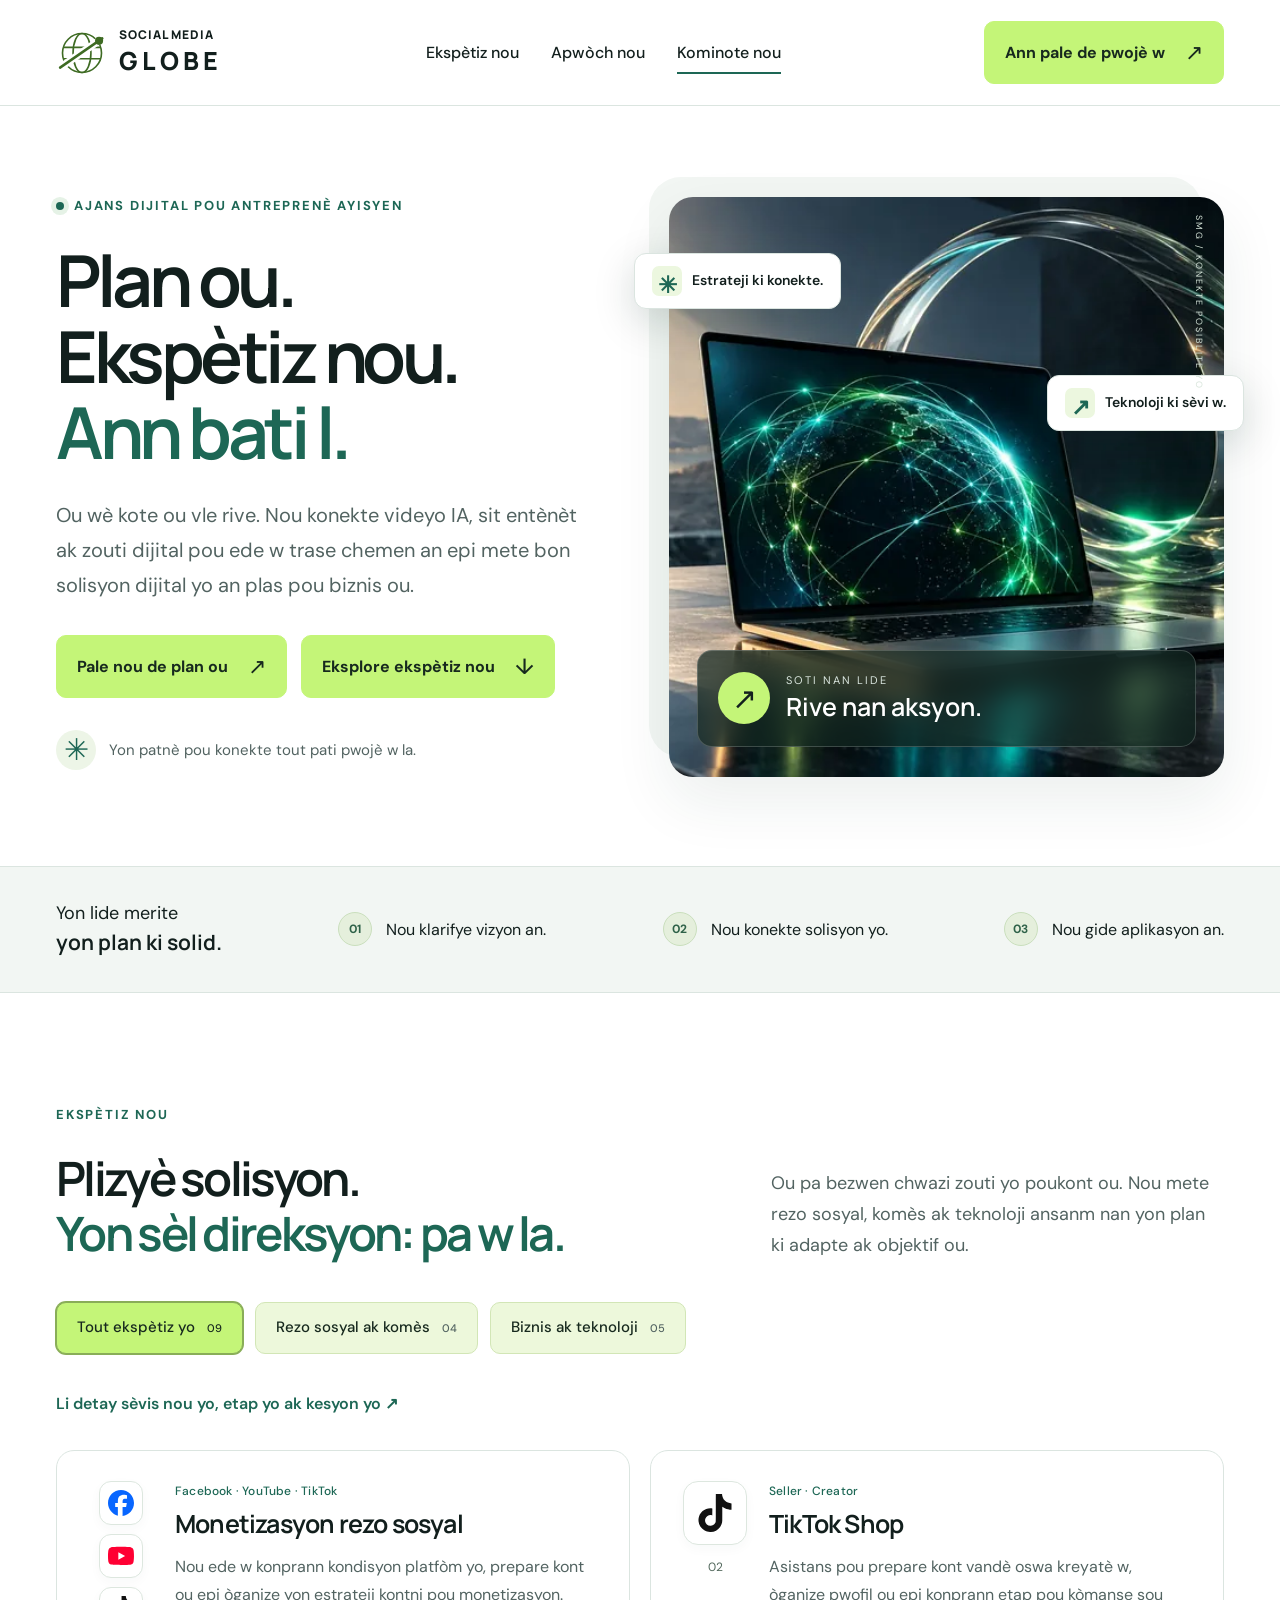
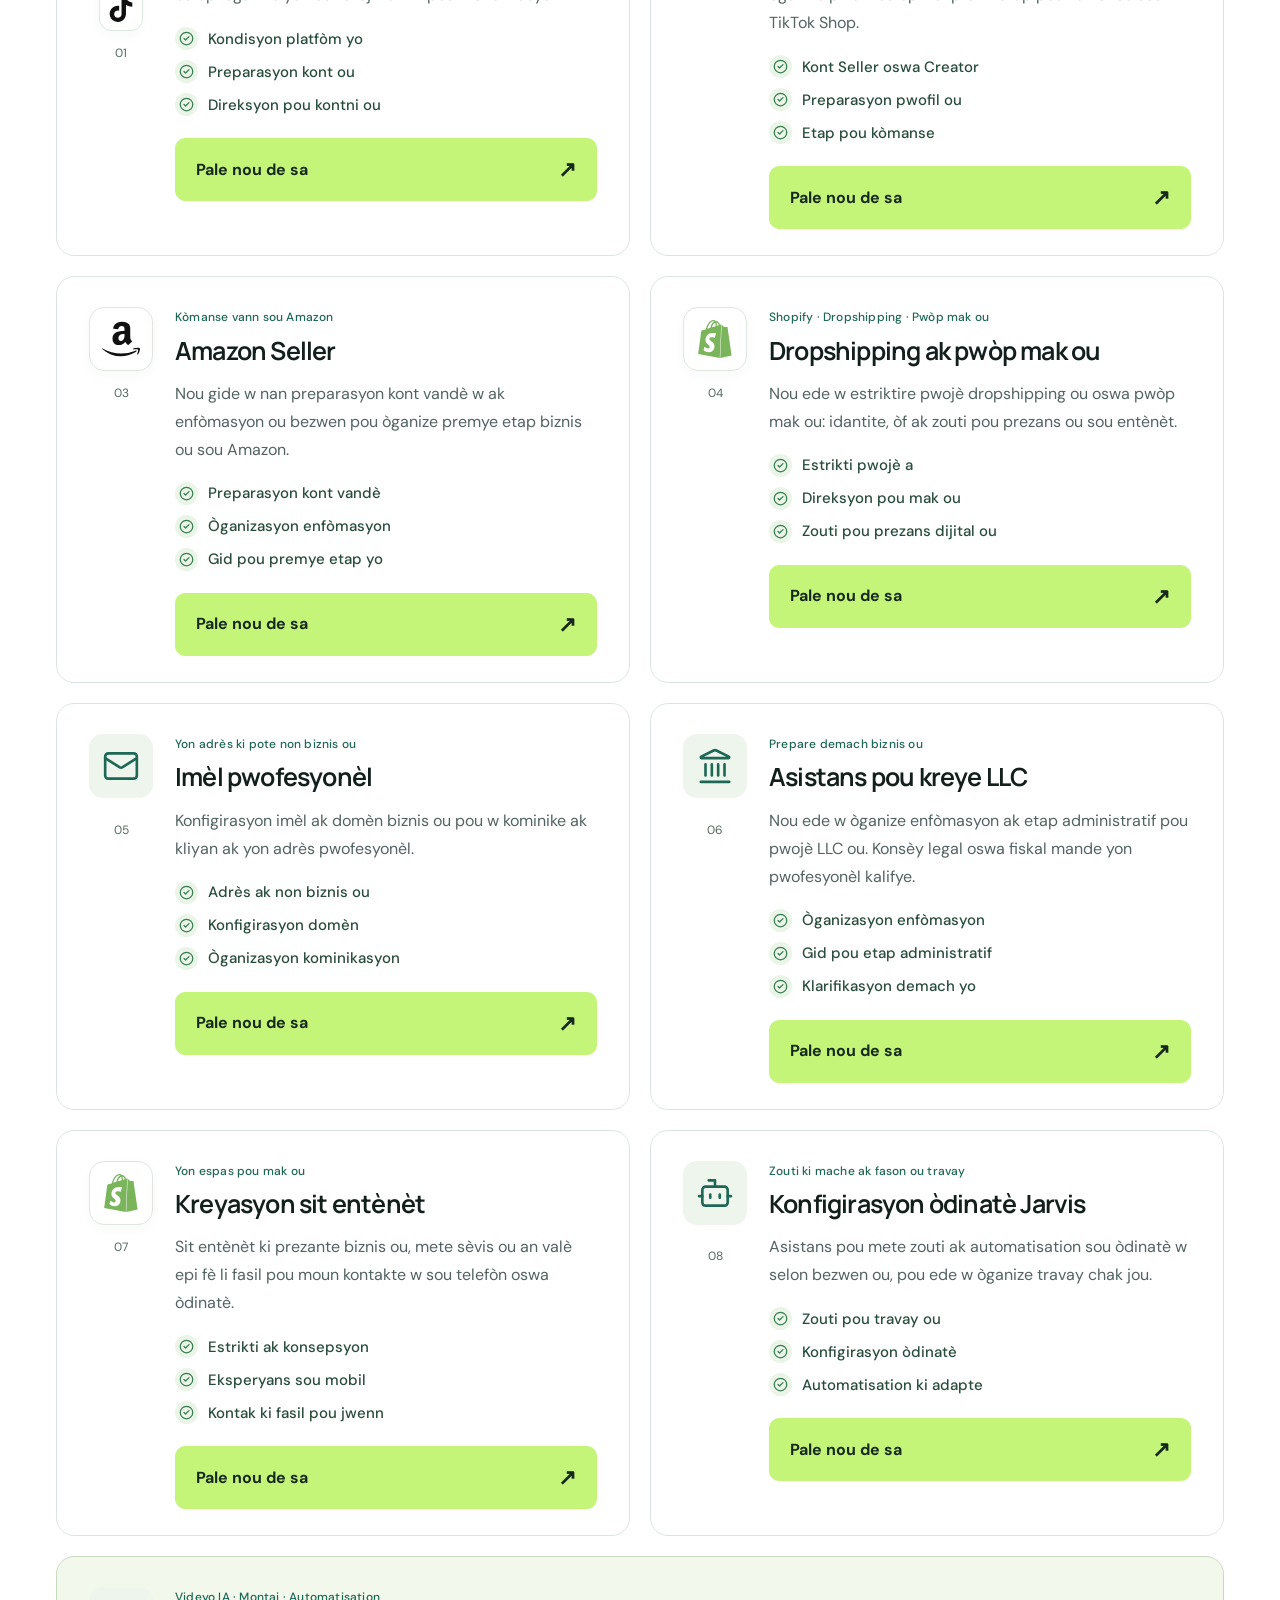
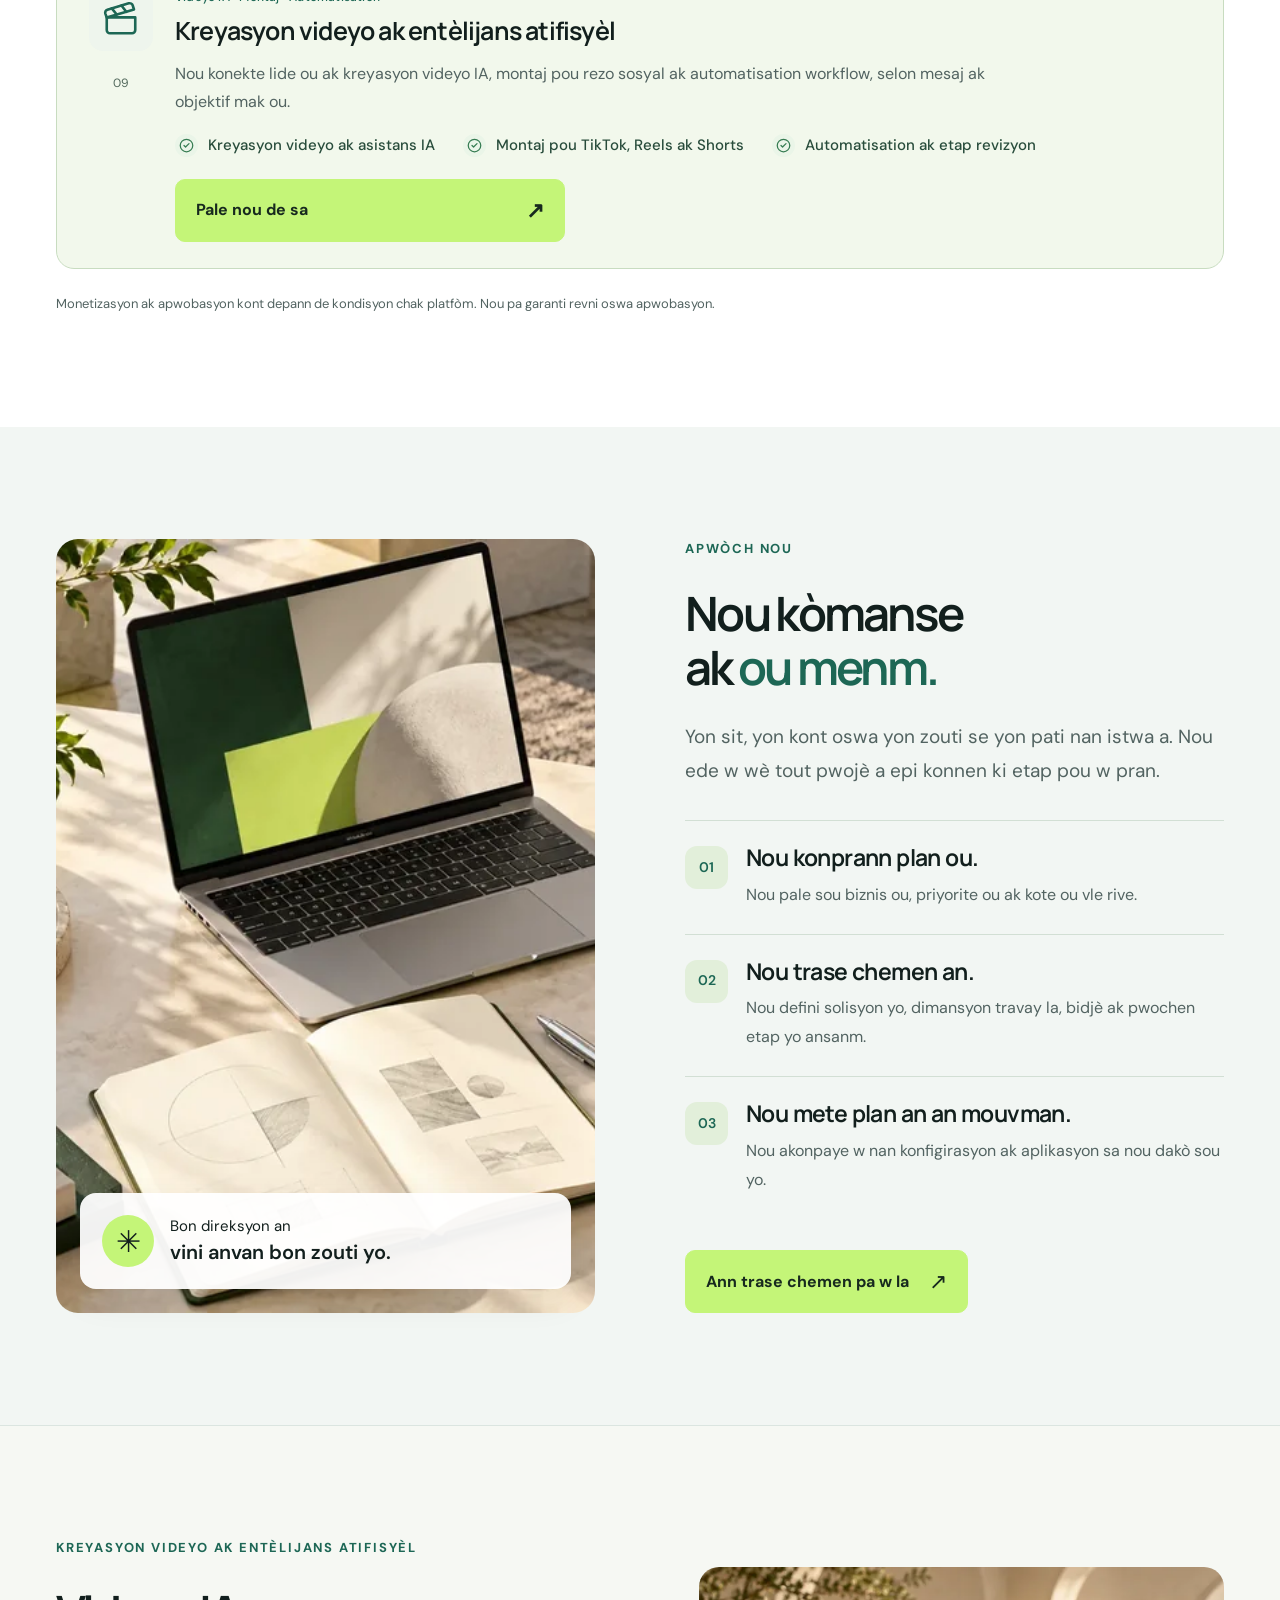
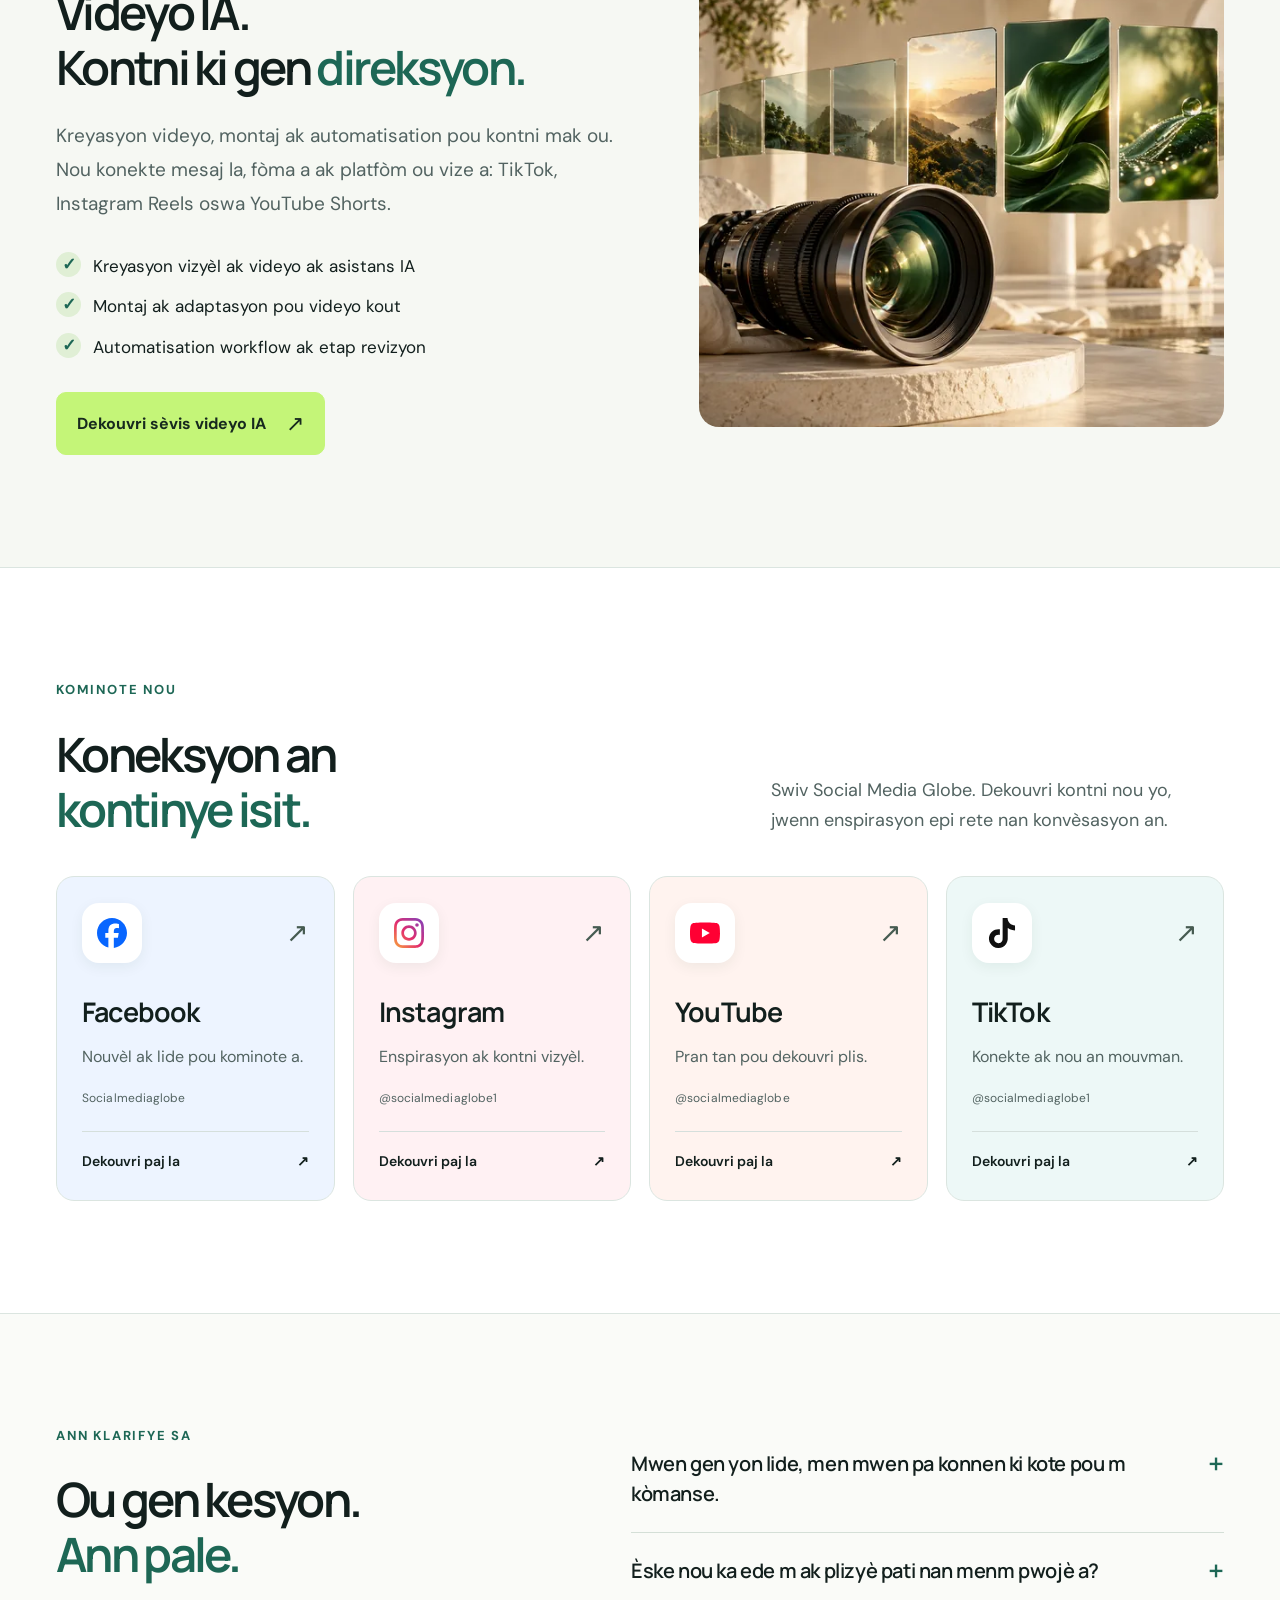
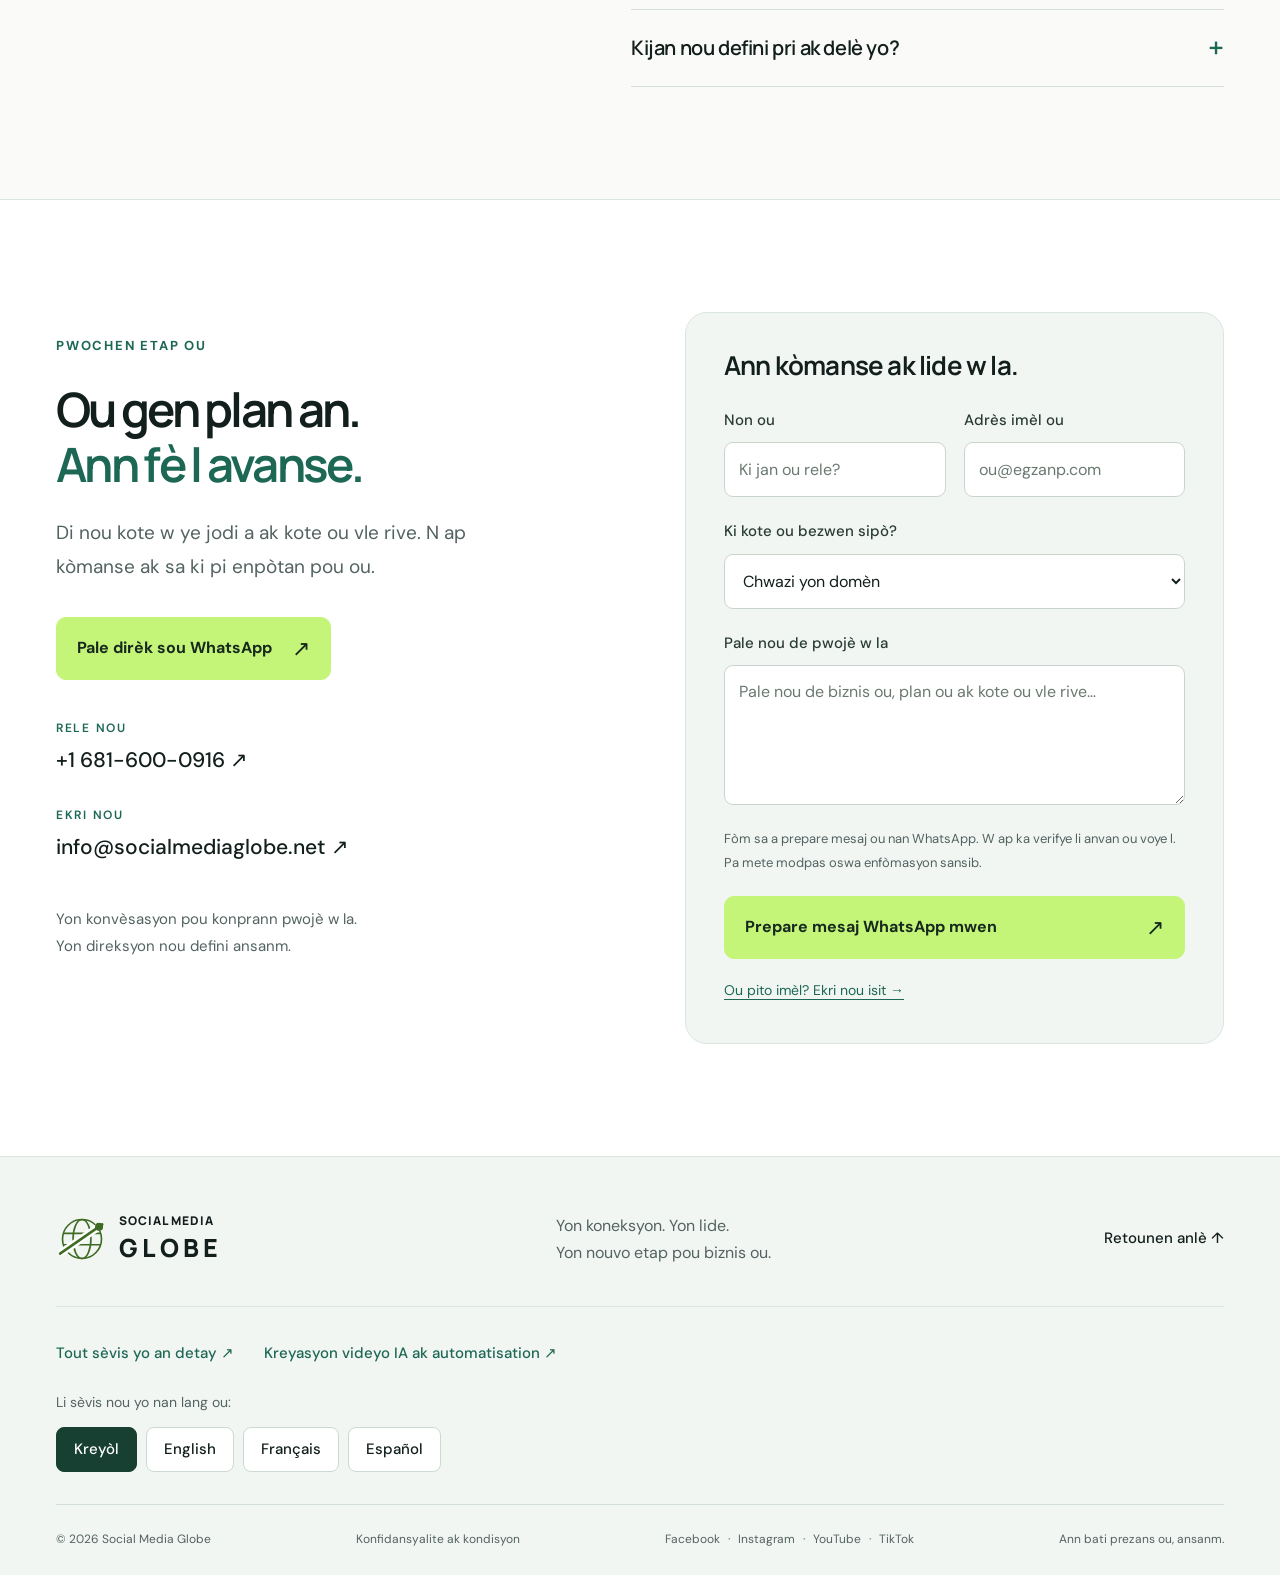
<file: index.html>
<!doctype html>
<html lang="ht">
  <head>
    <meta charset="utf-8" />
    <meta name="viewport" content="width=device-width,initial-scale=1" />
    <meta name="theme-color" content="#ffffff" />

    <link rel="icon" href="logo/favicon-source.svg" type="image/svg+xml" />

    <script src="/assets/site.min.js?v=20261018-buttons" defer></script>
    <title>
      Ajans dijital, videyo IA ak Shopify pou antreprenè ayisyen | Social Media
      Globe
    </title>
    <meta
      name="description"
      content="Social Media Globe ede w ak videyo IA, montaj, automatisation, Shopify, Amazon Seller, TikTok Shop, monetizasyon ak sit entènèt. Pale nou de pwojè w."
    />
    <link rel="canonical" href="https://socialmediaglobe.net/" />
    <meta name="robots" content="index,follow,max-image-preview:large" />
    <meta property="og:type" content="website" />
    <meta property="og:site_name" content="Social Media Globe" />
    <meta
      property="og:title"
      content="Ajans dijital, videyo IA ak Shopify pou antreprenè ayisyen"
    />
    <meta
      property="og:description"
      content="Social Media Globe ede w ak videyo IA, montaj, automatisation, Shopify, Amazon Seller, TikTok Shop, monetizasyon ak sit entènèt. Pale nou de pwojè w."
    />
    <meta property="og:url" content="https://socialmediaglobe.net/" />
    <meta property="og:locale" content="ht_HT" />
    <meta
      property="og:image"
      content="https://socialmediaglobe.net/assets/social-preview.jpg"
    />
    <meta property="og:image:width" content="1200" />
    <meta property="og:image:height" content="630" />
    <meta
      property="og:image:alt"
      content="Social Media Globe — digital technology workspace"
    />
    <meta name="twitter:card" content="summary_large_image" />
    <meta
      name="twitter:title"
      content="Ajans dijital, videyo IA ak Shopify pou antreprenè ayisyen"
    />
    <meta
      name="twitter:description"
      content="Social Media Globe ede w ak videyo IA, montaj, automatisation, Shopify, Amazon Seller, TikTok Shop, monetizasyon ak sit entènèt. Pale nou de pwojè w."
    />
    <meta
      name="twitter:image"
      content="https://socialmediaglobe.net/assets/social-preview.jpg"
    />
    <script type="application/ld+json">
      {
        "@context": "https://schema.org",
        "@graph": [
          {
            "@type": "Organization",
            "@id": "https://socialmediaglobe.net/#organization",
            "name": "Social Media Globe",
            "url": "https://socialmediaglobe.net/",
            "logo": {
              "@type": "ImageObject",
              "url": "https://socialmediaglobe.net/assets/brand-logo.svg",
              "width": 256,
              "height": 256
            },
            "email": "info@socialmediaglobe.net",
            "telephone": "+1-681-600-0916",
            "sameAs": [
              "https://www.facebook.com/people/Socialmediaglobe/61588999744707/",
              "https://www.instagram.com/socialmediaglobe1",
              "https://www.youtube.com/@socialmediaglobe",
              "https://www.tiktok.com/@socialmediaglobe1"
            ]
          },
          {
            "@type": "WebSite",
            "@id": "https://socialmediaglobe.net/#website",
            "url": "https://socialmediaglobe.net/",
            "name": "Social Media Globe",
            "publisher": {
              "@id": "https://socialmediaglobe.net/#organization"
            },
            "inLanguage": ["ht", "en", "fr", "es"]
          },
          {
            "@type": "WebPage",
            "@id": "https://socialmediaglobe.net/#webpage",
            "url": "https://socialmediaglobe.net/",
            "name": "Ajans dijital, videyo IA ak Shopify pou antreprenè ayisyen",
            "description": "Social Media Globe ede w ak videyo IA, montaj, automatisation, Shopify, Amazon Seller, TikTok Shop, monetizasyon ak sit entènèt. Pale nou de pwojè w.",
            "inLanguage": "ht",
            "isPartOf": { "@id": "https://socialmediaglobe.net/#website" },
            "about": { "@id": "https://socialmediaglobe.net/#organization" }
          }
        ]
      }
    </script>

    <link
      rel="preload"
      href="/assets/fonts/dm-sans-latin.woff2"
      as="font"
      type="font/woff2"
      crossorigin
    />
    <link
      rel="preload"
      href="/assets/fonts/manrope-latin.woff2"
      as="font"
      type="font/woff2"
      crossorigin
    />
    <link rel="stylesheet" href="/assets/site.min.css?v=20261018-buttons" />
    <meta
      name="google-site-verification"
      content="HUfs2sruEH563W9azUWdY2dxQSVAnnY-bIjOyspO7xg"
    />
  </head>
  <body id="top">
    <a class="skip" href="#main">Ale nan kontni an</a>
    <div class="scroll-progress" aria-hidden="true"></div>
    <header class="header">
      <div class="wrap nav">
        <a class="brand" href="/"
          ><img src="logo-icon.svg" width="52" height="52" alt="" /><span
            >SOCIAL MEDIA<span class="brand-second">GLOBE</span></span
          ></a
        >
        <nav id="navigation" aria-label="Navigasyon prensipal">
          <a href="/#services">Ekspètiz nou</a
          ><a href="/#approach">Apwòch nou</a
          ><a href="/#social">Kominote nou</a>
        </nav>
        <a class="button nav-button primary" href="/#contact"
          >Ann pale de pwojè w <span>↗</span></a
        ><button
          class="menu-toggle"
          aria-label="Louvri meni an"
          aria-expanded="false"
          aria-controls="navigation"
        >
          <span></span><span></span>
        </button>
      </div>
    </header>
    <main id="main">
      <section class="hero wrap">
        <div class="hero-copy">
          <p class="eyebrow">
            <span class="status-dot"></span> AJANS DIJITAL POU ANTREPRENÈ
            AYISYEN
          </p>
          <h1>Plan ou.<br />Ekspètiz nou.<br /><em>Ann bati l.</em></h1>
          <p class="hero-description">
            Ou wè kote ou vle rive. Nou konekte videyo IA, sit entènèt ak zouti
            dijital pou ede w trase chemen an epi mete bon solisyon dijital yo
            an plas pou biznis ou.
          </p>
          <div class="actions">
            <a class="button primary" href="#contact"
              >Pale nou de plan ou <span>↗</span></a
            ><a class="button secondary" href="#services"
              >Eksplore ekspètiz nou <span>↓</span></a
            >
          </div>
          <p class="hero-note">
            <span class="mini-orbit" aria-hidden="true">✳</span> Yon patnè pou
            konekte tout pati pwojè w la.
          </p>
        </div>
        <div class="hero-visual">
          <img
            class="hero-photo"
            src="assets/digital-workspace.webp"
            srcset="
              assets/digital-workspace-768.webp   768w,
              assets/digital-workspace-1024.webp 1024w,
              assets/digital-workspace.webp      1536w
            "
            sizes="(max-width: 700px) calc(100vw - 40px), (max-width: 980px) 46vw, 47vw"
            width="1536"
            height="1024"
            alt="Konpozisyon vizyèl yon òdinatè ak koneksyon dijital an limyè"
            fetchpriority="high"
          />
          <div class="visual-caption">
            <span class="caption-orbit" aria-hidden="true">↗</span>
            <div>
              <span>SOTI NAN LIDE</span><strong>Rive nan aksyon.</strong>
            </div>
          </div>
          <a class="floating-chip chip-one" href="#approach"
            ><span class="chip-icon">✳</span> Estrateji ki konekte.</a
          ><a class="floating-chip chip-two" href="#services"
            ><span class="chip-icon">↗</span> Teknoloji ki sèvi w.</a
          ><span class="image-index" aria-hidden="true"
            >SMG / KONEKTE POSIBLITE YO</span
          >
        </div>
      </section>
      <section class="vision-strip">
        <div class="wrap">
          <p>Yon lide merite<br /><strong>yon plan ki solid.</strong></p>
          <div><span>01</span> Nou klarifye vizyon an.</div>
          <div><span>02</span> Nou konekte solisyon yo.</div>
          <div><span>03</span> Nou gide aplikasyon an.</div>
        </div>
      </section>
      <section class="section wrap" id="services">
        <div class="section-heading">
          <div>
            <p class="eyebrow">EKSPÈTIZ NOU</p>
            <h2>Plizyè solisyon.<br /><em>Yon sèl direksyon: pa w la.</em></h2>
          </div>
          <p>
            Ou pa bezwen chwazi zouti yo poukont ou. Nou mete rezo sosyal, komès
            ak teknoloji ansanm nan yon plan ki adapte ak objektif ou.
          </p>
        </div>
        <div class="filters" role="group" aria-label="Filtre domèn ekspètiz yo">
          <button class="filter active" data-filter="all" aria-pressed="true">
            Tout ekspètiz yo <span>09</span></button
          ><button class="filter" data-filter="commerce" aria-pressed="false">
            Rezo sosyal ak komès <span>04</span></button
          ><button class="filter" data-filter="business" aria-pressed="false">
            Biznis ak teknoloji <span>05</span>
          </button>
        </div>
        <p class="service-guide-link">
          <a href="/services/ht/"
            >Li detay sèvis nou yo, etap yo ak kesyon yo ↗</a
          >
        </p>
        <div class="services">
          <article class="service" data-category="commerce">
            <div class="service-top">
              <div class="platform-stack multi-platform">
                <span class="platform-badge" title="Facebook"
                  ><svg
                    class="service-platform-logo"
                    data-platform="facebook"
                    aria-hidden="true"
                    viewBox="0 0 24 24"
                    xmlns="http://www.w3.org/2000/svg"
                  >
                    <path
                      fill="#0866ff"
                      d="M9.101 23.691v-7.98H6.627v-3.667h2.474v-1.58c0-4.085 1.848-5.978 5.858-5.978.401 0 .955.042 1.468.103a8.68 8.68 0 0 1 1.141.195v3.325a8.623 8.623 0 0 0-.653-.036 26.805 26.805 0 0 0-.733-.009c-.707 0-1.259.096-1.675.309a1.686 1.686 0 0 0-.679.622c-.258.42-.374.995-.374 1.752v1.297h3.919l-.386 2.103-.287 1.564h-3.246v8.245C19.396 23.238 24 18.179 24 12.044c0-6.627-5.373-12-12-12s-12 5.373-12 12c0 5.628 3.874 10.35 9.101 11.647Z"
                    /></svg></span
                ><span class="platform-badge" title="YouTube"
                  ><svg
                    class="service-platform-logo"
                    data-platform="youtube"
                    aria-hidden="true"
                    viewBox="0 0 24 24"
                    xmlns="http://www.w3.org/2000/svg"
                  >
                    <path
                      fill="#ff0033"
                      d="M23.498 6.186a3.016 3.016 0 0 0-2.122-2.136C19.505 3.545 12 3.545 12 3.545s-7.505 0-9.377.505A3.017 3.017 0 0 0 .502 6.186C0 8.07 0 12 0 12s0 3.93.502 5.814a3.016 3.016 0 0 0 2.122 2.136c1.871.505 9.376.505 9.376.505s7.505 0 9.377-.505a3.015 3.015 0 0 0 2.122-2.136C24 15.93 24 12 24 12s0-3.93-.502-5.814zM9.545 15.568V8.432L15.818 12l-6.273 3.568z"
                    /></svg></span
                ><span class="platform-badge" title="TikTok"
                  ><svg
                    class="service-platform-logo"
                    data-platform="tiktok"
                    aria-hidden="true"
                    viewBox="0 0 24 24"
                    xmlns="http://www.w3.org/2000/svg"
                  >
                    <path
                      fill="#111111"
                      d="M12.525.02c1.31-.02 2.61-.01 3.91-.02.08 1.53.63 3.09 1.75 4.17 1.12 1.11 2.7 1.62 4.24 1.79v4.03c-1.44-.05-2.89-.35-4.2-.97-.57-.26-1.1-.59-1.62-.93-.01 2.92.01 5.84-.02 8.75-.08 1.4-.54 2.79-1.35 3.94-1.31 1.92-3.58 3.17-5.91 3.21-1.43.08-2.86-.31-4.08-1.03-2.02-1.19-3.44-3.37-3.65-5.71-.02-.5-.03-1-.01-1.49.18-1.9 1.12-3.72 2.58-4.96 1.66-1.44 3.98-2.13 6.15-1.72.02 1.48-.04 2.96-.04 4.44-.99-.32-2.15-.23-3.02.37-.63.41-1.11 1.04-1.36 1.75-.21.51-.15 1.07-.14 1.61.24 1.64 1.82 3.02 3.5 2.87 1.12-.01 2.19-.66 2.77-1.61.19-.33.4-.67.41-1.06.1-1.79.06-3.57.07-5.36.01-4.03-.01-8.05.02-12.07z"
                    /></svg
                ></span>
              </div>
              <span>01</span>
            </div>
            <p class="service-category">Facebook · YouTube · TikTok</p>
            <h3>Monetizasyon rezo sosyal</h3>
            <p>
              Nou ede w konprann kondisyon platfòm yo, prepare kont ou epi
              òganize yon estrateji kontni pou monetizasyon.
            </p>
            <ul class="service-bullets">
              <li>
                <span class="point-check" aria-hidden="true"
                  ><svg
                    aria-hidden="true"
                    xmlns="http://www.w3.org/2000/svg"
                    width="24"
                    height="24"
                    viewBox="0 0 24 24"
                    fill="none"
                    stroke="currentColor"
                    stroke-width="2"
                    stroke-linecap="round"
                    stroke-linejoin="round"
                  >
                    <circle cx="12" cy="12" r="10" />
                    <path d="m16 9-5.5 5.5L8 12" />
                  </svg> </span
                ><span>Kondisyon platfòm yo</span>
              </li>
              <li>
                <span class="point-check" aria-hidden="true"
                  ><svg
                    aria-hidden="true"
                    xmlns="http://www.w3.org/2000/svg"
                    width="24"
                    height="24"
                    viewBox="0 0 24 24"
                    fill="none"
                    stroke="currentColor"
                    stroke-width="2"
                    stroke-linecap="round"
                    stroke-linejoin="round"
                  >
                    <circle cx="12" cy="12" r="10" />
                    <path d="m16 9-5.5 5.5L8 12" />
                  </svg> </span
                ><span>Preparasyon kont ou</span>
              </li>
              <li>
                <span class="point-check" aria-hidden="true"
                  ><svg
                    aria-hidden="true"
                    xmlns="http://www.w3.org/2000/svg"
                    width="24"
                    height="24"
                    viewBox="0 0 24 24"
                    fill="none"
                    stroke="currentColor"
                    stroke-width="2"
                    stroke-linecap="round"
                    stroke-linejoin="round"
                  >
                    <circle cx="12" cy="12" r="10" />
                    <path d="m16 9-5.5 5.5L8 12" />
                  </svg> </span
                ><span>Direksyon pou kontni ou</span>
              </li>
            </ul>
            <a
              class="service-cta"
              data-service="Monetizasyon rezo sosyal"
              href="https://wa.me/16816000916?text=Bonjou%20Social%20Media%20Globe!%20Mwen%20ta%20renmen%20yon%20konsiltasyon%20pou%20s%C3%A8vis%20sa%20a%3A%20Monetizasyon%20rezo%20sosyal.%0A%0AMwen%20bezwen%20%C3%A8d%20pou%20konprann%20kondisyon%20monetizasyon%20ak%20prepare%20yon%20plan%20kontni%20pou%20kont%20mwen.%0A%0A%C3%88ske%20nou%20ka%20esplike%20m%20etap%20yo%2C%20enf%C3%B2masyon%20mwen%20dwe%20prepare%20ak%20kondisyon%20s%C3%A8vis%20la%3F"
              target="_blank"
              rel="noopener noreferrer"
              ><span class="service-cta-label">Pale nou de sa</span
              ><span class="service-cta-arrow" aria-hidden="true">↗</span></a
            >
          </article>
          <article class="service" data-category="commerce">
            <div class="service-top">
              <div class="platform-stack">
                <span class="platform-badge" title="TikTok"
                  ><svg
                    class="service-platform-logo"
                    data-platform="tiktok"
                    aria-hidden="true"
                    viewBox="0 0 24 24"
                    xmlns="http://www.w3.org/2000/svg"
                  >
                    <path
                      fill="#111111"
                      d="M12.525.02c1.31-.02 2.61-.01 3.91-.02.08 1.53.63 3.09 1.75 4.17 1.12 1.11 2.7 1.62 4.24 1.79v4.03c-1.44-.05-2.89-.35-4.2-.97-.57-.26-1.1-.59-1.62-.93-.01 2.92.01 5.84-.02 8.75-.08 1.4-.54 2.79-1.35 3.94-1.31 1.92-3.58 3.17-5.91 3.21-1.43.08-2.86-.31-4.08-1.03-2.02-1.19-3.44-3.37-3.65-5.71-.02-.5-.03-1-.01-1.49.18-1.9 1.12-3.72 2.58-4.96 1.66-1.44 3.98-2.13 6.15-1.72.02 1.48-.04 2.96-.04 4.44-.99-.32-2.15-.23-3.02.37-.63.41-1.11 1.04-1.36 1.75-.21.51-.15 1.07-.14 1.61.24 1.64 1.82 3.02 3.5 2.87 1.12-.01 2.19-.66 2.77-1.61.19-.33.4-.67.41-1.06.1-1.79.06-3.57.07-5.36.01-4.03-.01-8.05.02-12.07z"
                    /></svg
                ></span>
              </div>
              <span>02</span>
            </div>
            <p class="service-category">Seller · Creator</p>
            <h3>TikTok Shop</h3>
            <p>
              Asistans pou prepare kont vandè oswa kreyatè w, òganize pwofil ou
              epi konprann etap pou kòmanse sou TikTok Shop.
            </p>
            <ul class="service-bullets">
              <li>
                <span class="point-check" aria-hidden="true"
                  ><svg
                    aria-hidden="true"
                    xmlns="http://www.w3.org/2000/svg"
                    width="24"
                    height="24"
                    viewBox="0 0 24 24"
                    fill="none"
                    stroke="currentColor"
                    stroke-width="2"
                    stroke-linecap="round"
                    stroke-linejoin="round"
                  >
                    <circle cx="12" cy="12" r="10" />
                    <path d="m16 9-5.5 5.5L8 12" />
                  </svg> </span
                ><span>Kont Seller oswa Creator</span>
              </li>
              <li>
                <span class="point-check" aria-hidden="true"
                  ><svg
                    aria-hidden="true"
                    xmlns="http://www.w3.org/2000/svg"
                    width="24"
                    height="24"
                    viewBox="0 0 24 24"
                    fill="none"
                    stroke="currentColor"
                    stroke-width="2"
                    stroke-linecap="round"
                    stroke-linejoin="round"
                  >
                    <circle cx="12" cy="12" r="10" />
                    <path d="m16 9-5.5 5.5L8 12" />
                  </svg> </span
                ><span>Preparasyon pwofil ou</span>
              </li>
              <li>
                <span class="point-check" aria-hidden="true"
                  ><svg
                    aria-hidden="true"
                    xmlns="http://www.w3.org/2000/svg"
                    width="24"
                    height="24"
                    viewBox="0 0 24 24"
                    fill="none"
                    stroke="currentColor"
                    stroke-width="2"
                    stroke-linecap="round"
                    stroke-linejoin="round"
                  >
                    <circle cx="12" cy="12" r="10" />
                    <path d="m16 9-5.5 5.5L8 12" />
                  </svg> </span
                ><span>Etap pou kòmanse</span>
              </li>
            </ul>
            <a
              class="service-cta"
              data-service="TikTok Shop"
              href="https://wa.me/16816000916?text=Bonjou%20Social%20Media%20Globe!%20Mwen%20ta%20renmen%20yon%20konsiltasyon%20pou%20s%C3%A8vis%20sa%20a%3A%20TikTok%20Shop.%0A%0AMwen%20bezwen%20%C3%A8d%20pou%20prepare%20yon%20pwoj%C3%A8%20TikTok%20Shop%20Seller%20oswa%20Creator.%0A%0A%C3%88ske%20nou%20ka%20esplike%20m%20etap%20yo%2C%20enf%C3%B2masyon%20mwen%20dwe%20prepare%20ak%20kondisyon%20s%C3%A8vis%20la%3F"
              target="_blank"
              rel="noopener noreferrer"
              ><span class="service-cta-label">Pale nou de sa</span
              ><span class="service-cta-arrow" aria-hidden="true">↗</span></a
            >
          </article>
          <article class="service" data-category="commerce">
            <div class="service-top">
              <div class="platform-stack">
                <span class="platform-badge" title="Amazon"
                  ><svg
                    class="service-platform-logo"
                    data-platform="amazon"
                    aria-hidden="true"
                    viewBox="0 0 24 24"
                    xmlns="http://www.w3.org/2000/svg"
                  >
                    <path
                      fill="#111111"
                      d="M.045 18.02c.072-.116.187-.124.348-.022 3.636 2.11 7.594 3.166 11.87 3.166 2.852 0 5.668-.533 8.447-1.595l.315-.14c.138-.06.234-.1.293-.13.226-.088.39-.046.525.13.12.174.09.336-.12.48-.256.19-.6.41-1.006.654-1.244.743-2.64 1.316-4.185 1.726a17.617 17.617 0 01-10.951-.577 17.88 17.88 0 01-5.43-3.35c-.1-.074-.151-.15-.151-.22 0-.047.021-.09.051-.13zm6.565-6.218c0-1.005.247-1.863.743-2.577.495-.71 1.17-1.25 2.04-1.615.796-.335 1.756-.575 2.912-.72.39-.046 1.033-.103 1.92-.174v-.37c0-.93-.105-1.558-.3-1.875-.302-.43-.78-.65-1.44-.65h-.182c-.48.046-.896.196-1.246.46-.35.27-.575.63-.675 1.096-.06.3-.206.465-.435.51l-2.52-.315c-.248-.06-.372-.18-.372-.39 0-.046.007-.09.022-.15.247-1.29.855-2.25 1.82-2.88.976-.616 2.1-.975 3.39-1.05h.54c1.65 0 2.957.434 3.888 1.29.135.15.27.3.405.48.12.165.224.314.283.45.075.134.15.33.195.57.06.254.105.42.135.51.03.104.062.3.076.615.01.313.02.493.02.553v5.28c0 .376.06.72.165 1.036.105.313.21.54.315.674l.51.674c.09.136.136.256.136.36 0 .12-.06.226-.18.314-1.2 1.05-1.86 1.62-1.963 1.71-.165.135-.375.15-.63.045a6.062 6.062 0 01-.526-.496l-.31-.347a9.391 9.391 0 01-.317-.42l-.3-.435c-.81.886-1.603 1.44-2.4 1.665-.494.15-1.093.227-1.83.227-1.11 0-2.04-.343-2.76-1.034-.72-.69-1.08-1.665-1.08-2.94l-.05-.076zm3.753-.438c0 .566.14 1.02.425 1.364.285.34.675.512 1.155.512.045 0 .106-.007.195-.02.09-.016.134-.023.166-.023.614-.16 1.08-.553 1.424-1.178.165-.28.285-.58.36-.91.09-.32.12-.59.135-.8.015-.195.015-.54.015-1.005v-.54c-.84 0-1.484.06-1.92.18-1.275.36-1.92 1.17-1.92 2.43l-.035-.02zm9.162 7.027c.03-.06.075-.11.132-.17.362-.243.714-.41 1.05-.5a8.094 8.094 0 011.612-.24c.14-.012.28 0 .41.03.65.06 1.05.168 1.172.33.063.09.099.228.099.39v.15c0 .51-.149 1.11-.424 1.8-.278.69-.664 1.248-1.156 1.68-.073.06-.14.09-.197.09-.03 0-.06 0-.09-.012-.09-.044-.107-.12-.064-.24.54-1.26.806-2.143.806-2.64 0-.15-.03-.27-.087-.344-.145-.166-.55-.257-1.224-.257-.243 0-.533.016-.87.046-.363.045-.7.09-1 .135-.09 0-.148-.014-.18-.044-.03-.03-.036-.047-.02-.077 0-.017.006-.03.02-.063v-.06z"
                    /></svg
                ></span>
              </div>
              <span>03</span>
            </div>
            <p class="service-category">Kòmanse vann sou Amazon</p>
            <h3>Amazon Seller</h3>
            <p>
              Nou gide w nan preparasyon kont vandè w ak enfòmasyon ou bezwen
              pou òganize premye etap biznis ou sou Amazon.
            </p>
            <ul class="service-bullets">
              <li>
                <span class="point-check" aria-hidden="true"
                  ><svg
                    aria-hidden="true"
                    xmlns="http://www.w3.org/2000/svg"
                    width="24"
                    height="24"
                    viewBox="0 0 24 24"
                    fill="none"
                    stroke="currentColor"
                    stroke-width="2"
                    stroke-linecap="round"
                    stroke-linejoin="round"
                  >
                    <circle cx="12" cy="12" r="10" />
                    <path d="m16 9-5.5 5.5L8 12" />
                  </svg> </span
                ><span>Preparasyon kont vandè</span>
              </li>
              <li>
                <span class="point-check" aria-hidden="true"
                  ><svg
                    aria-hidden="true"
                    xmlns="http://www.w3.org/2000/svg"
                    width="24"
                    height="24"
                    viewBox="0 0 24 24"
                    fill="none"
                    stroke="currentColor"
                    stroke-width="2"
                    stroke-linecap="round"
                    stroke-linejoin="round"
                  >
                    <circle cx="12" cy="12" r="10" />
                    <path d="m16 9-5.5 5.5L8 12" />
                  </svg> </span
                ><span>Òganizasyon enfòmasyon</span>
              </li>
              <li>
                <span class="point-check" aria-hidden="true"
                  ><svg
                    aria-hidden="true"
                    xmlns="http://www.w3.org/2000/svg"
                    width="24"
                    height="24"
                    viewBox="0 0 24 24"
                    fill="none"
                    stroke="currentColor"
                    stroke-width="2"
                    stroke-linecap="round"
                    stroke-linejoin="round"
                  >
                    <circle cx="12" cy="12" r="10" />
                    <path d="m16 9-5.5 5.5L8 12" />
                  </svg> </span
                ><span>Gid pou premye etap yo</span>
              </li>
            </ul>
            <a
              class="service-cta"
              data-service="Amazon Seller"
              href="https://wa.me/16816000916?text=Bonjou%20Social%20Media%20Globe!%20Mwen%20ta%20renmen%20yon%20konsiltasyon%20pou%20s%C3%A8vis%20sa%20a%3A%20Amazon%20Seller.%0A%0AMwen%20bezwen%20%C3%A8d%20pou%20%C3%B2ganize%20premye%20etap%20yon%20pwoj%C3%A8%20Amazon%20Seller.%0A%0A%C3%88ske%20nou%20ka%20esplike%20m%20etap%20yo%2C%20enf%C3%B2masyon%20mwen%20dwe%20prepare%20ak%20kondisyon%20s%C3%A8vis%20la%3F"
              target="_blank"
              rel="noopener noreferrer"
              ><span class="service-cta-label">Pale nou de sa</span
              ><span class="service-cta-arrow" aria-hidden="true">↗</span></a
            >
          </article>
          <article class="service" data-category="commerce">
            <div class="service-top">
              <div class="platform-stack">
                <span class="platform-badge" title="Shopify"
                  ><svg
                    class="service-platform-logo"
                    data-platform="shopify"
                    aria-hidden="true"
                    viewBox="0 0 24 24"
                    xmlns="http://www.w3.org/2000/svg"
                  >
                    <path
                      fill="#7ab55c"
                      d="M15.337 23.979l7.216-1.561s-2.604-17.613-2.625-17.73c-.018-.116-.114-.192-.211-.192s-1.929-.136-1.929-.136-1.275-1.274-1.439-1.411c-.045-.037-.075-.057-.121-.074l-.914 21.104h.023zM11.71 11.305s-.81-.424-1.774-.424c-1.447 0-1.504.906-1.504 1.141 0 1.232 3.24 1.715 3.24 4.629 0 2.295-1.44 3.76-3.406 3.76-2.354 0-3.54-1.465-3.54-1.465l.646-2.086s1.245 1.066 2.28 1.066c.675 0 .975-.545.975-.932 0-1.619-2.654-1.694-2.654-4.359-.034-2.237 1.571-4.416 4.827-4.416 1.257 0 1.875.361 1.875.361l-.945 2.715-.02.01zM11.17.83c.136 0 .271.038.405.135-.984.465-2.064 1.639-2.508 3.992-.656.213-1.293.405-1.889.578C7.697 3.75 8.951.84 11.17.84V.83zm1.235 2.949v.135c-.754.232-1.583.484-2.394.736.466-1.777 1.333-2.645 2.085-2.971.193.501.309 1.176.309 2.1zm.539-2.234c.694.074 1.141.867 1.429 1.755-.349.114-.735.231-1.158.366v-.252c0-.752-.096-1.371-.271-1.871v.002zm2.992 1.289c-.02 0-.06.021-.078.021s-.289.075-.714.21c-.423-1.233-1.176-2.37-2.508-2.37h-.115C12.135.209 11.669 0 11.265 0 8.159 0 6.675 3.877 6.21 5.846c-1.194.365-2.063.636-2.16.674-.675.213-.694.232-.772.87-.075.462-1.83 14.063-1.83 14.063L15.009 24l.927-21.166z"
                    /></svg
                ></span>
              </div>
              <span>04</span>
            </div>
            <p class="service-category">Shopify · Dropshipping · Pwòp mak ou</p>
            <h3>Dropshipping ak pwòp mak ou</h3>
            <p>
              Nou ede w estriktire pwojè dropshipping ou oswa pwòp mak ou:
              idantite, òf ak zouti pou prezans ou sou entènèt.
            </p>
            <ul class="service-bullets">
              <li>
                <span class="point-check" aria-hidden="true"
                  ><svg
                    aria-hidden="true"
                    xmlns="http://www.w3.org/2000/svg"
                    width="24"
                    height="24"
                    viewBox="0 0 24 24"
                    fill="none"
                    stroke="currentColor"
                    stroke-width="2"
                    stroke-linecap="round"
                    stroke-linejoin="round"
                  >
                    <circle cx="12" cy="12" r="10" />
                    <path d="m16 9-5.5 5.5L8 12" />
                  </svg> </span
                ><span>Estrikti pwojè a</span>
              </li>
              <li>
                <span class="point-check" aria-hidden="true"
                  ><svg
                    aria-hidden="true"
                    xmlns="http://www.w3.org/2000/svg"
                    width="24"
                    height="24"
                    viewBox="0 0 24 24"
                    fill="none"
                    stroke="currentColor"
                    stroke-width="2"
                    stroke-linecap="round"
                    stroke-linejoin="round"
                  >
                    <circle cx="12" cy="12" r="10" />
                    <path d="m16 9-5.5 5.5L8 12" />
                  </svg> </span
                ><span>Direksyon pou mak ou</span>
              </li>
              <li>
                <span class="point-check" aria-hidden="true"
                  ><svg
                    aria-hidden="true"
                    xmlns="http://www.w3.org/2000/svg"
                    width="24"
                    height="24"
                    viewBox="0 0 24 24"
                    fill="none"
                    stroke="currentColor"
                    stroke-width="2"
                    stroke-linecap="round"
                    stroke-linejoin="round"
                  >
                    <circle cx="12" cy="12" r="10" />
                    <path d="m16 9-5.5 5.5L8 12" />
                  </svg> </span
                ><span>Zouti pou prezans dijital ou</span>
              </li>
            </ul>
            <a
              class="service-cta"
              data-service="Dropshipping ak pwòp mak ou"
              href="https://wa.me/16816000916?text=Bonjou%20Social%20Media%20Globe!%20Mwen%20ta%20renmen%20yon%20konsiltasyon%20pou%20s%C3%A8vis%20sa%20a%3A%20Dropshipping%20ak%20pw%C3%B2p%20mak%20ou.%0A%0AMwen%20bezwen%20%C3%A8d%20pou%20estriktire%20yon%20pwoj%C3%A8%20Shopify%2C%20dropshipping%20oswa%20pw%C3%B2p%20mak%20mwen.%0A%0A%C3%88ske%20nou%20ka%20esplike%20m%20etap%20yo%2C%20enf%C3%B2masyon%20mwen%20dwe%20prepare%20ak%20kondisyon%20s%C3%A8vis%20la%3F"
              target="_blank"
              rel="noopener noreferrer"
              ><span class="service-cta-label">Pale nou de sa</span
              ><span class="service-cta-arrow" aria-hidden="true">↗</span></a
            >
          </article>
          <article class="service" data-category="business">
            <div class="service-top">
              <svg
                aria-hidden="true"
                xmlns="http://www.w3.org/2000/svg"
                width="24"
                height="24"
                viewBox="0 0 24 24"
                fill="none"
                stroke="currentColor"
                stroke-width="2"
                stroke-linecap="round"
                stroke-linejoin="round"
              >
                <path d="m22 7-8.991 5.727a2 2 0 0 1-2.009 0L2 7" />
                <rect x="2" y="4" width="20" height="16" rx="2" />
              </svg>
              <span>05</span>
            </div>
            <p class="service-category">Yon adrès ki pote non biznis ou</p>
            <h3>Imèl pwofesyonèl</h3>
            <p>
              Konfigirasyon imèl ak domèn biznis ou pou w kominike ak kliyan ak
              yon adrès pwofesyonèl.
            </p>
            <ul class="service-bullets">
              <li>
                <span class="point-check" aria-hidden="true"
                  ><svg
                    aria-hidden="true"
                    xmlns="http://www.w3.org/2000/svg"
                    width="24"
                    height="24"
                    viewBox="0 0 24 24"
                    fill="none"
                    stroke="currentColor"
                    stroke-width="2"
                    stroke-linecap="round"
                    stroke-linejoin="round"
                  >
                    <circle cx="12" cy="12" r="10" />
                    <path d="m16 9-5.5 5.5L8 12" />
                  </svg> </span
                ><span>Adrès ak non biznis ou</span>
              </li>
              <li>
                <span class="point-check" aria-hidden="true"
                  ><svg
                    aria-hidden="true"
                    xmlns="http://www.w3.org/2000/svg"
                    width="24"
                    height="24"
                    viewBox="0 0 24 24"
                    fill="none"
                    stroke="currentColor"
                    stroke-width="2"
                    stroke-linecap="round"
                    stroke-linejoin="round"
                  >
                    <circle cx="12" cy="12" r="10" />
                    <path d="m16 9-5.5 5.5L8 12" />
                  </svg> </span
                ><span>Konfigirasyon domèn</span>
              </li>
              <li>
                <span class="point-check" aria-hidden="true"
                  ><svg
                    aria-hidden="true"
                    xmlns="http://www.w3.org/2000/svg"
                    width="24"
                    height="24"
                    viewBox="0 0 24 24"
                    fill="none"
                    stroke="currentColor"
                    stroke-width="2"
                    stroke-linecap="round"
                    stroke-linejoin="round"
                  >
                    <circle cx="12" cy="12" r="10" />
                    <path d="m16 9-5.5 5.5L8 12" />
                  </svg> </span
                ><span>Òganizasyon kominikasyon</span>
              </li>
            </ul>
            <a
              class="service-cta"
              data-service="Imèl pwofesyonèl"
              href="https://wa.me/16816000916?text=Bonjou%20Social%20Media%20Globe!%20Mwen%20ta%20renmen%20yon%20konsiltasyon%20pou%20s%C3%A8vis%20sa%20a%3A%20Im%C3%A8l%20pwofesyon%C3%A8l.%0A%0AMwen%20bezwen%20%C3%A8d%20pou%20mete%20yon%20im%C3%A8l%20pwofesyon%C3%A8l%20ak%20dom%C3%A8n%20biznis%20mwen%20an%20plas.%0A%0A%C3%88ske%20nou%20ka%20esplike%20m%20etap%20yo%2C%20enf%C3%B2masyon%20mwen%20dwe%20prepare%20ak%20kondisyon%20s%C3%A8vis%20la%3F"
              target="_blank"
              rel="noopener noreferrer"
              ><span class="service-cta-label">Pale nou de sa</span
              ><span class="service-cta-arrow" aria-hidden="true">↗</span></a
            >
          </article>
          <article class="service" data-category="business">
            <div class="service-top">
              <svg
                aria-hidden="true"
                xmlns="http://www.w3.org/2000/svg"
                width="24"
                height="24"
                viewBox="0 0 24 24"
                fill="none"
                stroke="currentColor"
                stroke-width="2"
                stroke-linecap="round"
                stroke-linejoin="round"
              >
                <path d="M10 18v-7" />
                <path
                  d="M11.119 2.205a2 2 0 0 1 1.762 0l7.84 3.846A.5.5 0 0 1 20.5 7h-17a.5.5 0 0 1-.22-.949z"
                />
                <path d="M14 18v-7" />
                <path d="M18 18v-7" />
                <path d="M3 22h18" />
                <path d="M6 18v-7" />
              </svg>
              <span>06</span>
            </div>
            <p class="service-category">Prepare demach biznis ou</p>
            <h3>Asistans pou kreye LLC</h3>
            <p>
              Nou ede w òganize enfòmasyon ak etap administratif pou pwojè LLC
              ou. Konsèy legal oswa fiskal mande yon pwofesyonèl kalifye.
            </p>
            <ul class="service-bullets">
              <li>
                <span class="point-check" aria-hidden="true"
                  ><svg
                    aria-hidden="true"
                    xmlns="http://www.w3.org/2000/svg"
                    width="24"
                    height="24"
                    viewBox="0 0 24 24"
                    fill="none"
                    stroke="currentColor"
                    stroke-width="2"
                    stroke-linecap="round"
                    stroke-linejoin="round"
                  >
                    <circle cx="12" cy="12" r="10" />
                    <path d="m16 9-5.5 5.5L8 12" />
                  </svg> </span
                ><span>Òganizasyon enfòmasyon</span>
              </li>
              <li>
                <span class="point-check" aria-hidden="true"
                  ><svg
                    aria-hidden="true"
                    xmlns="http://www.w3.org/2000/svg"
                    width="24"
                    height="24"
                    viewBox="0 0 24 24"
                    fill="none"
                    stroke="currentColor"
                    stroke-width="2"
                    stroke-linecap="round"
                    stroke-linejoin="round"
                  >
                    <circle cx="12" cy="12" r="10" />
                    <path d="m16 9-5.5 5.5L8 12" />
                  </svg> </span
                ><span>Gid pou etap administratif</span>
              </li>
              <li>
                <span class="point-check" aria-hidden="true"
                  ><svg
                    aria-hidden="true"
                    xmlns="http://www.w3.org/2000/svg"
                    width="24"
                    height="24"
                    viewBox="0 0 24 24"
                    fill="none"
                    stroke="currentColor"
                    stroke-width="2"
                    stroke-linecap="round"
                    stroke-linejoin="round"
                  >
                    <circle cx="12" cy="12" r="10" />
                    <path d="m16 9-5.5 5.5L8 12" />
                  </svg> </span
                ><span>Klarifikasyon demach yo</span>
              </li>
            </ul>
            <a
              class="service-cta"
              data-service="Asistans pou kreye LLC"
              href="https://wa.me/16816000916?text=Bonjou%20Social%20Media%20Globe!%20Mwen%20ta%20renmen%20yon%20konsiltasyon%20pou%20s%C3%A8vis%20sa%20a%3A%20Asistans%20pou%20kreye%20LLC.%0A%0AMwen%20bezwen%20%C3%A8d%20pou%20konprann%20asistans%20administratif%20nou%20ofri%20pou%20yon%20pwoj%C3%A8%20LLC.%0A%0A%C3%88ske%20nou%20ka%20esplike%20m%20etap%20yo%2C%20enf%C3%B2masyon%20mwen%20dwe%20prepare%20ak%20kondisyon%20s%C3%A8vis%20la%3F"
              target="_blank"
              rel="noopener noreferrer"
              ><span class="service-cta-label">Pale nou de sa</span
              ><span class="service-cta-arrow" aria-hidden="true">↗</span></a
            >
          </article>
          <article class="service" data-category="business">
            <div class="service-top">
              <div class="platform-stack">
                <span class="platform-badge" title="Shopify"
                  ><svg
                    class="service-platform-logo"
                    data-platform="shopify"
                    aria-hidden="true"
                    viewBox="0 0 24 24"
                    xmlns="http://www.w3.org/2000/svg"
                  >
                    <path
                      fill="#7ab55c"
                      d="M15.337 23.979l7.216-1.561s-2.604-17.613-2.625-17.73c-.018-.116-.114-.192-.211-.192s-1.929-.136-1.929-.136-1.275-1.274-1.439-1.411c-.045-.037-.075-.057-.121-.074l-.914 21.104h.023zM11.71 11.305s-.81-.424-1.774-.424c-1.447 0-1.504.906-1.504 1.141 0 1.232 3.24 1.715 3.24 4.629 0 2.295-1.44 3.76-3.406 3.76-2.354 0-3.54-1.465-3.54-1.465l.646-2.086s1.245 1.066 2.28 1.066c.675 0 .975-.545.975-.932 0-1.619-2.654-1.694-2.654-4.359-.034-2.237 1.571-4.416 4.827-4.416 1.257 0 1.875.361 1.875.361l-.945 2.715-.02.01zM11.17.83c.136 0 .271.038.405.135-.984.465-2.064 1.639-2.508 3.992-.656.213-1.293.405-1.889.578C7.697 3.75 8.951.84 11.17.84V.83zm1.235 2.949v.135c-.754.232-1.583.484-2.394.736.466-1.777 1.333-2.645 2.085-2.971.193.501.309 1.176.309 2.1zm.539-2.234c.694.074 1.141.867 1.429 1.755-.349.114-.735.231-1.158.366v-.252c0-.752-.096-1.371-.271-1.871v.002zm2.992 1.289c-.02 0-.06.021-.078.021s-.289.075-.714.21c-.423-1.233-1.176-2.37-2.508-2.37h-.115C12.135.209 11.669 0 11.265 0 8.159 0 6.675 3.877 6.21 5.846c-1.194.365-2.063.636-2.16.674-.675.213-.694.232-.772.87-.075.462-1.83 14.063-1.83 14.063L15.009 24l.927-21.166z"
                    /></svg
                ></span>
              </div>
              <span>07</span>
            </div>
            <p class="service-category">Yon espas pou mak ou</p>
            <h3>Kreyasyon sit entènèt</h3>
            <p>
              Sit entènèt ki prezante biznis ou, mete sèvis ou an valè epi fè li
              fasil pou moun kontakte w sou telefòn oswa òdinatè.
            </p>
            <ul class="service-bullets">
              <li>
                <span class="point-check" aria-hidden="true"
                  ><svg
                    aria-hidden="true"
                    xmlns="http://www.w3.org/2000/svg"
                    width="24"
                    height="24"
                    viewBox="0 0 24 24"
                    fill="none"
                    stroke="currentColor"
                    stroke-width="2"
                    stroke-linecap="round"
                    stroke-linejoin="round"
                  >
                    <circle cx="12" cy="12" r="10" />
                    <path d="m16 9-5.5 5.5L8 12" />
                  </svg> </span
                ><span>Estrikti ak konsepsyon</span>
              </li>
              <li>
                <span class="point-check" aria-hidden="true"
                  ><svg
                    aria-hidden="true"
                    xmlns="http://www.w3.org/2000/svg"
                    width="24"
                    height="24"
                    viewBox="0 0 24 24"
                    fill="none"
                    stroke="currentColor"
                    stroke-width="2"
                    stroke-linecap="round"
                    stroke-linejoin="round"
                  >
                    <circle cx="12" cy="12" r="10" />
                    <path d="m16 9-5.5 5.5L8 12" />
                  </svg> </span
                ><span>Eksperyans sou mobil</span>
              </li>
              <li>
                <span class="point-check" aria-hidden="true"
                  ><svg
                    aria-hidden="true"
                    xmlns="http://www.w3.org/2000/svg"
                    width="24"
                    height="24"
                    viewBox="0 0 24 24"
                    fill="none"
                    stroke="currentColor"
                    stroke-width="2"
                    stroke-linecap="round"
                    stroke-linejoin="round"
                  >
                    <circle cx="12" cy="12" r="10" />
                    <path d="m16 9-5.5 5.5L8 12" />
                  </svg> </span
                ><span>Kontak ki fasil pou jwenn</span>
              </li>
            </ul>
            <a
              class="service-cta"
              data-service="Kreyasyon sit entènèt"
              href="https://wa.me/16816000916?text=Bonjou%20Social%20Media%20Globe!%20Mwen%20ta%20renmen%20yon%20konsiltasyon%20pou%20s%C3%A8vis%20sa%20a%3A%20Kreyasyon%20sit%20ent%C3%A8n%C3%A8t.%0A%0AMwen%20bezwen%20%C3%A8d%20pou%20prepare%20yon%20sit%20ent%C3%A8n%C3%A8t%20oswa%20yon%20boutik%20sou%20ent%C3%A8n%C3%A8t%20pou%20biznis%20mwen.%0A%0A%C3%88ske%20nou%20ka%20esplike%20m%20etap%20yo%2C%20enf%C3%B2masyon%20mwen%20dwe%20prepare%20ak%20kondisyon%20s%C3%A8vis%20la%3F"
              target="_blank"
              rel="noopener noreferrer"
              ><span class="service-cta-label">Pale nou de sa</span
              ><span class="service-cta-arrow" aria-hidden="true">↗</span></a
            >
          </article>
          <article class="service" data-category="business">
            <div class="service-top">
              <svg
                aria-hidden="true"
                xmlns="http://www.w3.org/2000/svg"
                width="24"
                height="24"
                viewBox="0 0 24 24"
                fill="none"
                stroke="currentColor"
                stroke-width="2"
                stroke-linecap="round"
                stroke-linejoin="round"
              >
                <path d="M12 8V4H8" />
                <rect width="16" height="12" x="4" y="8" rx="2" />
                <path d="M2 14h2" />
                <path d="M20 14h2" />
                <path d="M15 13v2" />
                <path d="M9 13v2" />
              </svg>
              <span>08</span>
            </div>
            <p class="service-category">Zouti ki mache ak fason ou travay</p>
            <h3>Konfigirasyon òdinatè Jarvis</h3>
            <p>
              Asistans pou mete zouti ak automatisation sou òdinatè w selon
              bezwen ou, pou ede w òganize travay chak jou.
            </p>
            <ul class="service-bullets">
              <li>
                <span class="point-check" aria-hidden="true"
                  ><svg
                    aria-hidden="true"
                    xmlns="http://www.w3.org/2000/svg"
                    width="24"
                    height="24"
                    viewBox="0 0 24 24"
                    fill="none"
                    stroke="currentColor"
                    stroke-width="2"
                    stroke-linecap="round"
                    stroke-linejoin="round"
                  >
                    <circle cx="12" cy="12" r="10" />
                    <path d="m16 9-5.5 5.5L8 12" />
                  </svg> </span
                ><span>Zouti pou travay ou</span>
              </li>
              <li>
                <span class="point-check" aria-hidden="true"
                  ><svg
                    aria-hidden="true"
                    xmlns="http://www.w3.org/2000/svg"
                    width="24"
                    height="24"
                    viewBox="0 0 24 24"
                    fill="none"
                    stroke="currentColor"
                    stroke-width="2"
                    stroke-linecap="round"
                    stroke-linejoin="round"
                  >
                    <circle cx="12" cy="12" r="10" />
                    <path d="m16 9-5.5 5.5L8 12" />
                  </svg> </span
                ><span>Konfigirasyon òdinatè</span>
              </li>
              <li>
                <span class="point-check" aria-hidden="true"
                  ><svg
                    aria-hidden="true"
                    xmlns="http://www.w3.org/2000/svg"
                    width="24"
                    height="24"
                    viewBox="0 0 24 24"
                    fill="none"
                    stroke="currentColor"
                    stroke-width="2"
                    stroke-linecap="round"
                    stroke-linejoin="round"
                  >
                    <circle cx="12" cy="12" r="10" />
                    <path d="m16 9-5.5 5.5L8 12" />
                  </svg> </span
                ><span>Automatisation ki adapte</span>
              </li>
            </ul>
            <a
              class="service-cta"
              data-service="Konfigirasyon òdinatè Jarvis"
              href="https://wa.me/16816000916?text=Bonjou%20Social%20Media%20Globe!%20Mwen%20ta%20renmen%20yon%20konsiltasyon%20pou%20s%C3%A8vis%20sa%20a%3A%20Konfigirasyon%20%C3%B2dinat%C3%A8%20Jarvis.%0A%0AMwen%20bezwen%20%C3%A8d%20pou%20konfigire%20zouti%20sou%20%C3%B2dinat%C3%A8%20mwen%20ak%20automatisation%20ki%20adapte%20ak%20travay%20mwen.%0A%0A%C3%88ske%20nou%20ka%20esplike%20m%20etap%20yo%2C%20enf%C3%B2masyon%20mwen%20dwe%20prepare%20ak%20kondisyon%20s%C3%A8vis%20la%3F"
              target="_blank"
              rel="noopener noreferrer"
              ><span class="service-cta-label">Pale nou de sa</span
              ><span class="service-cta-arrow" aria-hidden="true">↗</span></a
            >
          </article>
          <article class="service ai-service" data-category="business">
            <div class="service-top">
              <svg
                aria-hidden="true"
                xmlns="http://www.w3.org/2000/svg"
                width="24"
                height="24"
                viewBox="0 0 24 24"
                fill="none"
                stroke="currentColor"
                stroke-width="2"
                stroke-linecap="round"
                stroke-linejoin="round"
              >
                <path d="m12.296 3.464 3.02 3.956" />
                <path
                  d="M20.2 6 3 11l-.9-2.4c-.3-1.1.3-2.2 1.3-2.5l13.5-4c1.1-.3 2.2.3 2.5 1.3z"
                />
                <path d="M3 11h18v8a2 2 0 0 1-2 2H5a2 2 0 0 1-2-2z" />
                <path d="m6.18 5.276 3.1 3.899" />
              </svg>
              <span>09</span>
            </div>
            <p class="service-category">Videyo IA · Montaj · Automatisation</p>
            <h3>Kreyasyon videyo ak entèlijans atifisyèl</h3>
            <p>
              Nou konekte lide ou ak kreyasyon videyo IA, montaj pou rezo sosyal
              ak automatisation workflow, selon mesaj ak objektif mak ou.
            </p>
            <ul class="service-bullets">
              <li>
                <span class="point-check" aria-hidden="true"
                  ><svg
                    aria-hidden="true"
                    xmlns="http://www.w3.org/2000/svg"
                    width="24"
                    height="24"
                    viewBox="0 0 24 24"
                    fill="none"
                    stroke="currentColor"
                    stroke-width="2"
                    stroke-linecap="round"
                    stroke-linejoin="round"
                  >
                    <circle cx="12" cy="12" r="10" />
                    <path d="m16 9-5.5 5.5L8 12" />
                  </svg> </span
                ><span>Kreyasyon videyo ak asistans IA</span>
              </li>
              <li>
                <span class="point-check" aria-hidden="true"
                  ><svg
                    aria-hidden="true"
                    xmlns="http://www.w3.org/2000/svg"
                    width="24"
                    height="24"
                    viewBox="0 0 24 24"
                    fill="none"
                    stroke="currentColor"
                    stroke-width="2"
                    stroke-linecap="round"
                    stroke-linejoin="round"
                  >
                    <circle cx="12" cy="12" r="10" />
                    <path d="m16 9-5.5 5.5L8 12" />
                  </svg> </span
                ><span>Montaj pou TikTok, Reels ak Shorts</span>
              </li>
              <li>
                <span class="point-check" aria-hidden="true"
                  ><svg
                    aria-hidden="true"
                    xmlns="http://www.w3.org/2000/svg"
                    width="24"
                    height="24"
                    viewBox="0 0 24 24"
                    fill="none"
                    stroke="currentColor"
                    stroke-width="2"
                    stroke-linecap="round"
                    stroke-linejoin="round"
                  >
                    <circle cx="12" cy="12" r="10" />
                    <path d="m16 9-5.5 5.5L8 12" />
                  </svg> </span
                ><span>Automatisation ak etap revizyon</span>
              </li>
            </ul>
            <a
              class="service-cta"
              data-service="Videyo IA, montaj ak automatisation"
              href="https://wa.me/16816000916?text=Bonjou%20Social%20Media%20Globe!%20Mwen%20ta%20renmen%20yon%20konsiltasyon%20pou%20s%C3%A8vis%20sa%20a%3A%20Videyo%20IA%2C%20montaj%20ak%20automatisation.%0A%0AMwen%20bezwen%20%C3%A8d%20pou%20kreye%20epi%20monte%20videyo%20ak%20IA%20oswa%20%C3%B2ganize%20yon%20workflow%20kontni.%0A%0A%C3%88ske%20nou%20ka%20esplike%20m%20etap%20yo%2C%20enf%C3%B2masyon%20mwen%20dwe%20prepare%20ak%20kondisyon%20s%C3%A8vis%20la%3F"
              target="_blank"
              rel="noopener noreferrer"
              ><span class="service-cta-label">Pale nou de sa</span
              ><span class="service-cta-arrow" aria-hidden="true">↗</span></a
            >
          </article>
        </div>
        <p class="filter-status sr-only" aria-live="polite"></p>
        <p class="service-note">
          Monetizasyon ak apwobasyon kont depann de kondisyon chak platfòm. Nou
          pa garanti revni oswa apwobasyon.
        </p>
      </section>
      <section class="approach section" id="approach">
        <div class="wrap approach-grid">
          <div class="strategy-image">
            <img
              src="assets/strategy-workspace.webp"
              srcset="
                assets/strategy-workspace-768.webp   768w,
                assets/strategy-workspace-1024.webp 1024w,
                assets/strategy-workspace.webp      1448w
              "
              sizes="(max-width: 700px) calc(100vw - 40px), (max-width: 980px) 46vw, 47vw"
              width="1448"
              height="1086"
              alt="Espas travay konseptyèl ak òdinatè, kaye planifikasyon ak zouti kreyatif"
              loading="lazy"
            />
            <div class="photo-caption">
              <span class="caption-orbit">✳</span>
              <p>
                Bon direksyon an<br /><strong>vini anvan bon zouti yo.</strong>
              </p>
            </div>
          </div>
          <div class="approach-copy">
            <p class="eyebrow">APWÒCH NOU</p>
            <h2>Nou kòmanse<br />ak <em>ou menm.</em></h2>
            <p class="intro">
              Yon sit, yon kont oswa yon zouti se yon pati nan istwa a. Nou ede
              w wè tout pwojè a epi konnen ki etap pou w pran.
            </p>
            <ol class="steps">
              <li>
                <span>01</span>
                <div>
                  <h3>Nou konprann plan ou.</h3>
                  <p>
                    Nou pale sou biznis ou, priyorite ou ak kote ou vle rive.
                  </p>
                </div>
              </li>
              <li>
                <span>02</span>
                <div>
                  <h3>Nou trase chemen an.</h3>
                  <p>
                    Nou defini solisyon yo, dimansyon travay la, bidjè ak
                    pwochen etap yo ansanm.
                  </p>
                </div>
              </li>
              <li>
                <span>03</span>
                <div>
                  <h3>Nou mete plan an an mouvman.</h3>
                  <p>
                    Nou akonpaye w nan konfigirasyon ak aplikasyon sa nou dakò
                    sou yo.
                  </p>
                </div>
              </li>
            </ol>
            <a class="button secondary" href="#contact"
              >Ann trase chemen pa w la <span>↗</span></a
            >
          </div>
        </div>
      </section>
      <section class="section home-ai" id="ai-video">
        <div class="wrap ai-page-grid">
          <div>
            <p class="eyebrow">KREYASYON VIDEYO AK ENTÈLIJANS ATIFISYÈL</p>
            <h2>Videyo IA.<br />Kontni ki gen <em>direksyon.</em></h2>
            <p class="intro">
              Kreyasyon videyo, montaj ak automatisation pou kontni mak ou. Nou
              konekte mesaj la, fòma a ak platfòm ou vize a: TikTok, Instagram
              Reels oswa YouTube Shorts.
            </p>
            <ul class="ai-points">
              <li>Kreyasyon vizyèl ak videyo ak asistans IA</li>
              <li>Montaj ak adaptasyon pou videyo kout</li>
              <li>Automatisation workflow ak etap revizyon</li>
            </ul>
            <a class="button primary" href="/ai-video/ht/"
              >Dekouvri sèvis videyo IA <span>↗</span></a
            >
          </div>
          <img
            src="/assets/ai-creation.webp"
            srcset="
              /assets/ai-creation-768.webp   768w,
              /assets/ai-creation-1024.webp 1024w,
              /assets/ai-creation.webp      1536w
            "
            sizes="(max-width:700px) calc(100vw - 40px), (max-width:980px) 46vw, 47vw"
            width="1536"
            height="1024"
            alt="Konpozisyon kreyatif ak lantiy kamera ak ankadreman videyo pou pwodiksyon ak IA"
            loading="lazy"
          />
        </div>
      </section>
      <section class="social-section section wrap" id="social">
        <div class="section-heading">
          <div>
            <p class="eyebrow">KOMINOTE NOU</p>
            <h2>Koneksyon an<br /><em>kontinye isit.</em></h2>
          </div>
          <p>
            Swiv Social Media Globe. Dekouvri kontni nou yo, jwenn enspirasyon
            epi rete nan konvèsasyon an.
          </p>
        </div>
        <div class="social-grid">
          <a
            class="social-card facebook"
            href="https://www.facebook.com/people/Socialmediaglobe/61588999744707/"
            target="_blank"
            rel="noopener noreferrer"
            ><div class="social-top">
              <span class="social-symbol" aria-hidden="true"
                ><svg
                  class="brand-icon"
                  aria-hidden="true"
                  viewBox="0 0 24 24"
                  xmlns="http://www.w3.org/2000/svg"
                >
                  <path
                    fill="#0866ff"
                    d="M9.101 23.691v-7.98H6.627v-3.667h2.474v-1.58c0-4.085 1.848-5.978 5.858-5.978.401 0 .955.042 1.468.103a8.68 8.68 0 0 1 1.141.195v3.325a8.623 8.623 0 0 0-.653-.036 26.805 26.805 0 0 0-.733-.009c-.707 0-1.259.096-1.675.309a1.686 1.686 0 0 0-.679.622c-.258.42-.374.995-.374 1.752v1.297h3.919l-.386 2.103-.287 1.564h-3.246v8.245C19.396 23.238 24 18.179 24 12.044c0-6.627-5.373-12-12-12s-12 5.373-12 12c0 5.628 3.874 10.35 9.101 11.647Z"
                  /></svg></span
              ><span class="social-arrow" aria-hidden="true">↗</span>
            </div>
            <h3>Facebook</h3>
            <p class="social-description">Nouvèl ak lide pou kominote a.</p>
            <span class="social-handle">Socialmediaglobe</span
            ><span class="social-follow"
              >Dekouvri paj la <span>↗</span></span
            ></a
          ><a
            class="social-card instagram"
            href="https://www.instagram.com/socialmediaglobe1"
            target="_blank"
            rel="noopener noreferrer"
            ><div class="social-top">
              <span class="social-symbol" aria-hidden="true"
                ><svg
                  class="brand-icon"
                  aria-hidden="true"
                  viewBox="0 0 24 24"
                  xmlns="http://www.w3.org/2000/svg"
                >
                  <defs>
                    <linearGradient
                      id="instagram-color"
                      x1="0"
                      y1="1"
                      x2="1"
                      y2="0"
                    >
                      <stop stop-color="#f9a83a" />
                      <stop offset=".45" stop-color="#e32d6d" />
                      <stop offset="1" stop-color="#7e42be" />
                    </linearGradient>
                  </defs>
                  <path
                    fill="url(#instagram-color)"
                    d="M7.0301.084c-1.2768.0602-2.1487.264-2.911.5634-.7888.3075-1.4575.72-2.1228 1.3877-.6652.6677-1.075 1.3368-1.3802 2.127-.2954.7638-.4956 1.6365-.552 2.914-.0564 1.2775-.0689 1.6882-.0626 4.947.0062 3.2586.0206 3.6671.0825 4.9473.061 1.2765.264 2.1482.5635 2.9107.308.7889.72 1.4573 1.388 2.1228.6679.6655 1.3365 1.0743 2.1285 1.38.7632.295 1.6361.4961 2.9134.552 1.2773.056 1.6884.069 4.9462.0627 3.2578-.0062 3.668-.0207 4.9478-.0814 1.28-.0607 2.147-.2652 2.9098-.5633.7889-.3086 1.4578-.72 2.1228-1.3881.665-.6682 1.0745-1.3378 1.3795-2.1284.2957-.7632.4966-1.636.552-2.9124.056-1.2809.0692-1.6898.063-4.948-.0063-3.2583-.021-3.6668-.0817-4.9465-.0607-1.2797-.264-2.1487-.5633-2.9117-.3084-.7889-.72-1.4568-1.3876-2.1228C21.2982 1.33 20.628.9208 19.8378.6165 19.074.321 18.2017.1197 16.9244.0645 15.6471.0093 15.236-.005 11.977.0014 8.718.0076 8.31.0215 7.0301.0839m.1402 21.6932c-1.17-.0509-1.8053-.2453-2.2287-.408-.5606-.216-.96-.4771-1.3819-.895-.422-.4178-.6811-.8186-.9-1.378-.1644-.4234-.3624-1.058-.4171-2.228-.0595-1.2645-.072-1.6442-.079-4.848-.007-3.2037.0053-3.583.0607-4.848.05-1.169.2456-1.805.408-2.2282.216-.5613.4762-.96.895-1.3816.4188-.4217.8184-.6814 1.3783-.9003.423-.1651 1.0575-.3614 2.227-.4171 1.2655-.06 1.6447-.072 4.848-.079 3.2033-.007 3.5835.005 4.8495.0608 1.169.0508 1.8053.2445 2.228.408.5608.216.96.4754 1.3816.895.4217.4194.6816.8176.9005 1.3787.1653.4217.3617 1.056.4169 2.2263.0602 1.2655.0739 1.645.0796 4.848.0058 3.203-.0055 3.5834-.061 4.848-.051 1.17-.245 1.8055-.408 2.2294-.216.5604-.4763.96-.8954 1.3814-.419.4215-.8181.6811-1.3783.9-.4224.1649-1.0577.3617-2.2262.4174-1.2656.0595-1.6448.072-4.8493.079-3.2045.007-3.5825-.006-4.848-.0608M16.953 5.5864A1.44 1.44 0 1 0 18.39 4.144a1.44 1.44 0 0 0-1.437 1.4424M5.8385 12.012c.0067 3.4032 2.7706 6.1557 6.173 6.1493 3.4026-.0065 6.157-2.7701 6.1506-6.1733-.0065-3.4032-2.771-6.1565-6.174-6.1498-3.403.0067-6.156 2.771-6.1496 6.1738M8 12.0077a4 4 0 1 1 4.008 3.9921A3.9996 3.9996 0 0 1 8 12.0077"
                  /></svg></span
              ><span class="social-arrow" aria-hidden="true">↗</span>
            </div>
            <h3>Instagram</h3>
            <p class="social-description">Enspirasyon ak kontni vizyèl.</p>
            <span class="social-handle">@socialmediaglobe1</span
            ><span class="social-follow"
              >Dekouvri paj la <span>↗</span></span
            ></a
          ><a
            class="social-card youtube"
            href="https://www.youtube.com/@socialmediaglobe"
            target="_blank"
            rel="noopener noreferrer"
            ><div class="social-top">
              <span class="social-symbol" aria-hidden="true"
                ><svg
                  class="brand-icon"
                  aria-hidden="true"
                  viewBox="0 0 24 24"
                  xmlns="http://www.w3.org/2000/svg"
                >
                  <path
                    fill="#ff0033"
                    d="M23.498 6.186a3.016 3.016 0 0 0-2.122-2.136C19.505 3.545 12 3.545 12 3.545s-7.505 0-9.377.505A3.017 3.017 0 0 0 .502 6.186C0 8.07 0 12 0 12s0 3.93.502 5.814a3.016 3.016 0 0 0 2.122 2.136c1.871.505 9.376.505 9.376.505s7.505 0 9.377-.505a3.015 3.015 0 0 0 2.122-2.136C24 15.93 24 12 24 12s0-3.93-.502-5.814zM9.545 15.568V8.432L15.818 12l-6.273 3.568z"
                  /></svg></span
              ><span class="social-arrow" aria-hidden="true">↗</span>
            </div>
            <h3>YouTube</h3>
            <p class="social-description">Pran tan pou dekouvri plis.</p>
            <span class="social-handle">@socialmediaglobe</span
            ><span class="social-follow"
              >Dekouvri paj la <span>↗</span></span
            ></a
          ><a
            class="social-card tiktok"
            href="https://www.tiktok.com/@socialmediaglobe1"
            target="_blank"
            rel="noopener noreferrer"
            ><div class="social-top">
              <span class="social-symbol" aria-hidden="true"
                ><svg
                  class="brand-icon"
                  aria-hidden="true"
                  viewBox="0 0 24 24"
                  xmlns="http://www.w3.org/2000/svg"
                >
                  <path
                    fill="#101010"
                    d="M12.525.02c1.31-.02 2.61-.01 3.91-.02.08 1.53.63 3.09 1.75 4.17 1.12 1.11 2.7 1.62 4.24 1.79v4.03c-1.44-.05-2.89-.35-4.2-.97-.57-.26-1.1-.59-1.62-.93-.01 2.92.01 5.84-.02 8.75-.08 1.4-.54 2.79-1.35 3.94-1.31 1.92-3.58 3.17-5.91 3.21-1.43.08-2.86-.31-4.08-1.03-2.02-1.19-3.44-3.37-3.65-5.71-.02-.5-.03-1-.01-1.49.18-1.9 1.12-3.72 2.58-4.96 1.66-1.44 3.98-2.13 6.15-1.72.02 1.48-.04 2.96-.04 4.44-.99-.32-2.15-.23-3.02.37-.63.41-1.11 1.04-1.36 1.75-.21.51-.15 1.07-.14 1.61.24 1.64 1.82 3.02 3.5 2.87 1.12-.01 2.19-.66 2.77-1.61.19-.33.4-.67.41-1.06.1-1.79.06-3.57.07-5.36.01-4.03-.01-8.05.02-12.07z"
                  /></svg></span
              ><span class="social-arrow" aria-hidden="true">↗</span>
            </div>
            <h3>TikTok</h3>
            <p class="social-description">Konekte ak nou an mouvman.</p>
            <span class="social-handle">@socialmediaglobe1</span
            ><span class="social-follow"
              >Dekouvri paj la <span>↗</span></span
            ></a
          >
        </div>
      </section>
      <section class="faq-section section">
        <div class="wrap faq-grid">
          <div>
            <p class="eyebrow">ANN KLARIFYE SA</p>
            <h2>Ou gen kesyon.<br /><em>Ann pale.</em></h2>
          </div>
          <div class="faq-list">
            <details>
              <summary>
                Mwen gen yon lide, men mwen pa konnen ki kote pou m
                kòmanse.<span>+</span>
              </summary>
              <p>
                Se yon bon pwen depa. Pataje lide a ak objektif ou. Nou ede w
                idantifye bezwen yo epi mete etap yo nan lòd.
              </p>
            </details>
            <details>
              <summary>
                Èske nou ka ede m ak plizyè pati nan menm pwojè a?<span>+</span>
              </summary>
              <p>
                Wi. Nou ka konekte plizyè domèn ekspètiz nan menm plan an, selon
                bezwen ou. Nou defini sa travay la gen ladan l anvan nou
                kòmanse.
              </p>
            </details>
            <details>
              <summary>Kijan nou defini pri ak delè yo?<span>+</span></summary>
              <p>
                Apre nou konprann pwojè w la, nou diskite dimansyon travay la,
                bidjè ak delè yo avèk ou. Detay yo dwe klè anvan travay la
                kòmanse.
              </p>
            </details>
          </div>
        </div>
      </section>
      <section class="section contact" id="contact">
        <div class="wrap contact-grid">
          <div class="contact-copy">
            <p class="eyebrow">PWOCHEN ETAP OU</p>
            <h2>Ou gen plan an.<br /><em>Ann fè l avanse.</em></h2>
            <p class="intro">
              Di nou kote w ye jodi a ak kote ou vle rive. N ap kòmanse ak sa ki
              pi enpòtan pou ou.
            </p>
            <a
              class="button primary direct-whatsapp"
              href="https://wa.me/16816000916"
              target="_blank"
              rel="noopener noreferrer"
              >Pale dirèk sou WhatsApp <span>↗</span></a
            >
            <div class="contact-links">
              <a href="tel:+16816000916"
                ><span>RELE NOU</span><strong>+1 681-600-0916 ↗</strong></a
              ><a href="mailto:info@socialmediaglobe.net"
                ><span>EKRI NOU</span
                ><strong>info@socialmediaglobe.net ↗</strong></a
              >
            </div>
            <p class="contact-small">
              Yon konvèsasyon pou konprann pwojè w la.<br />Yon direksyon nou
              defini ansanm.
            </p>
          </div>
          <form id="contact-form">
            <h3>Ann kòmanse ak lide w la.</h3>
            <div class="form-row">
              <label
                >Non ou<input
                  name="name"
                  autocomplete="name"
                  placeholder="Ki jan ou rele?"
                  maxlength="100"
                  required /></label
              ><label
                >Adrès imèl ou<input
                  name="email"
                  type="email"
                  autocomplete="email"
                  placeholder="ou@egzanp.com"
                  maxlength="180"
                  required
              /></label>
            </div>
            <label
              >Ki kote ou bezwen sipò?<select name="service" required>
                <option value="">Chwazi yon domèn</option>
                <option>Monetizasyon rezo sosyal</option>
                <option>TikTok Shop</option>
                <option>Amazon Seller</option>
                <option>Dropshipping ak pwòp mak ou</option>
                <option>Imèl pwofesyonèl</option>
                <option>Asistans pou kreye LLC</option>
                <option>Kreyasyon sit entènèt</option>
                <option>Konfigirasyon òdinatè Jarvis</option>
                <option>Mwen bezwen yon plan pou tout pwojè a</option>
                <option>Videyo IA, montaj ak automatisation</option>
              </select></label
            ><label
              >Pale nou de pwojè w la<textarea
                name="message"
                placeholder="Pale nou de biznis ou, plan ou ak kote ou vle rive…"
                rows="4"
                maxlength="2000"
                required
              ></textarea>
            </label>
            <p class="form-note" id="form-note">
              Fòm sa a prepare mesaj ou nan WhatsApp. W ap ka verifye li anvan
              ou voye l. Pa mete modpas oswa enfòmasyon sansib.
            </p>
            <button class="button primary" type="submit">
              Prepare mesaj WhatsApp mwen <span>↗</span>
            </button>
            <p class="form-status" role="status" aria-live="polite"></p>
            <a class="email-fallback" href="mailto:info@socialmediaglobe.net"
              >Ou pito imèl? Ekri nou isit →</a
            >
          </form>
        </div>
      </section>
    </main>
    <footer>
      <div class="wrap footer-top">
        <a class="brand" href="/"
          ><img src="logo-icon.svg" width="47" height="47" alt="" /><span
            >SOCIAL MEDIA<span class="brand-second">GLOBE</span></span
          ></a
        >
        <p>Yon koneksyon. Yon lide.<br />Yon nouvo etap pou biznis ou.</p>
        <a href="/#top">Retounen anlè ↑</a>
      </div>
      <div class="wrap seo-footer-links">
        <a href="/services/ht/">Tout sèvis yo an detay ↗</a
        ><a href="/ai-video/ht/">Kreyasyon videyo IA ak automatisation ↗</a>
        <p>Li sèvis nou yo nan lang ou:</p>
        <nav class="language-links" aria-label="Chwazi lang paj la">
          <a href="/services/ht/" lang="ht" hreflang="ht" aria-current="page"
            >Kreyòl</a
          ><a href="/services/en/" lang="en" hreflang="en">English</a
          ><a href="/services/fr/" lang="fr" hreflang="fr">Français</a
          ><a href="/services/es/" lang="es" hreflang="es">Español</a>
        </nav>
      </div>
      <div class="wrap footer-bottom">
        <span>© 2026 Social Media Globe</span
        ><a href="policies.html">Konfidansyalite ak kondisyon</a
        ><span class="footer-social"
          ><a
            href="https://www.facebook.com/people/Socialmediaglobe/61588999744707/"
            target="_blank"
            rel="noopener noreferrer"
            >Facebook</a
          >
          ·
          <a
            href="https://www.instagram.com/socialmediaglobe1"
            target="_blank"
            rel="noopener noreferrer"
            >Instagram</a
          >
          ·
          <a
            href="https://www.youtube.com/@socialmediaglobe"
            target="_blank"
            rel="noopener noreferrer"
            >YouTube</a
          >
          ·
          <a
            href="https://www.tiktok.com/@socialmediaglobe1"
            target="_blank"
            rel="noopener noreferrer"
            >TikTok</a
          ></span
        ><span>Ann bati prezans ou, ansanm.</span>
      </div>
    </footer>
    <a class="mobile-contact hide" href="#contact"
      >Ann pale de pwojè w <span>↗</span></a
    >
  </body>
</html>
</file>
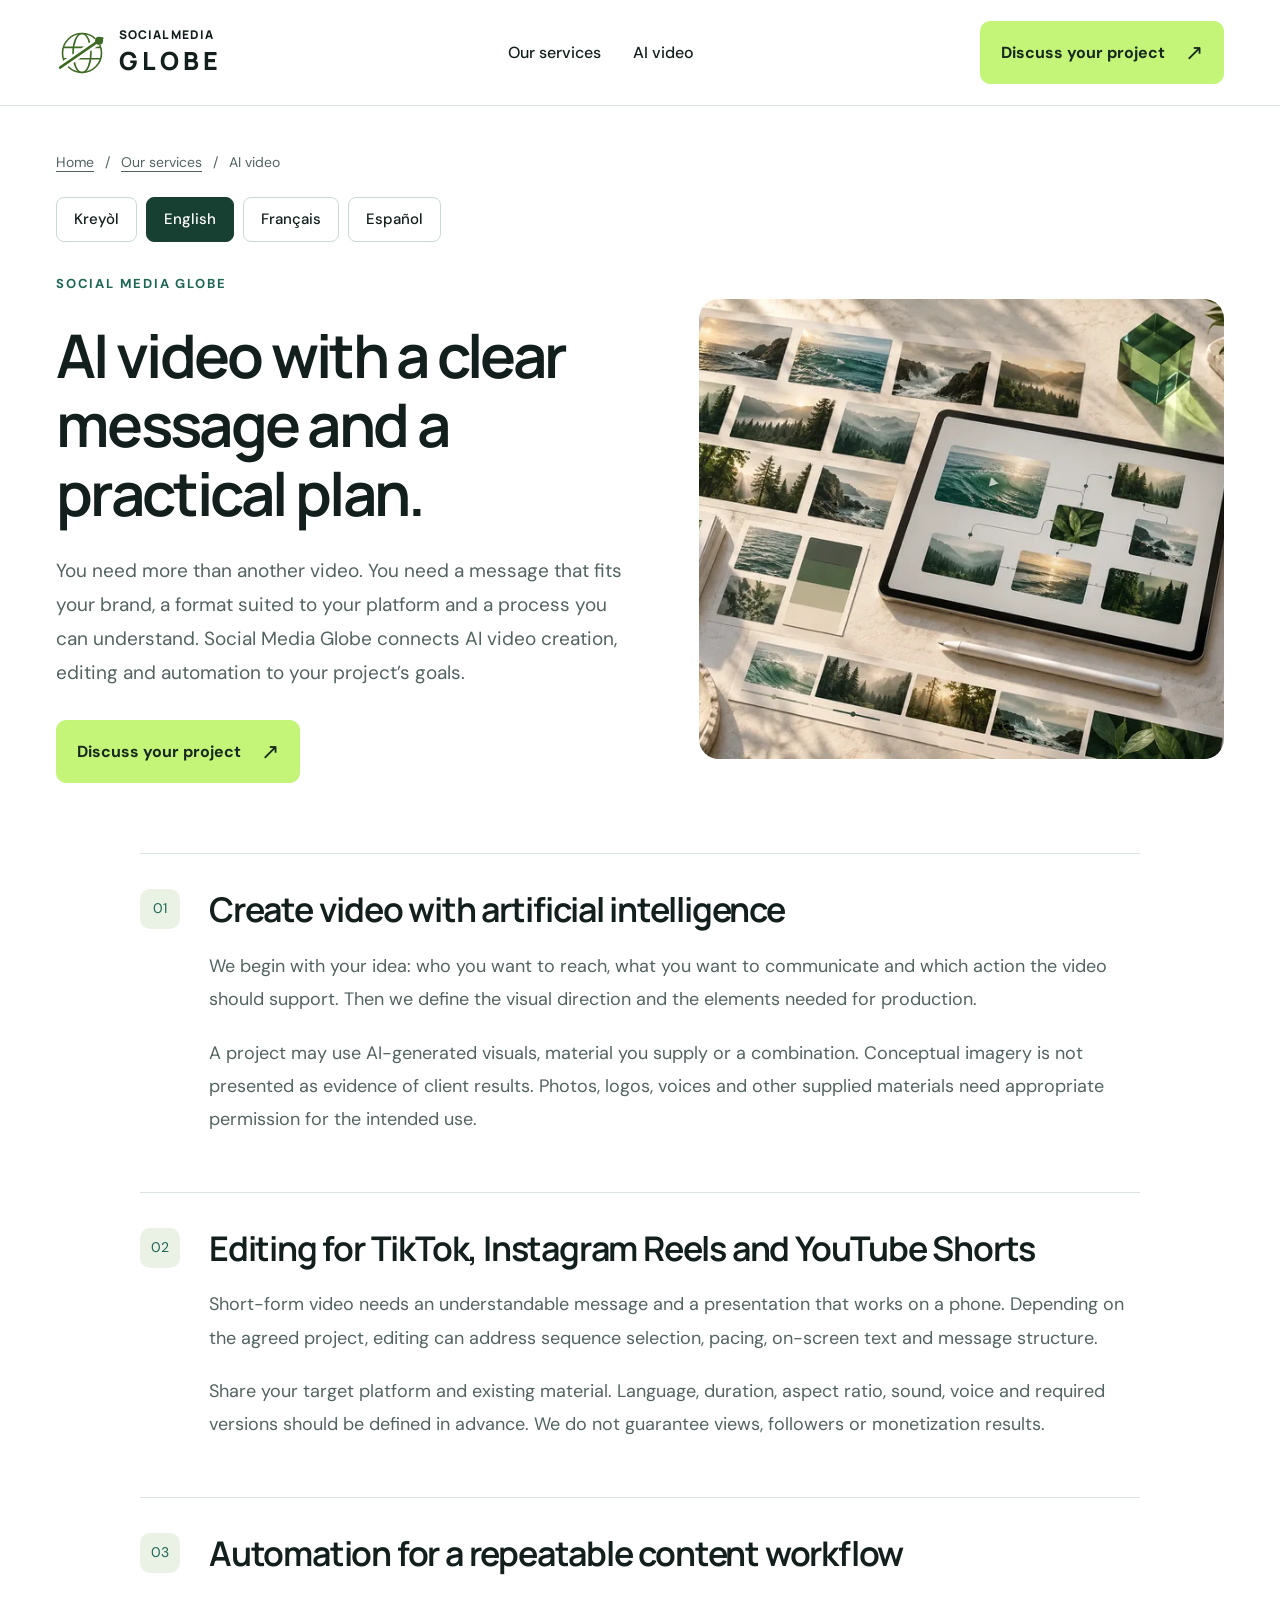
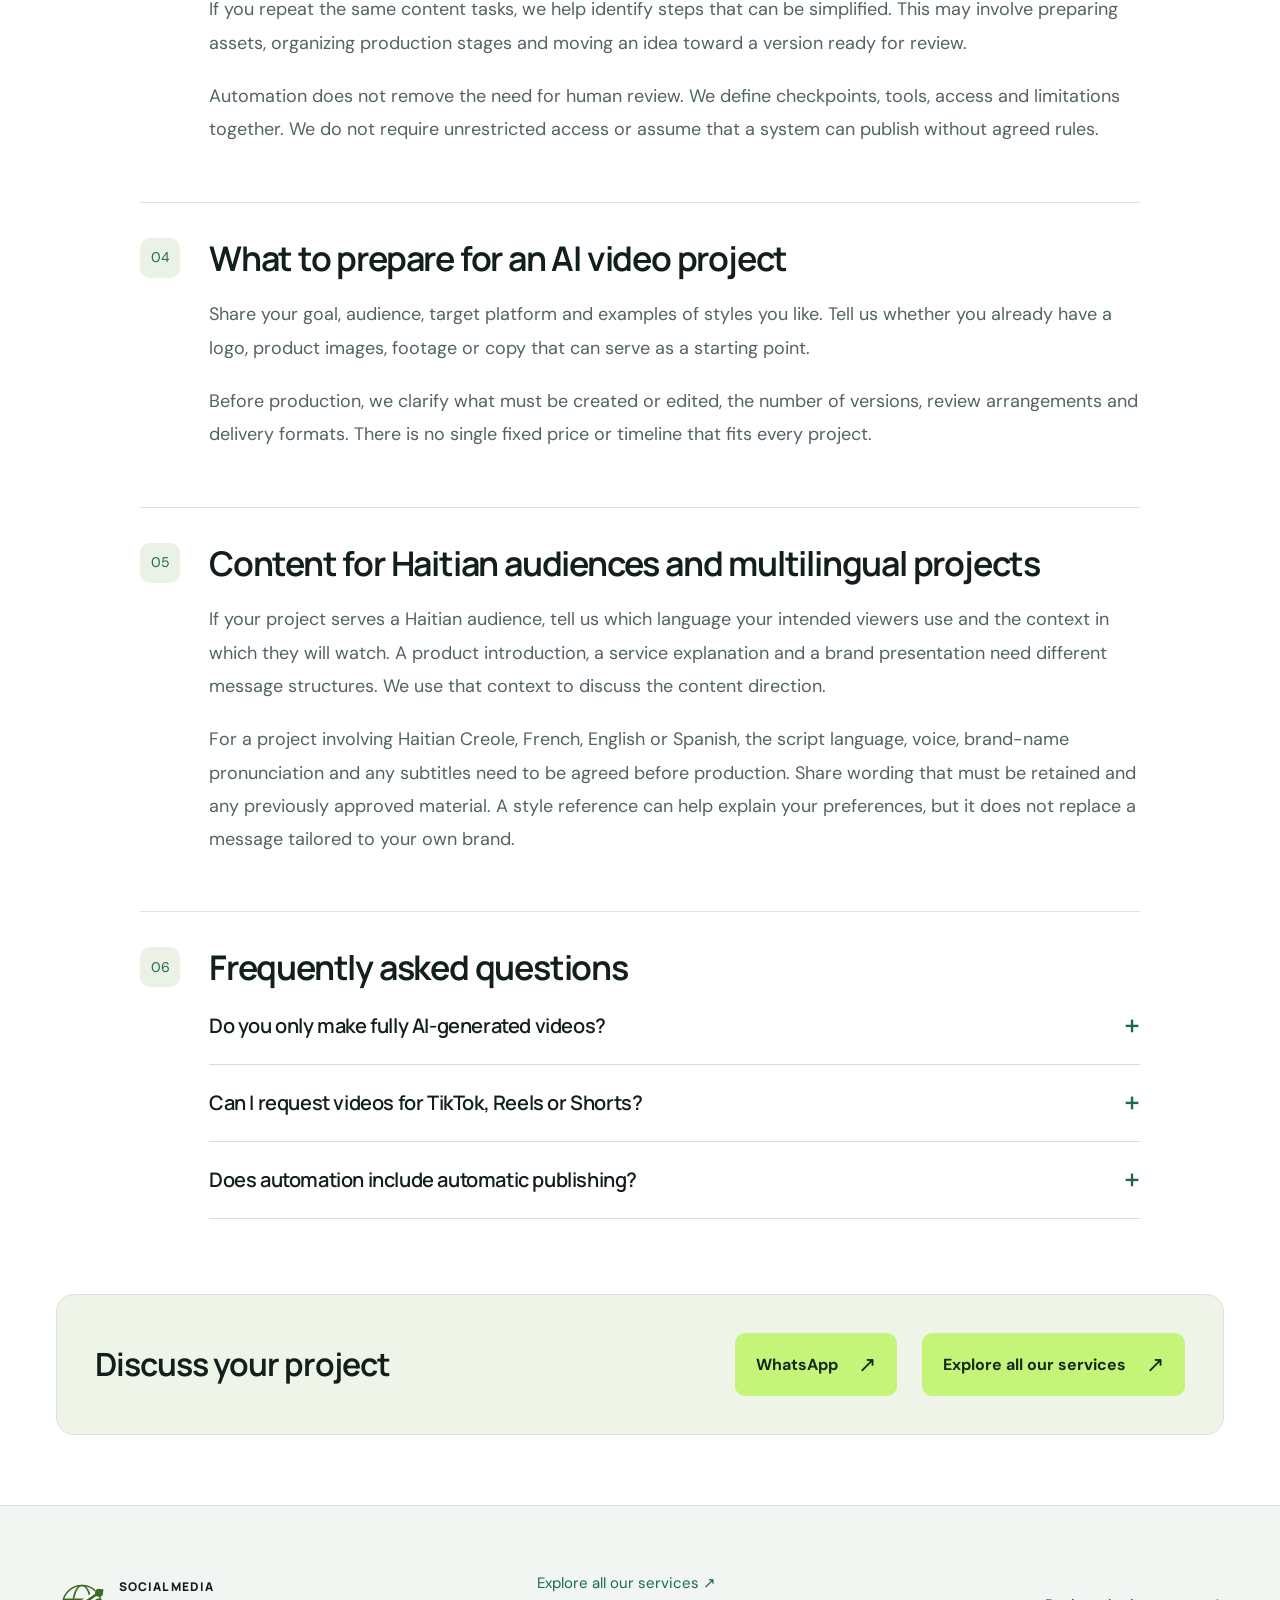
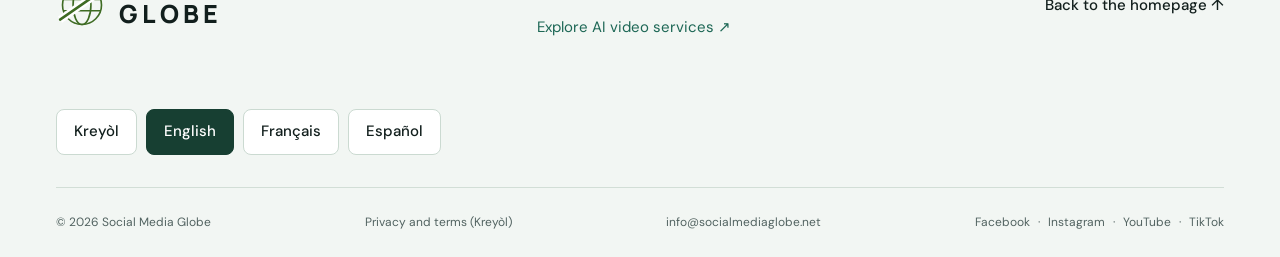
<file: ai-video/en/index.html>
<!doctype html>
<html lang="en">
  <head>
    <meta charset="utf-8" />
    <meta name="viewport" content="width=device-width,initial-scale=1" />
    <meta name="theme-color" content="#ffffff" />
    <title>
      AI Video Creation, Editing &amp; Automation | Social Media Globe
    </title>
    <meta
      name="description"
      content="AI video creation, video editing and content workflow automation. Discuss TikTok, Instagram Reels, YouTube Shorts and your brand project with Social Media Globe."
    />
    <link rel="canonical" href="https://socialmediaglobe.net/ai-video/en/" />
    <meta name="robots" content="index,follow,max-image-preview:large" />
    <meta property="og:type" content="website" />
    <meta property="og:site_name" content="Social Media Globe" />
    <meta
      property="og:title"
      content="AI Video Creation, Editing &amp; Automation"
    />
    <meta
      property="og:description"
      content="AI video creation, video editing and content workflow automation. Discuss TikTok, Instagram Reels, YouTube Shorts and your brand project with Social Media Globe."
    />
    <meta
      property="og:url"
      content="https://socialmediaglobe.net/ai-video/en/"
    />
    <meta property="og:locale" content="en_US" />
    <meta
      property="og:image"
      content="https://socialmediaglobe.net/assets/ai-workflow-social.jpg"
    />
    <meta property="og:image:width" content="1200" />
    <meta property="og:image:height" content="630" />
    <meta
      property="og:image:alt"
      content="Conceptual storyboard and tablet layout for a video production workflow"
    />
    <meta name="twitter:card" content="summary_large_image" />
    <meta
      name="twitter:title"
      content="AI Video Creation, Editing &amp; Automation"
    />
    <meta
      name="twitter:description"
      content="AI video creation, video editing and content workflow automation. Discuss TikTok, Instagram Reels, YouTube Shorts and your brand project with Social Media Globe."
    />
    <meta
      name="twitter:image"
      content="https://socialmediaglobe.net/assets/ai-workflow-social.jpg"
    />
    <link
      rel="alternate"
      hreflang="ht"
      href="https://socialmediaglobe.net/ai-video/ht/"
    />
    <link
      rel="alternate"
      hreflang="en"
      href="https://socialmediaglobe.net/ai-video/en/"
    />
    <link
      rel="alternate"
      hreflang="fr"
      href="https://socialmediaglobe.net/ai-video/fr/"
    />
    <link
      rel="alternate"
      hreflang="es"
      href="https://socialmediaglobe.net/ai-video/es/"
    />
    <link
      rel="alternate"
      hreflang="x-default"
      href="https://socialmediaglobe.net/ai-video/ht/"
    />
    <link rel="icon" type="image/svg+xml" href="/logo/favicon-source.svg" />

    <script src="/assets/site.min.js?v=20261018-buttons" defer></script>
    <script type="application/ld+json">
      {
        "@context": "https://schema.org",
        "@graph": [
          {
            "@type": "Organization",
            "@id": "https://socialmediaglobe.net/#organization",
            "name": "Social Media Globe",
            "url": "https://socialmediaglobe.net/",
            "logo": {
              "@type": "ImageObject",
              "url": "https://socialmediaglobe.net/assets/brand-logo.svg",
              "width": 256,
              "height": 256
            },
            "email": "info@socialmediaglobe.net",
            "telephone": "+1-681-600-0916",
            "sameAs": [
              "https://www.facebook.com/people/Socialmediaglobe/61588999744707/",
              "https://www.instagram.com/socialmediaglobe1",
              "https://www.youtube.com/@socialmediaglobe",
              "https://www.tiktok.com/@socialmediaglobe1"
            ]
          },
          {
            "@type": "WebSite",
            "@id": "https://socialmediaglobe.net/#website",
            "url": "https://socialmediaglobe.net/",
            "name": "Social Media Globe",
            "publisher": {
              "@id": "https://socialmediaglobe.net/#organization"
            },
            "inLanguage": ["ht", "en", "fr", "es"]
          },
          {
            "@type": "WebPage",
            "@id": "https://socialmediaglobe.net/ai-video/en/#page",
            "url": "https://socialmediaglobe.net/ai-video/en/",
            "name": "AI Video Creation, Editing & Automation",
            "description": "AI video creation, video editing and content workflow automation. Discuss TikTok, Instagram Reels, YouTube Shorts and your brand project with Social Media Globe.",
            "inLanguage": "en",
            "isPartOf": { "@id": "https://socialmediaglobe.net/#website" },
            "mainEntity": {
              "@id": "https://socialmediaglobe.net/ai-video/en/#service"
            },
            "breadcrumb": {
              "@id": "https://socialmediaglobe.net/ai-video/en/#breadcrumbs"
            }
          },
          {
            "@type": "Service",
            "@id": "https://socialmediaglobe.net/ai-video/en/#service",
            "name": "AI Video Creation, Editing & Automation",
            "description": "AI video creation, video editing and content workflow automation. Discuss TikTok, Instagram Reels, YouTube Shorts and your brand project with Social Media Globe.",
            "url": "https://socialmediaglobe.net/ai-video/en/",
            "serviceType": [
              "AI video creation",
              "Video editing",
              "Content workflow automation"
            ],
            "provider": { "@id": "https://socialmediaglobe.net/#organization" }
          },
          {
            "@type": "BreadcrumbList",
            "@id": "https://socialmediaglobe.net/ai-video/en/#breadcrumbs",
            "itemListElement": [
              {
                "@type": "ListItem",
                "position": 1,
                "name": "Home",
                "item": "https://socialmediaglobe.net/"
              },
              {
                "@type": "ListItem",
                "position": 2,
                "name": "Our services",
                "item": "https://socialmediaglobe.net/services/en/"
              },
              {
                "@type": "ListItem",
                "position": 3,
                "name": "AI video",
                "item": "https://socialmediaglobe.net/ai-video/en/"
              }
            ]
          }
        ]
      }
    </script>
    <link
      rel="preload"
      href="/assets/fonts/dm-sans-latin.woff2"
      as="font"
      type="font/woff2"
      crossorigin
    />
    <link
      rel="preload"
      href="/assets/fonts/manrope-latin.woff2"
      as="font"
      type="font/woff2"
      crossorigin
    />
    <link rel="stylesheet" href="/assets/site.min.css?v=20261018-buttons" />
  </head>
  <body id="top">
    <a class="skip" href="#main">Skip to content</a>
    <div class="scroll-progress" aria-hidden="true"></div>
    <header class="header">
      <div class="wrap nav">
        <a class="brand" href="/"
          ><img src="/logo-icon.svg" width="52" height="52" alt="" /><span
            >SOCIAL MEDIA<span class="brand-second">GLOBE</span></span
          ></a
        >
        <nav id="navigation" aria-label="Our services">
          <a href="/services/en/">Our services</a
          ><a href="/ai-video/en/">AI video</a>
        </nav>
        <a class="button primary nav-button" href="/#contact"
          >Discuss your project <span>↗</span></a
        ><button
          class="menu-toggle"
          aria-label="Our services"
          aria-expanded="false"
          aria-controls="navigation"
        >
          <span></span><span></span>
        </button>
      </div>
    </header>
    <main id="main">
      <section class="wrap ai-page-hero">
        <div class="guide-breadcrumb">
          <a href="/">Home</a><span>/</span
          ><a href="/services/en/">Our services</a><span>/</span
          ><span>AI video</span>
        </div>
        <nav class="language-links" aria-label="Choose this page’s language">
          <a href="/ai-video/ht/" lang="ht" hreflang="ht">Kreyòl</a
          ><a href="/ai-video/en/" lang="en" hreflang="en" aria-current="page"
            >English</a
          ><a href="/ai-video/fr/" lang="fr" hreflang="fr">Français</a
          ><a href="/ai-video/es/" lang="es" hreflang="es">Español</a>
        </nav>
        <div class="ai-page-grid">
          <div>
            <p class="eyebrow">SOCIAL MEDIA GLOBE</p>
            <h1>AI video with a clear message and a practical plan.</h1>
            <p class="intro">
              You need more than another video. You need a message that fits
              your brand, a format suited to your platform and a process you can
              understand. Social Media Globe connects AI video creation, editing
              and automation to your project’s goals.
            </p>
            <a class="button primary" href="/#contact"
              >Discuss your project <span>↗</span></a
            >
          </div>
          <img
            src="/assets/ai-workflow.webp"
            srcset="
              /assets/ai-workflow-768.webp   768w,
              /assets/ai-workflow-1024.webp 1024w,
              /assets/ai-workflow.webp      1536w
            "
            sizes="(max-width:700px) calc(100vw - 40px), (max-width:980px) 46vw, 47vw"
            width="1536"
            height="1024"
            alt="Conceptual storyboard and tablet layout for a video production workflow"
            fetchpriority="high"
          />
        </div>
      </section>
      <section class="wrap ai-editorial">
        <article class="ai-editorial-section">
          <span>01</span>
          <div>
            <h2>Create video with artificial intelligence</h2>
            <p>
              We begin with your idea: who you want to reach, what you want to
              communicate and which action the video should support. Then we
              define the visual direction and the elements needed for
              production.
            </p>
            <p>
              A project may use AI-generated visuals, material you supply or a
              combination. Conceptual imagery is not presented as evidence of
              client results. Photos, logos, voices and other supplied materials
              need appropriate permission for the intended use.
            </p>
          </div>
        </article>
        <article class="ai-editorial-section">
          <span>02</span>
          <div>
            <h2>Editing for TikTok, Instagram Reels and YouTube Shorts</h2>
            <p>
              Short-form video needs an understandable message and a
              presentation that works on a phone. Depending on the agreed
              project, editing can address sequence selection, pacing, on-screen
              text and message structure.
            </p>
            <p>
              Share your target platform and existing material. Language,
              duration, aspect ratio, sound, voice and required versions should
              be defined in advance. We do not guarantee views, followers or
              monetization results.
            </p>
          </div>
        </article>
        <article class="ai-editorial-section">
          <span>03</span>
          <div>
            <h2>Automation for a repeatable content workflow</h2>
            <p>
              If you repeat the same content tasks, we help identify steps that
              can be simplified. This may involve preparing assets, organizing
              production stages and moving an idea toward a version ready for
              review.
            </p>
            <p>
              Automation does not remove the need for human review. We define
              checkpoints, tools, access and limitations together. We do not
              require unrestricted access or assume that a system can publish
              without agreed rules.
            </p>
          </div>
        </article>
        <article class="ai-editorial-section">
          <span>04</span>
          <div>
            <h2>What to prepare for an AI video project</h2>
            <p>
              Share your goal, audience, target platform and examples of styles
              you like. Tell us whether you already have a logo, product images,
              footage or copy that can serve as a starting point.
            </p>
            <p>
              Before production, we clarify what must be created or edited, the
              number of versions, review arrangements and delivery formats.
              There is no single fixed price or timeline that fits every
              project.
            </p>
          </div>
        </article>
        <article class="ai-editorial-section">
          <span>05</span>
          <div>
            <h2>Content for Haitian audiences and multilingual projects</h2>
            <p>
              If your project serves a Haitian audience, tell us which language
              your intended viewers use and the context in which they will
              watch. A product introduction, a service explanation and a brand
              presentation need different message structures. We use that
              context to discuss the content direction.
            </p>
            <p>
              For a project involving Haitian Creole, French, English or
              Spanish, the script language, voice, brand-name pronunciation and
              any subtitles need to be agreed before production. Share wording
              that must be retained and any previously approved material. A
              style reference can help explain your preferences, but it does not
              replace a message tailored to your own brand.
            </p>
          </div>
        </article>
        <section class="ai-editorial-section">
          <span>06</span>
          <div>
            <h2>Frequently asked questions</h2>
            <div class="faq-list">
              <details>
                <summary>
                  Do you only make fully AI-generated videos?<span>+</span>
                </summary>
                <p>
                  No. A project can combine your existing material with
                  AI-generated elements. We choose the approach around the
                  message and the agreed scope.
                </p>
              </details>
              <details>
                <summary>
                  Can I request videos for TikTok, Reels or Shorts?<span
                    >+</span
                  >
                </summary>
                <p>
                  Yes. Tell us the target platform so we can discuss format,
                  duration and required material as part of the project scope.
                </p>
              </details>
              <details>
                <summary>
                  Does automation include automatic publishing?<span>+</span>
                </summary>
                <p>
                  Not by default. We define which steps are automated and which
                  require your review or approval. Publishing and access must be
                  agreed beforehand.
                </p>
              </details>
            </div>
          </div>
        </section>
      </section>
      <section class="guide-cta wrap">
        <h2>Discuss your project</h2>
        <a
          class="button primary"
          href="https://wa.me/16816000916"
          target="_blank"
          rel="noopener noreferrer"
          >WhatsApp <span>↗</span></a
        ><a class="button secondary" href="/services/en/"
          >Explore all our services <span>↗</span></a
        >
      </section>
    </main>
    <footer>
      <div class="wrap footer-top">
        <a class="brand" href="/"
          ><img src="/logo-icon.svg" width="52" height="52" alt="" /><span
            >SOCIAL MEDIA<span class="brand-second">GLOBE</span></span
          ></a
        >
        <div>
          <a class="text-link" href="/services/en/"
            >Explore all our services ↗</a
          ><br /><a class="text-link" href="/ai-video/en/"
            >Explore AI video services ↗</a
          >
        </div>
        <a href="/">Back to the homepage ↑</a>
      </div>
      <div class="wrap">
        <nav class="language-links" aria-label="Choose this page’s language">
          <a href="/ai-video/ht/" lang="ht" hreflang="ht">Kreyòl</a
          ><a href="/ai-video/en/" lang="en" hreflang="en" aria-current="page"
            >English</a
          ><a href="/ai-video/fr/" lang="fr" hreflang="fr">Français</a
          ><a href="/ai-video/es/" lang="es" hreflang="es">Español</a>
        </nav>
      </div>
      <div class="wrap footer-bottom">
        <span>© 2026 Social Media Globe</span
        ><a href="/policies.html" lang="ht">Privacy and terms (Kreyòl)</a
        ><a href="mailto:info@socialmediaglobe.net">info@socialmediaglobe.net</a
        ><span class="footer-social"
          ><a
            href="https://www.facebook.com/people/Socialmediaglobe/61588999744707/"
            target="_blank"
            rel="noopener noreferrer"
            >Facebook</a
          >
          ·
          <a
            href="https://www.instagram.com/socialmediaglobe1"
            target="_blank"
            rel="noopener noreferrer"
            >Instagram</a
          >
          ·
          <a
            href="https://www.youtube.com/@socialmediaglobe"
            target="_blank"
            rel="noopener noreferrer"
            >YouTube</a
          >
          ·
          <a
            href="https://www.tiktok.com/@socialmediaglobe1"
            target="_blank"
            rel="noopener noreferrer"
            >TikTok</a
          ></span
        >
      </div>
    </footer>
  </body>
</html>
</file>
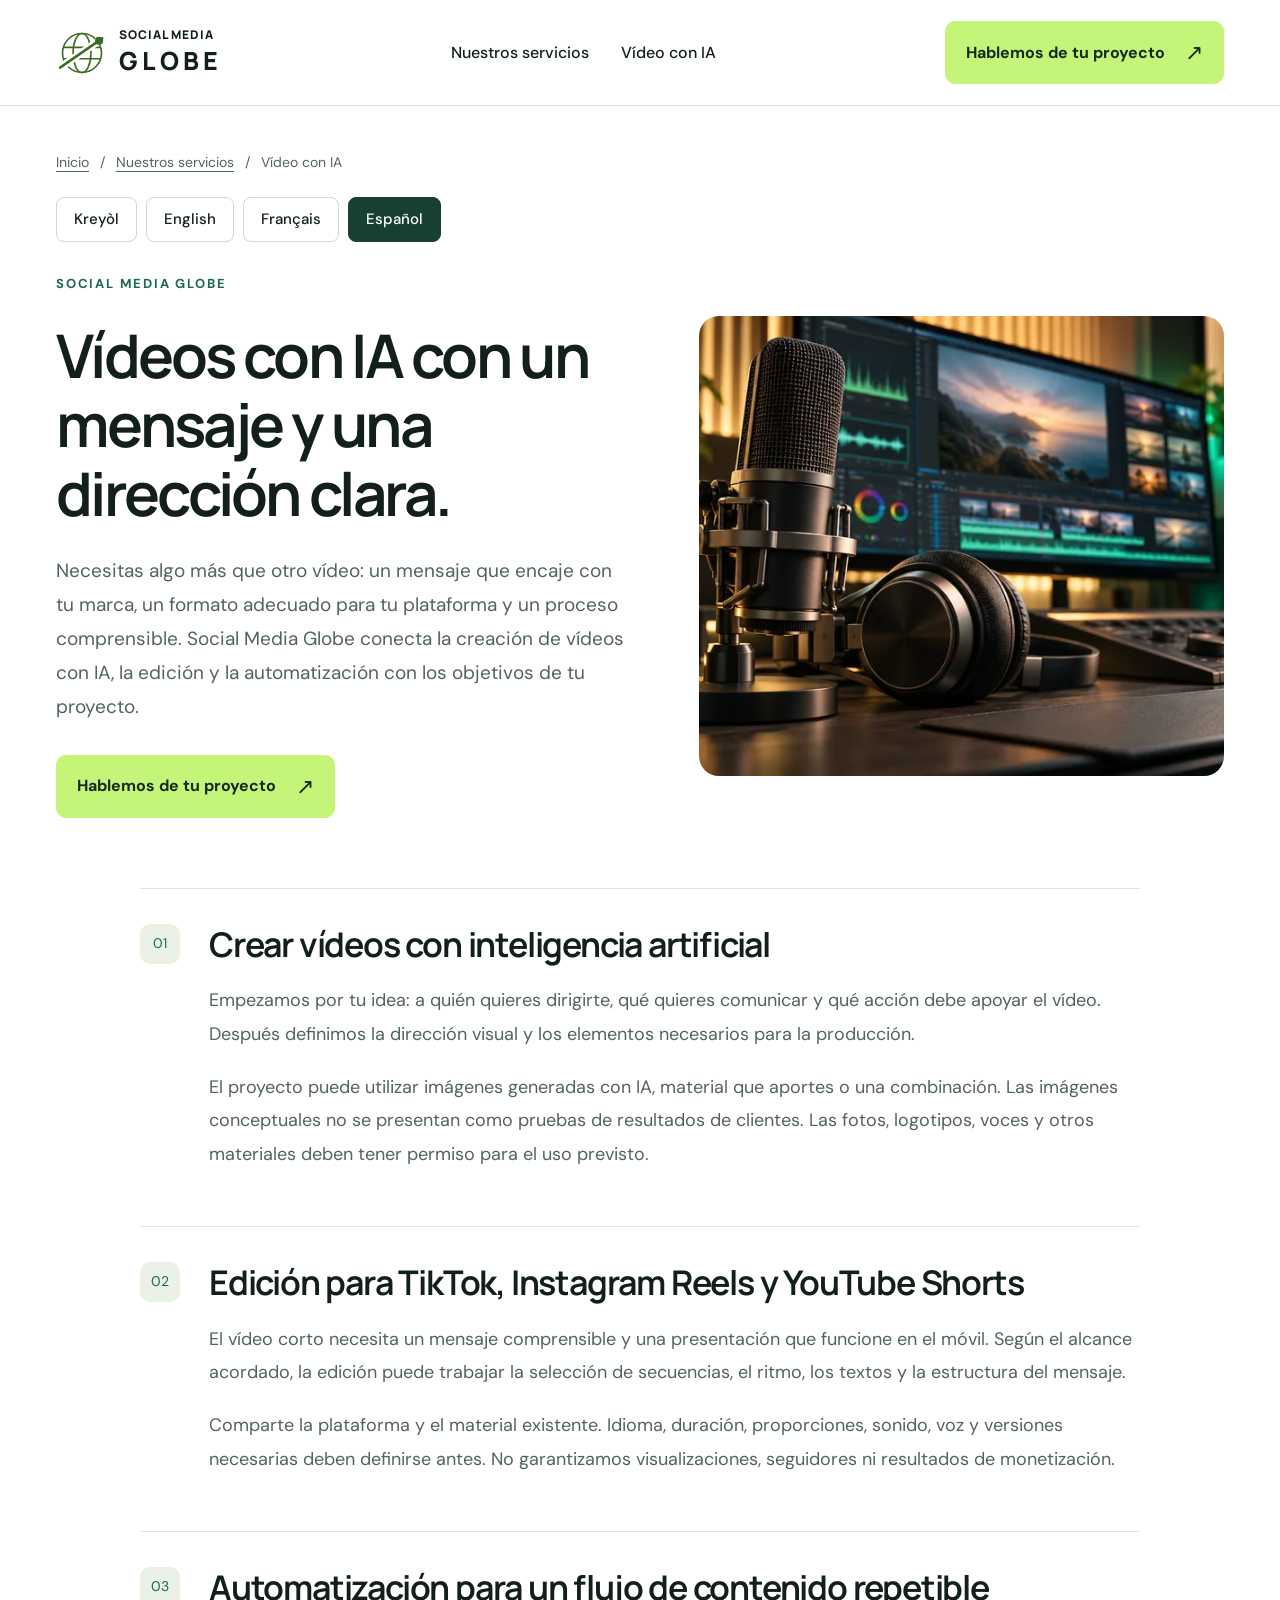
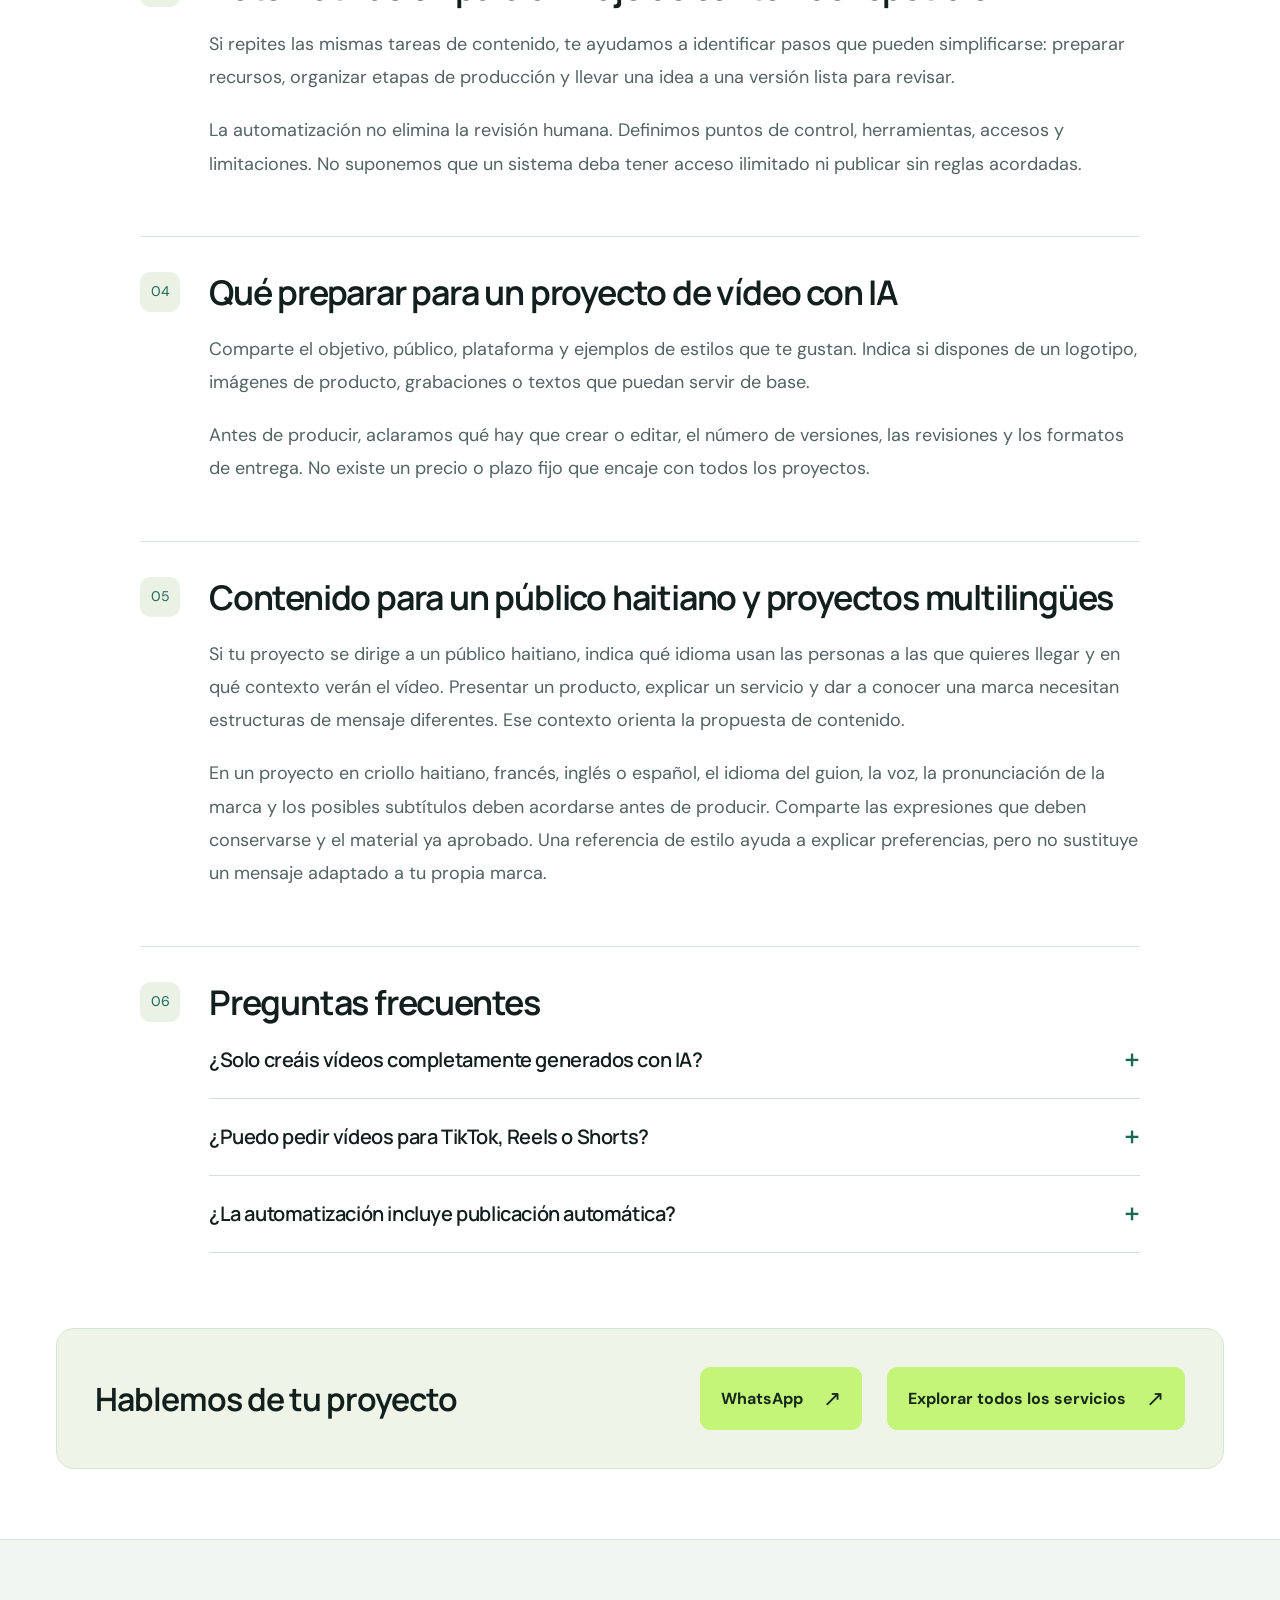
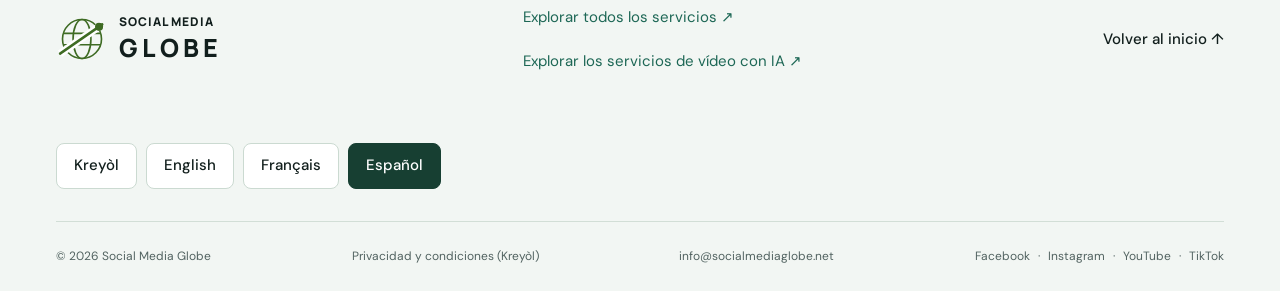
<file: ai-video/es/index.html>
<!doctype html>
<html lang="es">
  <head>
    <meta charset="utf-8" />
    <meta name="viewport" content="width=device-width,initial-scale=1" />
    <meta name="theme-color" content="#ffffff" />
    <title>
      Creación de vídeos con IA, edición y automatización | Social Media Globe
    </title>
    <meta
      name="description"
      content="Creación de vídeos con IA, edición y automatización de contenido para tu marca. Hablemos de TikTok, Instagram Reels, YouTube Shorts y de tu proyecto."
    />
    <link rel="canonical" href="https://socialmediaglobe.net/ai-video/es/" />
    <meta name="robots" content="index,follow,max-image-preview:large" />
    <meta property="og:type" content="website" />
    <meta property="og:site_name" content="Social Media Globe" />
    <meta
      property="og:title"
      content="Creación de vídeos con IA, edición y automatización"
    />
    <meta
      property="og:description"
      content="Creación de vídeos con IA, edición y automatización de contenido para tu marca. Hablemos de TikTok, Instagram Reels, YouTube Shorts y de tu proyecto."
    />
    <meta
      property="og:url"
      content="https://socialmediaglobe.net/ai-video/es/"
    />
    <meta property="og:locale" content="es_ES" />
    <meta
      property="og:image"
      content="https://socialmediaglobe.net/assets/ai-postproduction-social.jpg"
    />
    <meta property="og:image:width" content="1200" />
    <meta property="og:image:height" content="630" />
    <meta
      property="og:image:alt"
      content="Escena conceptual de posproducción con micrófono, auriculares y pantalla de edición"
    />
    <meta name="twitter:card" content="summary_large_image" />
    <meta
      name="twitter:title"
      content="Creación de vídeos con IA, edición y automatización"
    />
    <meta
      name="twitter:description"
      content="Creación de vídeos con IA, edición y automatización de contenido para tu marca. Hablemos de TikTok, Instagram Reels, YouTube Shorts y de tu proyecto."
    />
    <meta
      name="twitter:image"
      content="https://socialmediaglobe.net/assets/ai-postproduction-social.jpg"
    />
    <link
      rel="alternate"
      hreflang="ht"
      href="https://socialmediaglobe.net/ai-video/ht/"
    />
    <link
      rel="alternate"
      hreflang="en"
      href="https://socialmediaglobe.net/ai-video/en/"
    />
    <link
      rel="alternate"
      hreflang="fr"
      href="https://socialmediaglobe.net/ai-video/fr/"
    />
    <link
      rel="alternate"
      hreflang="es"
      href="https://socialmediaglobe.net/ai-video/es/"
    />
    <link
      rel="alternate"
      hreflang="x-default"
      href="https://socialmediaglobe.net/ai-video/ht/"
    />
    <link rel="icon" type="image/svg+xml" href="/logo/favicon-source.svg" />

    <script src="/assets/site.min.js?v=20261018-buttons" defer></script>
    <script type="application/ld+json">
      {
        "@context": "https://schema.org",
        "@graph": [
          {
            "@type": "Organization",
            "@id": "https://socialmediaglobe.net/#organization",
            "name": "Social Media Globe",
            "url": "https://socialmediaglobe.net/",
            "logo": {
              "@type": "ImageObject",
              "url": "https://socialmediaglobe.net/assets/brand-logo.svg",
              "width": 256,
              "height": 256
            },
            "email": "info@socialmediaglobe.net",
            "telephone": "+1-681-600-0916",
            "sameAs": [
              "https://www.facebook.com/people/Socialmediaglobe/61588999744707/",
              "https://www.instagram.com/socialmediaglobe1",
              "https://www.youtube.com/@socialmediaglobe",
              "https://www.tiktok.com/@socialmediaglobe1"
            ]
          },
          {
            "@type": "WebSite",
            "@id": "https://socialmediaglobe.net/#website",
            "url": "https://socialmediaglobe.net/",
            "name": "Social Media Globe",
            "publisher": {
              "@id": "https://socialmediaglobe.net/#organization"
            },
            "inLanguage": ["ht", "en", "fr", "es"]
          },
          {
            "@type": "WebPage",
            "@id": "https://socialmediaglobe.net/ai-video/es/#page",
            "url": "https://socialmediaglobe.net/ai-video/es/",
            "name": "Creación de vídeos con IA, edición y automatización",
            "description": "Creación de vídeos con IA, edición y automatización de contenido para tu marca. Hablemos de TikTok, Instagram Reels, YouTube Shorts y de tu proyecto.",
            "inLanguage": "es",
            "isPartOf": { "@id": "https://socialmediaglobe.net/#website" },
            "mainEntity": {
              "@id": "https://socialmediaglobe.net/ai-video/es/#service"
            },
            "breadcrumb": {
              "@id": "https://socialmediaglobe.net/ai-video/es/#breadcrumbs"
            }
          },
          {
            "@type": "Service",
            "@id": "https://socialmediaglobe.net/ai-video/es/#service",
            "name": "Creación de vídeos con IA, edición y automatización",
            "description": "Creación de vídeos con IA, edición y automatización de contenido para tu marca. Hablemos de TikTok, Instagram Reels, YouTube Shorts y de tu proyecto.",
            "url": "https://socialmediaglobe.net/ai-video/es/",
            "serviceType": [
              "AI video creation",
              "Video editing",
              "Content workflow automation"
            ],
            "provider": { "@id": "https://socialmediaglobe.net/#organization" }
          },
          {
            "@type": "BreadcrumbList",
            "@id": "https://socialmediaglobe.net/ai-video/es/#breadcrumbs",
            "itemListElement": [
              {
                "@type": "ListItem",
                "position": 1,
                "name": "Inicio",
                "item": "https://socialmediaglobe.net/"
              },
              {
                "@type": "ListItem",
                "position": 2,
                "name": "Nuestros servicios",
                "item": "https://socialmediaglobe.net/services/es/"
              },
              {
                "@type": "ListItem",
                "position": 3,
                "name": "Vídeo con IA",
                "item": "https://socialmediaglobe.net/ai-video/es/"
              }
            ]
          }
        ]
      }
    </script>
    <link
      rel="preload"
      href="/assets/fonts/dm-sans-latin.woff2"
      as="font"
      type="font/woff2"
      crossorigin
    />
    <link
      rel="preload"
      href="/assets/fonts/manrope-latin.woff2"
      as="font"
      type="font/woff2"
      crossorigin
    />
    <link rel="stylesheet" href="/assets/site.min.css?v=20261018-buttons" />
  </head>
  <body id="top">
    <a class="skip" href="#main">Ir al contenido</a>
    <div class="scroll-progress" aria-hidden="true"></div>
    <header class="header">
      <div class="wrap nav">
        <a class="brand" href="/"
          ><img src="/logo-icon.svg" width="52" height="52" alt="" /><span
            >SOCIAL MEDIA<span class="brand-second">GLOBE</span></span
          ></a
        >
        <nav id="navigation" aria-label="Nuestros servicios">
          <a href="/services/es/">Nuestros servicios</a
          ><a href="/ai-video/es/">Vídeo con IA</a>
        </nav>
        <a class="button primary nav-button" href="/#contact"
          >Hablemos de tu proyecto <span>↗</span></a
        ><button
          class="menu-toggle"
          aria-label="Nuestros servicios"
          aria-expanded="false"
          aria-controls="navigation"
        >
          <span></span><span></span>
        </button>
      </div>
    </header>
    <main id="main">
      <section class="wrap ai-page-hero">
        <div class="guide-breadcrumb">
          <a href="/">Inicio</a><span>/</span
          ><a href="/services/es/">Nuestros servicios</a><span>/</span
          ><span>Vídeo con IA</span>
        </div>
        <nav
          class="language-links"
          aria-label="Elegir el idioma de esta página"
        >
          <a href="/ai-video/ht/" lang="ht" hreflang="ht">Kreyòl</a
          ><a href="/ai-video/en/" lang="en" hreflang="en">English</a
          ><a href="/ai-video/fr/" lang="fr" hreflang="fr">Français</a
          ><a href="/ai-video/es/" lang="es" hreflang="es" aria-current="page"
            >Español</a
          >
        </nav>
        <div class="ai-page-grid">
          <div>
            <p class="eyebrow">SOCIAL MEDIA GLOBE</p>
            <h1>Vídeos con IA con un mensaje y una dirección clara.</h1>
            <p class="intro">
              Necesitas algo más que otro vídeo: un mensaje que encaje con tu
              marca, un formato adecuado para tu plataforma y un proceso
              comprensible. Social Media Globe conecta la creación de vídeos con
              IA, la edición y la automatización con los objetivos de tu
              proyecto.
            </p>
            <a class="button primary" href="/#contact"
              >Hablemos de tu proyecto <span>↗</span></a
            >
          </div>
          <img
            src="/assets/ai-postproduction.webp"
            srcset="
              /assets/ai-postproduction-768.webp   768w,
              /assets/ai-postproduction-1024.webp 1024w,
              /assets/ai-postproduction.webp      1536w
            "
            sizes="(max-width:700px) calc(100vw - 40px), (max-width:980px) 46vw, 47vw"
            width="1536"
            height="1024"
            alt="Escena conceptual de posproducción con micrófono, auriculares y pantalla de edición"
            fetchpriority="high"
          />
        </div>
      </section>
      <section class="wrap ai-editorial">
        <article class="ai-editorial-section">
          <span>01</span>
          <div>
            <h2>Crear vídeos con inteligencia artificial</h2>
            <p>
              Empezamos por tu idea: a quién quieres dirigirte, qué quieres
              comunicar y qué acción debe apoyar el vídeo. Después definimos la
              dirección visual y los elementos necesarios para la producción.
            </p>
            <p>
              El proyecto puede utilizar imágenes generadas con IA, material que
              aportes o una combinación. Las imágenes conceptuales no se
              presentan como pruebas de resultados de clientes. Las fotos,
              logotipos, voces y otros materiales deben tener permiso para el
              uso previsto.
            </p>
          </div>
        </article>
        <article class="ai-editorial-section">
          <span>02</span>
          <div>
            <h2>Edición para TikTok, Instagram Reels y YouTube Shorts</h2>
            <p>
              El vídeo corto necesita un mensaje comprensible y una presentación
              que funcione en el móvil. Según el alcance acordado, la edición
              puede trabajar la selección de secuencias, el ritmo, los textos y
              la estructura del mensaje.
            </p>
            <p>
              Comparte la plataforma y el material existente. Idioma, duración,
              proporciones, sonido, voz y versiones necesarias deben definirse
              antes. No garantizamos visualizaciones, seguidores ni resultados
              de monetización.
            </p>
          </div>
        </article>
        <article class="ai-editorial-section">
          <span>03</span>
          <div>
            <h2>Automatización para un flujo de contenido repetible</h2>
            <p>
              Si repites las mismas tareas de contenido, te ayudamos a
              identificar pasos que pueden simplificarse: preparar recursos,
              organizar etapas de producción y llevar una idea a una versión
              lista para revisar.
            </p>
            <p>
              La automatización no elimina la revisión humana. Definimos puntos
              de control, herramientas, accesos y limitaciones. No suponemos que
              un sistema deba tener acceso ilimitado ni publicar sin reglas
              acordadas.
            </p>
          </div>
        </article>
        <article class="ai-editorial-section">
          <span>04</span>
          <div>
            <h2>Qué preparar para un proyecto de vídeo con IA</h2>
            <p>
              Comparte el objetivo, público, plataforma y ejemplos de estilos
              que te gustan. Indica si dispones de un logotipo, imágenes de
              producto, grabaciones o textos que puedan servir de base.
            </p>
            <p>
              Antes de producir, aclaramos qué hay que crear o editar, el número
              de versiones, las revisiones y los formatos de entrega. No existe
              un precio o plazo fijo que encaje con todos los proyectos.
            </p>
          </div>
        </article>
        <article class="ai-editorial-section">
          <span>05</span>
          <div>
            <h2>Contenido para un público haitiano y proyectos multilingües</h2>
            <p>
              Si tu proyecto se dirige a un público haitiano, indica qué idioma
              usan las personas a las que quieres llegar y en qué contexto verán
              el vídeo. Presentar un producto, explicar un servicio y dar a
              conocer una marca necesitan estructuras de mensaje diferentes. Ese
              contexto orienta la propuesta de contenido.
            </p>
            <p>
              En un proyecto en criollo haitiano, francés, inglés o español, el
              idioma del guion, la voz, la pronunciación de la marca y los
              posibles subtítulos deben acordarse antes de producir. Comparte
              las expresiones que deben conservarse y el material ya aprobado.
              Una referencia de estilo ayuda a explicar preferencias, pero no
              sustituye un mensaje adaptado a tu propia marca.
            </p>
          </div>
        </article>
        <section class="ai-editorial-section">
          <span>06</span>
          <div>
            <h2>Preguntas frecuentes</h2>
            <div class="faq-list">
              <details>
                <summary>
                  ¿Solo creáis vídeos completamente generados con IA?<span
                    >+</span
                  >
                </summary>
                <p>
                  No. Un proyecto puede combinar tu material existente con
                  elementos generados con IA, según el mensaje y el alcance
                  acordado.
                </p>
              </details>
              <details>
                <summary>
                  ¿Puedo pedir vídeos para TikTok, Reels o Shorts?<span>+</span>
                </summary>
                <p>
                  Sí. Indica la plataforma para hablar del formato, la duración
                  y el material necesario dentro del alcance del proyecto.
                </p>
              </details>
              <details>
                <summary>
                  ¿La automatización incluye publicación automática?<span
                    >+</span
                  >
                </summary>
                <p>
                  No por defecto. Definimos los pasos automatizados y los que
                  necesitan tu revisión o aprobación. La publicación y los
                  accesos deben acordarse antes.
                </p>
              </details>
            </div>
          </div>
        </section>
      </section>
      <section class="guide-cta wrap">
        <h2>Hablemos de tu proyecto</h2>
        <a
          class="button primary"
          href="https://wa.me/16816000916"
          target="_blank"
          rel="noopener noreferrer"
          >WhatsApp <span>↗</span></a
        ><a class="button secondary" href="/services/es/"
          >Explorar todos los servicios <span>↗</span></a
        >
      </section>
    </main>
    <footer>
      <div class="wrap footer-top">
        <a class="brand" href="/"
          ><img src="/logo-icon.svg" width="52" height="52" alt="" /><span
            >SOCIAL MEDIA<span class="brand-second">GLOBE</span></span
          ></a
        >
        <div>
          <a class="text-link" href="/services/es/"
            >Explorar todos los servicios ↗</a
          ><br /><a class="text-link" href="/ai-video/es/"
            >Explorar los servicios de vídeo con IA ↗</a
          >
        </div>
        <a href="/">Volver al inicio ↑</a>
      </div>
      <div class="wrap">
        <nav
          class="language-links"
          aria-label="Elegir el idioma de esta página"
        >
          <a href="/ai-video/ht/" lang="ht" hreflang="ht">Kreyòl</a
          ><a href="/ai-video/en/" lang="en" hreflang="en">English</a
          ><a href="/ai-video/fr/" lang="fr" hreflang="fr">Français</a
          ><a href="/ai-video/es/" lang="es" hreflang="es" aria-current="page"
            >Español</a
          >
        </nav>
      </div>
      <div class="wrap footer-bottom">
        <span>© 2026 Social Media Globe</span
        ><a href="/policies.html" lang="ht">Privacidad y condiciones (Kreyòl)</a
        ><a href="mailto:info@socialmediaglobe.net">info@socialmediaglobe.net</a
        ><span class="footer-social"
          ><a
            href="https://www.facebook.com/people/Socialmediaglobe/61588999744707/"
            target="_blank"
            rel="noopener noreferrer"
            >Facebook</a
          >
          ·
          <a
            href="https://www.instagram.com/socialmediaglobe1"
            target="_blank"
            rel="noopener noreferrer"
            >Instagram</a
          >
          ·
          <a
            href="https://www.youtube.com/@socialmediaglobe"
            target="_blank"
            rel="noopener noreferrer"
            >YouTube</a
          >
          ·
          <a
            href="https://www.tiktok.com/@socialmediaglobe1"
            target="_blank"
            rel="noopener noreferrer"
            >TikTok</a
          ></span
        >
      </div>
    </footer>
  </body>
</html>
</file>
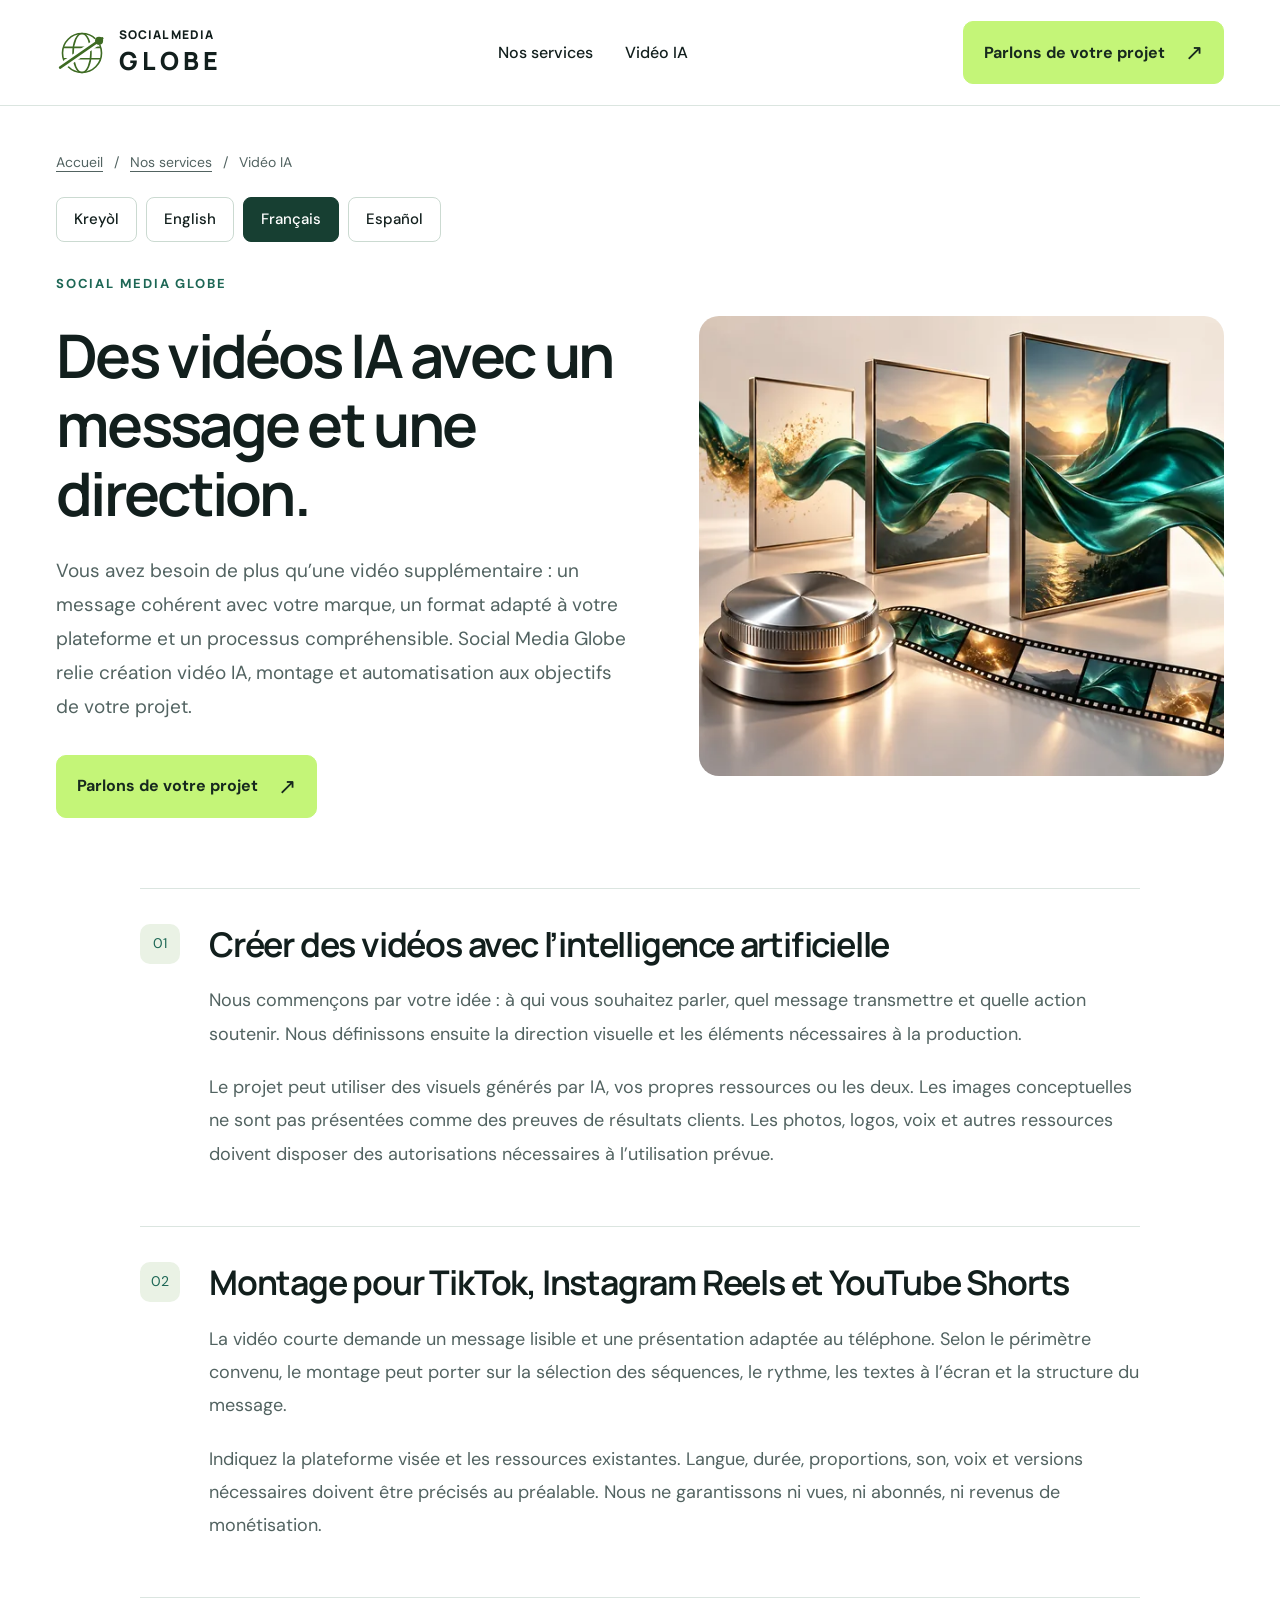
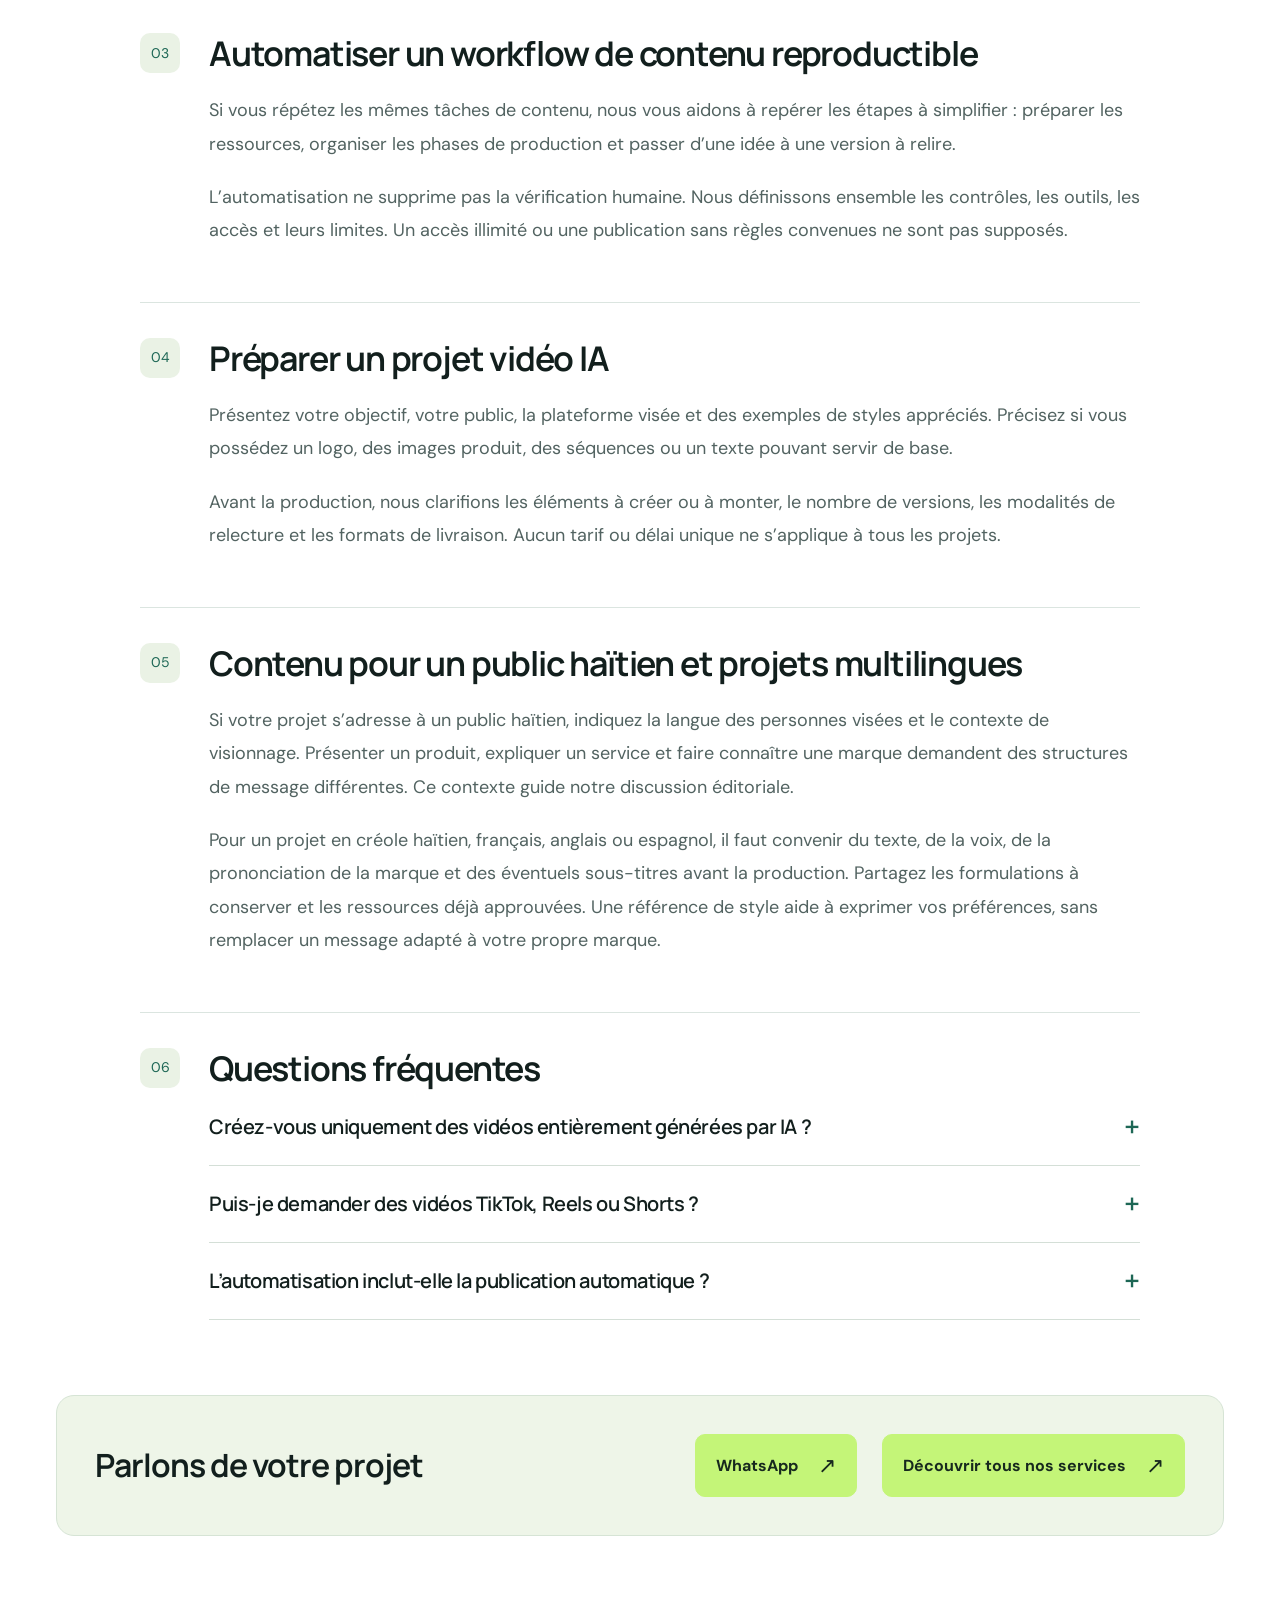
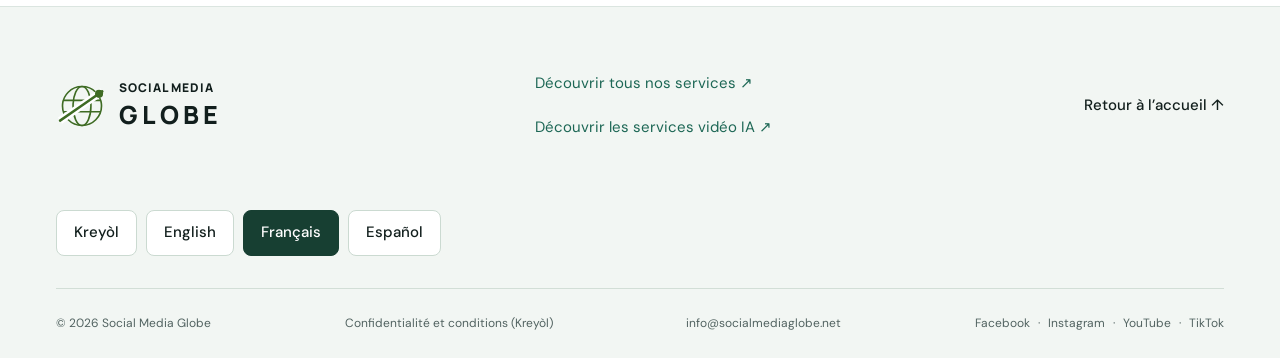
<file: ai-video/fr/index.html>
<!doctype html>
<html lang="fr">
  <head>
    <meta charset="utf-8" />
    <meta name="viewport" content="width=device-width,initial-scale=1" />
    <meta name="theme-color" content="#ffffff" />
    <title>
      Création vidéo IA, montage et automatisation | Social Media Globe
    </title>
    <meta
      name="description"
      content="Création de vidéos IA, montage vidéo et automatisation de contenu pour votre marque. Parlons de TikTok, Instagram Reels, YouTube Shorts et de votre projet."
    />
    <link rel="canonical" href="https://socialmediaglobe.net/ai-video/fr/" />
    <meta name="robots" content="index,follow,max-image-preview:large" />
    <meta property="og:type" content="website" />
    <meta property="og:site_name" content="Social Media Globe" />
    <meta
      property="og:title"
      content="Création vidéo IA, montage et automatisation"
    />
    <meta
      property="og:description"
      content="Création de vidéos IA, montage vidéo et automatisation de contenu pour votre marque. Parlons de TikTok, Instagram Reels, YouTube Shorts et de votre projet."
    />
    <meta
      property="og:url"
      content="https://socialmediaglobe.net/ai-video/fr/"
    />
    <meta property="og:locale" content="fr_FR" />
    <meta
      property="og:image"
      content="https://socialmediaglobe.net/assets/ai-motion-social.jpg"
    />
    <meta property="og:image:width" content="1200" />
    <meta property="og:image:height" content="630" />
    <meta
      property="og:image:alt"
      content="Composition conceptuelle de motion design avec ruban vert et cadres vidéo"
    />
    <meta name="twitter:card" content="summary_large_image" />
    <meta
      name="twitter:title"
      content="Création vidéo IA, montage et automatisation"
    />
    <meta
      name="twitter:description"
      content="Création de vidéos IA, montage vidéo et automatisation de contenu pour votre marque. Parlons de TikTok, Instagram Reels, YouTube Shorts et de votre projet."
    />
    <meta
      name="twitter:image"
      content="https://socialmediaglobe.net/assets/ai-motion-social.jpg"
    />
    <link
      rel="alternate"
      hreflang="ht"
      href="https://socialmediaglobe.net/ai-video/ht/"
    />
    <link
      rel="alternate"
      hreflang="en"
      href="https://socialmediaglobe.net/ai-video/en/"
    />
    <link
      rel="alternate"
      hreflang="fr"
      href="https://socialmediaglobe.net/ai-video/fr/"
    />
    <link
      rel="alternate"
      hreflang="es"
      href="https://socialmediaglobe.net/ai-video/es/"
    />
    <link
      rel="alternate"
      hreflang="x-default"
      href="https://socialmediaglobe.net/ai-video/ht/"
    />
    <link rel="icon" type="image/svg+xml" href="/logo/favicon-source.svg" />

    <script src="/assets/site.min.js?v=20261018-buttons" defer></script>
    <script type="application/ld+json">
      {
        "@context": "https://schema.org",
        "@graph": [
          {
            "@type": "Organization",
            "@id": "https://socialmediaglobe.net/#organization",
            "name": "Social Media Globe",
            "url": "https://socialmediaglobe.net/",
            "logo": {
              "@type": "ImageObject",
              "url": "https://socialmediaglobe.net/assets/brand-logo.svg",
              "width": 256,
              "height": 256
            },
            "email": "info@socialmediaglobe.net",
            "telephone": "+1-681-600-0916",
            "sameAs": [
              "https://www.facebook.com/people/Socialmediaglobe/61588999744707/",
              "https://www.instagram.com/socialmediaglobe1",
              "https://www.youtube.com/@socialmediaglobe",
              "https://www.tiktok.com/@socialmediaglobe1"
            ]
          },
          {
            "@type": "WebSite",
            "@id": "https://socialmediaglobe.net/#website",
            "url": "https://socialmediaglobe.net/",
            "name": "Social Media Globe",
            "publisher": {
              "@id": "https://socialmediaglobe.net/#organization"
            },
            "inLanguage": ["ht", "en", "fr", "es"]
          },
          {
            "@type": "WebPage",
            "@id": "https://socialmediaglobe.net/ai-video/fr/#page",
            "url": "https://socialmediaglobe.net/ai-video/fr/",
            "name": "Création vidéo IA, montage et automatisation",
            "description": "Création de vidéos IA, montage vidéo et automatisation de contenu pour votre marque. Parlons de TikTok, Instagram Reels, YouTube Shorts et de votre projet.",
            "inLanguage": "fr",
            "isPartOf": { "@id": "https://socialmediaglobe.net/#website" },
            "mainEntity": {
              "@id": "https://socialmediaglobe.net/ai-video/fr/#service"
            },
            "breadcrumb": {
              "@id": "https://socialmediaglobe.net/ai-video/fr/#breadcrumbs"
            }
          },
          {
            "@type": "Service",
            "@id": "https://socialmediaglobe.net/ai-video/fr/#service",
            "name": "Création vidéo IA, montage et automatisation",
            "description": "Création de vidéos IA, montage vidéo et automatisation de contenu pour votre marque. Parlons de TikTok, Instagram Reels, YouTube Shorts et de votre projet.",
            "url": "https://socialmediaglobe.net/ai-video/fr/",
            "serviceType": [
              "AI video creation",
              "Video editing",
              "Content workflow automation"
            ],
            "provider": { "@id": "https://socialmediaglobe.net/#organization" }
          },
          {
            "@type": "BreadcrumbList",
            "@id": "https://socialmediaglobe.net/ai-video/fr/#breadcrumbs",
            "itemListElement": [
              {
                "@type": "ListItem",
                "position": 1,
                "name": "Accueil",
                "item": "https://socialmediaglobe.net/"
              },
              {
                "@type": "ListItem",
                "position": 2,
                "name": "Nos services",
                "item": "https://socialmediaglobe.net/services/fr/"
              },
              {
                "@type": "ListItem",
                "position": 3,
                "name": "Vidéo IA",
                "item": "https://socialmediaglobe.net/ai-video/fr/"
              }
            ]
          }
        ]
      }
    </script>
    <link
      rel="preload"
      href="/assets/fonts/dm-sans-latin.woff2"
      as="font"
      type="font/woff2"
      crossorigin
    />
    <link
      rel="preload"
      href="/assets/fonts/manrope-latin.woff2"
      as="font"
      type="font/woff2"
      crossorigin
    />
    <link rel="stylesheet" href="/assets/site.min.css?v=20261018-buttons" />
  </head>
  <body id="top">
    <a class="skip" href="#main">Aller au contenu</a>
    <div class="scroll-progress" aria-hidden="true"></div>
    <header class="header">
      <div class="wrap nav">
        <a class="brand" href="/"
          ><img src="/logo-icon.svg" width="52" height="52" alt="" /><span
            >SOCIAL MEDIA<span class="brand-second">GLOBE</span></span
          ></a
        >
        <nav id="navigation" aria-label="Nos services">
          <a href="/services/fr/">Nos services</a
          ><a href="/ai-video/fr/">Vidéo IA</a>
        </nav>
        <a class="button primary nav-button" href="/#contact"
          >Parlons de votre projet <span>↗</span></a
        ><button
          class="menu-toggle"
          aria-label="Nos services"
          aria-expanded="false"
          aria-controls="navigation"
        >
          <span></span><span></span>
        </button>
      </div>
    </header>
    <main id="main">
      <section class="wrap ai-page-hero">
        <div class="guide-breadcrumb">
          <a href="/">Accueil</a><span>/</span
          ><a href="/services/fr/">Nos services</a><span>/</span
          ><span>Vidéo IA</span>
        </div>
        <nav
          class="language-links"
          aria-label="Choisir la langue de cette page"
        >
          <a href="/ai-video/ht/" lang="ht" hreflang="ht">Kreyòl</a
          ><a href="/ai-video/en/" lang="en" hreflang="en">English</a
          ><a href="/ai-video/fr/" lang="fr" hreflang="fr" aria-current="page"
            >Français</a
          ><a href="/ai-video/es/" lang="es" hreflang="es">Español</a>
        </nav>
        <div class="ai-page-grid">
          <div>
            <p class="eyebrow">SOCIAL MEDIA GLOBE</p>
            <h1>Des vidéos IA avec un message et une direction.</h1>
            <p class="intro">
              Vous avez besoin de plus qu’une vidéo supplémentaire : un message
              cohérent avec votre marque, un format adapté à votre plateforme et
              un processus compréhensible. Social Media Globe relie création
              vidéo IA, montage et automatisation aux objectifs de votre projet.
            </p>
            <a class="button primary" href="/#contact"
              >Parlons de votre projet <span>↗</span></a
            >
          </div>
          <img
            src="/assets/ai-motion.webp"
            srcset="
              /assets/ai-motion-768.webp   768w,
              /assets/ai-motion-1024.webp 1024w,
              /assets/ai-motion.webp      1536w
            "
            sizes="(max-width:700px) calc(100vw - 40px), (max-width:980px) 46vw, 47vw"
            width="1536"
            height="1024"
            alt="Composition conceptuelle de motion design avec ruban vert et cadres vidéo"
            fetchpriority="high"
          />
        </div>
      </section>
      <section class="wrap ai-editorial">
        <article class="ai-editorial-section">
          <span>01</span>
          <div>
            <h2>Créer des vidéos avec l’intelligence artificielle</h2>
            <p>
              Nous commençons par votre idée : à qui vous souhaitez parler, quel
              message transmettre et quelle action soutenir. Nous définissons
              ensuite la direction visuelle et les éléments nécessaires à la
              production.
            </p>
            <p>
              Le projet peut utiliser des visuels générés par IA, vos propres
              ressources ou les deux. Les images conceptuelles ne sont pas
              présentées comme des preuves de résultats clients. Les photos,
              logos, voix et autres ressources doivent disposer des
              autorisations nécessaires à l’utilisation prévue.
            </p>
          </div>
        </article>
        <article class="ai-editorial-section">
          <span>02</span>
          <div>
            <h2>Montage pour TikTok, Instagram Reels et YouTube Shorts</h2>
            <p>
              La vidéo courte demande un message lisible et une présentation
              adaptée au téléphone. Selon le périmètre convenu, le montage peut
              porter sur la sélection des séquences, le rythme, les textes à
              l’écran et la structure du message.
            </p>
            <p>
              Indiquez la plateforme visée et les ressources existantes. Langue,
              durée, proportions, son, voix et versions nécessaires doivent être
              précisés au préalable. Nous ne garantissons ni vues, ni abonnés,
              ni revenus de monétisation.
            </p>
          </div>
        </article>
        <article class="ai-editorial-section">
          <span>03</span>
          <div>
            <h2>Automatiser un workflow de contenu reproductible</h2>
            <p>
              Si vous répétez les mêmes tâches de contenu, nous vous aidons à
              repérer les étapes à simplifier : préparer les ressources,
              organiser les phases de production et passer d’une idée à une
              version à relire.
            </p>
            <p>
              L’automatisation ne supprime pas la vérification humaine. Nous
              définissons ensemble les contrôles, les outils, les accès et leurs
              limites. Un accès illimité ou une publication sans règles
              convenues ne sont pas supposés.
            </p>
          </div>
        </article>
        <article class="ai-editorial-section">
          <span>04</span>
          <div>
            <h2>Préparer un projet vidéo IA</h2>
            <p>
              Présentez votre objectif, votre public, la plateforme visée et des
              exemples de styles appréciés. Précisez si vous possédez un logo,
              des images produit, des séquences ou un texte pouvant servir de
              base.
            </p>
            <p>
              Avant la production, nous clarifions les éléments à créer ou à
              monter, le nombre de versions, les modalités de relecture et les
              formats de livraison. Aucun tarif ou délai unique ne s’applique à
              tous les projets.
            </p>
          </div>
        </article>
        <article class="ai-editorial-section">
          <span>05</span>
          <div>
            <h2>Contenu pour un public haïtien et projets multilingues</h2>
            <p>
              Si votre projet s’adresse à un public haïtien, indiquez la langue
              des personnes visées et le contexte de visionnage. Présenter un
              produit, expliquer un service et faire connaître une marque
              demandent des structures de message différentes. Ce contexte guide
              notre discussion éditoriale.
            </p>
            <p>
              Pour un projet en créole haïtien, français, anglais ou espagnol,
              il faut convenir du texte, de la voix, de la prononciation de la
              marque et des éventuels sous-titres avant la production. Partagez
              les formulations à conserver et les ressources déjà approuvées.
              Une référence de style aide à exprimer vos préférences, sans
              remplacer un message adapté à votre propre marque.
            </p>
          </div>
        </article>
        <section class="ai-editorial-section">
          <span>06</span>
          <div>
            <h2>Questions fréquentes</h2>
            <div class="faq-list">
              <details>
                <summary>
                  Créez-vous uniquement des vidéos entièrement générées par IA
                  ?<span>+</span>
                </summary>
                <p>
                  Non. Le projet peut combiner vos ressources existantes et des
                  éléments générés par IA, selon le message et le périmètre
                  convenu.
                </p>
              </details>
              <details>
                <summary>
                  Puis-je demander des vidéos TikTok, Reels ou Shorts ?<span
                    >+</span
                  >
                </summary>
                <p>
                  Oui. Précisez la plateforme afin de discuter du format, de la
                  durée et des ressources nécessaires dans le cadre du projet.
                </p>
              </details>
              <details>
                <summary>
                  L’automatisation inclut-elle la publication automatique ?<span
                    >+</span
                  >
                </summary>
                <p>
                  Pas par défaut. Nous définissons les étapes automatisées et
                  celles qui demandent votre validation. La publication et les
                  accès doivent être convenus au préalable.
                </p>
              </details>
            </div>
          </div>
        </section>
      </section>
      <section class="guide-cta wrap">
        <h2>Parlons de votre projet</h2>
        <a
          class="button primary"
          href="https://wa.me/16816000916"
          target="_blank"
          rel="noopener noreferrer"
          >WhatsApp <span>↗</span></a
        ><a class="button secondary" href="/services/fr/"
          >Découvrir tous nos services <span>↗</span></a
        >
      </section>
    </main>
    <footer>
      <div class="wrap footer-top">
        <a class="brand" href="/"
          ><img src="/logo-icon.svg" width="52" height="52" alt="" /><span
            >SOCIAL MEDIA<span class="brand-second">GLOBE</span></span
          ></a
        >
        <div>
          <a class="text-link" href="/services/fr/"
            >Découvrir tous nos services ↗</a
          ><br /><a class="text-link" href="/ai-video/fr/"
            >Découvrir les services vidéo IA ↗</a
          >
        </div>
        <a href="/">Retour à l’accueil ↑</a>
      </div>
      <div class="wrap">
        <nav
          class="language-links"
          aria-label="Choisir la langue de cette page"
        >
          <a href="/ai-video/ht/" lang="ht" hreflang="ht">Kreyòl</a
          ><a href="/ai-video/en/" lang="en" hreflang="en">English</a
          ><a href="/ai-video/fr/" lang="fr" hreflang="fr" aria-current="page"
            >Français</a
          ><a href="/ai-video/es/" lang="es" hreflang="es">Español</a>
        </nav>
      </div>
      <div class="wrap footer-bottom">
        <span>© 2026 Social Media Globe</span
        ><a href="/policies.html" lang="ht"
          >Confidentialité et conditions (Kreyòl)</a
        ><a href="mailto:info@socialmediaglobe.net">info@socialmediaglobe.net</a
        ><span class="footer-social"
          ><a
            href="https://www.facebook.com/people/Socialmediaglobe/61588999744707/"
            target="_blank"
            rel="noopener noreferrer"
            >Facebook</a
          >
          ·
          <a
            href="https://www.instagram.com/socialmediaglobe1"
            target="_blank"
            rel="noopener noreferrer"
            >Instagram</a
          >
          ·
          <a
            href="https://www.youtube.com/@socialmediaglobe"
            target="_blank"
            rel="noopener noreferrer"
            >YouTube</a
          >
          ·
          <a
            href="https://www.tiktok.com/@socialmediaglobe1"
            target="_blank"
            rel="noopener noreferrer"
            >TikTok</a
          ></span
        >
      </div>
    </footer>
  </body>
</html>
</file>
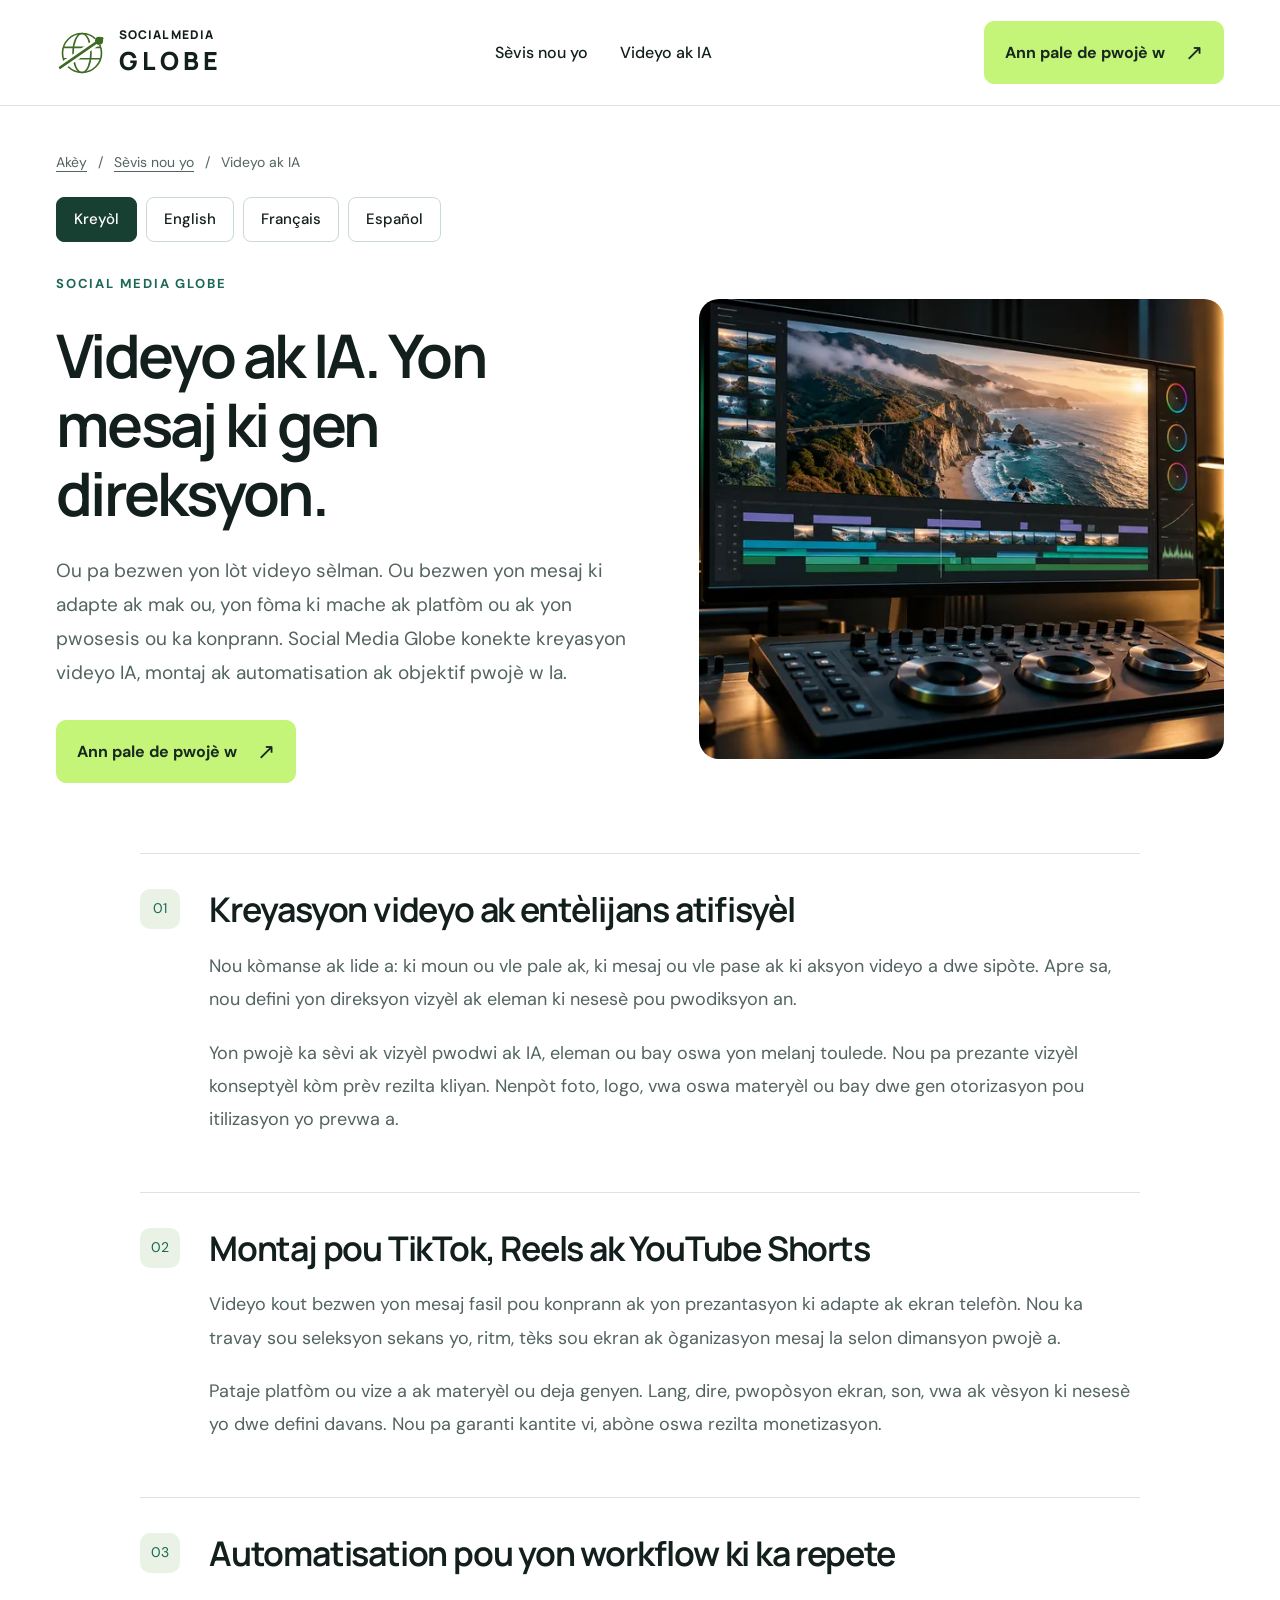
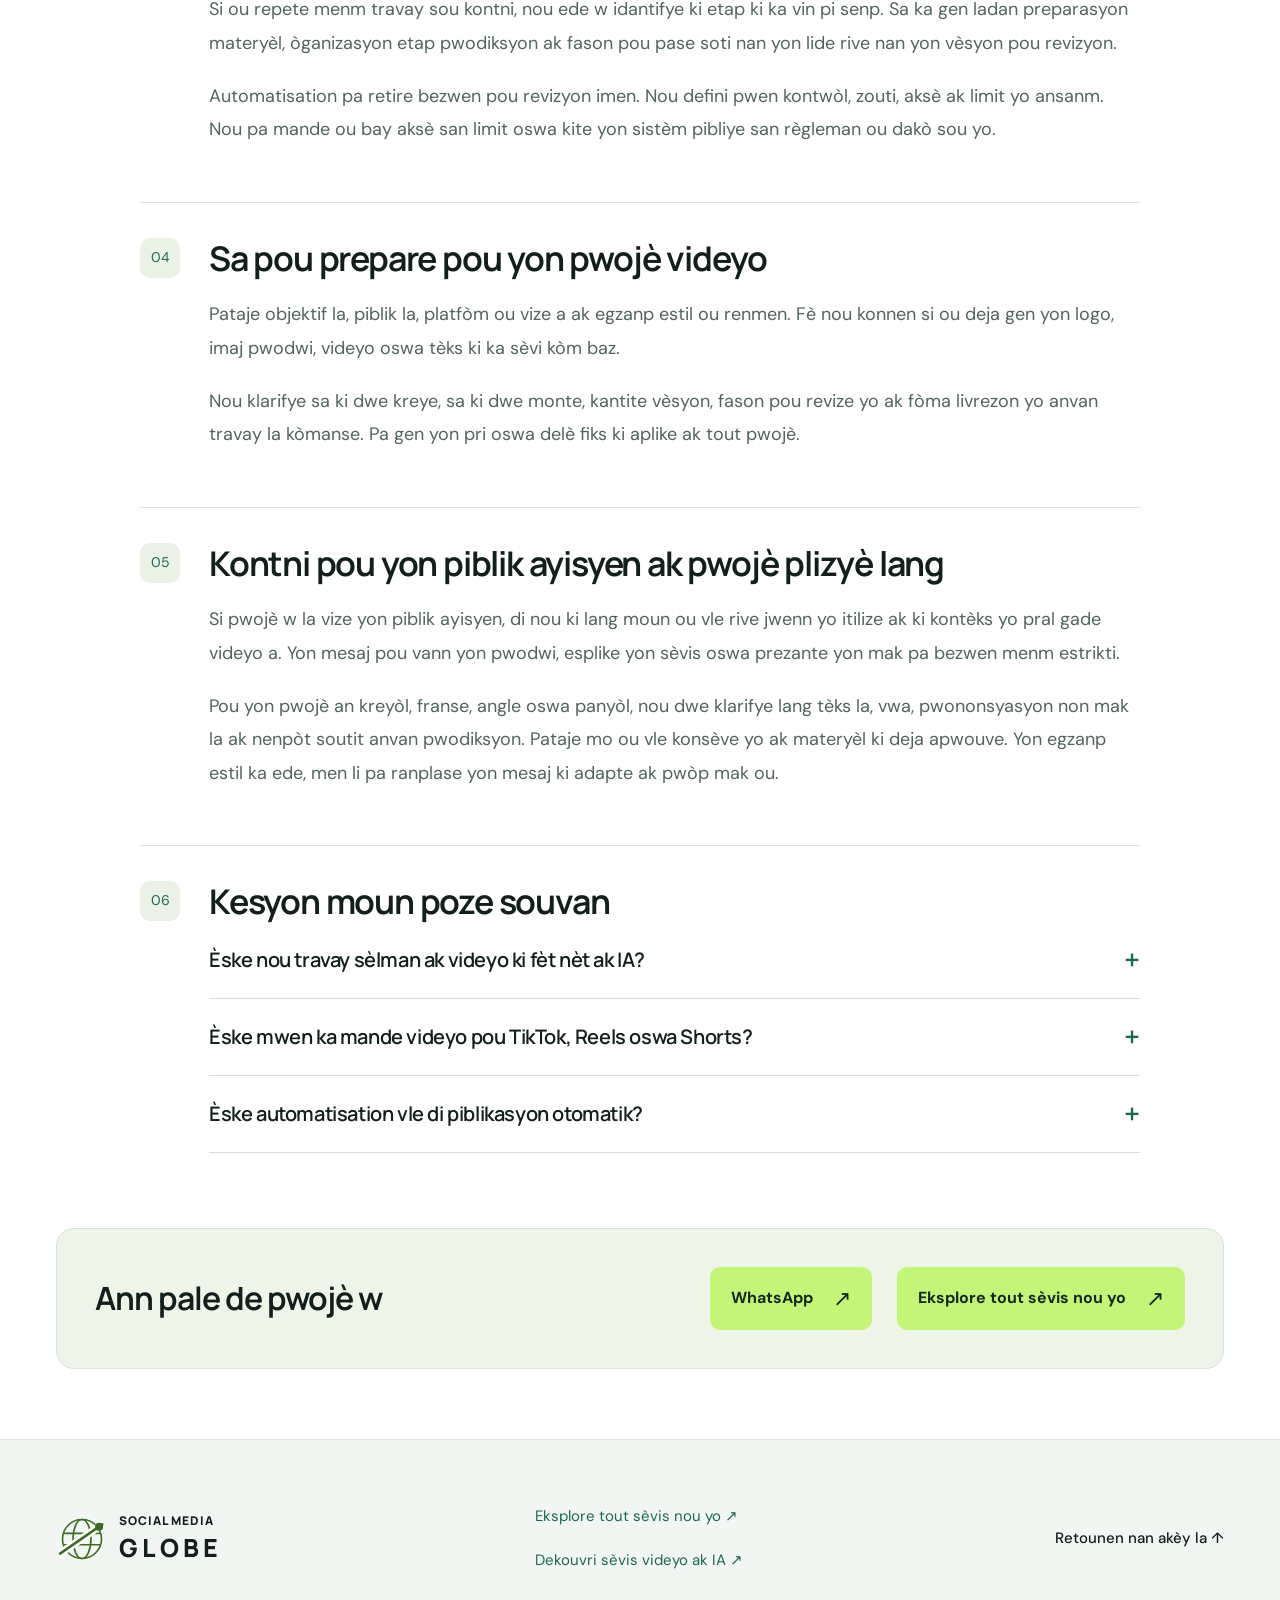
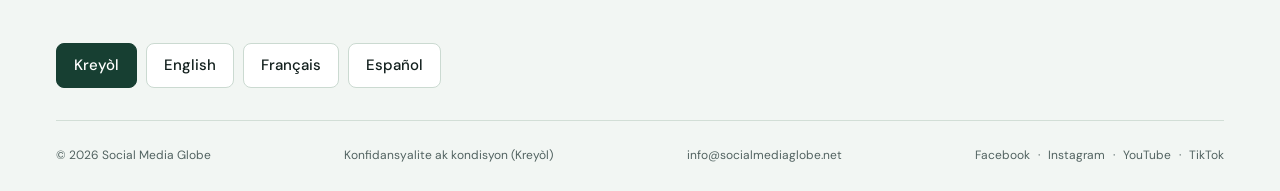
<file: ai-video/ht/index.html>
<!doctype html>
<html lang="ht">
  <head>
    <meta charset="utf-8" />
    <meta name="viewport" content="width=device-width,initial-scale=1" />
    <meta name="theme-color" content="#ffffff" />
    <title>Videyo IA, montaj ak automatisation | Social Media Globe</title>
    <meta
      name="description"
      content="Kreyasyon videyo IA, montaj videyo ak automatisation pou kontni mak ou. Pale ak Social Media Globe sou Reels, Shorts, TikTok ak pwojè ou."
    />
    <link rel="canonical" href="https://socialmediaglobe.net/ai-video/ht/" />
    <meta name="robots" content="index,follow,max-image-preview:large" />
    <meta property="og:type" content="website" />
    <meta property="og:site_name" content="Social Media Globe" />
    <meta property="og:title" content="Videyo IA, montaj ak automatisation" />
    <meta
      property="og:description"
      content="Kreyasyon videyo IA, montaj videyo ak automatisation pou kontni mak ou. Pale ak Social Media Globe sou Reels, Shorts, TikTok ak pwojè ou."
    />
    <meta
      property="og:url"
      content="https://socialmediaglobe.net/ai-video/ht/"
    />
    <meta property="og:locale" content="ht_HT" />
    <meta
      property="og:image"
      content="https://socialmediaglobe.net/assets/ai-production-social.jpg"
    />
    <meta property="og:image:width" content="1200" />
    <meta property="og:image:height" content="630" />
    <meta
      property="og:image:alt"
      content="Konpozisyon konseptyèl yon estasyon montaj videyo ak monitè ak kontwòl koulè"
    />
    <meta name="twitter:card" content="summary_large_image" />
    <meta name="twitter:title" content="Videyo IA, montaj ak automatisation" />
    <meta
      name="twitter:description"
      content="Kreyasyon videyo IA, montaj videyo ak automatisation pou kontni mak ou. Pale ak Social Media Globe sou Reels, Shorts, TikTok ak pwojè ou."
    />
    <meta
      name="twitter:image"
      content="https://socialmediaglobe.net/assets/ai-production-social.jpg"
    />
    <link
      rel="alternate"
      hreflang="ht"
      href="https://socialmediaglobe.net/ai-video/ht/"
    />
    <link
      rel="alternate"
      hreflang="en"
      href="https://socialmediaglobe.net/ai-video/en/"
    />
    <link
      rel="alternate"
      hreflang="fr"
      href="https://socialmediaglobe.net/ai-video/fr/"
    />
    <link
      rel="alternate"
      hreflang="es"
      href="https://socialmediaglobe.net/ai-video/es/"
    />
    <link
      rel="alternate"
      hreflang="x-default"
      href="https://socialmediaglobe.net/ai-video/ht/"
    />
    <link rel="icon" type="image/svg+xml" href="/logo/favicon-source.svg" />

    <script src="/assets/site.min.js?v=20261018-buttons" defer></script>
    <script type="application/ld+json">
      {
        "@context": "https://schema.org",
        "@graph": [
          {
            "@type": "Organization",
            "@id": "https://socialmediaglobe.net/#organization",
            "name": "Social Media Globe",
            "url": "https://socialmediaglobe.net/",
            "logo": {
              "@type": "ImageObject",
              "url": "https://socialmediaglobe.net/assets/brand-logo.svg",
              "width": 256,
              "height": 256
            },
            "email": "info@socialmediaglobe.net",
            "telephone": "+1-681-600-0916",
            "sameAs": [
              "https://www.facebook.com/people/Socialmediaglobe/61588999744707/",
              "https://www.instagram.com/socialmediaglobe1",
              "https://www.youtube.com/@socialmediaglobe",
              "https://www.tiktok.com/@socialmediaglobe1"
            ]
          },
          {
            "@type": "WebSite",
            "@id": "https://socialmediaglobe.net/#website",
            "url": "https://socialmediaglobe.net/",
            "name": "Social Media Globe",
            "publisher": {
              "@id": "https://socialmediaglobe.net/#organization"
            },
            "inLanguage": ["ht", "en", "fr", "es"]
          },
          {
            "@type": "WebPage",
            "@id": "https://socialmediaglobe.net/ai-video/ht/#page",
            "url": "https://socialmediaglobe.net/ai-video/ht/",
            "name": "Videyo IA, montaj ak automatisation",
            "description": "Kreyasyon videyo IA, montaj videyo ak automatisation pou kontni mak ou. Pale ak Social Media Globe sou Reels, Shorts, TikTok ak pwojè ou.",
            "inLanguage": "ht",
            "isPartOf": { "@id": "https://socialmediaglobe.net/#website" },
            "mainEntity": {
              "@id": "https://socialmediaglobe.net/ai-video/ht/#service"
            },
            "breadcrumb": {
              "@id": "https://socialmediaglobe.net/ai-video/ht/#breadcrumbs"
            }
          },
          {
            "@type": "Service",
            "@id": "https://socialmediaglobe.net/ai-video/ht/#service",
            "name": "Videyo IA, montaj ak automatisation",
            "description": "Kreyasyon videyo IA, montaj videyo ak automatisation pou kontni mak ou. Pale ak Social Media Globe sou Reels, Shorts, TikTok ak pwojè ou.",
            "url": "https://socialmediaglobe.net/ai-video/ht/",
            "serviceType": [
              "AI video creation",
              "Video editing",
              "Content workflow automation"
            ],
            "provider": { "@id": "https://socialmediaglobe.net/#organization" }
          },
          {
            "@type": "BreadcrumbList",
            "@id": "https://socialmediaglobe.net/ai-video/ht/#breadcrumbs",
            "itemListElement": [
              {
                "@type": "ListItem",
                "position": 1,
                "name": "Akèy",
                "item": "https://socialmediaglobe.net/"
              },
              {
                "@type": "ListItem",
                "position": 2,
                "name": "Sèvis nou yo",
                "item": "https://socialmediaglobe.net/services/ht/"
              },
              {
                "@type": "ListItem",
                "position": 3,
                "name": "Videyo ak IA",
                "item": "https://socialmediaglobe.net/ai-video/ht/"
              }
            ]
          }
        ]
      }
    </script>
    <link
      rel="preload"
      href="/assets/fonts/dm-sans-latin.woff2"
      as="font"
      type="font/woff2"
      crossorigin
    />
    <link
      rel="preload"
      href="/assets/fonts/manrope-latin.woff2"
      as="font"
      type="font/woff2"
      crossorigin
    />
    <link rel="stylesheet" href="/assets/site.min.css?v=20261018-buttons" />
  </head>
  <body id="top">
    <a class="skip" href="#main">Ale nan kontni an</a>
    <div class="scroll-progress" aria-hidden="true"></div>
    <header class="header">
      <div class="wrap nav">
        <a class="brand" href="/"
          ><img src="/logo-icon.svg" width="52" height="52" alt="" /><span
            >SOCIAL MEDIA<span class="brand-second">GLOBE</span></span
          ></a
        >
        <nav id="navigation" aria-label="Sèvis nou yo">
          <a href="/services/ht/">Sèvis nou yo</a
          ><a href="/ai-video/ht/">Videyo ak IA</a>
        </nav>
        <a class="button primary nav-button" href="/#contact"
          >Ann pale de pwojè w <span>↗</span></a
        ><button
          class="menu-toggle"
          aria-label="Sèvis nou yo"
          aria-expanded="false"
          aria-controls="navigation"
        >
          <span></span><span></span>
        </button>
      </div>
    </header>
    <main id="main">
      <section class="wrap ai-page-hero">
        <div class="guide-breadcrumb">
          <a href="/">Akèy</a><span>/</span
          ><a href="/services/ht/">Sèvis nou yo</a><span>/</span
          ><span>Videyo ak IA</span>
        </div>
        <nav class="language-links" aria-label="Chwazi lang paj la">
          <a href="/ai-video/ht/" lang="ht" hreflang="ht" aria-current="page"
            >Kreyòl</a
          ><a href="/ai-video/en/" lang="en" hreflang="en">English</a
          ><a href="/ai-video/fr/" lang="fr" hreflang="fr">Français</a
          ><a href="/ai-video/es/" lang="es" hreflang="es">Español</a>
        </nav>
        <div class="ai-page-grid">
          <div>
            <p class="eyebrow">SOCIAL MEDIA GLOBE</p>
            <h1>Videyo ak IA. Yon mesaj ki gen direksyon.</h1>
            <p class="intro">
              Ou pa bezwen yon lòt videyo sèlman. Ou bezwen yon mesaj ki adapte
              ak mak ou, yon fòma ki mache ak platfòm ou ak yon pwosesis ou ka
              konprann. Social Media Globe konekte kreyasyon videyo IA, montaj
              ak automatisation ak objektif pwojè w la.
            </p>
            <a class="button primary" href="/#contact"
              >Ann pale de pwojè w <span>↗</span></a
            >
          </div>
          <img
            src="/assets/ai-production.webp"
            srcset="
              /assets/ai-production-768.webp   768w,
              /assets/ai-production-1024.webp 1024w,
              /assets/ai-production.webp      1536w
            "
            sizes="(max-width:700px) calc(100vw - 40px), (max-width:980px) 46vw, 47vw"
            width="1536"
            height="1024"
            alt="Konpozisyon konseptyèl yon estasyon montaj videyo ak monitè ak kontwòl koulè"
            fetchpriority="high"
          />
        </div>
      </section>
      <section class="wrap ai-editorial">
        <article class="ai-editorial-section">
          <span>01</span>
          <div>
            <h2>Kreyasyon videyo ak entèlijans atifisyèl</h2>
            <p>
              Nou kòmanse ak lide a: ki moun ou vle pale ak, ki mesaj ou vle
              pase ak ki aksyon videyo a dwe sipòte. Apre sa, nou defini yon
              direksyon vizyèl ak eleman ki nesesè pou pwodiksyon an.
            </p>
            <p>
              Yon pwojè ka sèvi ak vizyèl pwodwi ak IA, eleman ou bay oswa yon
              melanj toulede. Nou pa prezante vizyèl konseptyèl kòm prèv rezilta
              kliyan. Nenpòt foto, logo, vwa oswa materyèl ou bay dwe gen
              otorizasyon pou itilizasyon yo prevwa a.
            </p>
          </div>
        </article>
        <article class="ai-editorial-section">
          <span>02</span>
          <div>
            <h2>Montaj pou TikTok, Reels ak YouTube Shorts</h2>
            <p>
              Videyo kout bezwen yon mesaj fasil pou konprann ak yon
              prezantasyon ki adapte ak ekran telefòn. Nou ka travay sou
              seleksyon sekans yo, ritm, tèks sou ekran ak òganizasyon mesaj la
              selon dimansyon pwojè a.
            </p>
            <p>
              Pataje platfòm ou vize a ak materyèl ou deja genyen. Lang, dire,
              pwopòsyon ekran, son, vwa ak vèsyon ki nesesè yo dwe defini
              davans. Nou pa garanti kantite vi, abòne oswa rezilta
              monetizasyon.
            </p>
          </div>
        </article>
        <article class="ai-editorial-section">
          <span>03</span>
          <div>
            <h2>Automatisation pou yon workflow ki ka repete</h2>
            <p>
              Si ou repete menm travay sou kontni, nou ede w idantifye ki etap
              ki ka vin pi senp. Sa ka gen ladan preparasyon materyèl,
              òganizasyon etap pwodiksyon ak fason pou pase soti nan yon lide
              rive nan yon vèsyon pou revizyon.
            </p>
            <p>
              Automatisation pa retire bezwen pou revizyon imen. Nou defini pwen
              kontwòl, zouti, aksè ak limit yo ansanm. Nou pa mande ou bay aksè
              san limit oswa kite yon sistèm pibliye san règleman ou dakò sou
              yo.
            </p>
          </div>
        </article>
        <article class="ai-editorial-section">
          <span>04</span>
          <div>
            <h2>Sa pou prepare pou yon pwojè videyo</h2>
            <p>
              Pataje objektif la, piblik la, platfòm ou vize a ak egzanp estil
              ou renmen. Fè nou konnen si ou deja gen yon logo, imaj pwodwi,
              videyo oswa tèks ki ka sèvi kòm baz.
            </p>
            <p>
              Nou klarifye sa ki dwe kreye, sa ki dwe monte, kantite vèsyon,
              fason pou revize yo ak fòma livrezon yo anvan travay la kòmanse.
              Pa gen yon pri oswa delè fiks ki aplike ak tout pwojè.
            </p>
          </div>
        </article>
        <article class="ai-editorial-section">
          <span>05</span>
          <div>
            <h2>Kontni pou yon piblik ayisyen ak pwojè plizyè lang</h2>
            <p>
              Si pwojè w la vize yon piblik ayisyen, di nou ki lang moun ou vle
              rive jwenn yo itilize ak ki kontèks yo pral gade videyo a. Yon
              mesaj pou vann yon pwodwi, esplike yon sèvis oswa prezante yon mak
              pa bezwen menm estrikti.
            </p>
            <p>
              Pou yon pwojè an kreyòl, franse, angle oswa panyòl, nou dwe
              klarifye lang tèks la, vwa, pwononsyasyon non mak la ak nenpòt
              soutit anvan pwodiksyon. Pataje mo ou vle konsève yo ak materyèl
              ki deja apwouve. Yon egzanp estil ka ede, men li pa ranplase yon
              mesaj ki adapte ak pwòp mak ou.
            </p>
          </div>
        </article>
        <section class="ai-editorial-section">
          <span>06</span>
          <div>
            <h2>Kesyon moun poze souvan</h2>
            <div class="faq-list">
              <details>
                <summary>
                  Èske nou travay sèlman ak videyo ki fèt nèt ak IA?<span
                    >+</span
                  >
                </summary>
                <p>
                  Non. Yon pwojè ka konekte materyèl ou deja genyen ak eleman ki
                  kreye ak IA. Nou chwazi apwòch la selon mesaj la ak sa nou
                  dakò sou li.
                </p>
              </details>
              <details>
                <summary>
                  Èske mwen ka mande videyo pou TikTok, Reels oswa Shorts?<span
                    >+</span
                  >
                </summary>
                <p>
                  Wi. Di nou platfòm ou vize a pou nou ka diskite fòma, dire ak
                  materyèl ki nesesè. Detay sa yo fè pati dimansyon pwojè a.
                </p>
              </details>
              <details>
                <summary>
                  Èske automatisation vle di piblikasyon otomatik?<span>+</span>
                </summary>
                <p>
                  Pa otomatikman. Nou defini ki etap ki dwe otomatik ak ki etap
                  ou bezwen revize oswa apwouve. Nenpòt piblikasyon oswa aksè
                  dwe dakò anvan.
                </p>
              </details>
            </div>
          </div>
        </section>
      </section>
      <section class="guide-cta wrap">
        <h2>Ann pale de pwojè w</h2>
        <a
          class="button primary"
          href="https://wa.me/16816000916"
          target="_blank"
          rel="noopener noreferrer"
          >WhatsApp <span>↗</span></a
        ><a class="button secondary" href="/services/ht/"
          >Eksplore tout sèvis nou yo <span>↗</span></a
        >
      </section>
    </main>
    <footer>
      <div class="wrap footer-top">
        <a class="brand" href="/"
          ><img src="/logo-icon.svg" width="52" height="52" alt="" /><span
            >SOCIAL MEDIA<span class="brand-second">GLOBE</span></span
          ></a
        >
        <div>
          <a class="text-link" href="/services/ht/"
            >Eksplore tout sèvis nou yo ↗</a
          ><br /><a class="text-link" href="/ai-video/ht/"
            >Dekouvri sèvis videyo ak IA ↗</a
          >
        </div>
        <a href="/">Retounen nan akèy la ↑</a>
      </div>
      <div class="wrap">
        <nav class="language-links" aria-label="Chwazi lang paj la">
          <a href="/ai-video/ht/" lang="ht" hreflang="ht" aria-current="page"
            >Kreyòl</a
          ><a href="/ai-video/en/" lang="en" hreflang="en">English</a
          ><a href="/ai-video/fr/" lang="fr" hreflang="fr">Français</a
          ><a href="/ai-video/es/" lang="es" hreflang="es">Español</a>
        </nav>
      </div>
      <div class="wrap footer-bottom">
        <span>© 2026 Social Media Globe</span
        ><a href="/policies.html" lang="ht"
          >Konfidansyalite ak kondisyon (Kreyòl)</a
        ><a href="mailto:info@socialmediaglobe.net">info@socialmediaglobe.net</a
        ><span class="footer-social"
          ><a
            href="https://www.facebook.com/people/Socialmediaglobe/61588999744707/"
            target="_blank"
            rel="noopener noreferrer"
            >Facebook</a
          >
          ·
          <a
            href="https://www.instagram.com/socialmediaglobe1"
            target="_blank"
            rel="noopener noreferrer"
            >Instagram</a
          >
          ·
          <a
            href="https://www.youtube.com/@socialmediaglobe"
            target="_blank"
            rel="noopener noreferrer"
            >YouTube</a
          >
          ·
          <a
            href="https://www.tiktok.com/@socialmediaglobe1"
            target="_blank"
            rel="noopener noreferrer"
            >TikTok</a
          ></span
        >
      </div>
    </footer>
  </body>
</html>
</file>
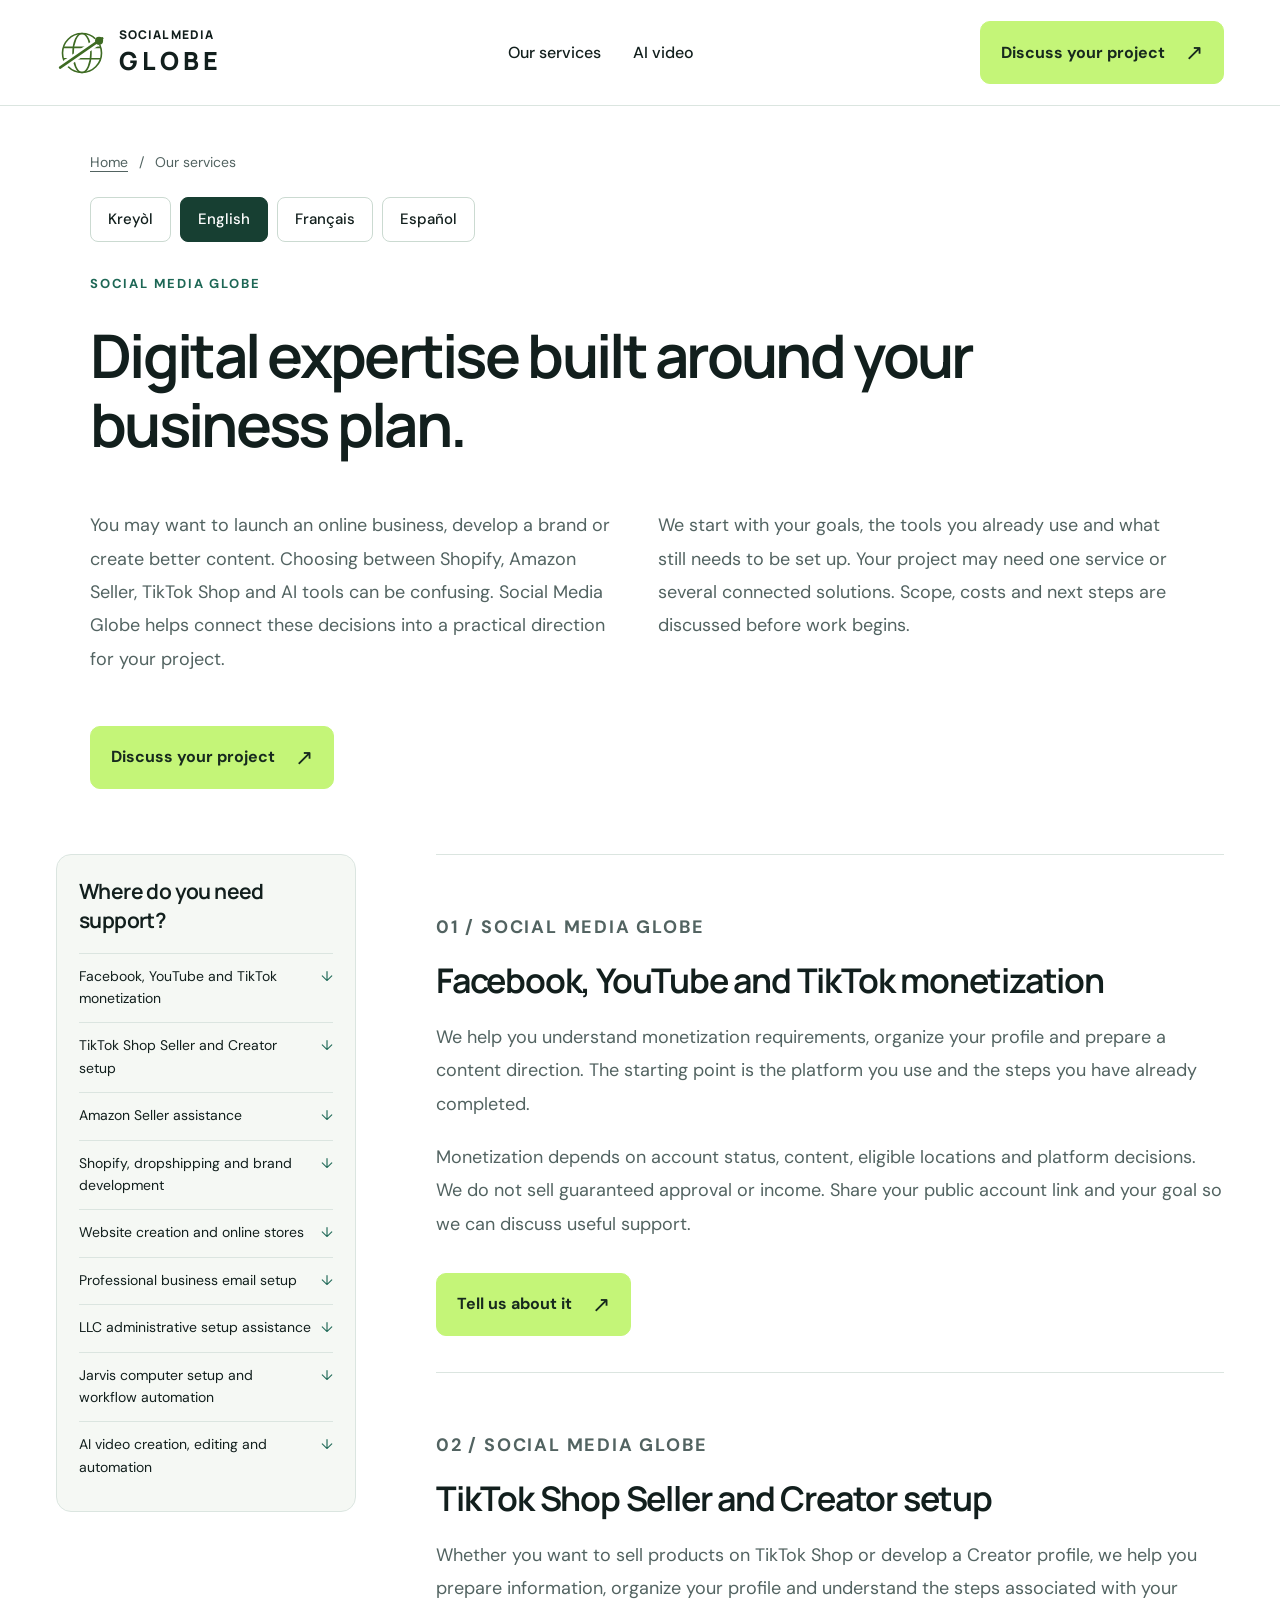
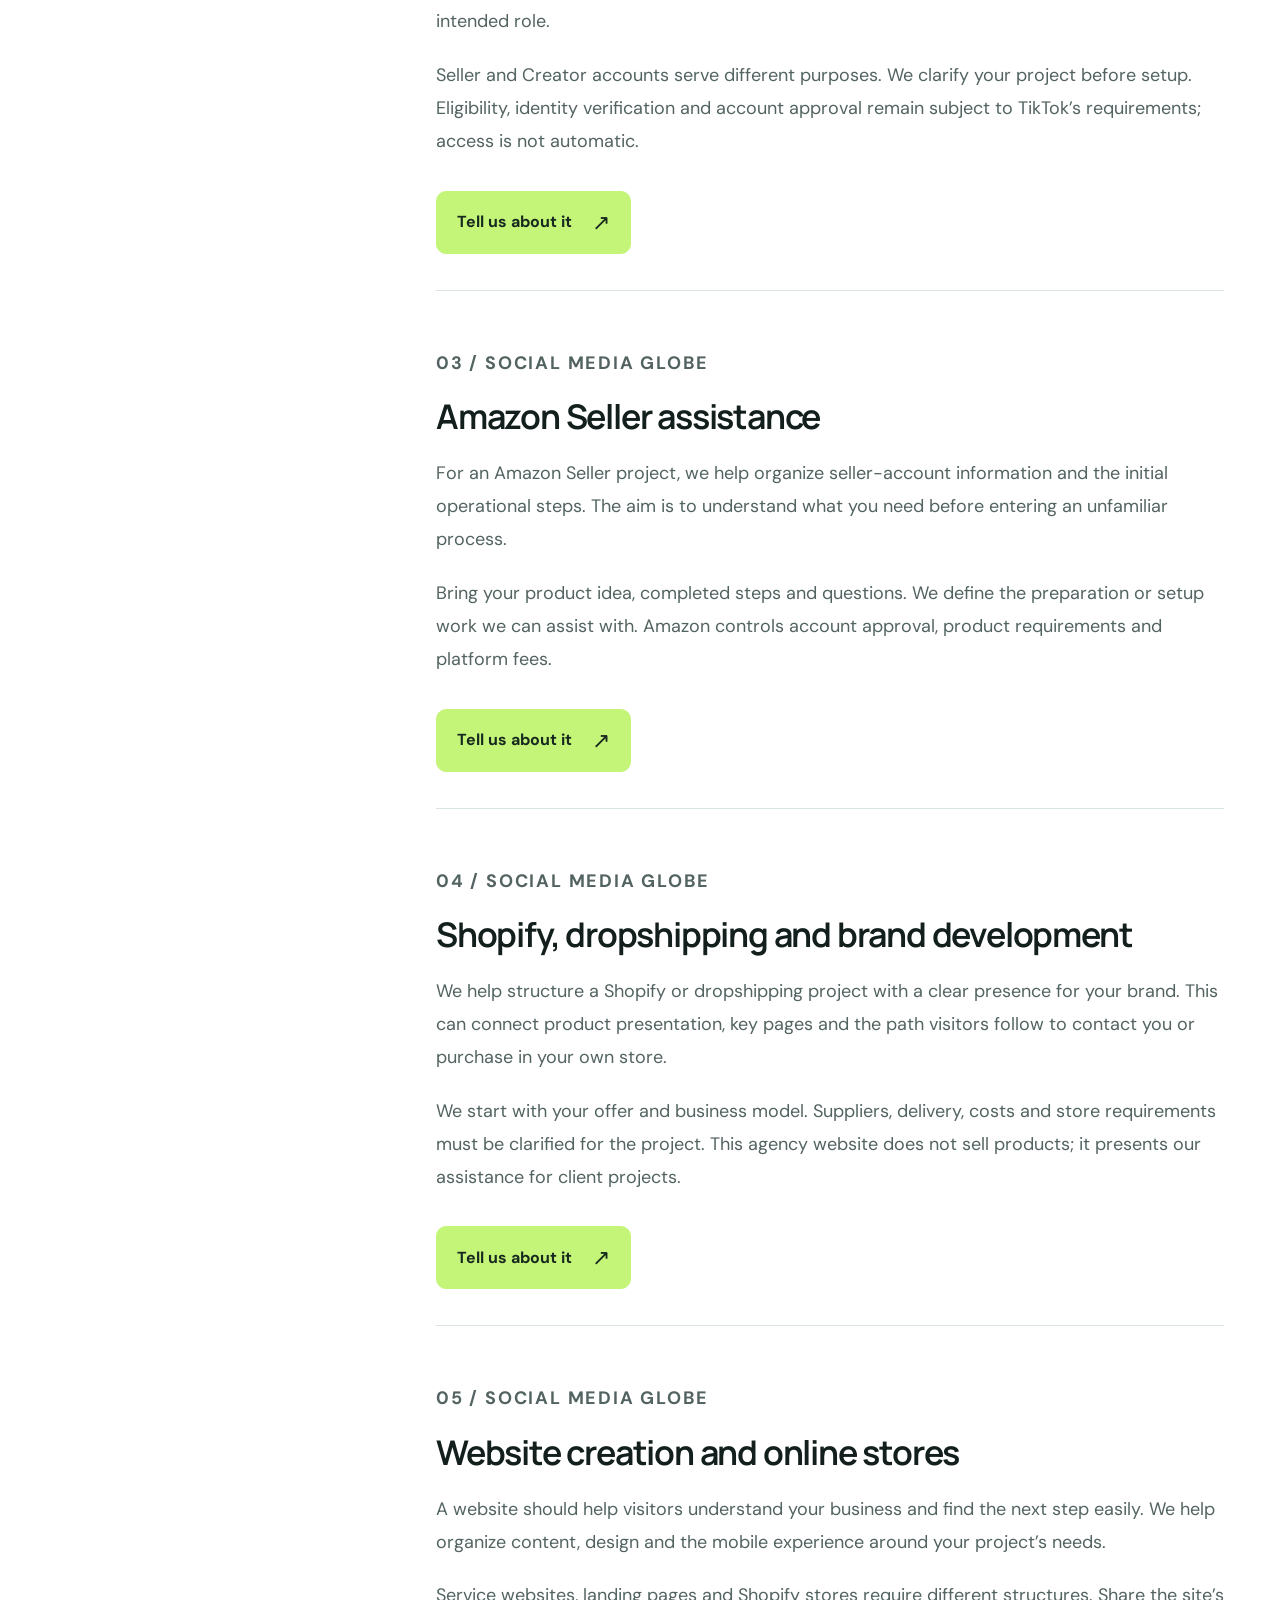
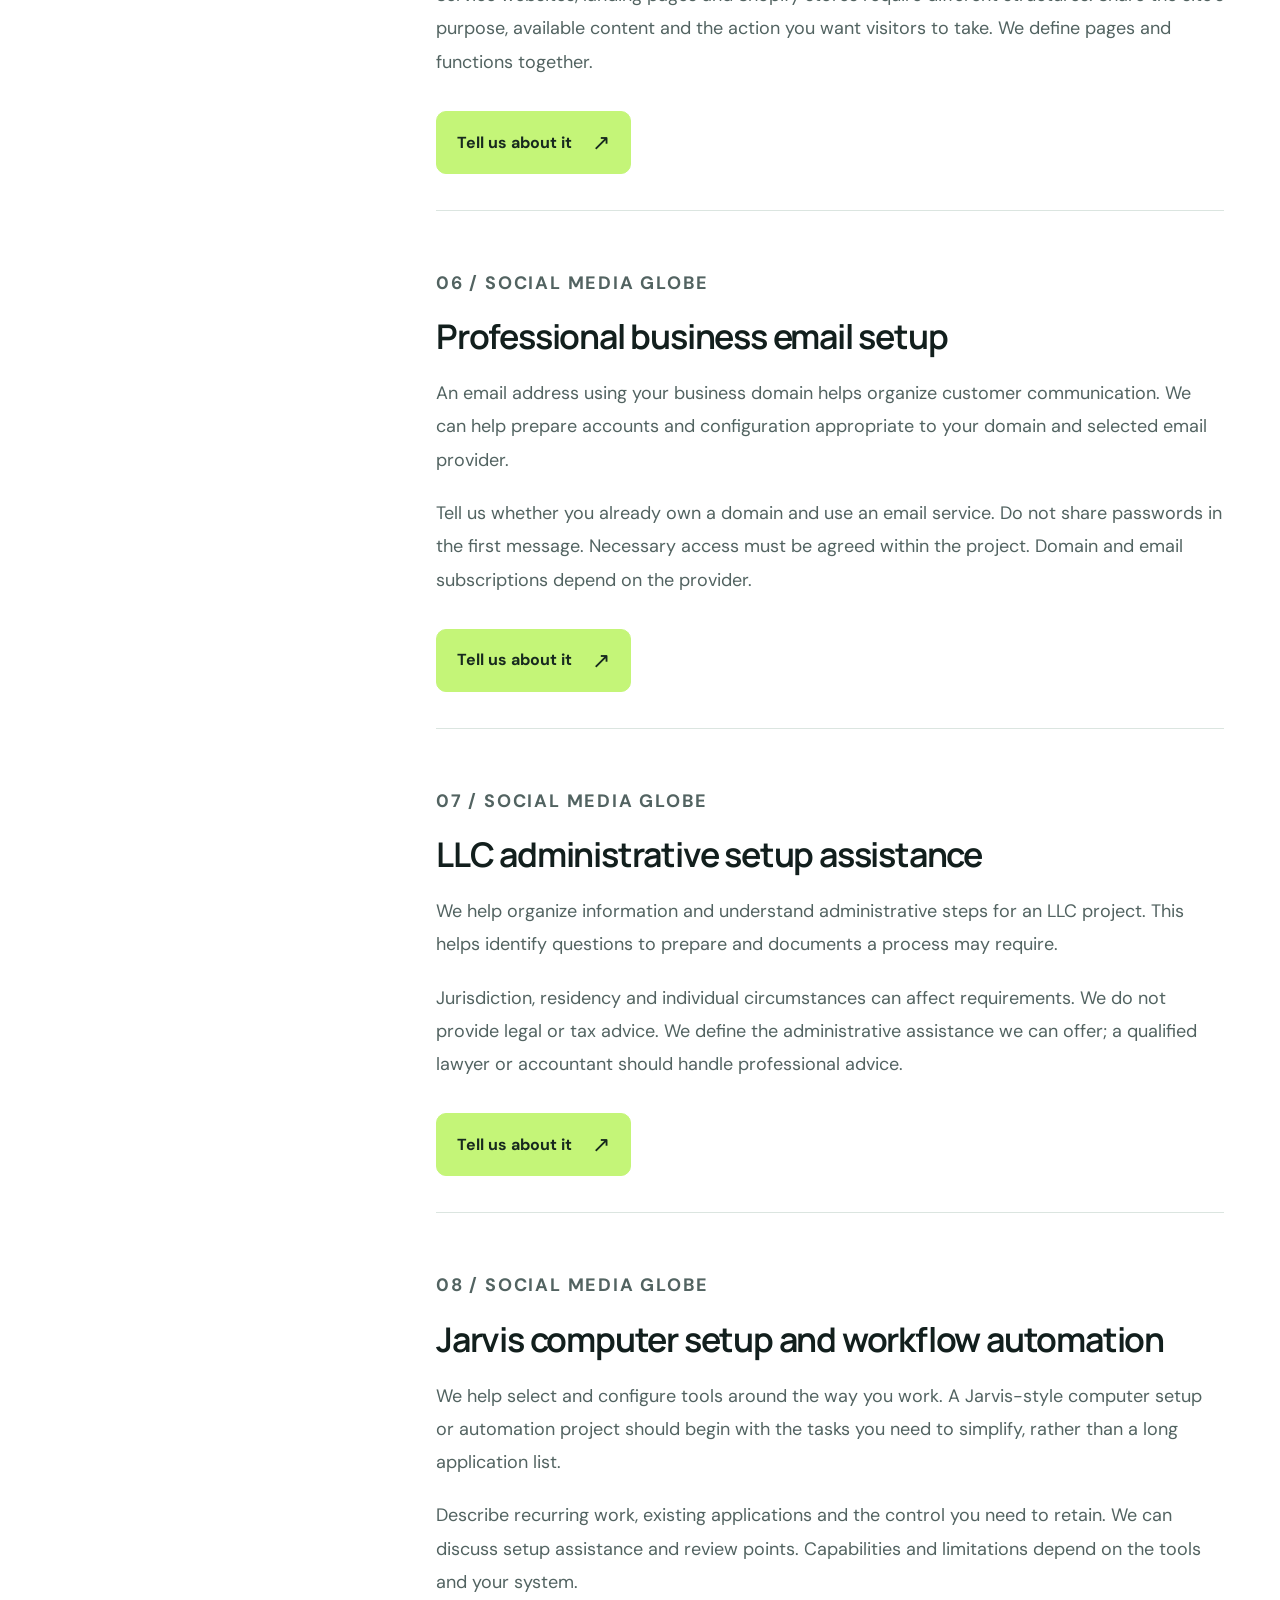
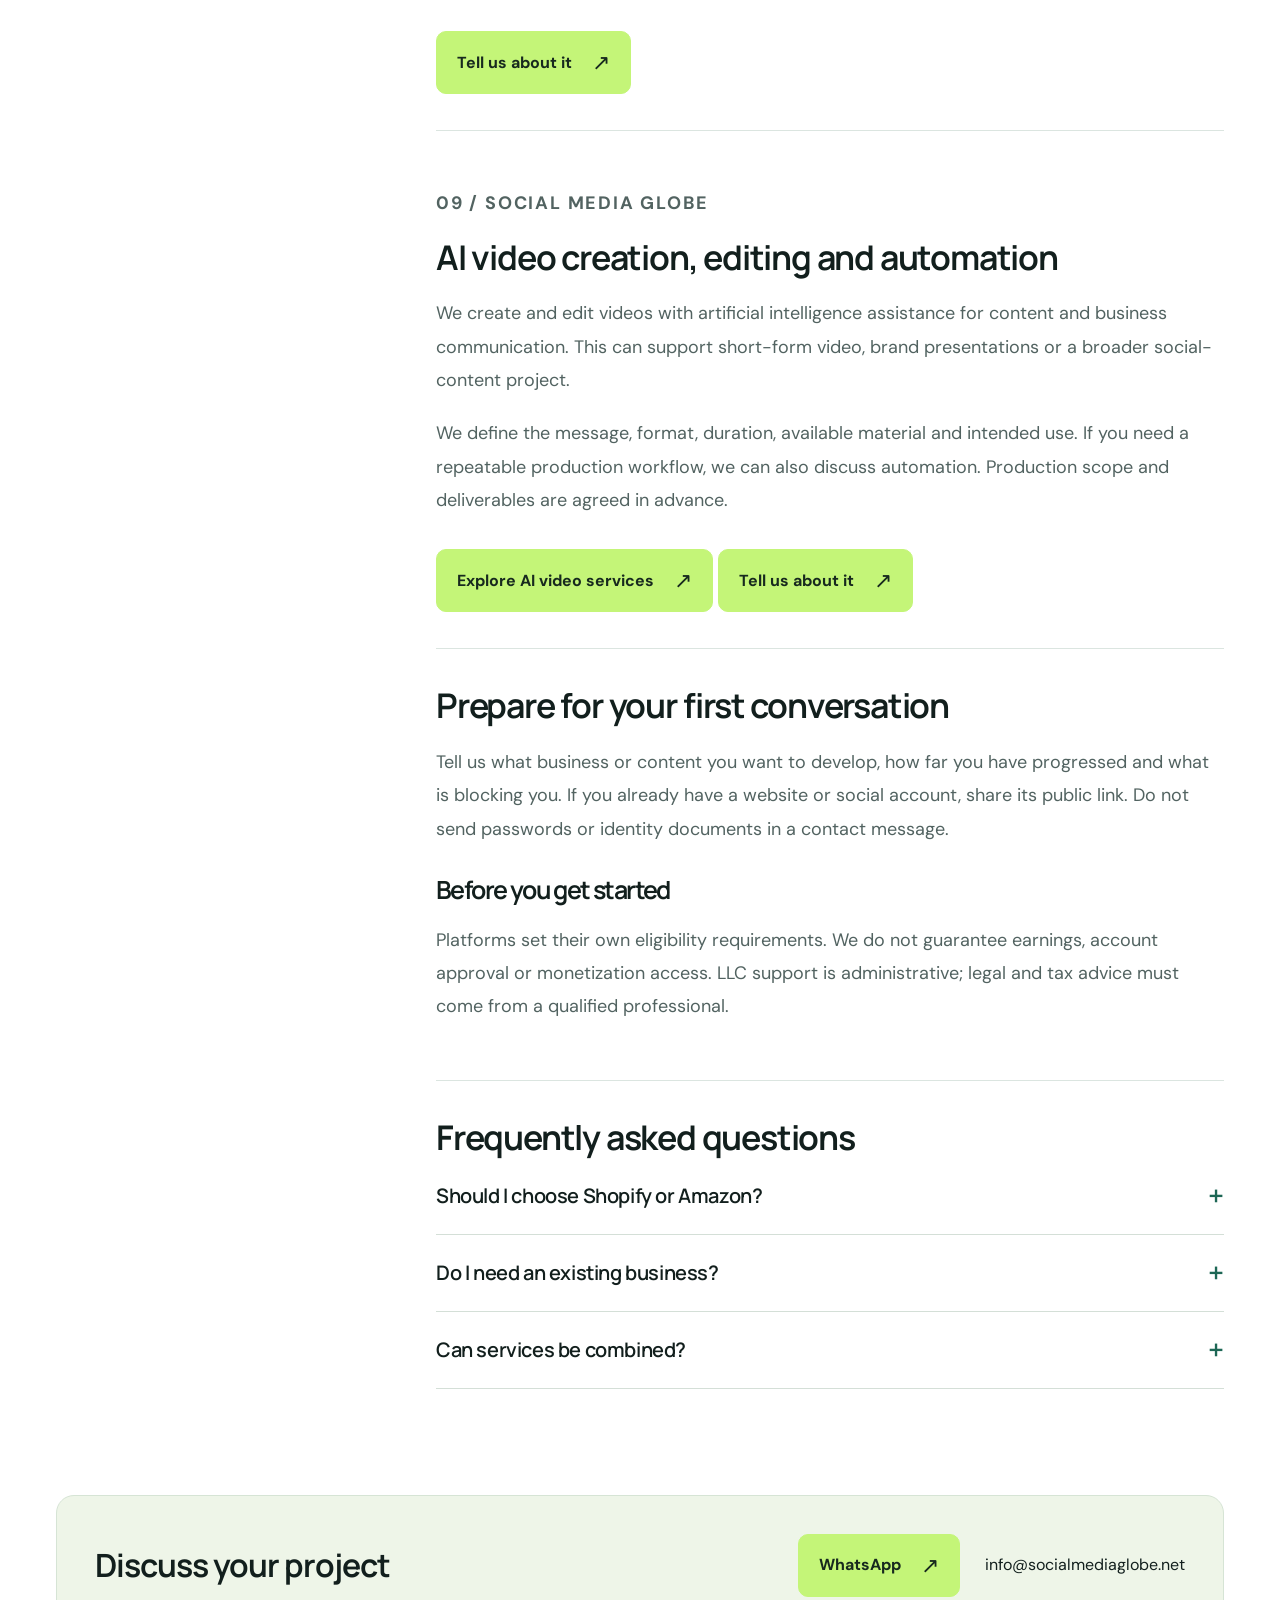
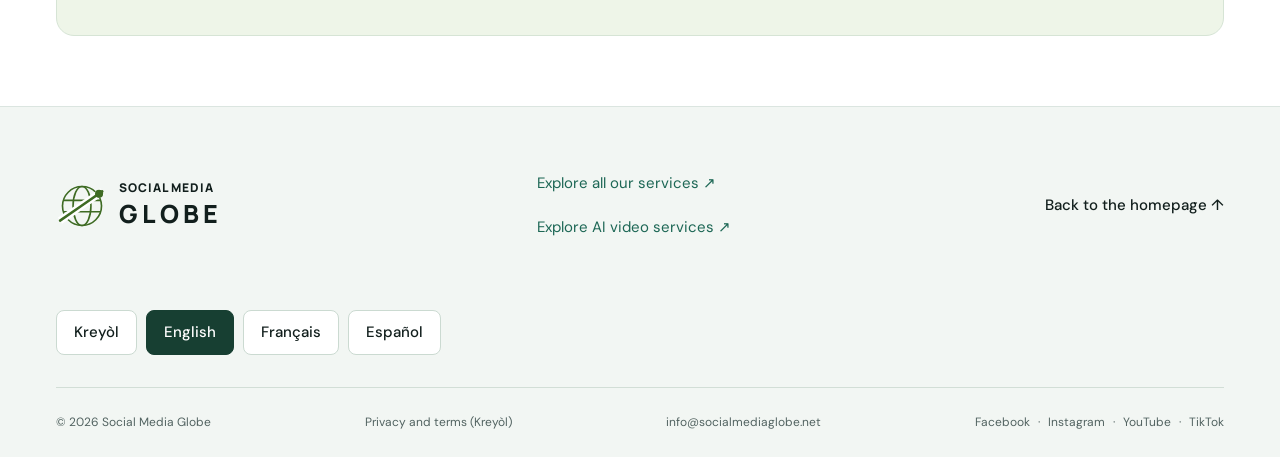
<file: services/en/index.html>
<!doctype html>
<html lang="en">
  <head>
    <meta charset="utf-8" />
    <meta name="viewport" content="width=device-width,initial-scale=1" />
    <meta name="theme-color" content="#ffffff" />
    <title>
      Shopify, Amazon Seller &amp; Social Media Monetization | Social Media
      Globe
    </title>
    <meta
      name="description"
      content="Digital services for Haitian entrepreneurs: Shopify, Amazon Seller, social media monetization, AI video creation, websites, business email and automation."
    />
    <link rel="canonical" href="https://socialmediaglobe.net/services/en/" />
    <meta name="robots" content="index,follow,max-image-preview:large" />
    <meta property="og:type" content="website" />
    <meta property="og:site_name" content="Social Media Globe" />
    <meta
      property="og:title"
      content="Shopify, Amazon Seller &amp; Social Media Monetization"
    />
    <meta
      property="og:description"
      content="Digital services for Haitian entrepreneurs: Shopify, Amazon Seller, social media monetization, AI video creation, websites, business email and automation."
    />
    <meta
      property="og:url"
      content="https://socialmediaglobe.net/services/en/"
    />
    <meta property="og:locale" content="en_US" />
    <meta
      property="og:image"
      content="https://socialmediaglobe.net/assets/social-preview.jpg"
    />
    <meta property="og:image:width" content="1200" />
    <meta property="og:image:height" content="630" />
    <meta
      property="og:image:alt"
      content="Social Media Globe — digital technology workspace"
    />
    <meta name="twitter:card" content="summary_large_image" />
    <meta
      name="twitter:title"
      content="Shopify, Amazon Seller &amp; Social Media Monetization"
    />
    <meta
      name="twitter:description"
      content="Digital services for Haitian entrepreneurs: Shopify, Amazon Seller, social media monetization, AI video creation, websites, business email and automation."
    />
    <meta
      name="twitter:image"
      content="https://socialmediaglobe.net/assets/social-preview.jpg"
    />
    <link
      rel="alternate"
      hreflang="ht"
      href="https://socialmediaglobe.net/services/ht/"
    />
    <link
      rel="alternate"
      hreflang="en"
      href="https://socialmediaglobe.net/services/en/"
    />
    <link
      rel="alternate"
      hreflang="fr"
      href="https://socialmediaglobe.net/services/fr/"
    />
    <link
      rel="alternate"
      hreflang="es"
      href="https://socialmediaglobe.net/services/es/"
    />
    <link
      rel="alternate"
      hreflang="x-default"
      href="https://socialmediaglobe.net/services/ht/"
    />
    <link rel="icon" type="image/svg+xml" href="/logo/favicon-source.svg" />

    <script src="/assets/site.min.js?v=20261018-buttons" defer></script>
    <script type="application/ld+json">
      {
        "@context": "https://schema.org",
        "@graph": [
          {
            "@type": "Organization",
            "@id": "https://socialmediaglobe.net/#organization",
            "name": "Social Media Globe",
            "url": "https://socialmediaglobe.net/",
            "logo": {
              "@type": "ImageObject",
              "url": "https://socialmediaglobe.net/assets/brand-logo.svg",
              "width": 256,
              "height": 256
            },
            "email": "info@socialmediaglobe.net",
            "telephone": "+1-681-600-0916",
            "sameAs": [
              "https://www.facebook.com/people/Socialmediaglobe/61588999744707/",
              "https://www.instagram.com/socialmediaglobe1",
              "https://www.youtube.com/@socialmediaglobe",
              "https://www.tiktok.com/@socialmediaglobe1"
            ]
          },
          {
            "@type": "WebSite",
            "@id": "https://socialmediaglobe.net/#website",
            "url": "https://socialmediaglobe.net/",
            "name": "Social Media Globe",
            "publisher": {
              "@id": "https://socialmediaglobe.net/#organization"
            },
            "inLanguage": ["ht", "en", "fr", "es"]
          },
          {
            "@type": "CollectionPage",
            "@id": "https://socialmediaglobe.net/services/en/#page",
            "url": "https://socialmediaglobe.net/services/en/",
            "name": "Shopify, Amazon Seller & Social Media Monetization",
            "description": "Digital services for Haitian entrepreneurs: Shopify, Amazon Seller, social media monetization, AI video creation, websites, business email and automation.",
            "inLanguage": "en",
            "isPartOf": { "@id": "https://socialmediaglobe.net/#website" },
            "breadcrumb": {
              "@id": "https://socialmediaglobe.net/services/en/#breadcrumbs"
            },
            "mainEntity": {
              "@id": "https://socialmediaglobe.net/services/en/#services"
            }
          },
          {
            "@type": "BreadcrumbList",
            "@id": "https://socialmediaglobe.net/services/en/#breadcrumbs",
            "itemListElement": [
              {
                "@type": "ListItem",
                "position": 1,
                "name": "Home",
                "item": "https://socialmediaglobe.net/"
              },
              {
                "@type": "ListItem",
                "position": 2,
                "name": "Our services",
                "item": "https://socialmediaglobe.net/services/en/"
              }
            ]
          },
          {
            "@type": "ItemList",
            "@id": "https://socialmediaglobe.net/services/en/#services",
            "itemListElement": [
              {
                "@type": "ListItem",
                "position": 1,
                "name": "Facebook, YouTube and TikTok monetization",
                "url": "https://socialmediaglobe.net/services/en/#monetization"
              },
              {
                "@type": "ListItem",
                "position": 2,
                "name": "TikTok Shop Seller and Creator setup",
                "url": "https://socialmediaglobe.net/services/en/#tiktok-shop"
              },
              {
                "@type": "ListItem",
                "position": 3,
                "name": "Amazon Seller assistance",
                "url": "https://socialmediaglobe.net/services/en/#amazon-seller"
              },
              {
                "@type": "ListItem",
                "position": 4,
                "name": "Shopify, dropshipping and brand development",
                "url": "https://socialmediaglobe.net/services/en/#shopify"
              },
              {
                "@type": "ListItem",
                "position": 5,
                "name": "Website creation and online stores",
                "url": "https://socialmediaglobe.net/services/en/#websites"
              },
              {
                "@type": "ListItem",
                "position": 6,
                "name": "Professional business email setup",
                "url": "https://socialmediaglobe.net/services/en/#email"
              },
              {
                "@type": "ListItem",
                "position": 7,
                "name": "LLC administrative setup assistance",
                "url": "https://socialmediaglobe.net/services/en/#llc"
              },
              {
                "@type": "ListItem",
                "position": 8,
                "name": "Jarvis computer setup and workflow automation",
                "url": "https://socialmediaglobe.net/services/en/#automation"
              },
              {
                "@type": "ListItem",
                "position": 9,
                "name": "AI video creation, editing and automation",
                "url": "https://socialmediaglobe.net/ai-video/en/"
              }
            ]
          },
          {
            "@type": "Service",
            "@id": "https://socialmediaglobe.net/services/en/#monetization-service",
            "name": "Facebook, YouTube and TikTok monetization",
            "description": "We help you understand monetization requirements, organize your profile and prepare a content direction. The starting point is the platform you use and the steps you have already completed.",
            "url": "https://socialmediaglobe.net/services/en/#monetization",
            "provider": { "@id": "https://socialmediaglobe.net/#organization" }
          },
          {
            "@type": "Service",
            "@id": "https://socialmediaglobe.net/services/en/#tiktok-shop-service",
            "name": "TikTok Shop Seller and Creator setup",
            "description": "Whether you want to sell products on TikTok Shop or develop a Creator profile, we help you prepare information, organize your profile and understand the steps associated with your intended role.",
            "url": "https://socialmediaglobe.net/services/en/#tiktok-shop",
            "provider": { "@id": "https://socialmediaglobe.net/#organization" }
          },
          {
            "@type": "Service",
            "@id": "https://socialmediaglobe.net/services/en/#amazon-seller-service",
            "name": "Amazon Seller assistance",
            "description": "For an Amazon Seller project, we help organize seller-account information and the initial operational steps. The aim is to understand what you need before entering an unfamiliar process.",
            "url": "https://socialmediaglobe.net/services/en/#amazon-seller",
            "provider": { "@id": "https://socialmediaglobe.net/#organization" }
          },
          {
            "@type": "Service",
            "@id": "https://socialmediaglobe.net/services/en/#shopify-service",
            "name": "Shopify, dropshipping and brand development",
            "description": "We help structure a Shopify or dropshipping project with a clear presence for your brand. This can connect product presentation, key pages and the path visitors follow to contact you or purchase in your own store.",
            "url": "https://socialmediaglobe.net/services/en/#shopify",
            "provider": { "@id": "https://socialmediaglobe.net/#organization" }
          },
          {
            "@type": "Service",
            "@id": "https://socialmediaglobe.net/services/en/#websites-service",
            "name": "Website creation and online stores",
            "description": "A website should help visitors understand your business and find the next step easily. We help organize content, design and the mobile experience around your project’s needs.",
            "url": "https://socialmediaglobe.net/services/en/#websites",
            "provider": { "@id": "https://socialmediaglobe.net/#organization" }
          },
          {
            "@type": "Service",
            "@id": "https://socialmediaglobe.net/services/en/#email-service",
            "name": "Professional business email setup",
            "description": "An email address using your business domain helps organize customer communication. We can help prepare accounts and configuration appropriate to your domain and selected email provider.",
            "url": "https://socialmediaglobe.net/services/en/#email",
            "provider": { "@id": "https://socialmediaglobe.net/#organization" }
          },
          {
            "@type": "Service",
            "@id": "https://socialmediaglobe.net/services/en/#llc-service",
            "name": "LLC administrative setup assistance",
            "description": "We help organize information and understand administrative steps for an LLC project. This helps identify questions to prepare and documents a process may require.",
            "url": "https://socialmediaglobe.net/services/en/#llc",
            "provider": { "@id": "https://socialmediaglobe.net/#organization" }
          },
          {
            "@type": "Service",
            "@id": "https://socialmediaglobe.net/services/en/#automation-service",
            "name": "Jarvis computer setup and workflow automation",
            "description": "We help select and configure tools around the way you work. A Jarvis-style computer setup or automation project should begin with the tasks you need to simplify, rather than a long application list.",
            "url": "https://socialmediaglobe.net/services/en/#automation",
            "provider": { "@id": "https://socialmediaglobe.net/#organization" }
          },
          {
            "@type": "Service",
            "@id": "https://socialmediaglobe.net/services/en/#ai-video-service",
            "name": "AI video creation, editing and automation",
            "description": "We create and edit videos with artificial intelligence assistance for content and business communication. This can support short-form video, brand presentations or a broader social-content project.",
            "url": "https://socialmediaglobe.net/ai-video/en/",
            "provider": { "@id": "https://socialmediaglobe.net/#organization" }
          }
        ]
      }
    </script>
    <link
      rel="preload"
      href="/assets/fonts/dm-sans-latin.woff2"
      as="font"
      type="font/woff2"
      crossorigin
    />
    <link
      rel="preload"
      href="/assets/fonts/manrope-latin.woff2"
      as="font"
      type="font/woff2"
      crossorigin
    />
    <link rel="stylesheet" href="/assets/site.min.css?v=20261018-buttons" />
  </head>
  <body id="top">
    <a class="skip" href="#main">Skip to content</a>
    <div class="scroll-progress" aria-hidden="true"></div>
    <header class="header">
      <div class="wrap nav">
        <a class="brand" href="/"
          ><img src="/logo-icon.svg" width="52" height="52" alt="" /><span
            >SOCIAL MEDIA<span class="brand-second">GLOBE</span></span
          ></a
        >
        <nav id="navigation" aria-label="Our services">
          <a href="/services/en/">Our services</a
          ><a href="/ai-video/en/">AI video</a>
        </nav>
        <a class="button primary nav-button" href="/#contact"
          >Discuss your project <span>↗</span></a
        ><button
          class="menu-toggle"
          aria-label="Our services"
          aria-expanded="false"
          aria-controls="navigation"
        >
          <span></span><span></span>
        </button>
      </div>
    </header>
    <main id="main">
      <section class="guide-hero wrap">
        <div class="guide-breadcrumb">
          <a href="/">Home</a><span>/</span><span>Our services</span>
        </div>
        <nav class="language-links" aria-label="Choose this page’s language">
          <a href="/services/ht/" lang="ht" hreflang="ht">Kreyòl</a
          ><a href="/services/en/" lang="en" hreflang="en" aria-current="page"
            >English</a
          ><a href="/services/fr/" lang="fr" hreflang="fr">Français</a
          ><a href="/services/es/" lang="es" hreflang="es">Español</a>
        </nav>
        <p class="eyebrow">SOCIAL MEDIA GLOBE</p>
        <h1>Digital expertise built around your business plan.</h1>
        <div class="guide-intro">
          <p>
            You may want to launch an online business, develop a brand or create
            better content. Choosing between Shopify, Amazon Seller, TikTok Shop
            and AI tools can be confusing. Social Media Globe helps connect
            these decisions into a practical direction for your project.
          </p>
          <p>
            We start with your goals, the tools you already use and what still
            needs to be set up. Your project may need one service or several
            connected solutions. Scope, costs and next steps are discussed
            before work begins.
          </p>
        </div>
        <a class="button primary" href="/#contact"
          >Discuss your project <span>↗</span></a
        >
      </section>
      <section class="wrap guide-content">
        <aside class="guide-toc">
          <h2>Where do you need support?</h2>
          <nav aria-label="Our services">
            <a href="#monetization"
              >Facebook, YouTube and TikTok monetization <span>↓</span></a
            ><a href="#tiktok-shop"
              >TikTok Shop Seller and Creator setup <span>↓</span></a
            ><a href="#amazon-seller">Amazon Seller assistance <span>↓</span></a
            ><a href="#shopify"
              >Shopify, dropshipping and brand development <span>↓</span></a
            ><a href="#websites"
              >Website creation and online stores <span>↓</span></a
            ><a href="#email"
              >Professional business email setup <span>↓</span></a
            ><a href="#llc"
              >LLC administrative setup assistance <span>↓</span></a
            ><a href="#automation"
              >Jarvis computer setup and workflow automation <span>↓</span></a
            ><a href="#ai-video"
              >AI video creation, editing and automation <span>↓</span></a
            >
          </nav>
        </aside>
        <div class="guide-articles">
          <article id="monetization" class="guide-service">
            <p class="eyebrow">01 / SOCIAL MEDIA GLOBE</p>
            <h2>Facebook, YouTube and TikTok monetization</h2>
            <p>
              We help you understand monetization requirements, organize your
              profile and prepare a content direction. The starting point is the
              platform you use and the steps you have already completed.
            </p>
            <p>
              Monetization depends on account status, content, eligible
              locations and platform decisions. We do not sell guaranteed
              approval or income. Share your public account link and your goal
              so we can discuss useful support.
            </p>
            <a
              class="button primary guide-contact"
              href="https://wa.me/16816000916?text=Hello%20Social%20Media%20Globe!%20I%20would%20like%20a%20consultation%20about%20Facebook%2C%20YouTube%20and%20TikTok%20monetization.%20Please%20explain%20the%20next%20steps%2C%20the%20information%20I%20should%20prepare%20and%20the%20service%20scope."
              target="_blank"
              rel="noopener noreferrer"
              >Tell us about it <span>↗</span></a
            >
          </article>
          <article id="tiktok-shop" class="guide-service">
            <p class="eyebrow">02 / SOCIAL MEDIA GLOBE</p>
            <h2>TikTok Shop Seller and Creator setup</h2>
            <p>
              Whether you want to sell products on TikTok Shop or develop a
              Creator profile, we help you prepare information, organize your
              profile and understand the steps associated with your intended
              role.
            </p>
            <p>
              Seller and Creator accounts serve different purposes. We clarify
              your project before setup. Eligibility, identity verification and
              account approval remain subject to TikTok’s requirements; access
              is not automatic.
            </p>
            <a
              class="button primary guide-contact"
              href="https://wa.me/16816000916?text=Hello%20Social%20Media%20Globe!%20I%20would%20like%20a%20consultation%20about%20TikTok%20Shop%20Seller%20and%20Creator%20setup.%20Please%20explain%20the%20next%20steps%2C%20the%20information%20I%20should%20prepare%20and%20the%20service%20scope."
              target="_blank"
              rel="noopener noreferrer"
              >Tell us about it <span>↗</span></a
            >
          </article>
          <article id="amazon-seller" class="guide-service">
            <p class="eyebrow">03 / SOCIAL MEDIA GLOBE</p>
            <h2>Amazon Seller assistance</h2>
            <p>
              For an Amazon Seller project, we help organize seller-account
              information and the initial operational steps. The aim is to
              understand what you need before entering an unfamiliar process.
            </p>
            <p>
              Bring your product idea, completed steps and questions. We define
              the preparation or setup work we can assist with. Amazon controls
              account approval, product requirements and platform fees.
            </p>
            <a
              class="button primary guide-contact"
              href="https://wa.me/16816000916?text=Hello%20Social%20Media%20Globe!%20I%20would%20like%20a%20consultation%20about%20Amazon%20Seller%20assistance.%20Please%20explain%20the%20next%20steps%2C%20the%20information%20I%20should%20prepare%20and%20the%20service%20scope."
              target="_blank"
              rel="noopener noreferrer"
              >Tell us about it <span>↗</span></a
            >
          </article>
          <article id="shopify" class="guide-service">
            <p class="eyebrow">04 / SOCIAL MEDIA GLOBE</p>
            <h2>Shopify, dropshipping and brand development</h2>
            <p>
              We help structure a Shopify or dropshipping project with a clear
              presence for your brand. This can connect product presentation,
              key pages and the path visitors follow to contact you or purchase
              in your own store.
            </p>
            <p>
              We start with your offer and business model. Suppliers, delivery,
              costs and store requirements must be clarified for the project.
              This agency website does not sell products; it presents our
              assistance for client projects.
            </p>
            <a
              class="button primary guide-contact"
              href="https://wa.me/16816000916?text=Hello%20Social%20Media%20Globe!%20I%20would%20like%20a%20consultation%20about%20Shopify%2C%20dropshipping%20and%20brand%20development.%20Please%20explain%20the%20next%20steps%2C%20the%20information%20I%20should%20prepare%20and%20the%20service%20scope."
              target="_blank"
              rel="noopener noreferrer"
              >Tell us about it <span>↗</span></a
            >
          </article>
          <article id="websites" class="guide-service">
            <p class="eyebrow">05 / SOCIAL MEDIA GLOBE</p>
            <h2>Website creation and online stores</h2>
            <p>
              A website should help visitors understand your business and find
              the next step easily. We help organize content, design and the
              mobile experience around your project’s needs.
            </p>
            <p>
              Service websites, landing pages and Shopify stores require
              different structures. Share the site’s purpose, available content
              and the action you want visitors to take. We define pages and
              functions together.
            </p>
            <a
              class="button primary guide-contact"
              href="https://wa.me/16816000916?text=Hello%20Social%20Media%20Globe!%20I%20would%20like%20a%20consultation%20about%20Website%20creation%20and%20online%20stores.%20Please%20explain%20the%20next%20steps%2C%20the%20information%20I%20should%20prepare%20and%20the%20service%20scope."
              target="_blank"
              rel="noopener noreferrer"
              >Tell us about it <span>↗</span></a
            >
          </article>
          <article id="email" class="guide-service">
            <p class="eyebrow">06 / SOCIAL MEDIA GLOBE</p>
            <h2>Professional business email setup</h2>
            <p>
              An email address using your business domain helps organize
              customer communication. We can help prepare accounts and
              configuration appropriate to your domain and selected email
              provider.
            </p>
            <p>
              Tell us whether you already own a domain and use an email service.
              Do not share passwords in the first message. Necessary access must
              be agreed within the project. Domain and email subscriptions
              depend on the provider.
            </p>
            <a
              class="button primary guide-contact"
              href="https://wa.me/16816000916?text=Hello%20Social%20Media%20Globe!%20I%20would%20like%20a%20consultation%20about%20Professional%20business%20email%20setup.%20Please%20explain%20the%20next%20steps%2C%20the%20information%20I%20should%20prepare%20and%20the%20service%20scope."
              target="_blank"
              rel="noopener noreferrer"
              >Tell us about it <span>↗</span></a
            >
          </article>
          <article id="llc" class="guide-service">
            <p class="eyebrow">07 / SOCIAL MEDIA GLOBE</p>
            <h2>LLC administrative setup assistance</h2>
            <p>
              We help organize information and understand administrative steps
              for an LLC project. This helps identify questions to prepare and
              documents a process may require.
            </p>
            <p>
              Jurisdiction, residency and individual circumstances can affect
              requirements. We do not provide legal or tax advice. We define the
              administrative assistance we can offer; a qualified lawyer or
              accountant should handle professional advice.
            </p>
            <a
              class="button primary guide-contact"
              href="https://wa.me/16816000916?text=Hello%20Social%20Media%20Globe!%20I%20would%20like%20a%20consultation%20about%20LLC%20administrative%20setup%20assistance.%20Please%20explain%20the%20next%20steps%2C%20the%20information%20I%20should%20prepare%20and%20the%20service%20scope."
              target="_blank"
              rel="noopener noreferrer"
              >Tell us about it <span>↗</span></a
            >
          </article>
          <article id="automation" class="guide-service">
            <p class="eyebrow">08 / SOCIAL MEDIA GLOBE</p>
            <h2>Jarvis computer setup and workflow automation</h2>
            <p>
              We help select and configure tools around the way you work. A
              Jarvis-style computer setup or automation project should begin
              with the tasks you need to simplify, rather than a long
              application list.
            </p>
            <p>
              Describe recurring work, existing applications and the control you
              need to retain. We can discuss setup assistance and review points.
              Capabilities and limitations depend on the tools and your system.
            </p>
            <a
              class="button primary guide-contact"
              href="https://wa.me/16816000916?text=Hello%20Social%20Media%20Globe!%20I%20would%20like%20a%20consultation%20about%20Jarvis%20computer%20setup%20and%20workflow%20automation.%20Please%20explain%20the%20next%20steps%2C%20the%20information%20I%20should%20prepare%20and%20the%20service%20scope."
              target="_blank"
              rel="noopener noreferrer"
              >Tell us about it <span>↗</span></a
            >
          </article>
          <article id="ai-video" class="guide-service">
            <p class="eyebrow">09 / SOCIAL MEDIA GLOBE</p>
            <h2>AI video creation, editing and automation</h2>
            <p>
              We create and edit videos with artificial intelligence assistance
              for content and business communication. This can support
              short-form video, brand presentations or a broader social-content
              project.
            </p>
            <p>
              We define the message, format, duration, available material and
              intended use. If you need a repeatable production workflow, we can
              also discuss automation. Production scope and deliverables are
              agreed in advance.
            </p>
            <a class="button secondary" href="/ai-video/en/"
              >Explore AI video services <span>↗</span></a
            >

            <a
              class="button primary guide-contact"
              href="https://wa.me/16816000916?text=Hello%20Social%20Media%20Globe!%20I%20would%20like%20a%20consultation%20about%20AI%20video%20creation%2C%20editing%20and%20automation.%20Please%20explain%20the%20next%20steps%2C%20the%20information%20I%20should%20prepare%20and%20the%20service%20scope."
              target="_blank"
              rel="noopener noreferrer"
              >Tell us about it <span>↗</span></a
            >
          </article>
          <section class="guide-service">
            <h2>Prepare for your first conversation</h2>
            <p>
              Tell us what business or content you want to develop, how far you
              have progressed and what is blocking you. If you already have a
              website or social account, share its public link. Do not send
              passwords or identity documents in a contact message.
            </p>
            <h3>Before you get started</h3>
            <p>
              Platforms set their own eligibility requirements. We do not
              guarantee earnings, account approval or monetization access. LLC
              support is administrative; legal and tax advice must come from a
              qualified professional.
            </p>
          </section>
          <section class="guide-service">
            <h2>Frequently asked questions</h2>
            <div class="faq-list">
              <details>
                <summary>
                  Should I choose Shopify or Amazon?<span>+</span>
                </summary>
                <p>
                  They support different business models. We start with your
                  products, how you want to sell and the responsibilities you
                  can manage, then help define the tools and steps that fit your
                  plan.
                </p>
              </details>
              <details>
                <summary>Do I need an existing business?<span>+</span></summary>
                <p>
                  No. You can approach us with an idea or an operating project.
                  Understanding your current position helps us avoid proposing a
                  setup that exceeds your needs.
                </p>
              </details>
              <details>
                <summary>Can services be combined?<span>+</span></summary>
                <p>
                  Yes. A project may connect a website, professional email, AI
                  videos and social content. We define what is included and what
                  is outside the agreed scope.
                </p>
              </details>
            </div>
          </section>
        </div>
      </section>
      <section class="guide-cta wrap">
        <h2>Discuss your project</h2>
        <a
          class="button primary"
          href="https://wa.me/16816000916"
          target="_blank"
          rel="noopener noreferrer"
          >WhatsApp <span>↗</span></a
        ><a href="mailto:info@socialmediaglobe.net"
          >info@socialmediaglobe.net</a
        >
      </section>
    </main>
    <footer>
      <div class="wrap footer-top">
        <a class="brand" href="/"
          ><img src="/logo-icon.svg" width="52" height="52" alt="" /><span
            >SOCIAL MEDIA<span class="brand-second">GLOBE</span></span
          ></a
        >
        <div>
          <a class="text-link" href="/services/en/"
            >Explore all our services ↗</a
          ><br /><a class="text-link" href="/ai-video/en/"
            >Explore AI video services ↗</a
          >
        </div>
        <a href="/">Back to the homepage ↑</a>
      </div>
      <div class="wrap">
        <nav class="language-links" aria-label="Choose this page’s language">
          <a href="/services/ht/" lang="ht" hreflang="ht">Kreyòl</a
          ><a href="/services/en/" lang="en" hreflang="en" aria-current="page"
            >English</a
          ><a href="/services/fr/" lang="fr" hreflang="fr">Français</a
          ><a href="/services/es/" lang="es" hreflang="es">Español</a>
        </nav>
      </div>
      <div class="wrap footer-bottom">
        <span>© 2026 Social Media Globe</span
        ><a href="/policies.html" lang="ht">Privacy and terms (Kreyòl)</a
        ><a href="mailto:info@socialmediaglobe.net">info@socialmediaglobe.net</a
        ><span class="footer-social"
          ><a
            href="https://www.facebook.com/people/Socialmediaglobe/61588999744707/"
            target="_blank"
            rel="noopener noreferrer"
            >Facebook</a
          >
          ·
          <a
            href="https://www.instagram.com/socialmediaglobe1"
            target="_blank"
            rel="noopener noreferrer"
            >Instagram</a
          >
          ·
          <a
            href="https://www.youtube.com/@socialmediaglobe"
            target="_blank"
            rel="noopener noreferrer"
            >YouTube</a
          >
          ·
          <a
            href="https://www.tiktok.com/@socialmediaglobe1"
            target="_blank"
            rel="noopener noreferrer"
            >TikTok</a
          ></span
        >
      </div>
    </footer>
  </body>
</html>
</file>
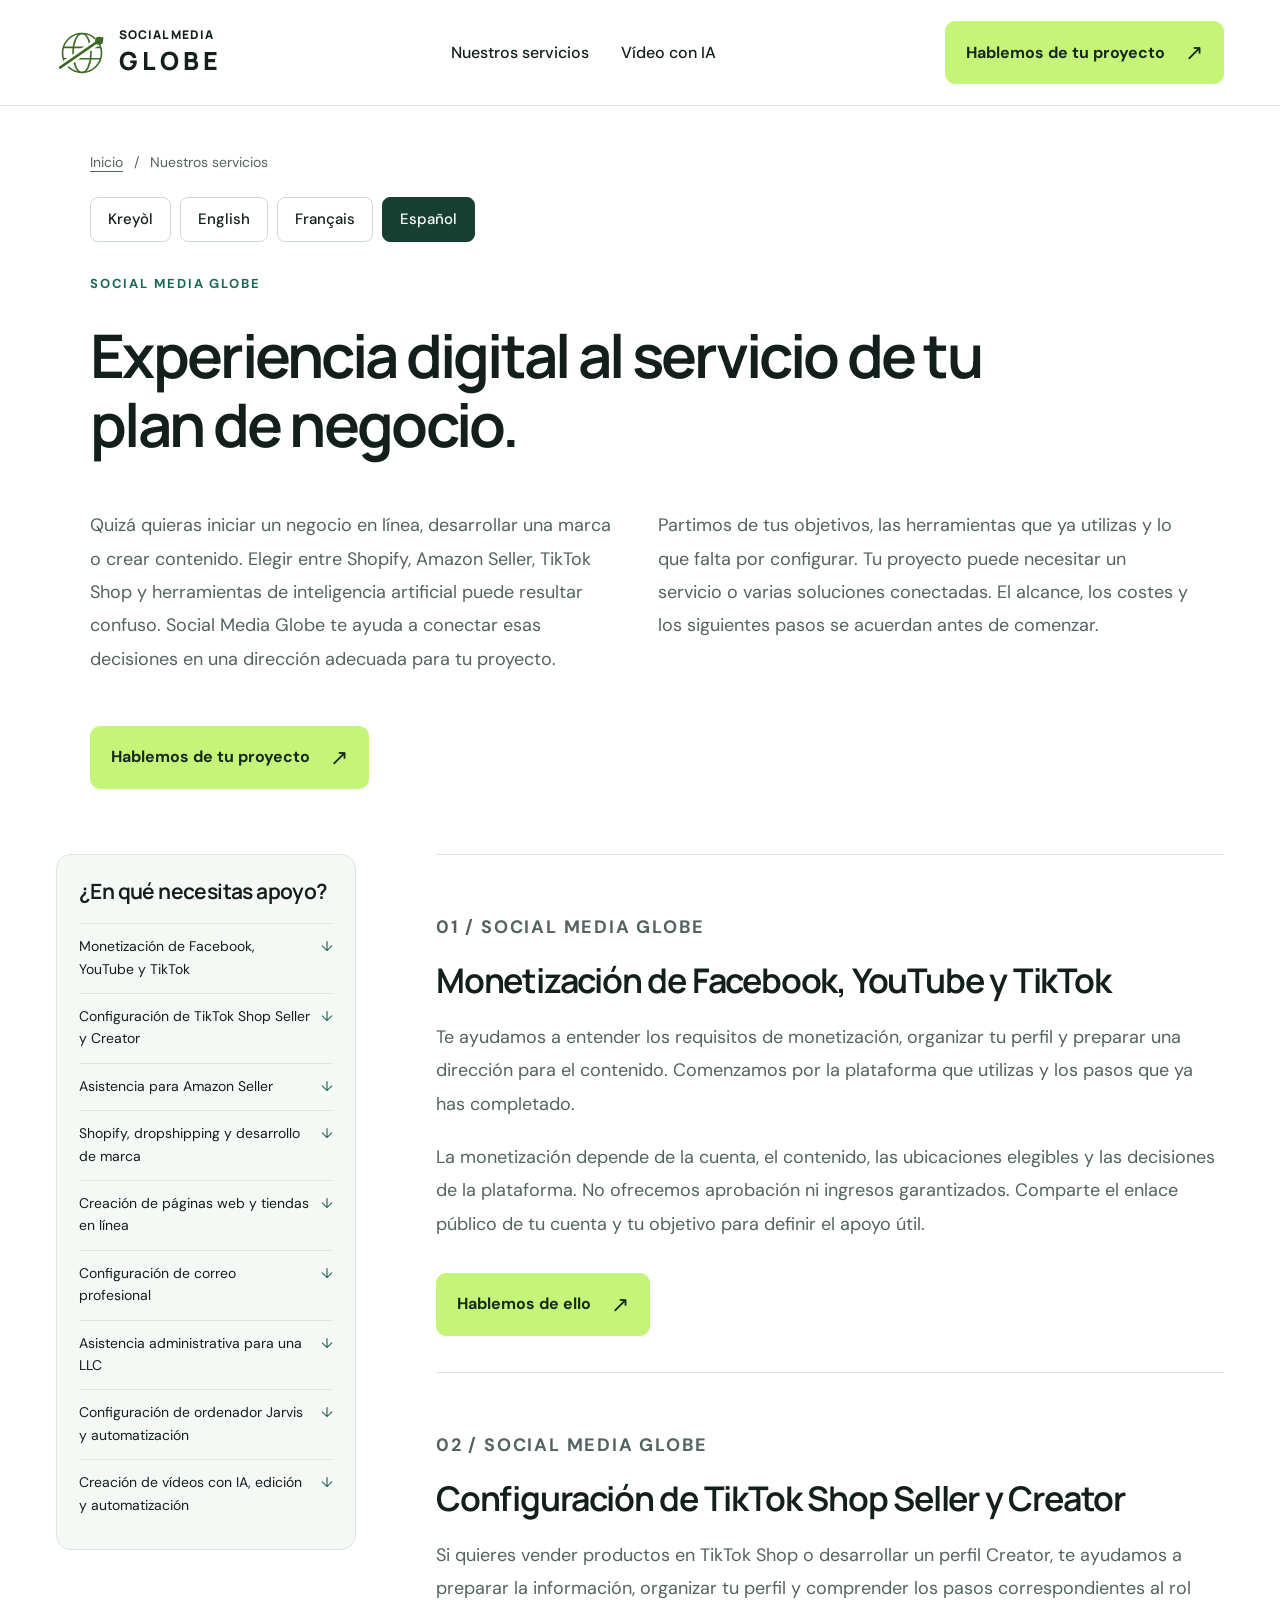
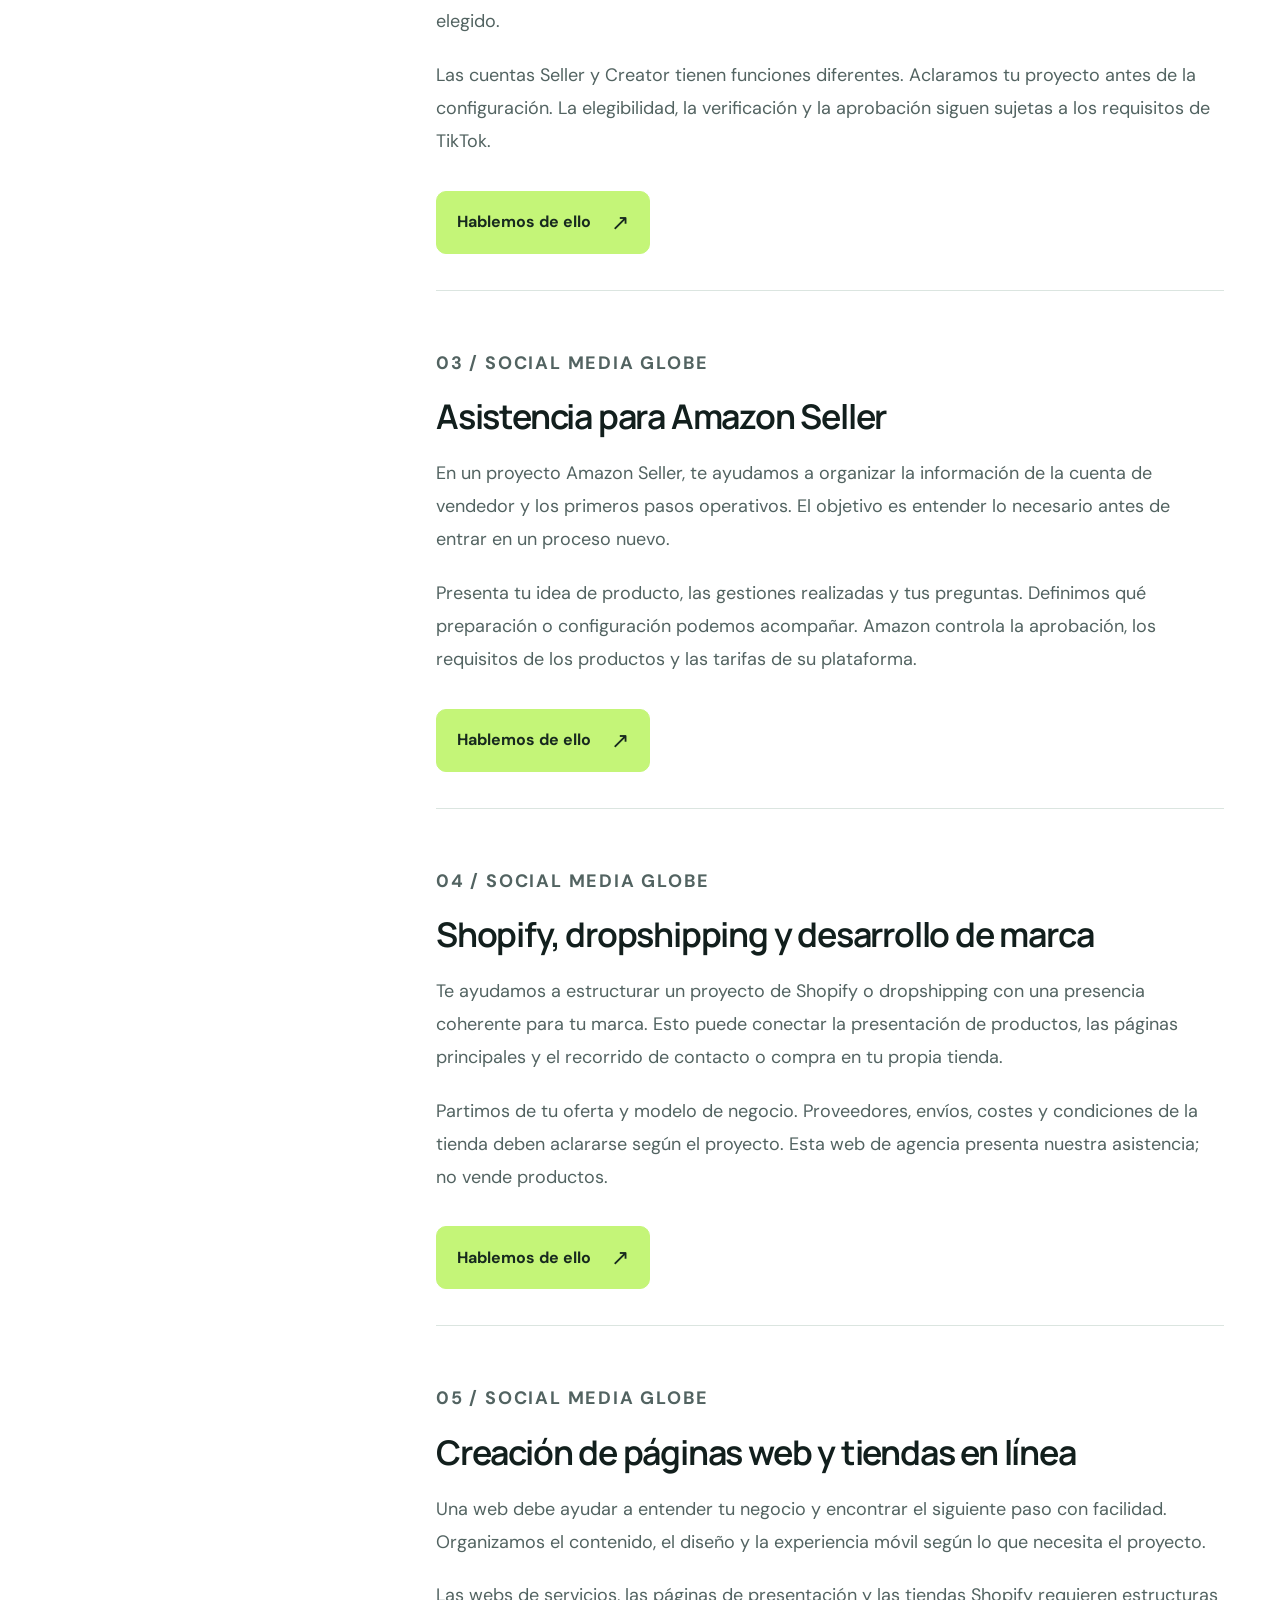
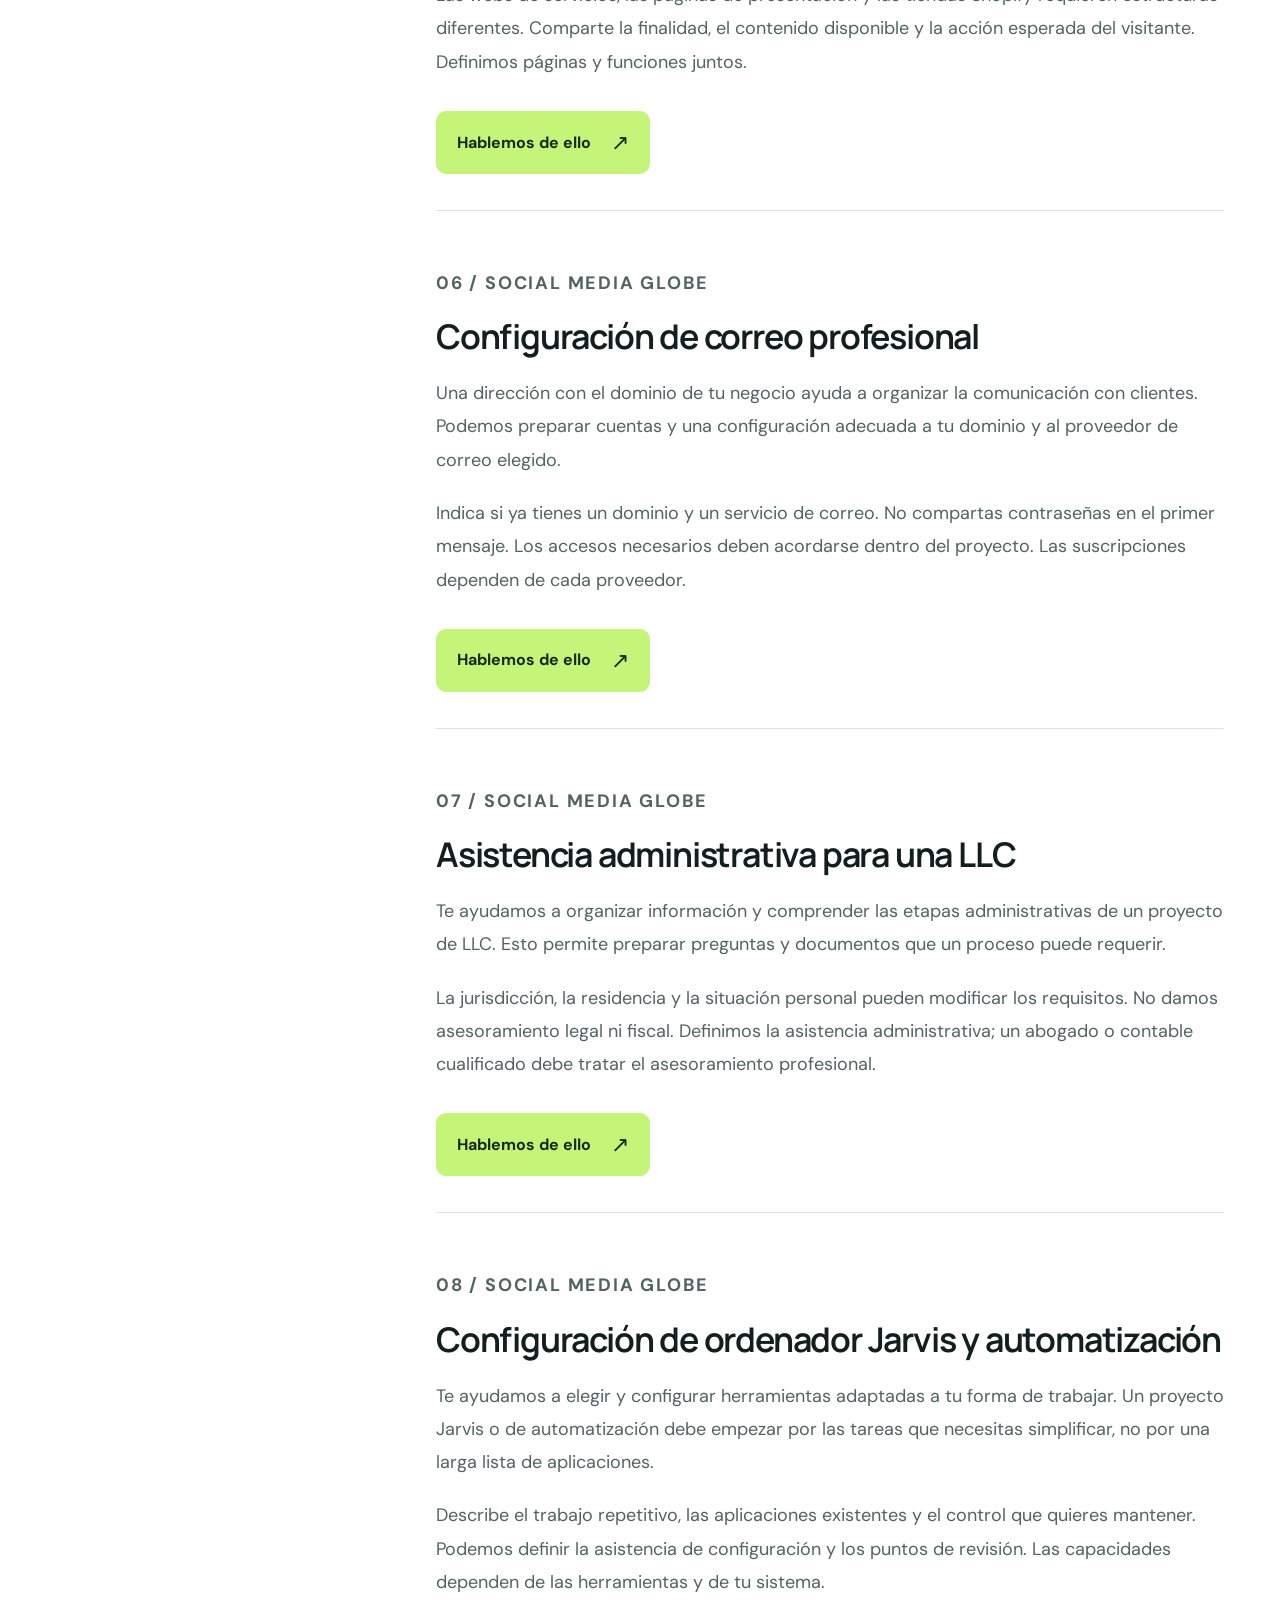
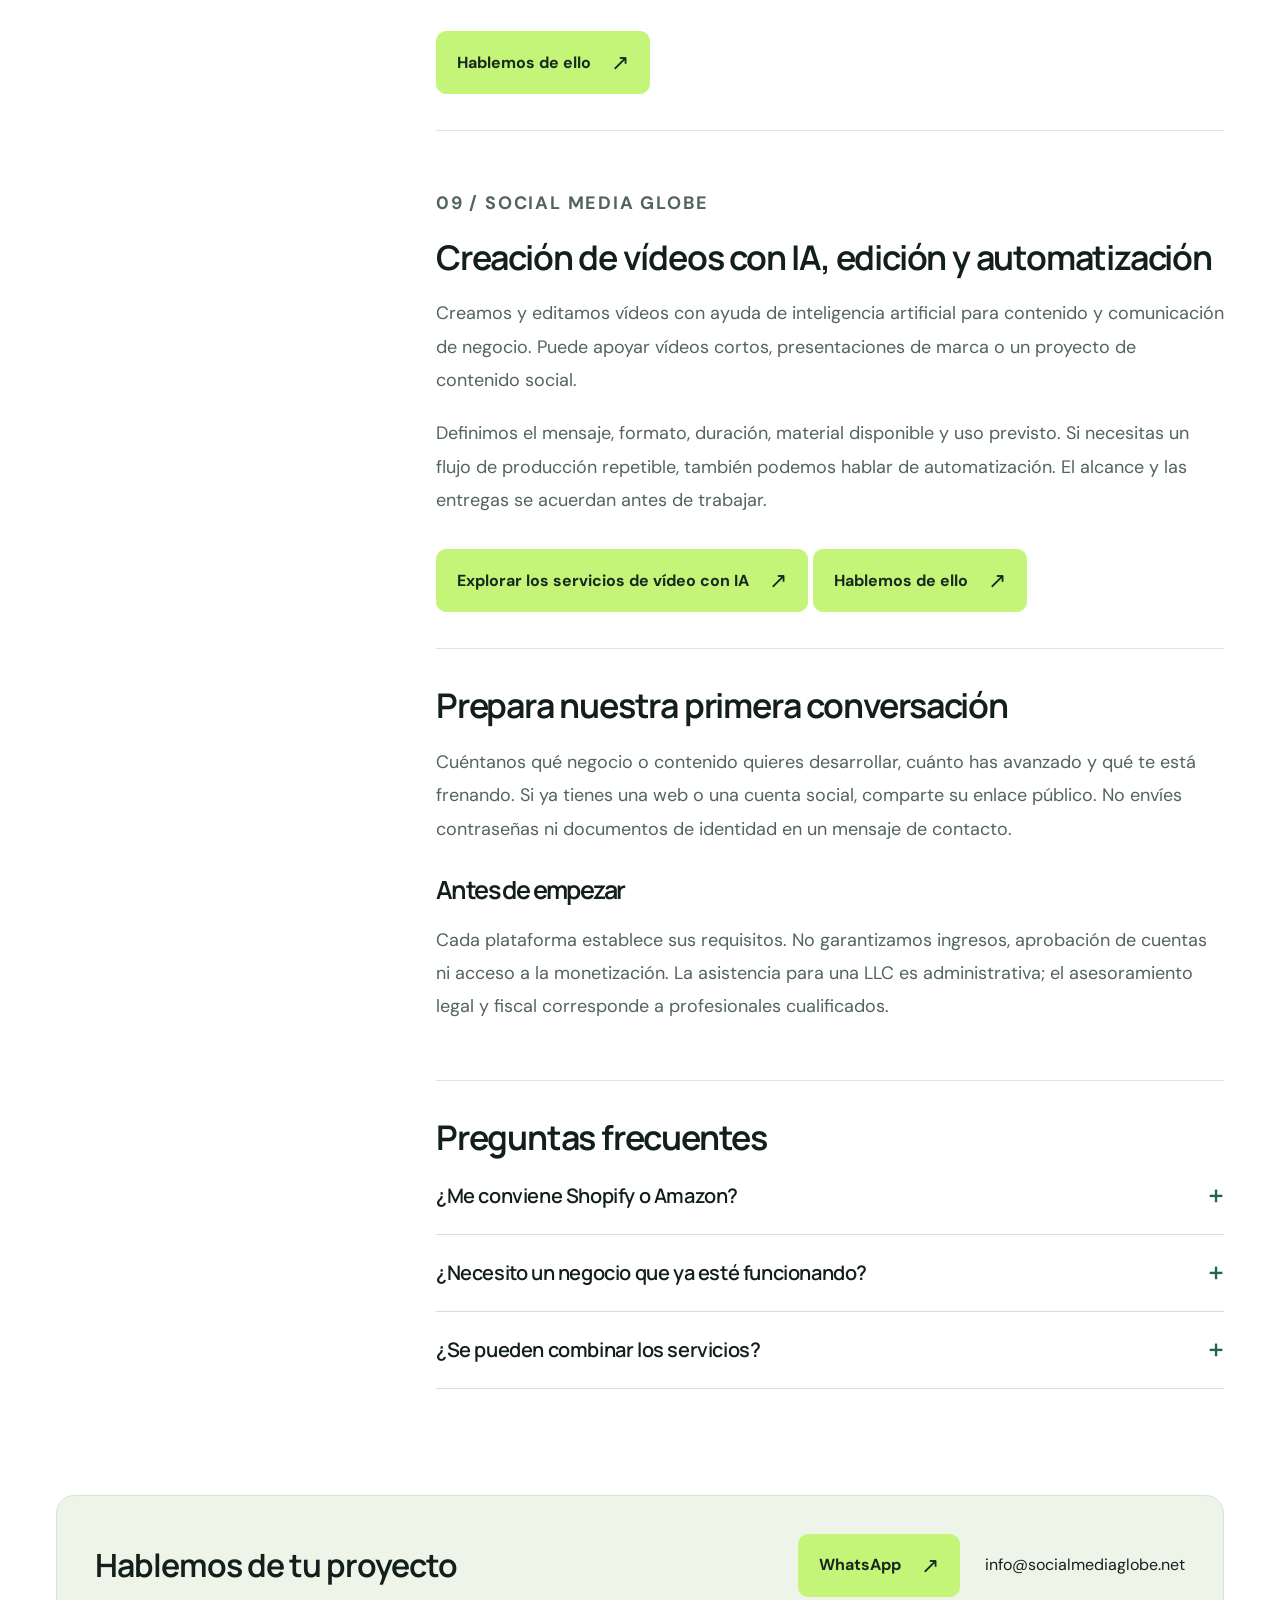
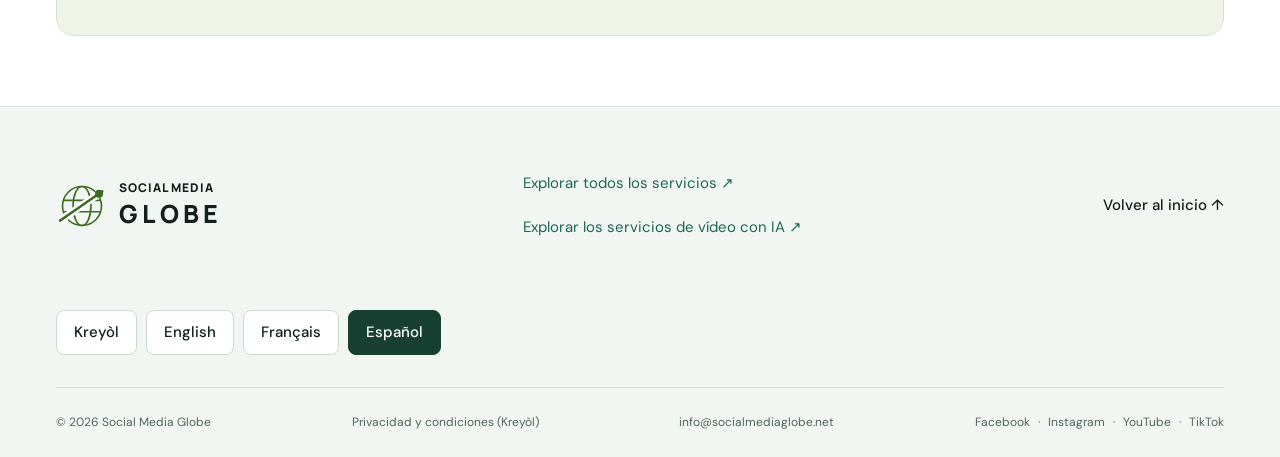
<file: services/es/index.html>
<!doctype html>
<html lang="es">
  <head>
    <meta charset="utf-8" />
    <meta name="viewport" content="width=device-width,initial-scale=1" />
    <meta name="theme-color" content="#ffffff" />
    <title>
      Shopify, Amazon Seller y monetización de redes sociales | Social Media
      Globe
    </title>
    <meta
      name="description"
      content="Servicios digitales para emprendedores haitianos: Shopify, Amazon Seller, monetización, vídeos con IA, páginas web, correo profesional y automatización."
    />
    <link rel="canonical" href="https://socialmediaglobe.net/services/es/" />
    <meta name="robots" content="index,follow,max-image-preview:large" />
    <meta property="og:type" content="website" />
    <meta property="og:site_name" content="Social Media Globe" />
    <meta
      property="og:title"
      content="Shopify, Amazon Seller y monetización de redes sociales"
    />
    <meta
      property="og:description"
      content="Servicios digitales para emprendedores haitianos: Shopify, Amazon Seller, monetización, vídeos con IA, páginas web, correo profesional y automatización."
    />
    <meta
      property="og:url"
      content="https://socialmediaglobe.net/services/es/"
    />
    <meta property="og:locale" content="es_ES" />
    <meta
      property="og:image"
      content="https://socialmediaglobe.net/assets/social-preview.jpg"
    />
    <meta property="og:image:width" content="1200" />
    <meta property="og:image:height" content="630" />
    <meta
      property="og:image:alt"
      content="Social Media Globe — digital technology workspace"
    />
    <meta name="twitter:card" content="summary_large_image" />
    <meta
      name="twitter:title"
      content="Shopify, Amazon Seller y monetización de redes sociales"
    />
    <meta
      name="twitter:description"
      content="Servicios digitales para emprendedores haitianos: Shopify, Amazon Seller, monetización, vídeos con IA, páginas web, correo profesional y automatización."
    />
    <meta
      name="twitter:image"
      content="https://socialmediaglobe.net/assets/social-preview.jpg"
    />
    <link
      rel="alternate"
      hreflang="ht"
      href="https://socialmediaglobe.net/services/ht/"
    />
    <link
      rel="alternate"
      hreflang="en"
      href="https://socialmediaglobe.net/services/en/"
    />
    <link
      rel="alternate"
      hreflang="fr"
      href="https://socialmediaglobe.net/services/fr/"
    />
    <link
      rel="alternate"
      hreflang="es"
      href="https://socialmediaglobe.net/services/es/"
    />
    <link
      rel="alternate"
      hreflang="x-default"
      href="https://socialmediaglobe.net/services/ht/"
    />
    <link rel="icon" type="image/svg+xml" href="/logo/favicon-source.svg" />

    <script src="/assets/site.min.js?v=20261018-buttons" defer></script>
    <script type="application/ld+json">
      {
        "@context": "https://schema.org",
        "@graph": [
          {
            "@type": "Organization",
            "@id": "https://socialmediaglobe.net/#organization",
            "name": "Social Media Globe",
            "url": "https://socialmediaglobe.net/",
            "logo": {
              "@type": "ImageObject",
              "url": "https://socialmediaglobe.net/assets/brand-logo.svg",
              "width": 256,
              "height": 256
            },
            "email": "info@socialmediaglobe.net",
            "telephone": "+1-681-600-0916",
            "sameAs": [
              "https://www.facebook.com/people/Socialmediaglobe/61588999744707/",
              "https://www.instagram.com/socialmediaglobe1",
              "https://www.youtube.com/@socialmediaglobe",
              "https://www.tiktok.com/@socialmediaglobe1"
            ]
          },
          {
            "@type": "WebSite",
            "@id": "https://socialmediaglobe.net/#website",
            "url": "https://socialmediaglobe.net/",
            "name": "Social Media Globe",
            "publisher": {
              "@id": "https://socialmediaglobe.net/#organization"
            },
            "inLanguage": ["ht", "en", "fr", "es"]
          },
          {
            "@type": "CollectionPage",
            "@id": "https://socialmediaglobe.net/services/es/#page",
            "url": "https://socialmediaglobe.net/services/es/",
            "name": "Shopify, Amazon Seller y monetización de redes sociales",
            "description": "Servicios digitales para emprendedores haitianos: Shopify, Amazon Seller, monetización, vídeos con IA, páginas web, correo profesional y automatización.",
            "inLanguage": "es",
            "isPartOf": { "@id": "https://socialmediaglobe.net/#website" },
            "breadcrumb": {
              "@id": "https://socialmediaglobe.net/services/es/#breadcrumbs"
            },
            "mainEntity": {
              "@id": "https://socialmediaglobe.net/services/es/#services"
            }
          },
          {
            "@type": "BreadcrumbList",
            "@id": "https://socialmediaglobe.net/services/es/#breadcrumbs",
            "itemListElement": [
              {
                "@type": "ListItem",
                "position": 1,
                "name": "Inicio",
                "item": "https://socialmediaglobe.net/"
              },
              {
                "@type": "ListItem",
                "position": 2,
                "name": "Nuestros servicios",
                "item": "https://socialmediaglobe.net/services/es/"
              }
            ]
          },
          {
            "@type": "ItemList",
            "@id": "https://socialmediaglobe.net/services/es/#services",
            "itemListElement": [
              {
                "@type": "ListItem",
                "position": 1,
                "name": "Monetización de Facebook, YouTube y TikTok",
                "url": "https://socialmediaglobe.net/services/es/#monetization"
              },
              {
                "@type": "ListItem",
                "position": 2,
                "name": "Configuración de TikTok Shop Seller y Creator",
                "url": "https://socialmediaglobe.net/services/es/#tiktok-shop"
              },
              {
                "@type": "ListItem",
                "position": 3,
                "name": "Asistencia para Amazon Seller",
                "url": "https://socialmediaglobe.net/services/es/#amazon-seller"
              },
              {
                "@type": "ListItem",
                "position": 4,
                "name": "Shopify, dropshipping y desarrollo de marca",
                "url": "https://socialmediaglobe.net/services/es/#shopify"
              },
              {
                "@type": "ListItem",
                "position": 5,
                "name": "Creación de páginas web y tiendas en línea",
                "url": "https://socialmediaglobe.net/services/es/#websites"
              },
              {
                "@type": "ListItem",
                "position": 6,
                "name": "Configuración de correo profesional",
                "url": "https://socialmediaglobe.net/services/es/#email"
              },
              {
                "@type": "ListItem",
                "position": 7,
                "name": "Asistencia administrativa para una LLC",
                "url": "https://socialmediaglobe.net/services/es/#llc"
              },
              {
                "@type": "ListItem",
                "position": 8,
                "name": "Configuración de ordenador Jarvis y automatización",
                "url": "https://socialmediaglobe.net/services/es/#automation"
              },
              {
                "@type": "ListItem",
                "position": 9,
                "name": "Creación de vídeos con IA, edición y automatización",
                "url": "https://socialmediaglobe.net/ai-video/es/"
              }
            ]
          },
          {
            "@type": "Service",
            "@id": "https://socialmediaglobe.net/services/es/#monetization-service",
            "name": "Monetización de Facebook, YouTube y TikTok",
            "description": "Te ayudamos a entender los requisitos de monetización, organizar tu perfil y preparar una dirección para el contenido. Comenzamos por la plataforma que utilizas y los pasos que ya has completado.",
            "url": "https://socialmediaglobe.net/services/es/#monetization",
            "provider": { "@id": "https://socialmediaglobe.net/#organization" }
          },
          {
            "@type": "Service",
            "@id": "https://socialmediaglobe.net/services/es/#tiktok-shop-service",
            "name": "Configuración de TikTok Shop Seller y Creator",
            "description": "Si quieres vender productos en TikTok Shop o desarrollar un perfil Creator, te ayudamos a preparar la información, organizar tu perfil y comprender los pasos correspondientes al rol elegido.",
            "url": "https://socialmediaglobe.net/services/es/#tiktok-shop",
            "provider": { "@id": "https://socialmediaglobe.net/#organization" }
          },
          {
            "@type": "Service",
            "@id": "https://socialmediaglobe.net/services/es/#amazon-seller-service",
            "name": "Asistencia para Amazon Seller",
            "description": "En un proyecto Amazon Seller, te ayudamos a organizar la información de la cuenta de vendedor y los primeros pasos operativos. El objetivo es entender lo necesario antes de entrar en un proceso nuevo.",
            "url": "https://socialmediaglobe.net/services/es/#amazon-seller",
            "provider": { "@id": "https://socialmediaglobe.net/#organization" }
          },
          {
            "@type": "Service",
            "@id": "https://socialmediaglobe.net/services/es/#shopify-service",
            "name": "Shopify, dropshipping y desarrollo de marca",
            "description": "Te ayudamos a estructurar un proyecto de Shopify o dropshipping con una presencia coherente para tu marca. Esto puede conectar la presentación de productos, las páginas principales y el recorrido de contacto o compra en tu propia tienda.",
            "url": "https://socialmediaglobe.net/services/es/#shopify",
            "provider": { "@id": "https://socialmediaglobe.net/#organization" }
          },
          {
            "@type": "Service",
            "@id": "https://socialmediaglobe.net/services/es/#websites-service",
            "name": "Creación de páginas web y tiendas en línea",
            "description": "Una web debe ayudar a entender tu negocio y encontrar el siguiente paso con facilidad. Organizamos el contenido, el diseño y la experiencia móvil según lo que necesita el proyecto.",
            "url": "https://socialmediaglobe.net/services/es/#websites",
            "provider": { "@id": "https://socialmediaglobe.net/#organization" }
          },
          {
            "@type": "Service",
            "@id": "https://socialmediaglobe.net/services/es/#email-service",
            "name": "Configuración de correo profesional",
            "description": "Una dirección con el dominio de tu negocio ayuda a organizar la comunicación con clientes. Podemos preparar cuentas y una configuración adecuada a tu dominio y al proveedor de correo elegido.",
            "url": "https://socialmediaglobe.net/services/es/#email",
            "provider": { "@id": "https://socialmediaglobe.net/#organization" }
          },
          {
            "@type": "Service",
            "@id": "https://socialmediaglobe.net/services/es/#llc-service",
            "name": "Asistencia administrativa para una LLC",
            "description": "Te ayudamos a organizar información y comprender las etapas administrativas de un proyecto de LLC. Esto permite preparar preguntas y documentos que un proceso puede requerir.",
            "url": "https://socialmediaglobe.net/services/es/#llc",
            "provider": { "@id": "https://socialmediaglobe.net/#organization" }
          },
          {
            "@type": "Service",
            "@id": "https://socialmediaglobe.net/services/es/#automation-service",
            "name": "Configuración de ordenador Jarvis y automatización",
            "description": "Te ayudamos a elegir y configurar herramientas adaptadas a tu forma de trabajar. Un proyecto Jarvis o de automatización debe empezar por las tareas que necesitas simplificar, no por una larga lista de aplicaciones.",
            "url": "https://socialmediaglobe.net/services/es/#automation",
            "provider": { "@id": "https://socialmediaglobe.net/#organization" }
          },
          {
            "@type": "Service",
            "@id": "https://socialmediaglobe.net/services/es/#ai-video-service",
            "name": "Creación de vídeos con IA, edición y automatización",
            "description": "Creamos y editamos vídeos con ayuda de inteligencia artificial para contenido y comunicación de negocio. Puede apoyar vídeos cortos, presentaciones de marca o un proyecto de contenido social.",
            "url": "https://socialmediaglobe.net/ai-video/es/",
            "provider": { "@id": "https://socialmediaglobe.net/#organization" }
          }
        ]
      }
    </script>
    <link
      rel="preload"
      href="/assets/fonts/dm-sans-latin.woff2"
      as="font"
      type="font/woff2"
      crossorigin
    />
    <link
      rel="preload"
      href="/assets/fonts/manrope-latin.woff2"
      as="font"
      type="font/woff2"
      crossorigin
    />
    <link rel="stylesheet" href="/assets/site.min.css?v=20261018-buttons" />
  </head>
  <body id="top">
    <a class="skip" href="#main">Ir al contenido</a>
    <div class="scroll-progress" aria-hidden="true"></div>
    <header class="header">
      <div class="wrap nav">
        <a class="brand" href="/"
          ><img src="/logo-icon.svg" width="52" height="52" alt="" /><span
            >SOCIAL MEDIA<span class="brand-second">GLOBE</span></span
          ></a
        >
        <nav id="navigation" aria-label="Nuestros servicios">
          <a href="/services/es/">Nuestros servicios</a
          ><a href="/ai-video/es/">Vídeo con IA</a>
        </nav>
        <a class="button primary nav-button" href="/#contact"
          >Hablemos de tu proyecto <span>↗</span></a
        ><button
          class="menu-toggle"
          aria-label="Nuestros servicios"
          aria-expanded="false"
          aria-controls="navigation"
        >
          <span></span><span></span>
        </button>
      </div>
    </header>
    <main id="main">
      <section class="guide-hero wrap">
        <div class="guide-breadcrumb">
          <a href="/">Inicio</a><span>/</span><span>Nuestros servicios</span>
        </div>
        <nav
          class="language-links"
          aria-label="Elegir el idioma de esta página"
        >
          <a href="/services/ht/" lang="ht" hreflang="ht">Kreyòl</a
          ><a href="/services/en/" lang="en" hreflang="en">English</a
          ><a href="/services/fr/" lang="fr" hreflang="fr">Français</a
          ><a href="/services/es/" lang="es" hreflang="es" aria-current="page"
            >Español</a
          >
        </nav>
        <p class="eyebrow">SOCIAL MEDIA GLOBE</p>
        <h1>Experiencia digital al servicio de tu plan de negocio.</h1>
        <div class="guide-intro">
          <p>
            Quizá quieras iniciar un negocio en línea, desarrollar una marca o
            crear contenido. Elegir entre Shopify, Amazon Seller, TikTok Shop y
            herramientas de inteligencia artificial puede resultar confuso.
            Social Media Globe te ayuda a conectar esas decisiones en una
            dirección adecuada para tu proyecto.
          </p>
          <p>
            Partimos de tus objetivos, las herramientas que ya utilizas y lo que
            falta por configurar. Tu proyecto puede necesitar un servicio o
            varias soluciones conectadas. El alcance, los costes y los
            siguientes pasos se acuerdan antes de comenzar.
          </p>
        </div>
        <a class="button primary" href="/#contact"
          >Hablemos de tu proyecto <span>↗</span></a
        >
      </section>
      <section class="wrap guide-content">
        <aside class="guide-toc">
          <h2>¿En qué necesitas apoyo?</h2>
          <nav aria-label="Nuestros servicios">
            <a href="#monetization"
              >Monetización de Facebook, YouTube y TikTok <span>↓</span></a
            ><a href="#tiktok-shop"
              >Configuración de TikTok Shop Seller y Creator <span>↓</span></a
            ><a href="#amazon-seller"
              >Asistencia para Amazon Seller <span>↓</span></a
            ><a href="#shopify"
              >Shopify, dropshipping y desarrollo de marca <span>↓</span></a
            ><a href="#websites"
              >Creación de páginas web y tiendas en línea <span>↓</span></a
            ><a href="#email"
              >Configuración de correo profesional <span>↓</span></a
            ><a href="#llc"
              >Asistencia administrativa para una LLC <span>↓</span></a
            ><a href="#automation"
              >Configuración de ordenador Jarvis y automatización
              <span>↓</span></a
            ><a href="#ai-video"
              >Creación de vídeos con IA, edición y automatización
              <span>↓</span></a
            >
          </nav>
        </aside>
        <div class="guide-articles">
          <article id="monetization" class="guide-service">
            <p class="eyebrow">01 / SOCIAL MEDIA GLOBE</p>
            <h2>Monetización de Facebook, YouTube y TikTok</h2>
            <p>
              Te ayudamos a entender los requisitos de monetización, organizar
              tu perfil y preparar una dirección para el contenido. Comenzamos
              por la plataforma que utilizas y los pasos que ya has completado.
            </p>
            <p>
              La monetización depende de la cuenta, el contenido, las
              ubicaciones elegibles y las decisiones de la plataforma. No
              ofrecemos aprobación ni ingresos garantizados. Comparte el enlace
              público de tu cuenta y tu objetivo para definir el apoyo útil.
            </p>
            <a
              class="button primary guide-contact"
              href="https://wa.me/16816000916?text=%C2%A1Hola%2C%20Social%20Media%20Globe!%20Quisiera%20una%20consulta%20sobre%20este%20servicio%3A%20Monetizaci%C3%B3n%20de%20Facebook%2C%20YouTube%20y%20TikTok.%20%C2%BFPod%C3%A9is%20explicar%20los%20pr%C3%B3ximos%20pasos%2C%20la%20informaci%C3%B3n%20que%20debo%20preparar%20y%20el%20alcance%20del%20servicio%3F"
              target="_blank"
              rel="noopener noreferrer"
              >Hablemos de ello <span>↗</span></a
            >
          </article>
          <article id="tiktok-shop" class="guide-service">
            <p class="eyebrow">02 / SOCIAL MEDIA GLOBE</p>
            <h2>Configuración de TikTok Shop Seller y Creator</h2>
            <p>
              Si quieres vender productos en TikTok Shop o desarrollar un perfil
              Creator, te ayudamos a preparar la información, organizar tu
              perfil y comprender los pasos correspondientes al rol elegido.
            </p>
            <p>
              Las cuentas Seller y Creator tienen funciones diferentes.
              Aclaramos tu proyecto antes de la configuración. La elegibilidad,
              la verificación y la aprobación siguen sujetas a los requisitos de
              TikTok.
            </p>
            <a
              class="button primary guide-contact"
              href="https://wa.me/16816000916?text=%C2%A1Hola%2C%20Social%20Media%20Globe!%20Quisiera%20una%20consulta%20sobre%20este%20servicio%3A%20Configuraci%C3%B3n%20de%20TikTok%20Shop%20Seller%20y%20Creator.%20%C2%BFPod%C3%A9is%20explicar%20los%20pr%C3%B3ximos%20pasos%2C%20la%20informaci%C3%B3n%20que%20debo%20preparar%20y%20el%20alcance%20del%20servicio%3F"
              target="_blank"
              rel="noopener noreferrer"
              >Hablemos de ello <span>↗</span></a
            >
          </article>
          <article id="amazon-seller" class="guide-service">
            <p class="eyebrow">03 / SOCIAL MEDIA GLOBE</p>
            <h2>Asistencia para Amazon Seller</h2>
            <p>
              En un proyecto Amazon Seller, te ayudamos a organizar la
              información de la cuenta de vendedor y los primeros pasos
              operativos. El objetivo es entender lo necesario antes de entrar
              en un proceso nuevo.
            </p>
            <p>
              Presenta tu idea de producto, las gestiones realizadas y tus
              preguntas. Definimos qué preparación o configuración podemos
              acompañar. Amazon controla la aprobación, los requisitos de los
              productos y las tarifas de su plataforma.
            </p>
            <a
              class="button primary guide-contact"
              href="https://wa.me/16816000916?text=%C2%A1Hola%2C%20Social%20Media%20Globe!%20Quisiera%20una%20consulta%20sobre%20este%20servicio%3A%20Asistencia%20para%20Amazon%20Seller.%20%C2%BFPod%C3%A9is%20explicar%20los%20pr%C3%B3ximos%20pasos%2C%20la%20informaci%C3%B3n%20que%20debo%20preparar%20y%20el%20alcance%20del%20servicio%3F"
              target="_blank"
              rel="noopener noreferrer"
              >Hablemos de ello <span>↗</span></a
            >
          </article>
          <article id="shopify" class="guide-service">
            <p class="eyebrow">04 / SOCIAL MEDIA GLOBE</p>
            <h2>Shopify, dropshipping y desarrollo de marca</h2>
            <p>
              Te ayudamos a estructurar un proyecto de Shopify o dropshipping
              con una presencia coherente para tu marca. Esto puede conectar la
              presentación de productos, las páginas principales y el recorrido
              de contacto o compra en tu propia tienda.
            </p>
            <p>
              Partimos de tu oferta y modelo de negocio. Proveedores, envíos,
              costes y condiciones de la tienda deben aclararse según el
              proyecto. Esta web de agencia presenta nuestra asistencia; no
              vende productos.
            </p>
            <a
              class="button primary guide-contact"
              href="https://wa.me/16816000916?text=%C2%A1Hola%2C%20Social%20Media%20Globe!%20Quisiera%20una%20consulta%20sobre%20este%20servicio%3A%20Shopify%2C%20dropshipping%20y%20desarrollo%20de%20marca.%20%C2%BFPod%C3%A9is%20explicar%20los%20pr%C3%B3ximos%20pasos%2C%20la%20informaci%C3%B3n%20que%20debo%20preparar%20y%20el%20alcance%20del%20servicio%3F"
              target="_blank"
              rel="noopener noreferrer"
              >Hablemos de ello <span>↗</span></a
            >
          </article>
          <article id="websites" class="guide-service">
            <p class="eyebrow">05 / SOCIAL MEDIA GLOBE</p>
            <h2>Creación de páginas web y tiendas en línea</h2>
            <p>
              Una web debe ayudar a entender tu negocio y encontrar el siguiente
              paso con facilidad. Organizamos el contenido, el diseño y la
              experiencia móvil según lo que necesita el proyecto.
            </p>
            <p>
              Las webs de servicios, las páginas de presentación y las tiendas
              Shopify requieren estructuras diferentes. Comparte la finalidad,
              el contenido disponible y la acción esperada del visitante.
              Definimos páginas y funciones juntos.
            </p>
            <a
              class="button primary guide-contact"
              href="https://wa.me/16816000916?text=%C2%A1Hola%2C%20Social%20Media%20Globe!%20Quisiera%20una%20consulta%20sobre%20este%20servicio%3A%20Creaci%C3%B3n%20de%20p%C3%A1ginas%20web%20y%20tiendas%20en%20l%C3%ADnea.%20%C2%BFPod%C3%A9is%20explicar%20los%20pr%C3%B3ximos%20pasos%2C%20la%20informaci%C3%B3n%20que%20debo%20preparar%20y%20el%20alcance%20del%20servicio%3F"
              target="_blank"
              rel="noopener noreferrer"
              >Hablemos de ello <span>↗</span></a
            >
          </article>
          <article id="email" class="guide-service">
            <p class="eyebrow">06 / SOCIAL MEDIA GLOBE</p>
            <h2>Configuración de correo profesional</h2>
            <p>
              Una dirección con el dominio de tu negocio ayuda a organizar la
              comunicación con clientes. Podemos preparar cuentas y una
              configuración adecuada a tu dominio y al proveedor de correo
              elegido.
            </p>
            <p>
              Indica si ya tienes un dominio y un servicio de correo. No
              compartas contraseñas en el primer mensaje. Los accesos necesarios
              deben acordarse dentro del proyecto. Las suscripciones dependen de
              cada proveedor.
            </p>
            <a
              class="button primary guide-contact"
              href="https://wa.me/16816000916?text=%C2%A1Hola%2C%20Social%20Media%20Globe!%20Quisiera%20una%20consulta%20sobre%20este%20servicio%3A%20Configuraci%C3%B3n%20de%20correo%20profesional.%20%C2%BFPod%C3%A9is%20explicar%20los%20pr%C3%B3ximos%20pasos%2C%20la%20informaci%C3%B3n%20que%20debo%20preparar%20y%20el%20alcance%20del%20servicio%3F"
              target="_blank"
              rel="noopener noreferrer"
              >Hablemos de ello <span>↗</span></a
            >
          </article>
          <article id="llc" class="guide-service">
            <p class="eyebrow">07 / SOCIAL MEDIA GLOBE</p>
            <h2>Asistencia administrativa para una LLC</h2>
            <p>
              Te ayudamos a organizar información y comprender las etapas
              administrativas de un proyecto de LLC. Esto permite preparar
              preguntas y documentos que un proceso puede requerir.
            </p>
            <p>
              La jurisdicción, la residencia y la situación personal pueden
              modificar los requisitos. No damos asesoramiento legal ni fiscal.
              Definimos la asistencia administrativa; un abogado o contable
              cualificado debe tratar el asesoramiento profesional.
            </p>
            <a
              class="button primary guide-contact"
              href="https://wa.me/16816000916?text=%C2%A1Hola%2C%20Social%20Media%20Globe!%20Quisiera%20una%20consulta%20sobre%20este%20servicio%3A%20Asistencia%20administrativa%20para%20una%20LLC.%20%C2%BFPod%C3%A9is%20explicar%20los%20pr%C3%B3ximos%20pasos%2C%20la%20informaci%C3%B3n%20que%20debo%20preparar%20y%20el%20alcance%20del%20servicio%3F"
              target="_blank"
              rel="noopener noreferrer"
              >Hablemos de ello <span>↗</span></a
            >
          </article>
          <article id="automation" class="guide-service">
            <p class="eyebrow">08 / SOCIAL MEDIA GLOBE</p>
            <h2>Configuración de ordenador Jarvis y automatización</h2>
            <p>
              Te ayudamos a elegir y configurar herramientas adaptadas a tu
              forma de trabajar. Un proyecto Jarvis o de automatización debe
              empezar por las tareas que necesitas simplificar, no por una larga
              lista de aplicaciones.
            </p>
            <p>
              Describe el trabajo repetitivo, las aplicaciones existentes y el
              control que quieres mantener. Podemos definir la asistencia de
              configuración y los puntos de revisión. Las capacidades dependen
              de las herramientas y de tu sistema.
            </p>
            <a
              class="button primary guide-contact"
              href="https://wa.me/16816000916?text=%C2%A1Hola%2C%20Social%20Media%20Globe!%20Quisiera%20una%20consulta%20sobre%20este%20servicio%3A%20Configuraci%C3%B3n%20de%20ordenador%20Jarvis%20y%20automatizaci%C3%B3n.%20%C2%BFPod%C3%A9is%20explicar%20los%20pr%C3%B3ximos%20pasos%2C%20la%20informaci%C3%B3n%20que%20debo%20preparar%20y%20el%20alcance%20del%20servicio%3F"
              target="_blank"
              rel="noopener noreferrer"
              >Hablemos de ello <span>↗</span></a
            >
          </article>
          <article id="ai-video" class="guide-service">
            <p class="eyebrow">09 / SOCIAL MEDIA GLOBE</p>
            <h2>Creación de vídeos con IA, edición y automatización</h2>
            <p>
              Creamos y editamos vídeos con ayuda de inteligencia artificial
              para contenido y comunicación de negocio. Puede apoyar vídeos
              cortos, presentaciones de marca o un proyecto de contenido social.
            </p>
            <p>
              Definimos el mensaje, formato, duración, material disponible y uso
              previsto. Si necesitas un flujo de producción repetible, también
              podemos hablar de automatización. El alcance y las entregas se
              acuerdan antes de trabajar.
            </p>
            <a class="button secondary" href="/ai-video/es/"
              >Explorar los servicios de vídeo con IA <span>↗</span></a
            >

            <a
              class="button primary guide-contact"
              href="https://wa.me/16816000916?text=%C2%A1Hola%2C%20Social%20Media%20Globe!%20Quisiera%20una%20consulta%20sobre%20este%20servicio%3A%20Creaci%C3%B3n%20de%20v%C3%ADdeos%20con%20IA%2C%20edici%C3%B3n%20y%20automatizaci%C3%B3n.%20%C2%BFPod%C3%A9is%20explicar%20los%20pr%C3%B3ximos%20pasos%2C%20la%20informaci%C3%B3n%20que%20debo%20preparar%20y%20el%20alcance%20del%20servicio%3F"
              target="_blank"
              rel="noopener noreferrer"
              >Hablemos de ello <span>↗</span></a
            >
          </article>
          <section class="guide-service">
            <h2>Prepara nuestra primera conversación</h2>
            <p>
              Cuéntanos qué negocio o contenido quieres desarrollar, cuánto has
              avanzado y qué te está frenando. Si ya tienes una web o una cuenta
              social, comparte su enlace público. No envíes contraseñas ni
              documentos de identidad en un mensaje de contacto.
            </p>
            <h3>Antes de empezar</h3>
            <p>
              Cada plataforma establece sus requisitos. No garantizamos
              ingresos, aprobación de cuentas ni acceso a la monetización. La
              asistencia para una LLC es administrativa; el asesoramiento legal
              y fiscal corresponde a profesionales cualificados.
            </p>
          </section>
          <section class="guide-service">
            <h2>Preguntas frecuentes</h2>
            <div class="faq-list">
              <details>
                <summary>¿Me conviene Shopify o Amazon?<span>+</span></summary>
                <p>
                  Son plataformas con modelos diferentes. Partimos de tus
                  productos, tu forma de vender y las responsabilidades que
                  puedes asumir para definir las herramientas y los pasos
                  adecuados.
                </p>
              </details>
              <details>
                <summary>
                  ¿Necesito un negocio que ya esté funcionando?<span>+</span>
                </summary>
                <p>
                  No. Puedes llegar con una idea o un proyecto en marcha.
                  Conocer tu situación inicial permite proponer una
                  configuración proporcionada a tus necesidades.
                </p>
              </details>
              <details>
                <summary>
                  ¿Se pueden combinar los servicios?<span>+</span>
                </summary>
                <p>
                  Sí. Un proyecto puede conectar una página web, correo
                  profesional, vídeos con IA y contenido social. Definimos qué
                  está incluido y qué queda fuera del alcance acordado.
                </p>
              </details>
            </div>
          </section>
        </div>
      </section>
      <section class="guide-cta wrap">
        <h2>Hablemos de tu proyecto</h2>
        <a
          class="button primary"
          href="https://wa.me/16816000916"
          target="_blank"
          rel="noopener noreferrer"
          >WhatsApp <span>↗</span></a
        ><a href="mailto:info@socialmediaglobe.net"
          >info@socialmediaglobe.net</a
        >
      </section>
    </main>
    <footer>
      <div class="wrap footer-top">
        <a class="brand" href="/"
          ><img src="/logo-icon.svg" width="52" height="52" alt="" /><span
            >SOCIAL MEDIA<span class="brand-second">GLOBE</span></span
          ></a
        >
        <div>
          <a class="text-link" href="/services/es/"
            >Explorar todos los servicios ↗</a
          ><br /><a class="text-link" href="/ai-video/es/"
            >Explorar los servicios de vídeo con IA ↗</a
          >
        </div>
        <a href="/">Volver al inicio ↑</a>
      </div>
      <div class="wrap">
        <nav
          class="language-links"
          aria-label="Elegir el idioma de esta página"
        >
          <a href="/services/ht/" lang="ht" hreflang="ht">Kreyòl</a
          ><a href="/services/en/" lang="en" hreflang="en">English</a
          ><a href="/services/fr/" lang="fr" hreflang="fr">Français</a
          ><a href="/services/es/" lang="es" hreflang="es" aria-current="page"
            >Español</a
          >
        </nav>
      </div>
      <div class="wrap footer-bottom">
        <span>© 2026 Social Media Globe</span
        ><a href="/policies.html" lang="ht">Privacidad y condiciones (Kreyòl)</a
        ><a href="mailto:info@socialmediaglobe.net">info@socialmediaglobe.net</a
        ><span class="footer-social"
          ><a
            href="https://www.facebook.com/people/Socialmediaglobe/61588999744707/"
            target="_blank"
            rel="noopener noreferrer"
            >Facebook</a
          >
          ·
          <a
            href="https://www.instagram.com/socialmediaglobe1"
            target="_blank"
            rel="noopener noreferrer"
            >Instagram</a
          >
          ·
          <a
            href="https://www.youtube.com/@socialmediaglobe"
            target="_blank"
            rel="noopener noreferrer"
            >YouTube</a
          >
          ·
          <a
            href="https://www.tiktok.com/@socialmediaglobe1"
            target="_blank"
            rel="noopener noreferrer"
            >TikTok</a
          ></span
        >
      </div>
    </footer>
  </body>
</html>
</file>
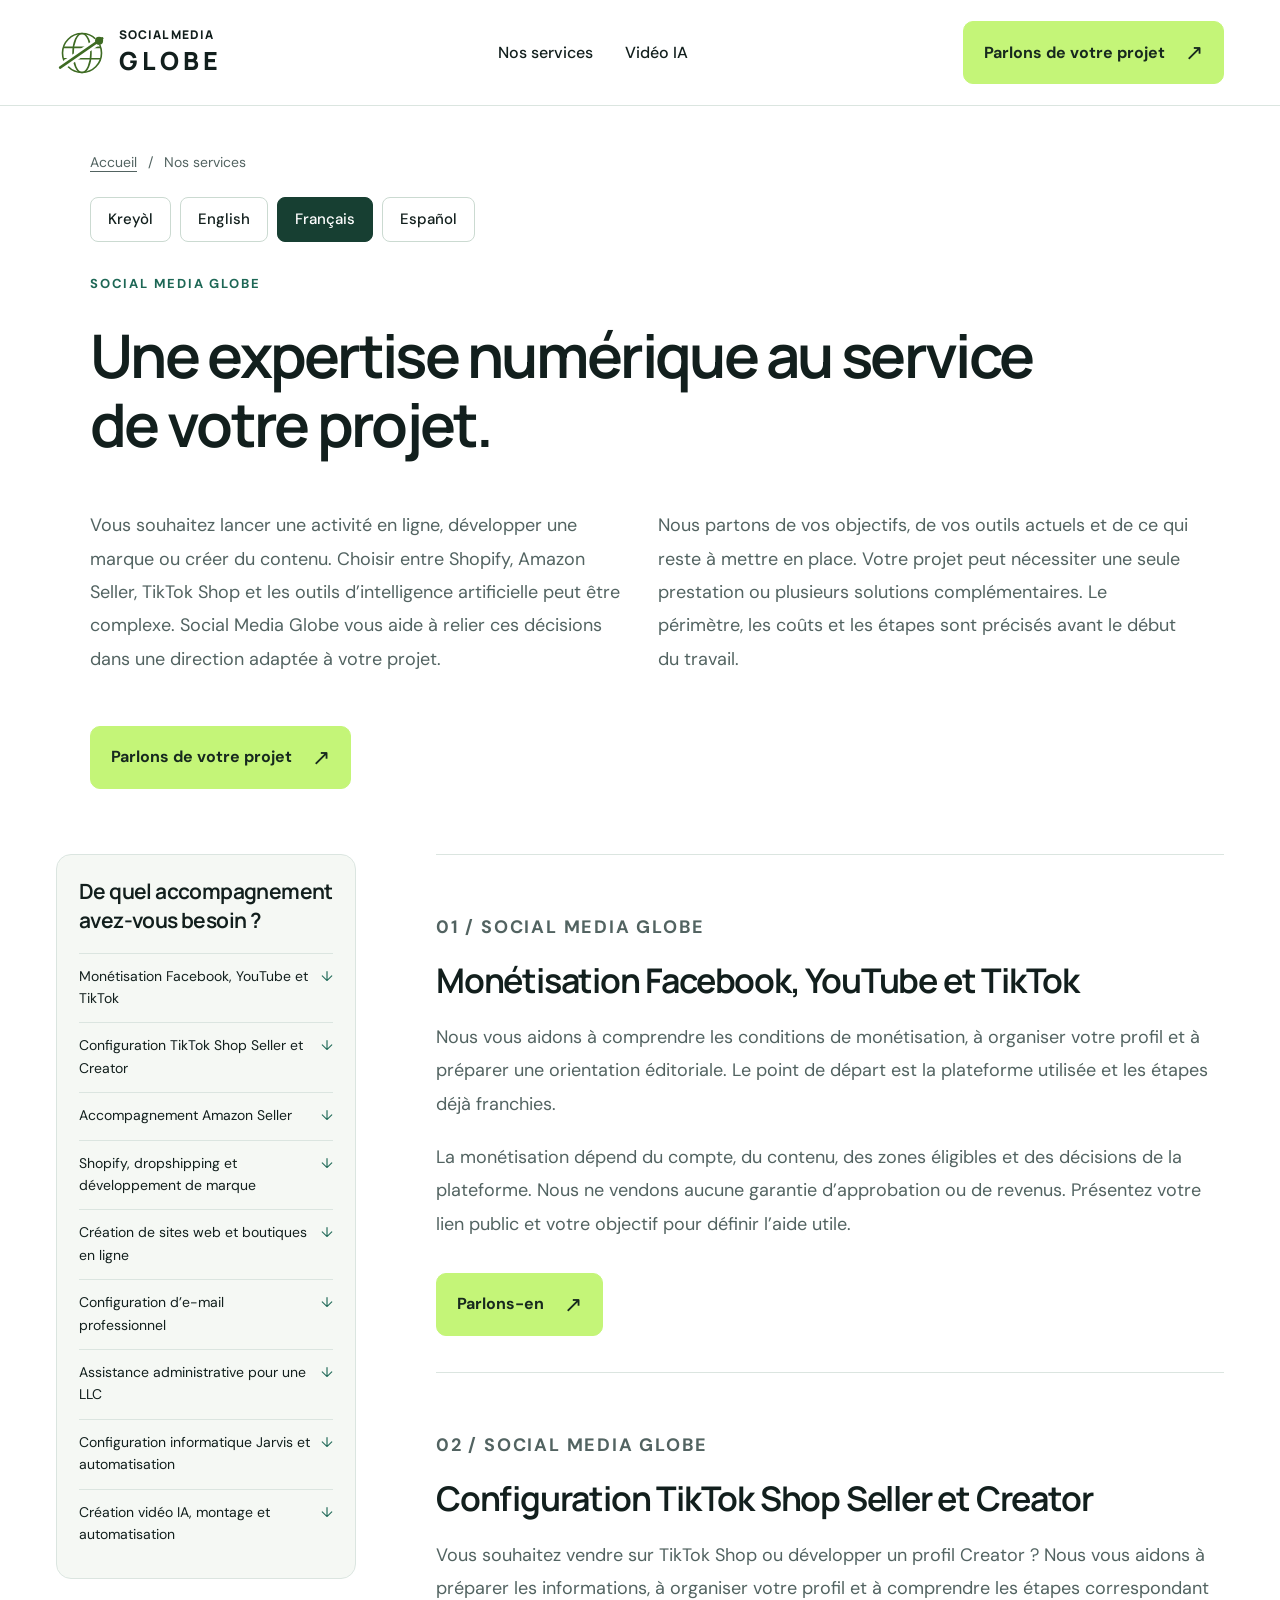
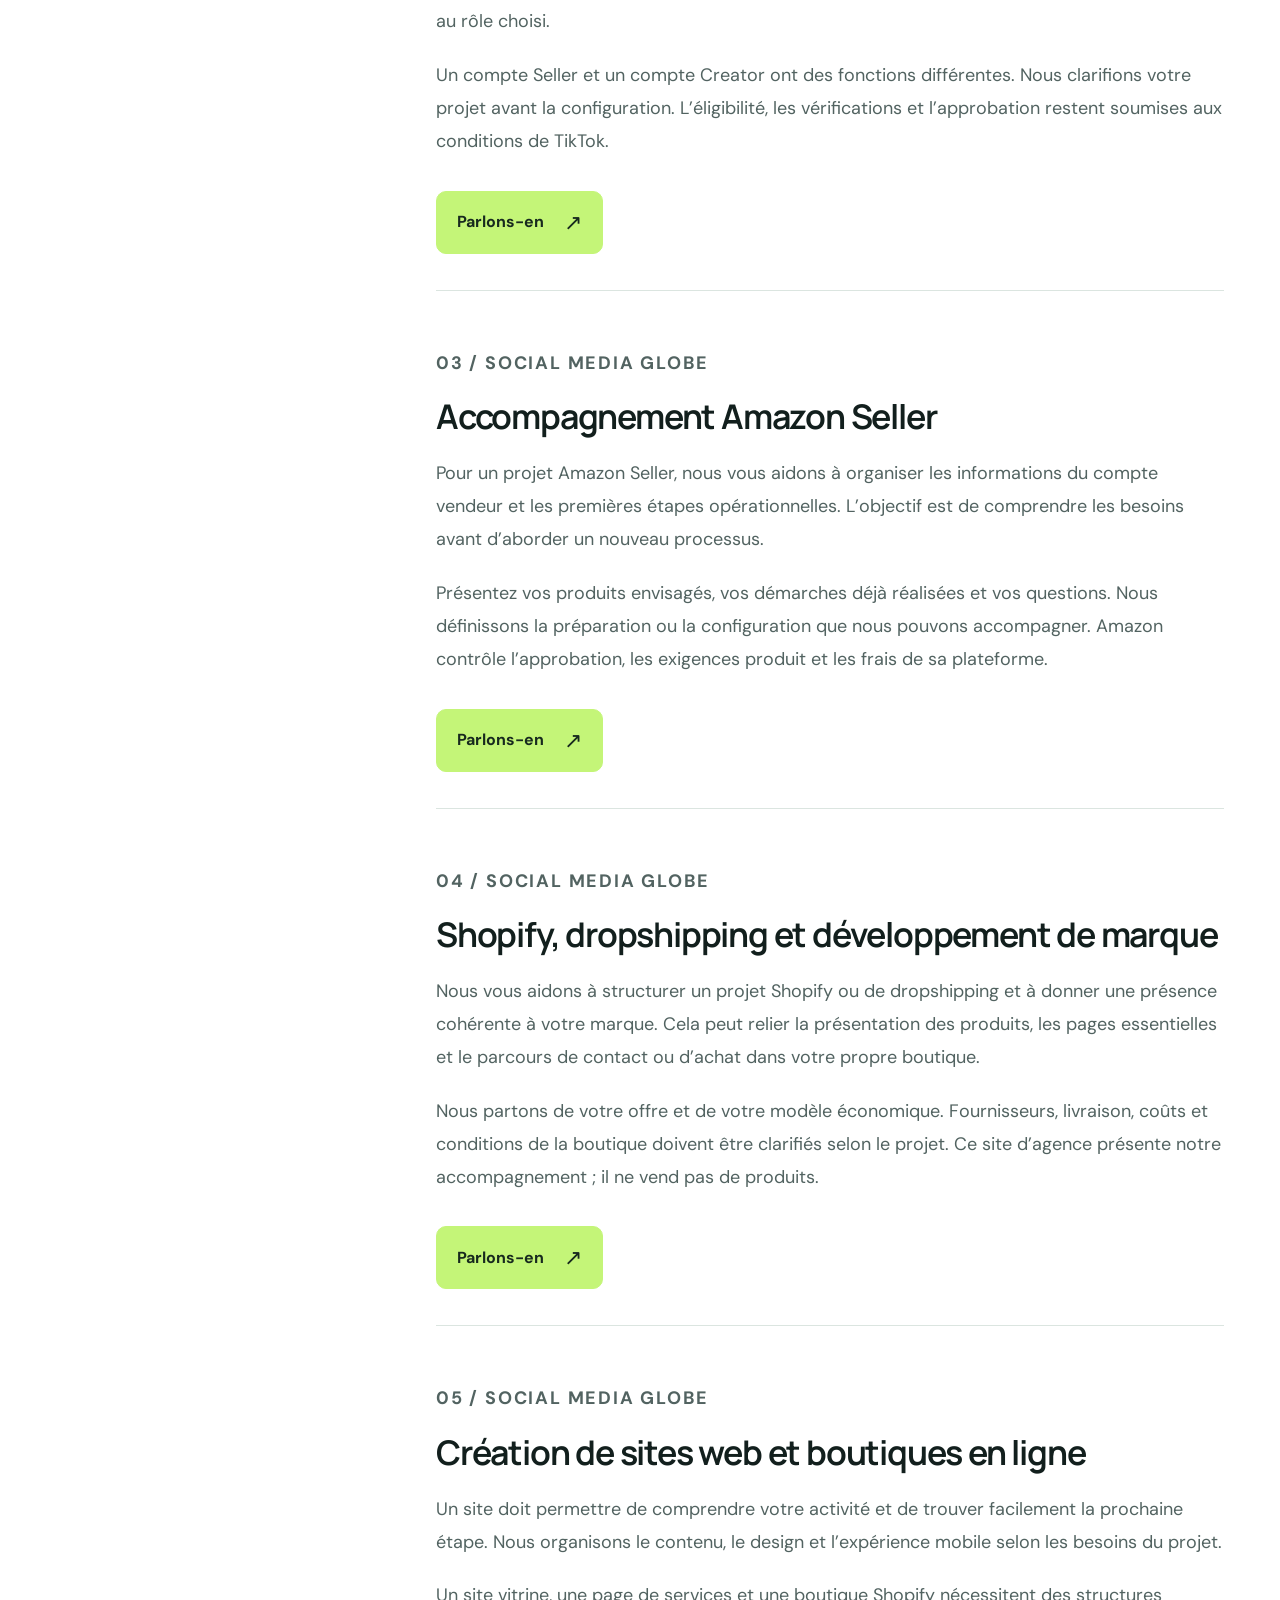
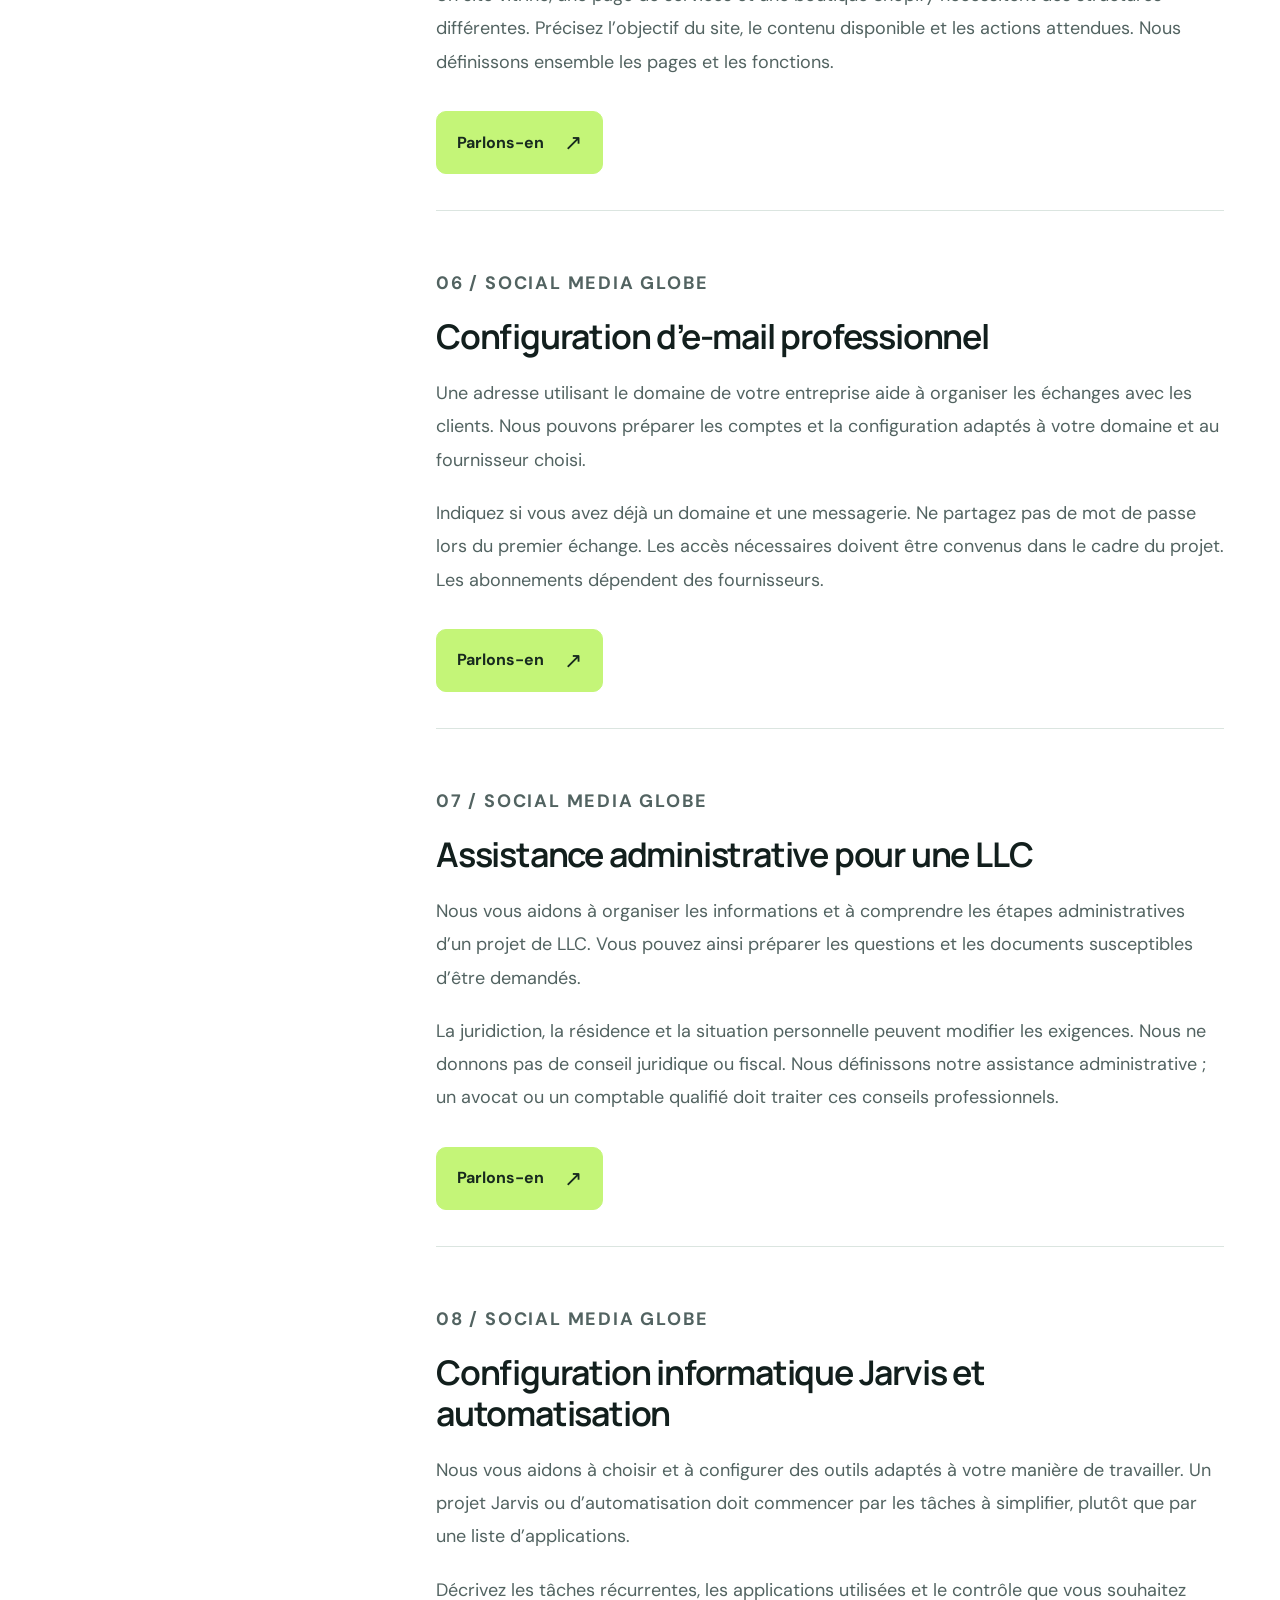
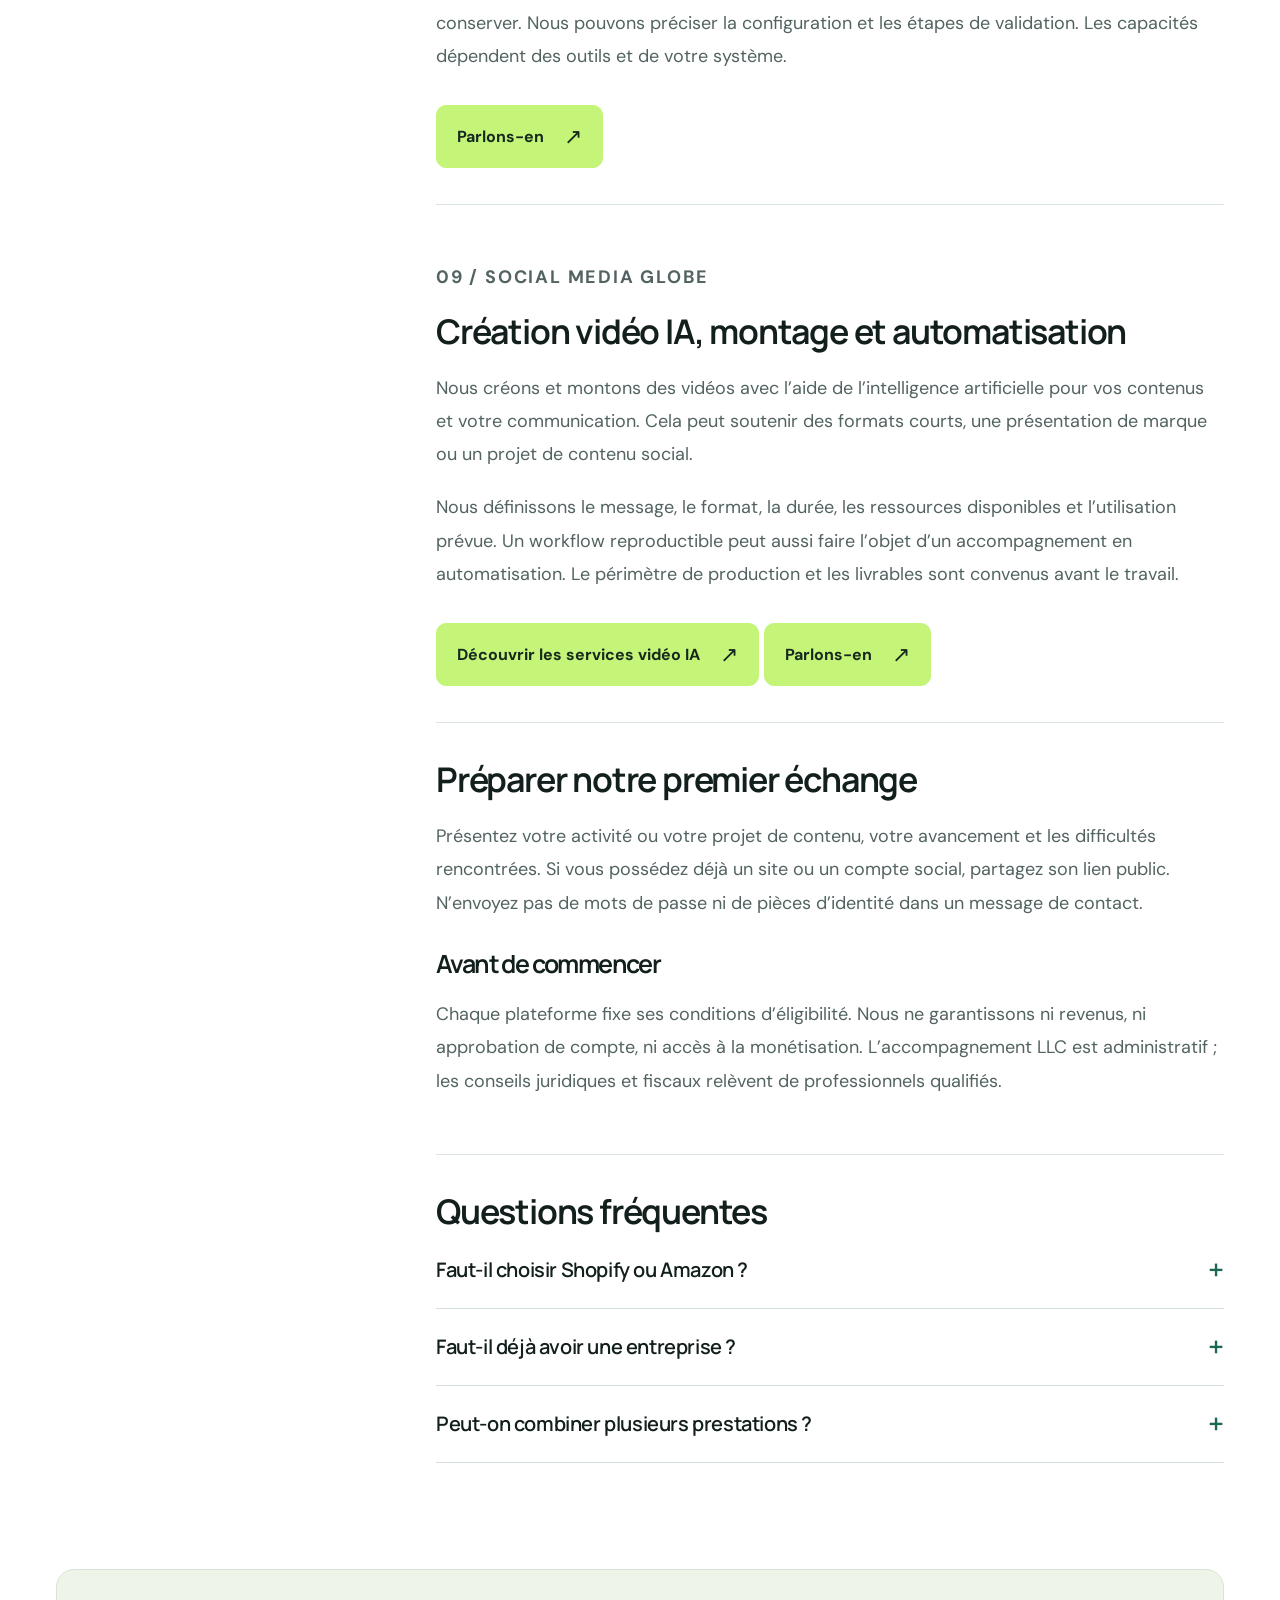
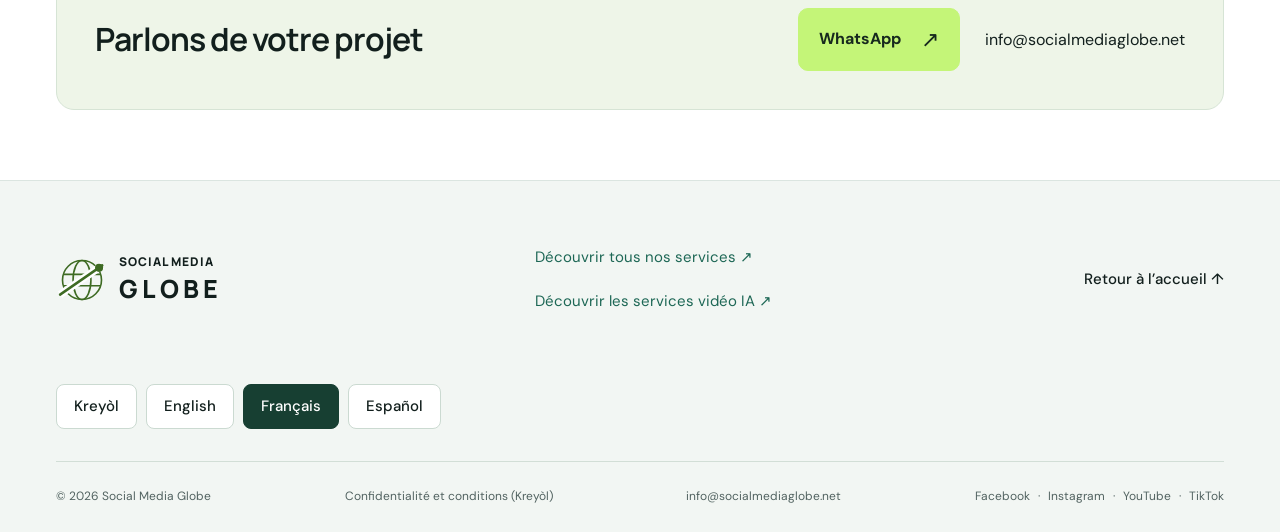
<file: services/fr/index.html>
<!doctype html>
<html lang="fr">
  <head>
    <meta charset="utf-8" />
    <meta name="viewport" content="width=device-width,initial-scale=1" />
    <meta name="theme-color" content="#ffffff" />
    <title>
      Shopify, Amazon Seller et monétisation des réseaux sociaux | Social Media
      Globe
    </title>
    <meta
      name="description"
      content="Services numériques pour entrepreneurs haïtiens : Shopify, Amazon Seller, monétisation, création vidéo IA, sites web, e-mail professionnel et automatisation."
    />
    <link rel="canonical" href="https://socialmediaglobe.net/services/fr/" />
    <meta name="robots" content="index,follow,max-image-preview:large" />
    <meta property="og:type" content="website" />
    <meta property="og:site_name" content="Social Media Globe" />
    <meta
      property="og:title"
      content="Shopify, Amazon Seller et monétisation des réseaux sociaux"
    />
    <meta
      property="og:description"
      content="Services numériques pour entrepreneurs haïtiens : Shopify, Amazon Seller, monétisation, création vidéo IA, sites web, e-mail professionnel et automatisation."
    />
    <meta
      property="og:url"
      content="https://socialmediaglobe.net/services/fr/"
    />
    <meta property="og:locale" content="fr_FR" />
    <meta
      property="og:image"
      content="https://socialmediaglobe.net/assets/social-preview.jpg"
    />
    <meta property="og:image:width" content="1200" />
    <meta property="og:image:height" content="630" />
    <meta
      property="og:image:alt"
      content="Social Media Globe — digital technology workspace"
    />
    <meta name="twitter:card" content="summary_large_image" />
    <meta
      name="twitter:title"
      content="Shopify, Amazon Seller et monétisation des réseaux sociaux"
    />
    <meta
      name="twitter:description"
      content="Services numériques pour entrepreneurs haïtiens : Shopify, Amazon Seller, monétisation, création vidéo IA, sites web, e-mail professionnel et automatisation."
    />
    <meta
      name="twitter:image"
      content="https://socialmediaglobe.net/assets/social-preview.jpg"
    />
    <link
      rel="alternate"
      hreflang="ht"
      href="https://socialmediaglobe.net/services/ht/"
    />
    <link
      rel="alternate"
      hreflang="en"
      href="https://socialmediaglobe.net/services/en/"
    />
    <link
      rel="alternate"
      hreflang="fr"
      href="https://socialmediaglobe.net/services/fr/"
    />
    <link
      rel="alternate"
      hreflang="es"
      href="https://socialmediaglobe.net/services/es/"
    />
    <link
      rel="alternate"
      hreflang="x-default"
      href="https://socialmediaglobe.net/services/ht/"
    />
    <link rel="icon" type="image/svg+xml" href="/logo/favicon-source.svg" />

    <script src="/assets/site.min.js?v=20261018-buttons" defer></script>
    <script type="application/ld+json">
      {
        "@context": "https://schema.org",
        "@graph": [
          {
            "@type": "Organization",
            "@id": "https://socialmediaglobe.net/#organization",
            "name": "Social Media Globe",
            "url": "https://socialmediaglobe.net/",
            "logo": {
              "@type": "ImageObject",
              "url": "https://socialmediaglobe.net/assets/brand-logo.svg",
              "width": 256,
              "height": 256
            },
            "email": "info@socialmediaglobe.net",
            "telephone": "+1-681-600-0916",
            "sameAs": [
              "https://www.facebook.com/people/Socialmediaglobe/61588999744707/",
              "https://www.instagram.com/socialmediaglobe1",
              "https://www.youtube.com/@socialmediaglobe",
              "https://www.tiktok.com/@socialmediaglobe1"
            ]
          },
          {
            "@type": "WebSite",
            "@id": "https://socialmediaglobe.net/#website",
            "url": "https://socialmediaglobe.net/",
            "name": "Social Media Globe",
            "publisher": {
              "@id": "https://socialmediaglobe.net/#organization"
            },
            "inLanguage": ["ht", "en", "fr", "es"]
          },
          {
            "@type": "CollectionPage",
            "@id": "https://socialmediaglobe.net/services/fr/#page",
            "url": "https://socialmediaglobe.net/services/fr/",
            "name": "Shopify, Amazon Seller et monétisation des réseaux sociaux",
            "description": "Services numériques pour entrepreneurs haïtiens : Shopify, Amazon Seller, monétisation, création vidéo IA, sites web, e-mail professionnel et automatisation.",
            "inLanguage": "fr",
            "isPartOf": { "@id": "https://socialmediaglobe.net/#website" },
            "breadcrumb": {
              "@id": "https://socialmediaglobe.net/services/fr/#breadcrumbs"
            },
            "mainEntity": {
              "@id": "https://socialmediaglobe.net/services/fr/#services"
            }
          },
          {
            "@type": "BreadcrumbList",
            "@id": "https://socialmediaglobe.net/services/fr/#breadcrumbs",
            "itemListElement": [
              {
                "@type": "ListItem",
                "position": 1,
                "name": "Accueil",
                "item": "https://socialmediaglobe.net/"
              },
              {
                "@type": "ListItem",
                "position": 2,
                "name": "Nos services",
                "item": "https://socialmediaglobe.net/services/fr/"
              }
            ]
          },
          {
            "@type": "ItemList",
            "@id": "https://socialmediaglobe.net/services/fr/#services",
            "itemListElement": [
              {
                "@type": "ListItem",
                "position": 1,
                "name": "Monétisation Facebook, YouTube et TikTok",
                "url": "https://socialmediaglobe.net/services/fr/#monetization"
              },
              {
                "@type": "ListItem",
                "position": 2,
                "name": "Configuration TikTok Shop Seller et Creator",
                "url": "https://socialmediaglobe.net/services/fr/#tiktok-shop"
              },
              {
                "@type": "ListItem",
                "position": 3,
                "name": "Accompagnement Amazon Seller",
                "url": "https://socialmediaglobe.net/services/fr/#amazon-seller"
              },
              {
                "@type": "ListItem",
                "position": 4,
                "name": "Shopify, dropshipping et développement de marque",
                "url": "https://socialmediaglobe.net/services/fr/#shopify"
              },
              {
                "@type": "ListItem",
                "position": 5,
                "name": "Création de sites web et boutiques en ligne",
                "url": "https://socialmediaglobe.net/services/fr/#websites"
              },
              {
                "@type": "ListItem",
                "position": 6,
                "name": "Configuration d’e-mail professionnel",
                "url": "https://socialmediaglobe.net/services/fr/#email"
              },
              {
                "@type": "ListItem",
                "position": 7,
                "name": "Assistance administrative pour une LLC",
                "url": "https://socialmediaglobe.net/services/fr/#llc"
              },
              {
                "@type": "ListItem",
                "position": 8,
                "name": "Configuration informatique Jarvis et automatisation",
                "url": "https://socialmediaglobe.net/services/fr/#automation"
              },
              {
                "@type": "ListItem",
                "position": 9,
                "name": "Création vidéo IA, montage et automatisation",
                "url": "https://socialmediaglobe.net/ai-video/fr/"
              }
            ]
          },
          {
            "@type": "Service",
            "@id": "https://socialmediaglobe.net/services/fr/#monetization-service",
            "name": "Monétisation Facebook, YouTube et TikTok",
            "description": "Nous vous aidons à comprendre les conditions de monétisation, à organiser votre profil et à préparer une orientation éditoriale. Le point de départ est la plateforme utilisée et les étapes déjà franchies.",
            "url": "https://socialmediaglobe.net/services/fr/#monetization",
            "provider": { "@id": "https://socialmediaglobe.net/#organization" }
          },
          {
            "@type": "Service",
            "@id": "https://socialmediaglobe.net/services/fr/#tiktok-shop-service",
            "name": "Configuration TikTok Shop Seller et Creator",
            "description": "Vous souhaitez vendre sur TikTok Shop ou développer un profil Creator ? Nous vous aidons à préparer les informations, à organiser votre profil et à comprendre les étapes correspondant au rôle choisi.",
            "url": "https://socialmediaglobe.net/services/fr/#tiktok-shop",
            "provider": { "@id": "https://socialmediaglobe.net/#organization" }
          },
          {
            "@type": "Service",
            "@id": "https://socialmediaglobe.net/services/fr/#amazon-seller-service",
            "name": "Accompagnement Amazon Seller",
            "description": "Pour un projet Amazon Seller, nous vous aidons à organiser les informations du compte vendeur et les premières étapes opérationnelles. L’objectif est de comprendre les besoins avant d’aborder un nouveau processus.",
            "url": "https://socialmediaglobe.net/services/fr/#amazon-seller",
            "provider": { "@id": "https://socialmediaglobe.net/#organization" }
          },
          {
            "@type": "Service",
            "@id": "https://socialmediaglobe.net/services/fr/#shopify-service",
            "name": "Shopify, dropshipping et développement de marque",
            "description": "Nous vous aidons à structurer un projet Shopify ou de dropshipping et à donner une présence cohérente à votre marque. Cela peut relier la présentation des produits, les pages essentielles et le parcours de contact ou d’achat dans votre propre boutique.",
            "url": "https://socialmediaglobe.net/services/fr/#shopify",
            "provider": { "@id": "https://socialmediaglobe.net/#organization" }
          },
          {
            "@type": "Service",
            "@id": "https://socialmediaglobe.net/services/fr/#websites-service",
            "name": "Création de sites web et boutiques en ligne",
            "description": "Un site doit permettre de comprendre votre activité et de trouver facilement la prochaine étape. Nous organisons le contenu, le design et l’expérience mobile selon les besoins du projet.",
            "url": "https://socialmediaglobe.net/services/fr/#websites",
            "provider": { "@id": "https://socialmediaglobe.net/#organization" }
          },
          {
            "@type": "Service",
            "@id": "https://socialmediaglobe.net/services/fr/#email-service",
            "name": "Configuration d’e-mail professionnel",
            "description": "Une adresse utilisant le domaine de votre entreprise aide à organiser les échanges avec les clients. Nous pouvons préparer les comptes et la configuration adaptés à votre domaine et au fournisseur choisi.",
            "url": "https://socialmediaglobe.net/services/fr/#email",
            "provider": { "@id": "https://socialmediaglobe.net/#organization" }
          },
          {
            "@type": "Service",
            "@id": "https://socialmediaglobe.net/services/fr/#llc-service",
            "name": "Assistance administrative pour une LLC",
            "description": "Nous vous aidons à organiser les informations et à comprendre les étapes administratives d’un projet de LLC. Vous pouvez ainsi préparer les questions et les documents susceptibles d’être demandés.",
            "url": "https://socialmediaglobe.net/services/fr/#llc",
            "provider": { "@id": "https://socialmediaglobe.net/#organization" }
          },
          {
            "@type": "Service",
            "@id": "https://socialmediaglobe.net/services/fr/#automation-service",
            "name": "Configuration informatique Jarvis et automatisation",
            "description": "Nous vous aidons à choisir et à configurer des outils adaptés à votre manière de travailler. Un projet Jarvis ou d’automatisation doit commencer par les tâches à simplifier, plutôt que par une liste d’applications.",
            "url": "https://socialmediaglobe.net/services/fr/#automation",
            "provider": { "@id": "https://socialmediaglobe.net/#organization" }
          },
          {
            "@type": "Service",
            "@id": "https://socialmediaglobe.net/services/fr/#ai-video-service",
            "name": "Création vidéo IA, montage et automatisation",
            "description": "Nous créons et montons des vidéos avec l’aide de l’intelligence artificielle pour vos contenus et votre communication. Cela peut soutenir des formats courts, une présentation de marque ou un projet de contenu social.",
            "url": "https://socialmediaglobe.net/ai-video/fr/",
            "provider": { "@id": "https://socialmediaglobe.net/#organization" }
          }
        ]
      }
    </script>
    <link
      rel="preload"
      href="/assets/fonts/dm-sans-latin.woff2"
      as="font"
      type="font/woff2"
      crossorigin
    />
    <link
      rel="preload"
      href="/assets/fonts/manrope-latin.woff2"
      as="font"
      type="font/woff2"
      crossorigin
    />
    <link rel="stylesheet" href="/assets/site.min.css?v=20261018-buttons" />
  </head>
  <body id="top">
    <a class="skip" href="#main">Aller au contenu</a>
    <div class="scroll-progress" aria-hidden="true"></div>
    <header class="header">
      <div class="wrap nav">
        <a class="brand" href="/"
          ><img src="/logo-icon.svg" width="52" height="52" alt="" /><span
            >SOCIAL MEDIA<span class="brand-second">GLOBE</span></span
          ></a
        >
        <nav id="navigation" aria-label="Nos services">
          <a href="/services/fr/">Nos services</a
          ><a href="/ai-video/fr/">Vidéo IA</a>
        </nav>
        <a class="button primary nav-button" href="/#contact"
          >Parlons de votre projet <span>↗</span></a
        ><button
          class="menu-toggle"
          aria-label="Nos services"
          aria-expanded="false"
          aria-controls="navigation"
        >
          <span></span><span></span>
        </button>
      </div>
    </header>
    <main id="main">
      <section class="guide-hero wrap">
        <div class="guide-breadcrumb">
          <a href="/">Accueil</a><span>/</span><span>Nos services</span>
        </div>
        <nav
          class="language-links"
          aria-label="Choisir la langue de cette page"
        >
          <a href="/services/ht/" lang="ht" hreflang="ht">Kreyòl</a
          ><a href="/services/en/" lang="en" hreflang="en">English</a
          ><a href="/services/fr/" lang="fr" hreflang="fr" aria-current="page"
            >Français</a
          ><a href="/services/es/" lang="es" hreflang="es">Español</a>
        </nav>
        <p class="eyebrow">SOCIAL MEDIA GLOBE</p>
        <h1>Une expertise numérique au service de votre projet.</h1>
        <div class="guide-intro">
          <p>
            Vous souhaitez lancer une activité en ligne, développer une marque
            ou créer du contenu. Choisir entre Shopify, Amazon Seller, TikTok
            Shop et les outils d’intelligence artificielle peut être complexe.
            Social Media Globe vous aide à relier ces décisions dans une
            direction adaptée à votre projet.
          </p>
          <p>
            Nous partons de vos objectifs, de vos outils actuels et de ce qui
            reste à mettre en place. Votre projet peut nécessiter une seule
            prestation ou plusieurs solutions complémentaires. Le périmètre, les
            coûts et les étapes sont précisés avant le début du travail.
          </p>
        </div>
        <a class="button primary" href="/#contact"
          >Parlons de votre projet <span>↗</span></a
        >
      </section>
      <section class="wrap guide-content">
        <aside class="guide-toc">
          <h2>De quel accompagnement avez-vous besoin ?</h2>
          <nav aria-label="Nos services">
            <a href="#monetization"
              >Monétisation Facebook, YouTube et TikTok <span>↓</span></a
            ><a href="#tiktok-shop"
              >Configuration TikTok Shop Seller et Creator <span>↓</span></a
            ><a href="#amazon-seller"
              >Accompagnement Amazon Seller <span>↓</span></a
            ><a href="#shopify"
              >Shopify, dropshipping et développement de marque
              <span>↓</span></a
            ><a href="#websites"
              >Création de sites web et boutiques en ligne <span>↓</span></a
            ><a href="#email"
              >Configuration d’e-mail professionnel <span>↓</span></a
            ><a href="#llc"
              >Assistance administrative pour une LLC <span>↓</span></a
            ><a href="#automation"
              >Configuration informatique Jarvis et automatisation
              <span>↓</span></a
            ><a href="#ai-video"
              >Création vidéo IA, montage et automatisation <span>↓</span></a
            >
          </nav>
        </aside>
        <div class="guide-articles">
          <article id="monetization" class="guide-service">
            <p class="eyebrow">01 / SOCIAL MEDIA GLOBE</p>
            <h2>Monétisation Facebook, YouTube et TikTok</h2>
            <p>
              Nous vous aidons à comprendre les conditions de monétisation, à
              organiser votre profil et à préparer une orientation éditoriale.
              Le point de départ est la plateforme utilisée et les étapes déjà
              franchies.
            </p>
            <p>
              La monétisation dépend du compte, du contenu, des zones éligibles
              et des décisions de la plateforme. Nous ne vendons aucune garantie
              d’approbation ou de revenus. Présentez votre lien public et votre
              objectif pour définir l’aide utile.
            </p>
            <a
              class="button primary guide-contact"
              href="https://wa.me/16816000916?text=Bonjour%20Social%20Media%20Globe%20!%20Je%20souhaite%20une%20consultation%20pour%20ce%20service%20%3A%20Mon%C3%A9tisation%20Facebook%2C%20YouTube%20et%20TikTok.%20Pouvez-vous%20pr%C3%A9ciser%20les%20%C3%A9tapes%2C%20les%20informations%20%C3%A0%20pr%C3%A9parer%20et%20le%20p%C3%A9rim%C3%A8tre%20de%20la%20prestation%20%3F"
              target="_blank"
              rel="noopener noreferrer"
              >Parlons-en <span>↗</span></a
            >
          </article>
          <article id="tiktok-shop" class="guide-service">
            <p class="eyebrow">02 / SOCIAL MEDIA GLOBE</p>
            <h2>Configuration TikTok Shop Seller et Creator</h2>
            <p>
              Vous souhaitez vendre sur TikTok Shop ou développer un profil
              Creator ? Nous vous aidons à préparer les informations, à
              organiser votre profil et à comprendre les étapes correspondant au
              rôle choisi.
            </p>
            <p>
              Un compte Seller et un compte Creator ont des fonctions
              différentes. Nous clarifions votre projet avant la configuration.
              L’éligibilité, les vérifications et l’approbation restent soumises
              aux conditions de TikTok.
            </p>
            <a
              class="button primary guide-contact"
              href="https://wa.me/16816000916?text=Bonjour%20Social%20Media%20Globe%20!%20Je%20souhaite%20une%20consultation%20pour%20ce%20service%20%3A%20Configuration%20TikTok%20Shop%20Seller%20et%20Creator.%20Pouvez-vous%20pr%C3%A9ciser%20les%20%C3%A9tapes%2C%20les%20informations%20%C3%A0%20pr%C3%A9parer%20et%20le%20p%C3%A9rim%C3%A8tre%20de%20la%20prestation%20%3F"
              target="_blank"
              rel="noopener noreferrer"
              >Parlons-en <span>↗</span></a
            >
          </article>
          <article id="amazon-seller" class="guide-service">
            <p class="eyebrow">03 / SOCIAL MEDIA GLOBE</p>
            <h2>Accompagnement Amazon Seller</h2>
            <p>
              Pour un projet Amazon Seller, nous vous aidons à organiser les
              informations du compte vendeur et les premières étapes
              opérationnelles. L’objectif est de comprendre les besoins avant
              d’aborder un nouveau processus.
            </p>
            <p>
              Présentez vos produits envisagés, vos démarches déjà réalisées et
              vos questions. Nous définissons la préparation ou la configuration
              que nous pouvons accompagner. Amazon contrôle l’approbation, les
              exigences produit et les frais de sa plateforme.
            </p>
            <a
              class="button primary guide-contact"
              href="https://wa.me/16816000916?text=Bonjour%20Social%20Media%20Globe%20!%20Je%20souhaite%20une%20consultation%20pour%20ce%20service%20%3A%20Accompagnement%20Amazon%20Seller.%20Pouvez-vous%20pr%C3%A9ciser%20les%20%C3%A9tapes%2C%20les%20informations%20%C3%A0%20pr%C3%A9parer%20et%20le%20p%C3%A9rim%C3%A8tre%20de%20la%20prestation%20%3F"
              target="_blank"
              rel="noopener noreferrer"
              >Parlons-en <span>↗</span></a
            >
          </article>
          <article id="shopify" class="guide-service">
            <p class="eyebrow">04 / SOCIAL MEDIA GLOBE</p>
            <h2>Shopify, dropshipping et développement de marque</h2>
            <p>
              Nous vous aidons à structurer un projet Shopify ou de dropshipping
              et à donner une présence cohérente à votre marque. Cela peut
              relier la présentation des produits, les pages essentielles et le
              parcours de contact ou d’achat dans votre propre boutique.
            </p>
            <p>
              Nous partons de votre offre et de votre modèle économique.
              Fournisseurs, livraison, coûts et conditions de la boutique
              doivent être clarifiés selon le projet. Ce site d’agence présente
              notre accompagnement ; il ne vend pas de produits.
            </p>
            <a
              class="button primary guide-contact"
              href="https://wa.me/16816000916?text=Bonjour%20Social%20Media%20Globe%20!%20Je%20souhaite%20une%20consultation%20pour%20ce%20service%20%3A%20Shopify%2C%20dropshipping%20et%20d%C3%A9veloppement%20de%20marque.%20Pouvez-vous%20pr%C3%A9ciser%20les%20%C3%A9tapes%2C%20les%20informations%20%C3%A0%20pr%C3%A9parer%20et%20le%20p%C3%A9rim%C3%A8tre%20de%20la%20prestation%20%3F"
              target="_blank"
              rel="noopener noreferrer"
              >Parlons-en <span>↗</span></a
            >
          </article>
          <article id="websites" class="guide-service">
            <p class="eyebrow">05 / SOCIAL MEDIA GLOBE</p>
            <h2>Création de sites web et boutiques en ligne</h2>
            <p>
              Un site doit permettre de comprendre votre activité et de trouver
              facilement la prochaine étape. Nous organisons le contenu, le
              design et l’expérience mobile selon les besoins du projet.
            </p>
            <p>
              Un site vitrine, une page de services et une boutique Shopify
              nécessitent des structures différentes. Précisez l’objectif du
              site, le contenu disponible et les actions attendues. Nous
              définissons ensemble les pages et les fonctions.
            </p>
            <a
              class="button primary guide-contact"
              href="https://wa.me/16816000916?text=Bonjour%20Social%20Media%20Globe%20!%20Je%20souhaite%20une%20consultation%20pour%20ce%20service%20%3A%20Cr%C3%A9ation%20de%20sites%20web%20et%20boutiques%20en%20ligne.%20Pouvez-vous%20pr%C3%A9ciser%20les%20%C3%A9tapes%2C%20les%20informations%20%C3%A0%20pr%C3%A9parer%20et%20le%20p%C3%A9rim%C3%A8tre%20de%20la%20prestation%20%3F"
              target="_blank"
              rel="noopener noreferrer"
              >Parlons-en <span>↗</span></a
            >
          </article>
          <article id="email" class="guide-service">
            <p class="eyebrow">06 / SOCIAL MEDIA GLOBE</p>
            <h2>Configuration d’e-mail professionnel</h2>
            <p>
              Une adresse utilisant le domaine de votre entreprise aide à
              organiser les échanges avec les clients. Nous pouvons préparer les
              comptes et la configuration adaptés à votre domaine et au
              fournisseur choisi.
            </p>
            <p>
              Indiquez si vous avez déjà un domaine et une messagerie. Ne
              partagez pas de mot de passe lors du premier échange. Les accès
              nécessaires doivent être convenus dans le cadre du projet. Les
              abonnements dépendent des fournisseurs.
            </p>
            <a
              class="button primary guide-contact"
              href="https://wa.me/16816000916?text=Bonjour%20Social%20Media%20Globe%20!%20Je%20souhaite%20une%20consultation%20pour%20ce%20service%20%3A%20Configuration%20d%E2%80%99e-mail%20professionnel.%20Pouvez-vous%20pr%C3%A9ciser%20les%20%C3%A9tapes%2C%20les%20informations%20%C3%A0%20pr%C3%A9parer%20et%20le%20p%C3%A9rim%C3%A8tre%20de%20la%20prestation%20%3F"
              target="_blank"
              rel="noopener noreferrer"
              >Parlons-en <span>↗</span></a
            >
          </article>
          <article id="llc" class="guide-service">
            <p class="eyebrow">07 / SOCIAL MEDIA GLOBE</p>
            <h2>Assistance administrative pour une LLC</h2>
            <p>
              Nous vous aidons à organiser les informations et à comprendre les
              étapes administratives d’un projet de LLC. Vous pouvez ainsi
              préparer les questions et les documents susceptibles d’être
              demandés.
            </p>
            <p>
              La juridiction, la résidence et la situation personnelle peuvent
              modifier les exigences. Nous ne donnons pas de conseil juridique
              ou fiscal. Nous définissons notre assistance administrative ; un
              avocat ou un comptable qualifié doit traiter ces conseils
              professionnels.
            </p>
            <a
              class="button primary guide-contact"
              href="https://wa.me/16816000916?text=Bonjour%20Social%20Media%20Globe%20!%20Je%20souhaite%20une%20consultation%20pour%20ce%20service%20%3A%20Assistance%20administrative%20pour%20une%20LLC.%20Pouvez-vous%20pr%C3%A9ciser%20les%20%C3%A9tapes%2C%20les%20informations%20%C3%A0%20pr%C3%A9parer%20et%20le%20p%C3%A9rim%C3%A8tre%20de%20la%20prestation%20%3F"
              target="_blank"
              rel="noopener noreferrer"
              >Parlons-en <span>↗</span></a
            >
          </article>
          <article id="automation" class="guide-service">
            <p class="eyebrow">08 / SOCIAL MEDIA GLOBE</p>
            <h2>Configuration informatique Jarvis et automatisation</h2>
            <p>
              Nous vous aidons à choisir et à configurer des outils adaptés à
              votre manière de travailler. Un projet Jarvis ou d’automatisation
              doit commencer par les tâches à simplifier, plutôt que par une
              liste d’applications.
            </p>
            <p>
              Décrivez les tâches récurrentes, les applications utilisées et le
              contrôle que vous souhaitez conserver. Nous pouvons préciser la
              configuration et les étapes de validation. Les capacités dépendent
              des outils et de votre système.
            </p>
            <a
              class="button primary guide-contact"
              href="https://wa.me/16816000916?text=Bonjour%20Social%20Media%20Globe%20!%20Je%20souhaite%20une%20consultation%20pour%20ce%20service%20%3A%20Configuration%20informatique%20Jarvis%20et%20automatisation.%20Pouvez-vous%20pr%C3%A9ciser%20les%20%C3%A9tapes%2C%20les%20informations%20%C3%A0%20pr%C3%A9parer%20et%20le%20p%C3%A9rim%C3%A8tre%20de%20la%20prestation%20%3F"
              target="_blank"
              rel="noopener noreferrer"
              >Parlons-en <span>↗</span></a
            >
          </article>
          <article id="ai-video" class="guide-service">
            <p class="eyebrow">09 / SOCIAL MEDIA GLOBE</p>
            <h2>Création vidéo IA, montage et automatisation</h2>
            <p>
              Nous créons et montons des vidéos avec l’aide de l’intelligence
              artificielle pour vos contenus et votre communication. Cela peut
              soutenir des formats courts, une présentation de marque ou un
              projet de contenu social.
            </p>
            <p>
              Nous définissons le message, le format, la durée, les ressources
              disponibles et l’utilisation prévue. Un workflow reproductible
              peut aussi faire l’objet d’un accompagnement en automatisation. Le
              périmètre de production et les livrables sont convenus avant le
              travail.
            </p>
            <a class="button secondary" href="/ai-video/fr/"
              >Découvrir les services vidéo IA <span>↗</span></a
            >

            <a
              class="button primary guide-contact"
              href="https://wa.me/16816000916?text=Bonjour%20Social%20Media%20Globe%20!%20Je%20souhaite%20une%20consultation%20pour%20ce%20service%20%3A%20Cr%C3%A9ation%20vid%C3%A9o%20IA%2C%20montage%20et%20automatisation.%20Pouvez-vous%20pr%C3%A9ciser%20les%20%C3%A9tapes%2C%20les%20informations%20%C3%A0%20pr%C3%A9parer%20et%20le%20p%C3%A9rim%C3%A8tre%20de%20la%20prestation%20%3F"
              target="_blank"
              rel="noopener noreferrer"
              >Parlons-en <span>↗</span></a
            >
          </article>
          <section class="guide-service">
            <h2>Préparer notre premier échange</h2>
            <p>
              Présentez votre activité ou votre projet de contenu, votre
              avancement et les difficultés rencontrées. Si vous possédez déjà
              un site ou un compte social, partagez son lien public. N’envoyez
              pas de mots de passe ni de pièces d’identité dans un message de
              contact.
            </p>
            <h3>Avant de commencer</h3>
            <p>
              Chaque plateforme fixe ses conditions d’éligibilité. Nous ne
              garantissons ni revenus, ni approbation de compte, ni accès à la
              monétisation. L’accompagnement LLC est administratif ; les
              conseils juridiques et fiscaux relèvent de professionnels
              qualifiés.
            </p>
          </section>
          <section class="guide-service">
            <h2>Questions fréquentes</h2>
            <div class="faq-list">
              <details>
                <summary>
                  Faut-il choisir Shopify ou Amazon ?<span>+</span>
                </summary>
                <p>
                  Ces plateformes répondent à des modèles différents. Nous
                  partons de vos produits, de votre manière de vendre et des
                  responsabilités que vous pouvez assumer pour définir les
                  outils et les étapes adaptés.
                </p>
              </details>
              <details>
                <summary>
                  Faut-il déjà avoir une entreprise ?<span>+</span>
                </summary>
                <p>
                  Non. Vous pouvez venir avec une idée ou une activité
                  existante. Votre situation de départ permet de proposer un
                  accompagnement proportionné à vos besoins.
                </p>
              </details>
              <details>
                <summary>
                  Peut-on combiner plusieurs prestations ?<span>+</span>
                </summary>
                <p>
                  Oui. Un projet peut associer un site web, un e-mail
                  professionnel, des vidéos IA et du contenu social. Nous
                  précisons ce qui est inclus et ce qui ne l’est pas.
                </p>
              </details>
            </div>
          </section>
        </div>
      </section>
      <section class="guide-cta wrap">
        <h2>Parlons de votre projet</h2>
        <a
          class="button primary"
          href="https://wa.me/16816000916"
          target="_blank"
          rel="noopener noreferrer"
          >WhatsApp <span>↗</span></a
        ><a href="mailto:info@socialmediaglobe.net"
          >info@socialmediaglobe.net</a
        >
      </section>
    </main>
    <footer>
      <div class="wrap footer-top">
        <a class="brand" href="/"
          ><img src="/logo-icon.svg" width="52" height="52" alt="" /><span
            >SOCIAL MEDIA<span class="brand-second">GLOBE</span></span
          ></a
        >
        <div>
          <a class="text-link" href="/services/fr/"
            >Découvrir tous nos services ↗</a
          ><br /><a class="text-link" href="/ai-video/fr/"
            >Découvrir les services vidéo IA ↗</a
          >
        </div>
        <a href="/">Retour à l’accueil ↑</a>
      </div>
      <div class="wrap">
        <nav
          class="language-links"
          aria-label="Choisir la langue de cette page"
        >
          <a href="/services/ht/" lang="ht" hreflang="ht">Kreyòl</a
          ><a href="/services/en/" lang="en" hreflang="en">English</a
          ><a href="/services/fr/" lang="fr" hreflang="fr" aria-current="page"
            >Français</a
          ><a href="/services/es/" lang="es" hreflang="es">Español</a>
        </nav>
      </div>
      <div class="wrap footer-bottom">
        <span>© 2026 Social Media Globe</span
        ><a href="/policies.html" lang="ht"
          >Confidentialité et conditions (Kreyòl)</a
        ><a href="mailto:info@socialmediaglobe.net">info@socialmediaglobe.net</a
        ><span class="footer-social"
          ><a
            href="https://www.facebook.com/people/Socialmediaglobe/61588999744707/"
            target="_blank"
            rel="noopener noreferrer"
            >Facebook</a
          >
          ·
          <a
            href="https://www.instagram.com/socialmediaglobe1"
            target="_blank"
            rel="noopener noreferrer"
            >Instagram</a
          >
          ·
          <a
            href="https://www.youtube.com/@socialmediaglobe"
            target="_blank"
            rel="noopener noreferrer"
            >YouTube</a
          >
          ·
          <a
            href="https://www.tiktok.com/@socialmediaglobe1"
            target="_blank"
            rel="noopener noreferrer"
            >TikTok</a
          ></span
        >
      </div>
    </footer>
  </body>
</html>
</file>
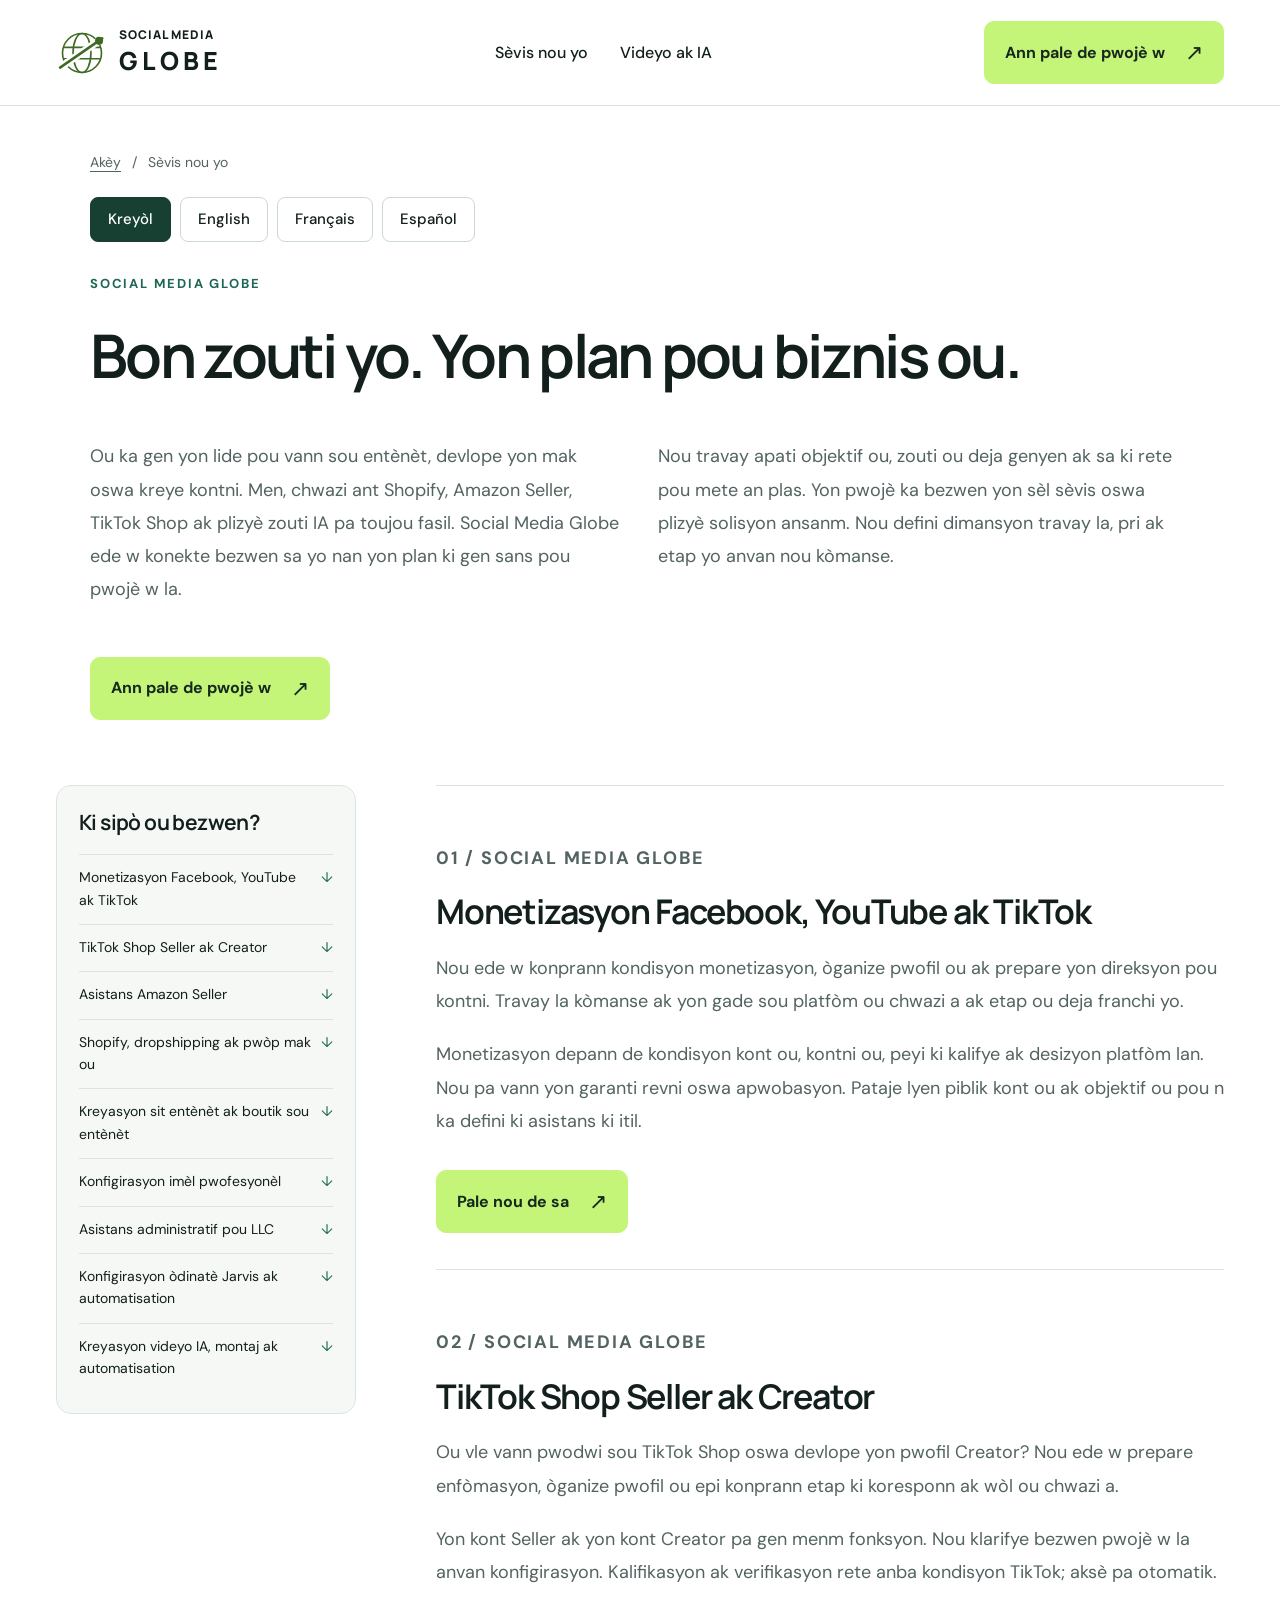
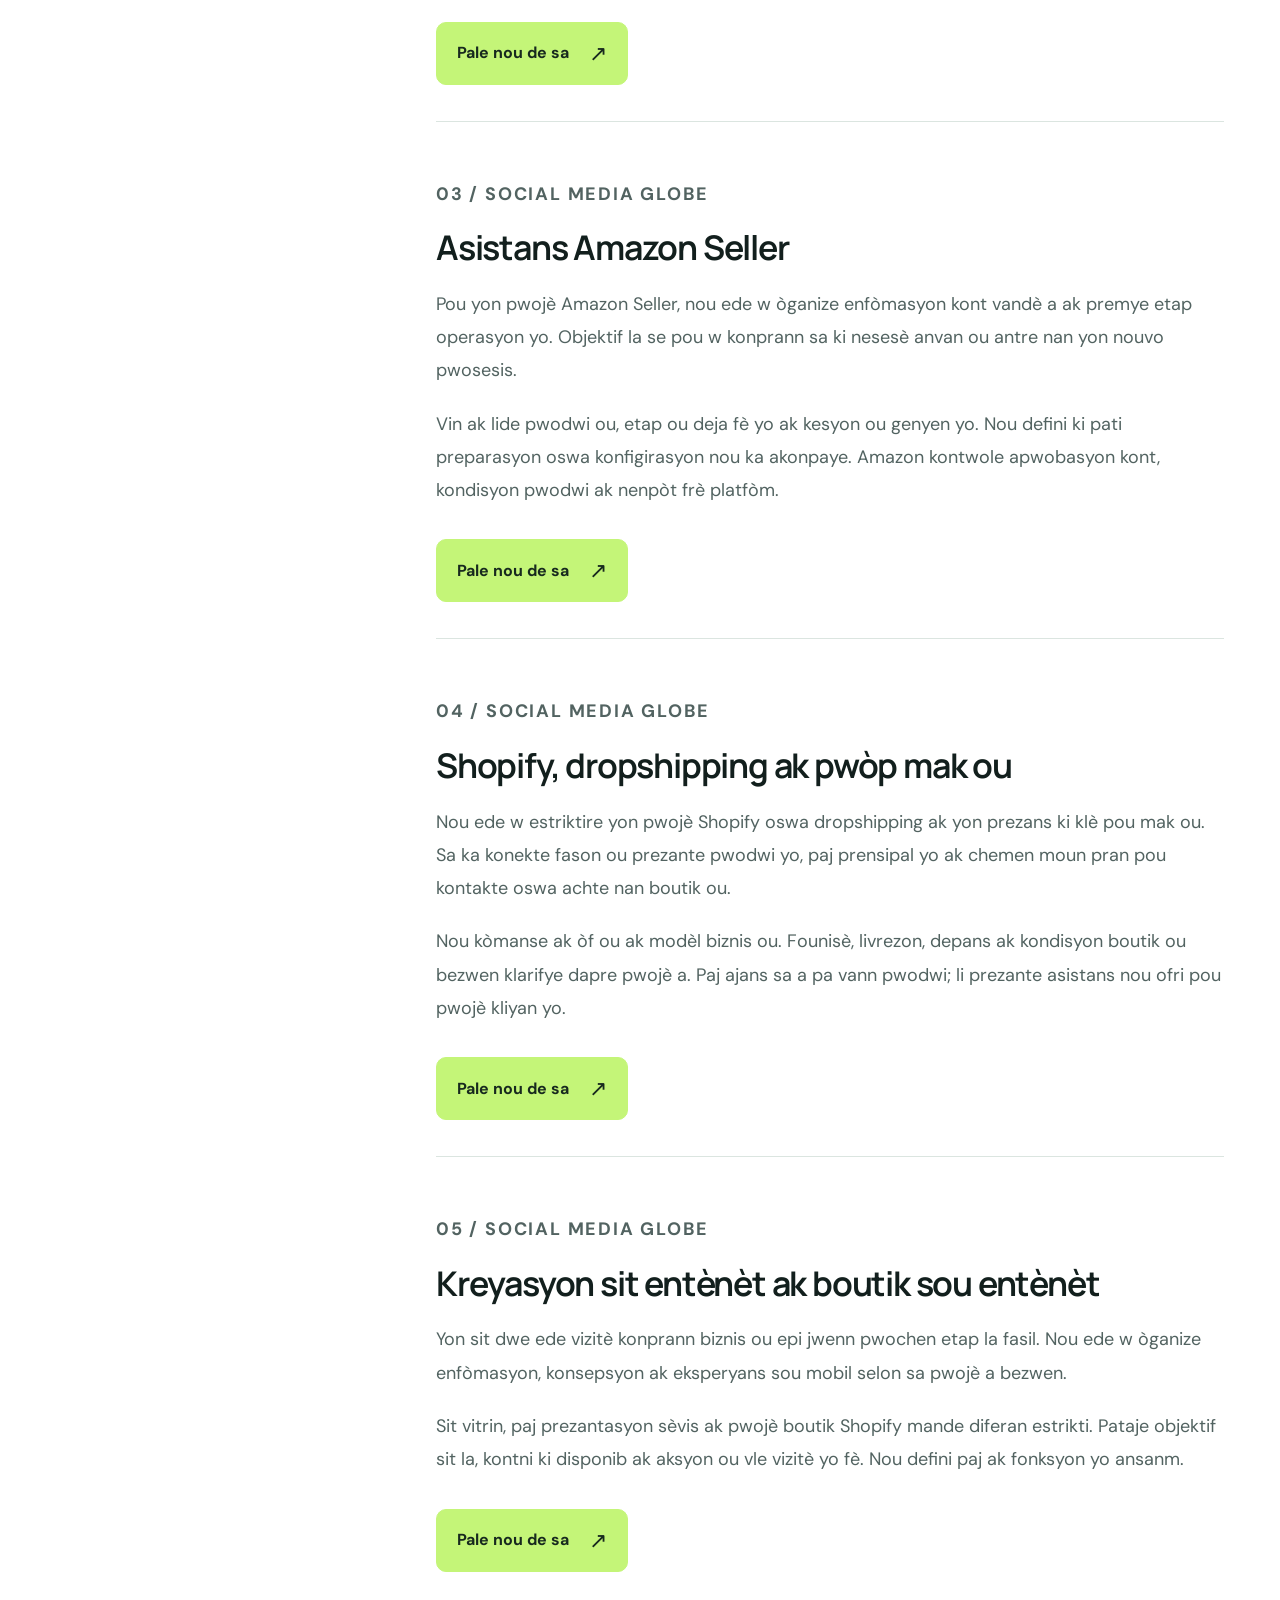
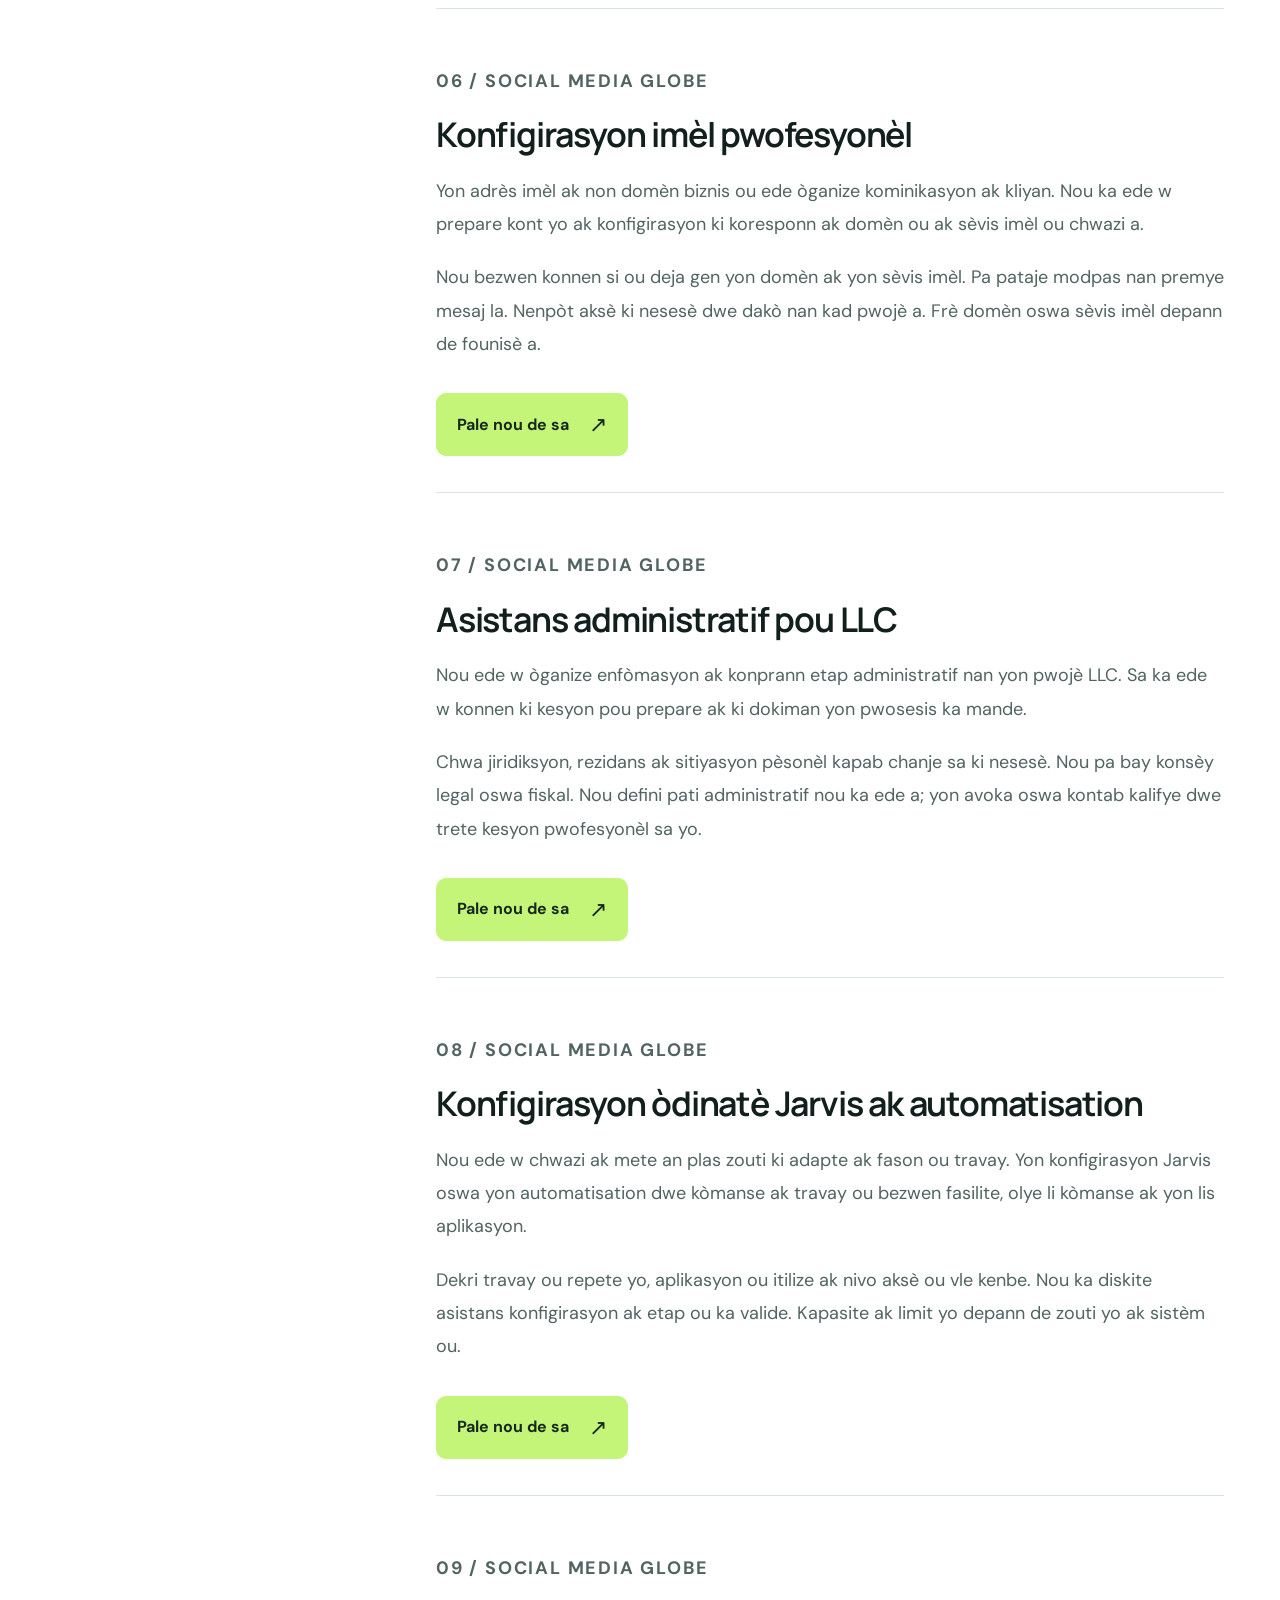
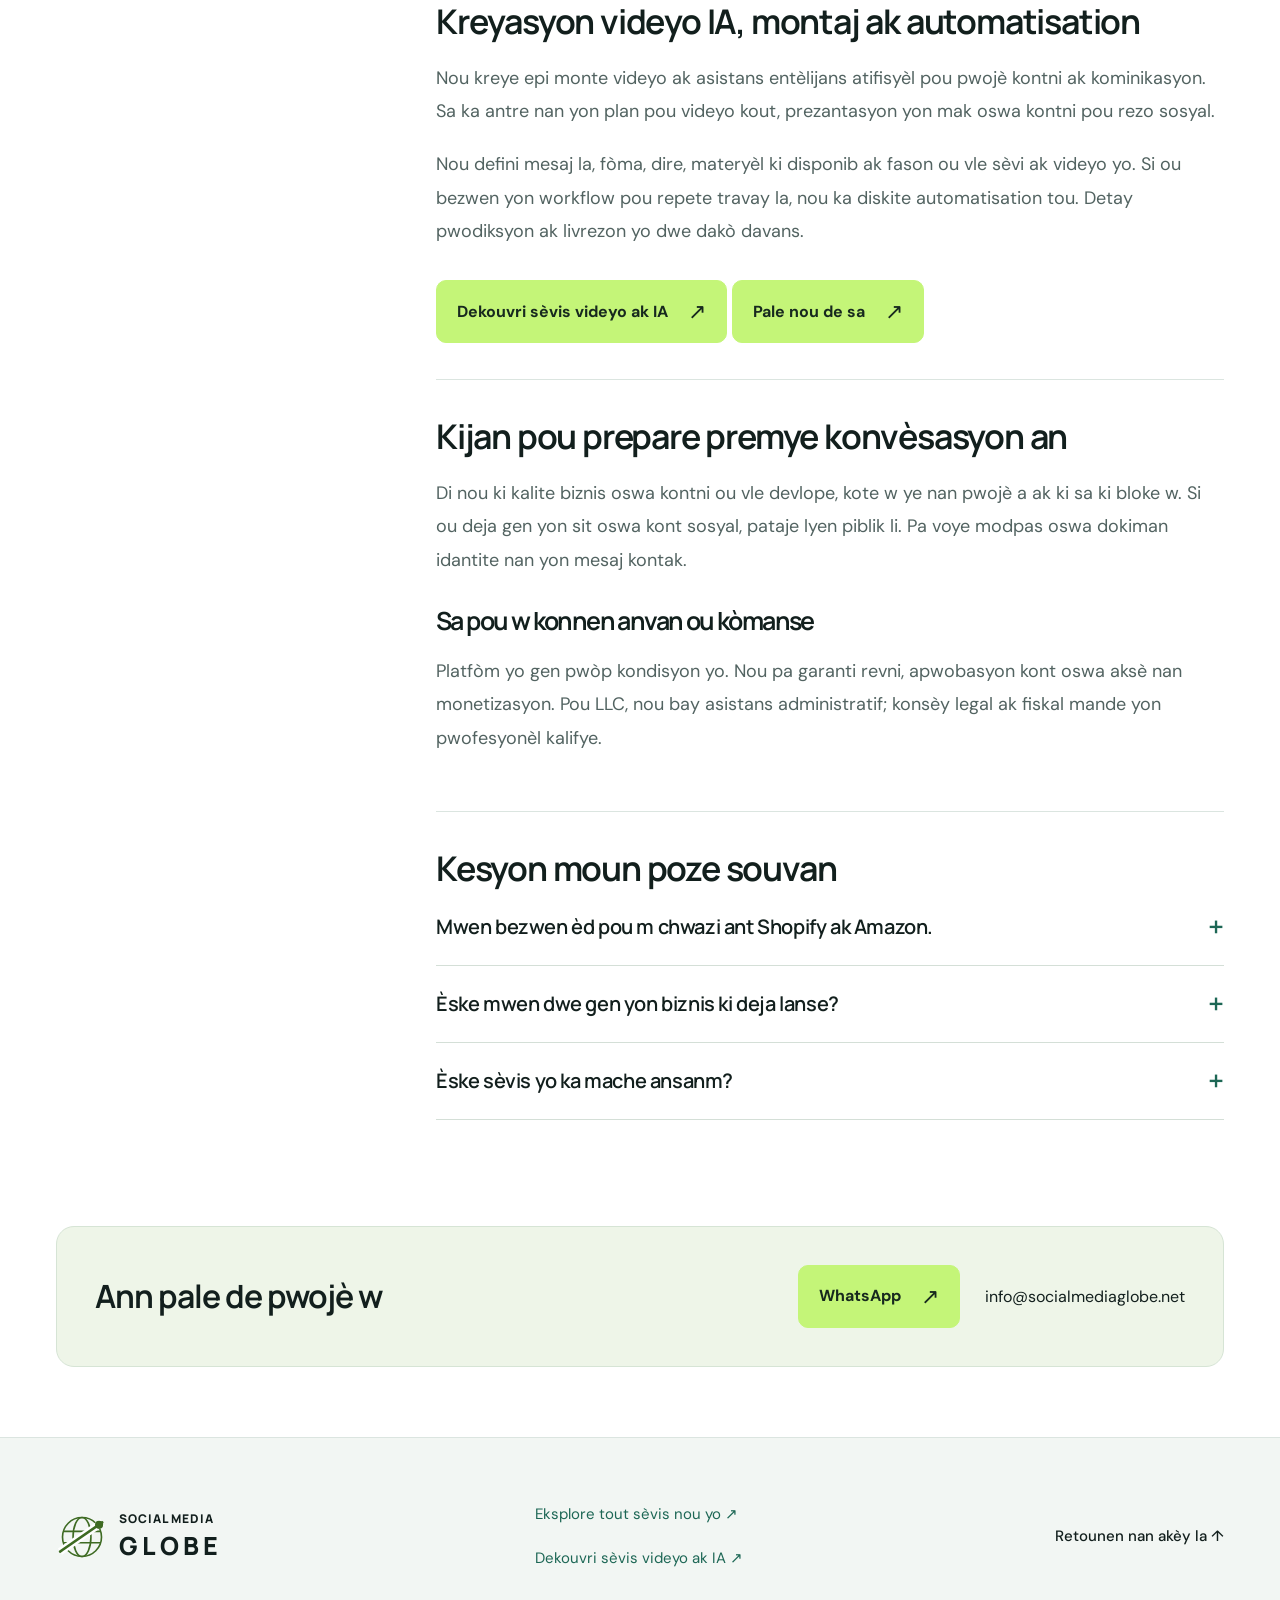
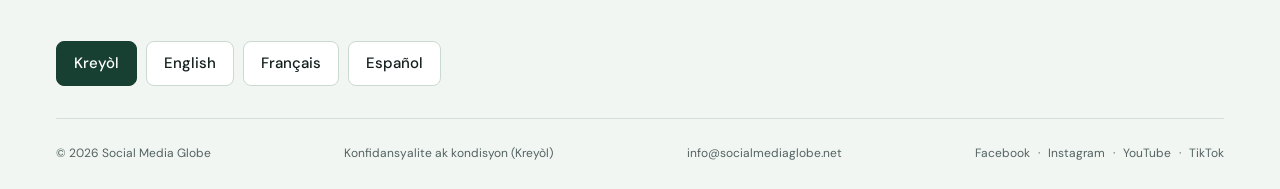
<file: services/ht/index.html>
<!doctype html>
<html lang="ht">
  <head>
    <meta charset="utf-8" />
    <meta name="viewport" content="width=device-width,initial-scale=1" />
    <meta name="theme-color" content="#ffffff" />
    <title>Sèvis dijital, Shopify ak monetizasyon | Social Media Globe</title>
    <meta
      name="description"
      content="Sèvis dijital pou antreprenè ayisyen: Shopify, Amazon Seller, monetizasyon, videyo IA, sit entènèt, imèl pwofesyonèl ak automatisation."
    />
    <link rel="canonical" href="https://socialmediaglobe.net/services/ht/" />
    <meta name="robots" content="index,follow,max-image-preview:large" />
    <meta property="og:type" content="website" />
    <meta property="og:site_name" content="Social Media Globe" />
    <meta
      property="og:title"
      content="Sèvis dijital, Shopify ak monetizasyon"
    />
    <meta
      property="og:description"
      content="Sèvis dijital pou antreprenè ayisyen: Shopify, Amazon Seller, monetizasyon, videyo IA, sit entènèt, imèl pwofesyonèl ak automatisation."
    />
    <meta
      property="og:url"
      content="https://socialmediaglobe.net/services/ht/"
    />
    <meta property="og:locale" content="ht_HT" />
    <meta
      property="og:image"
      content="https://socialmediaglobe.net/assets/social-preview.jpg"
    />
    <meta property="og:image:width" content="1200" />
    <meta property="og:image:height" content="630" />
    <meta
      property="og:image:alt"
      content="Social Media Globe — digital technology workspace"
    />
    <meta name="twitter:card" content="summary_large_image" />
    <meta
      name="twitter:title"
      content="Sèvis dijital, Shopify ak monetizasyon"
    />
    <meta
      name="twitter:description"
      content="Sèvis dijital pou antreprenè ayisyen: Shopify, Amazon Seller, monetizasyon, videyo IA, sit entènèt, imèl pwofesyonèl ak automatisation."
    />
    <meta
      name="twitter:image"
      content="https://socialmediaglobe.net/assets/social-preview.jpg"
    />
    <link
      rel="alternate"
      hreflang="ht"
      href="https://socialmediaglobe.net/services/ht/"
    />
    <link
      rel="alternate"
      hreflang="en"
      href="https://socialmediaglobe.net/services/en/"
    />
    <link
      rel="alternate"
      hreflang="fr"
      href="https://socialmediaglobe.net/services/fr/"
    />
    <link
      rel="alternate"
      hreflang="es"
      href="https://socialmediaglobe.net/services/es/"
    />
    <link
      rel="alternate"
      hreflang="x-default"
      href="https://socialmediaglobe.net/services/ht/"
    />
    <link rel="icon" type="image/svg+xml" href="/logo/favicon-source.svg" />

    <script src="/assets/site.min.js?v=20261018-buttons" defer></script>
    <script type="application/ld+json">
      {
        "@context": "https://schema.org",
        "@graph": [
          {
            "@type": "Organization",
            "@id": "https://socialmediaglobe.net/#organization",
            "name": "Social Media Globe",
            "url": "https://socialmediaglobe.net/",
            "logo": {
              "@type": "ImageObject",
              "url": "https://socialmediaglobe.net/assets/brand-logo.svg",
              "width": 256,
              "height": 256
            },
            "email": "info@socialmediaglobe.net",
            "telephone": "+1-681-600-0916",
            "sameAs": [
              "https://www.facebook.com/people/Socialmediaglobe/61588999744707/",
              "https://www.instagram.com/socialmediaglobe1",
              "https://www.youtube.com/@socialmediaglobe",
              "https://www.tiktok.com/@socialmediaglobe1"
            ]
          },
          {
            "@type": "WebSite",
            "@id": "https://socialmediaglobe.net/#website",
            "url": "https://socialmediaglobe.net/",
            "name": "Social Media Globe",
            "publisher": {
              "@id": "https://socialmediaglobe.net/#organization"
            },
            "inLanguage": ["ht", "en", "fr", "es"]
          },
          {
            "@type": "CollectionPage",
            "@id": "https://socialmediaglobe.net/services/ht/#page",
            "url": "https://socialmediaglobe.net/services/ht/",
            "name": "Sèvis dijital, Shopify ak monetizasyon",
            "description": "Sèvis dijital pou antreprenè ayisyen: Shopify, Amazon Seller, monetizasyon, videyo IA, sit entènèt, imèl pwofesyonèl ak automatisation.",
            "inLanguage": "ht",
            "isPartOf": { "@id": "https://socialmediaglobe.net/#website" },
            "breadcrumb": {
              "@id": "https://socialmediaglobe.net/services/ht/#breadcrumbs"
            },
            "mainEntity": {
              "@id": "https://socialmediaglobe.net/services/ht/#services"
            }
          },
          {
            "@type": "BreadcrumbList",
            "@id": "https://socialmediaglobe.net/services/ht/#breadcrumbs",
            "itemListElement": [
              {
                "@type": "ListItem",
                "position": 1,
                "name": "Akèy",
                "item": "https://socialmediaglobe.net/"
              },
              {
                "@type": "ListItem",
                "position": 2,
                "name": "Sèvis nou yo",
                "item": "https://socialmediaglobe.net/services/ht/"
              }
            ]
          },
          {
            "@type": "ItemList",
            "@id": "https://socialmediaglobe.net/services/ht/#services",
            "itemListElement": [
              {
                "@type": "ListItem",
                "position": 1,
                "name": "Monetizasyon Facebook, YouTube ak TikTok",
                "url": "https://socialmediaglobe.net/services/ht/#monetization"
              },
              {
                "@type": "ListItem",
                "position": 2,
                "name": "TikTok Shop Seller ak Creator",
                "url": "https://socialmediaglobe.net/services/ht/#tiktok-shop"
              },
              {
                "@type": "ListItem",
                "position": 3,
                "name": "Asistans Amazon Seller",
                "url": "https://socialmediaglobe.net/services/ht/#amazon-seller"
              },
              {
                "@type": "ListItem",
                "position": 4,
                "name": "Shopify, dropshipping ak pwòp mak ou",
                "url": "https://socialmediaglobe.net/services/ht/#shopify"
              },
              {
                "@type": "ListItem",
                "position": 5,
                "name": "Kreyasyon sit entènèt ak boutik sou entènèt",
                "url": "https://socialmediaglobe.net/services/ht/#websites"
              },
              {
                "@type": "ListItem",
                "position": 6,
                "name": "Konfigirasyon imèl pwofesyonèl",
                "url": "https://socialmediaglobe.net/services/ht/#email"
              },
              {
                "@type": "ListItem",
                "position": 7,
                "name": "Asistans administratif pou LLC",
                "url": "https://socialmediaglobe.net/services/ht/#llc"
              },
              {
                "@type": "ListItem",
                "position": 8,
                "name": "Konfigirasyon òdinatè Jarvis ak automatisation",
                "url": "https://socialmediaglobe.net/services/ht/#automation"
              },
              {
                "@type": "ListItem",
                "position": 9,
                "name": "Kreyasyon videyo IA, montaj ak automatisation",
                "url": "https://socialmediaglobe.net/ai-video/ht/"
              }
            ]
          },
          {
            "@type": "Service",
            "@id": "https://socialmediaglobe.net/services/ht/#monetization-service",
            "name": "Monetizasyon Facebook, YouTube ak TikTok",
            "description": "Nou ede w konprann kondisyon monetizasyon, òganize pwofil ou ak prepare yon direksyon pou kontni. Travay la kòmanse ak yon gade sou platfòm ou chwazi a ak etap ou deja franchi yo.",
            "url": "https://socialmediaglobe.net/services/ht/#monetization",
            "provider": { "@id": "https://socialmediaglobe.net/#organization" }
          },
          {
            "@type": "Service",
            "@id": "https://socialmediaglobe.net/services/ht/#tiktok-shop-service",
            "name": "TikTok Shop Seller ak Creator",
            "description": "Ou vle vann pwodwi sou TikTok Shop oswa devlope yon pwofil Creator? Nou ede w prepare enfòmasyon, òganize pwofil ou epi konprann etap ki koresponn ak wòl ou chwazi a.",
            "url": "https://socialmediaglobe.net/services/ht/#tiktok-shop",
            "provider": { "@id": "https://socialmediaglobe.net/#organization" }
          },
          {
            "@type": "Service",
            "@id": "https://socialmediaglobe.net/services/ht/#amazon-seller-service",
            "name": "Asistans Amazon Seller",
            "description": "Pou yon pwojè Amazon Seller, nou ede w òganize enfòmasyon kont vandè a ak premye etap operasyon yo. Objektif la se pou w konprann sa ki nesesè anvan ou antre nan yon nouvo pwosesis.",
            "url": "https://socialmediaglobe.net/services/ht/#amazon-seller",
            "provider": { "@id": "https://socialmediaglobe.net/#organization" }
          },
          {
            "@type": "Service",
            "@id": "https://socialmediaglobe.net/services/ht/#shopify-service",
            "name": "Shopify, dropshipping ak pwòp mak ou",
            "description": "Nou ede w estriktire yon pwojè Shopify oswa dropshipping ak yon prezans ki klè pou mak ou. Sa ka konekte fason ou prezante pwodwi yo, paj prensipal yo ak chemen moun pran pou kontakte oswa achte nan boutik ou.",
            "url": "https://socialmediaglobe.net/services/ht/#shopify",
            "provider": { "@id": "https://socialmediaglobe.net/#organization" }
          },
          {
            "@type": "Service",
            "@id": "https://socialmediaglobe.net/services/ht/#websites-service",
            "name": "Kreyasyon sit entènèt ak boutik sou entènèt",
            "description": "Yon sit dwe ede vizitè konprann biznis ou epi jwenn pwochen etap la fasil. Nou ede w òganize enfòmasyon, konsepsyon ak eksperyans sou mobil selon sa pwojè a bezwen.",
            "url": "https://socialmediaglobe.net/services/ht/#websites",
            "provider": { "@id": "https://socialmediaglobe.net/#organization" }
          },
          {
            "@type": "Service",
            "@id": "https://socialmediaglobe.net/services/ht/#email-service",
            "name": "Konfigirasyon imèl pwofesyonèl",
            "description": "Yon adrès imèl ak non domèn biznis ou ede òganize kominikasyon ak kliyan. Nou ka ede w prepare kont yo ak konfigirasyon ki koresponn ak domèn ou ak sèvis imèl ou chwazi a.",
            "url": "https://socialmediaglobe.net/services/ht/#email",
            "provider": { "@id": "https://socialmediaglobe.net/#organization" }
          },
          {
            "@type": "Service",
            "@id": "https://socialmediaglobe.net/services/ht/#llc-service",
            "name": "Asistans administratif pou LLC",
            "description": "Nou ede w òganize enfòmasyon ak konprann etap administratif nan yon pwojè LLC. Sa ka ede w konnen ki kesyon pou prepare ak ki dokiman yon pwosesis ka mande.",
            "url": "https://socialmediaglobe.net/services/ht/#llc",
            "provider": { "@id": "https://socialmediaglobe.net/#organization" }
          },
          {
            "@type": "Service",
            "@id": "https://socialmediaglobe.net/services/ht/#automation-service",
            "name": "Konfigirasyon òdinatè Jarvis ak automatisation",
            "description": "Nou ede w chwazi ak mete an plas zouti ki adapte ak fason ou travay. Yon konfigirasyon Jarvis oswa yon automatisation dwe kòmanse ak travay ou bezwen fasilite, olye li kòmanse ak yon lis aplikasyon.",
            "url": "https://socialmediaglobe.net/services/ht/#automation",
            "provider": { "@id": "https://socialmediaglobe.net/#organization" }
          },
          {
            "@type": "Service",
            "@id": "https://socialmediaglobe.net/services/ht/#ai-video-service",
            "name": "Kreyasyon videyo IA, montaj ak automatisation",
            "description": "Nou kreye epi monte videyo ak asistans entèlijans atifisyèl pou pwojè kontni ak kominikasyon. Sa ka antre nan yon plan pou videyo kout, prezantasyon yon mak oswa kontni pou rezo sosyal.",
            "url": "https://socialmediaglobe.net/ai-video/ht/",
            "provider": { "@id": "https://socialmediaglobe.net/#organization" }
          }
        ]
      }
    </script>
    <link
      rel="preload"
      href="/assets/fonts/dm-sans-latin.woff2"
      as="font"
      type="font/woff2"
      crossorigin
    />
    <link
      rel="preload"
      href="/assets/fonts/manrope-latin.woff2"
      as="font"
      type="font/woff2"
      crossorigin
    />
    <link rel="stylesheet" href="/assets/site.min.css?v=20261018-buttons" />
  </head>
  <body id="top">
    <a class="skip" href="#main">Ale nan kontni an</a>
    <div class="scroll-progress" aria-hidden="true"></div>
    <header class="header">
      <div class="wrap nav">
        <a class="brand" href="/"
          ><img src="/logo-icon.svg" width="52" height="52" alt="" /><span
            >SOCIAL MEDIA<span class="brand-second">GLOBE</span></span
          ></a
        >
        <nav id="navigation" aria-label="Sèvis nou yo">
          <a href="/services/ht/">Sèvis nou yo</a
          ><a href="/ai-video/ht/">Videyo ak IA</a>
        </nav>
        <a class="button primary nav-button" href="/#contact"
          >Ann pale de pwojè w <span>↗</span></a
        ><button
          class="menu-toggle"
          aria-label="Sèvis nou yo"
          aria-expanded="false"
          aria-controls="navigation"
        >
          <span></span><span></span>
        </button>
      </div>
    </header>
    <main id="main">
      <section class="guide-hero wrap">
        <div class="guide-breadcrumb">
          <a href="/">Akèy</a><span>/</span><span>Sèvis nou yo</span>
        </div>
        <nav class="language-links" aria-label="Chwazi lang paj la">
          <a href="/services/ht/" lang="ht" hreflang="ht" aria-current="page"
            >Kreyòl</a
          ><a href="/services/en/" lang="en" hreflang="en">English</a
          ><a href="/services/fr/" lang="fr" hreflang="fr">Français</a
          ><a href="/services/es/" lang="es" hreflang="es">Español</a>
        </nav>
        <p class="eyebrow">SOCIAL MEDIA GLOBE</p>
        <h1>Bon zouti yo. Yon plan pou biznis ou.</h1>
        <div class="guide-intro">
          <p>
            Ou ka gen yon lide pou vann sou entènèt, devlope yon mak oswa kreye
            kontni. Men, chwazi ant Shopify, Amazon Seller, TikTok Shop ak
            plizyè zouti IA pa toujou fasil. Social Media Globe ede w konekte
            bezwen sa yo nan yon plan ki gen sans pou pwojè w la.
          </p>
          <p>
            Nou travay apati objektif ou, zouti ou deja genyen ak sa ki rete pou
            mete an plas. Yon pwojè ka bezwen yon sèl sèvis oswa plizyè solisyon
            ansanm. Nou defini dimansyon travay la, pri ak etap yo anvan nou
            kòmanse.
          </p>
        </div>
        <a class="button primary" href="/#contact"
          >Ann pale de pwojè w <span>↗</span></a
        >
      </section>
      <section class="wrap guide-content">
        <aside class="guide-toc">
          <h2>Ki sipò ou bezwen?</h2>
          <nav aria-label="Sèvis nou yo">
            <a href="#monetization"
              >Monetizasyon Facebook, YouTube ak TikTok <span>↓</span></a
            ><a href="#tiktok-shop"
              >TikTok Shop Seller ak Creator <span>↓</span></a
            ><a href="#amazon-seller">Asistans Amazon Seller <span>↓</span></a
            ><a href="#shopify"
              >Shopify, dropshipping ak pwòp mak ou <span>↓</span></a
            ><a href="#websites"
              >Kreyasyon sit entènèt ak boutik sou entènèt <span>↓</span></a
            ><a href="#email">Konfigirasyon imèl pwofesyonèl <span>↓</span></a
            ><a href="#llc">Asistans administratif pou LLC <span>↓</span></a
            ><a href="#automation"
              >Konfigirasyon òdinatè Jarvis ak automatisation <span>↓</span></a
            ><a href="#ai-video"
              >Kreyasyon videyo IA, montaj ak automatisation <span>↓</span></a
            >
          </nav>
        </aside>
        <div class="guide-articles">
          <article id="monetization" class="guide-service">
            <p class="eyebrow">01 / SOCIAL MEDIA GLOBE</p>
            <h2>Monetizasyon Facebook, YouTube ak TikTok</h2>
            <p>
              Nou ede w konprann kondisyon monetizasyon, òganize pwofil ou ak
              prepare yon direksyon pou kontni. Travay la kòmanse ak yon gade
              sou platfòm ou chwazi a ak etap ou deja franchi yo.
            </p>
            <p>
              Monetizasyon depann de kondisyon kont ou, kontni ou, peyi ki
              kalifye ak desizyon platfòm lan. Nou pa vann yon garanti revni
              oswa apwobasyon. Pataje lyen piblik kont ou ak objektif ou pou n
              ka defini ki asistans ki itil.
            </p>
            <a
              class="button primary guide-contact"
              href="https://wa.me/16816000916?text=Bonjou%20Social%20Media%20Globe!%20Mwen%20ta%20renmen%20yon%20konsiltasyon%20pou%20s%C3%A8vis%20sa%20a%3A%20Monetizasyon%20Facebook%2C%20YouTube%20ak%20TikTok.%20%C3%88ske%20nou%20ka%20esplike%20m%20etap%20yo%2C%20enf%C3%B2masyon%20mwen%20dwe%20prepare%20ak%20kondisyon%20s%C3%A8vis%20la%3F"
              target="_blank"
              rel="noopener noreferrer"
              >Pale nou de sa <span>↗</span></a
            >
          </article>
          <article id="tiktok-shop" class="guide-service">
            <p class="eyebrow">02 / SOCIAL MEDIA GLOBE</p>
            <h2>TikTok Shop Seller ak Creator</h2>
            <p>
              Ou vle vann pwodwi sou TikTok Shop oswa devlope yon pwofil
              Creator? Nou ede w prepare enfòmasyon, òganize pwofil ou epi
              konprann etap ki koresponn ak wòl ou chwazi a.
            </p>
            <p>
              Yon kont Seller ak yon kont Creator pa gen menm fonksyon. Nou
              klarifye bezwen pwojè w la anvan konfigirasyon. Kalifikasyon ak
              verifikasyon rete anba kondisyon TikTok; aksè pa otomatik.
            </p>
            <a
              class="button primary guide-contact"
              href="https://wa.me/16816000916?text=Bonjou%20Social%20Media%20Globe!%20Mwen%20ta%20renmen%20yon%20konsiltasyon%20pou%20s%C3%A8vis%20sa%20a%3A%20TikTok%20Shop%20Seller%20ak%20Creator.%20%C3%88ske%20nou%20ka%20esplike%20m%20etap%20yo%2C%20enf%C3%B2masyon%20mwen%20dwe%20prepare%20ak%20kondisyon%20s%C3%A8vis%20la%3F"
              target="_blank"
              rel="noopener noreferrer"
              >Pale nou de sa <span>↗</span></a
            >
          </article>
          <article id="amazon-seller" class="guide-service">
            <p class="eyebrow">03 / SOCIAL MEDIA GLOBE</p>
            <h2>Asistans Amazon Seller</h2>
            <p>
              Pou yon pwojè Amazon Seller, nou ede w òganize enfòmasyon kont
              vandè a ak premye etap operasyon yo. Objektif la se pou w konprann
              sa ki nesesè anvan ou antre nan yon nouvo pwosesis.
            </p>
            <p>
              Vin ak lide pwodwi ou, etap ou deja fè yo ak kesyon ou genyen yo.
              Nou defini ki pati preparasyon oswa konfigirasyon nou ka akonpaye.
              Amazon kontwole apwobasyon kont, kondisyon pwodwi ak nenpòt frè
              platfòm.
            </p>
            <a
              class="button primary guide-contact"
              href="https://wa.me/16816000916?text=Bonjou%20Social%20Media%20Globe!%20Mwen%20ta%20renmen%20yon%20konsiltasyon%20pou%20s%C3%A8vis%20sa%20a%3A%20Asistans%20Amazon%20Seller.%20%C3%88ske%20nou%20ka%20esplike%20m%20etap%20yo%2C%20enf%C3%B2masyon%20mwen%20dwe%20prepare%20ak%20kondisyon%20s%C3%A8vis%20la%3F"
              target="_blank"
              rel="noopener noreferrer"
              >Pale nou de sa <span>↗</span></a
            >
          </article>
          <article id="shopify" class="guide-service">
            <p class="eyebrow">04 / SOCIAL MEDIA GLOBE</p>
            <h2>Shopify, dropshipping ak pwòp mak ou</h2>
            <p>
              Nou ede w estriktire yon pwojè Shopify oswa dropshipping ak yon
              prezans ki klè pou mak ou. Sa ka konekte fason ou prezante pwodwi
              yo, paj prensipal yo ak chemen moun pran pou kontakte oswa achte
              nan boutik ou.
            </p>
            <p>
              Nou kòmanse ak òf ou ak modèl biznis ou. Founisè, livrezon, depans
              ak kondisyon boutik ou bezwen klarifye dapre pwojè a. Paj ajans sa
              a pa vann pwodwi; li prezante asistans nou ofri pou pwojè kliyan
              yo.
            </p>
            <a
              class="button primary guide-contact"
              href="https://wa.me/16816000916?text=Bonjou%20Social%20Media%20Globe!%20Mwen%20ta%20renmen%20yon%20konsiltasyon%20pou%20s%C3%A8vis%20sa%20a%3A%20Shopify%2C%20dropshipping%20ak%20pw%C3%B2p%20mak%20ou.%20%C3%88ske%20nou%20ka%20esplike%20m%20etap%20yo%2C%20enf%C3%B2masyon%20mwen%20dwe%20prepare%20ak%20kondisyon%20s%C3%A8vis%20la%3F"
              target="_blank"
              rel="noopener noreferrer"
              >Pale nou de sa <span>↗</span></a
            >
          </article>
          <article id="websites" class="guide-service">
            <p class="eyebrow">05 / SOCIAL MEDIA GLOBE</p>
            <h2>Kreyasyon sit entènèt ak boutik sou entènèt</h2>
            <p>
              Yon sit dwe ede vizitè konprann biznis ou epi jwenn pwochen etap
              la fasil. Nou ede w òganize enfòmasyon, konsepsyon ak eksperyans
              sou mobil selon sa pwojè a bezwen.
            </p>
            <p>
              Sit vitrin, paj prezantasyon sèvis ak pwojè boutik Shopify mande
              diferan estrikti. Pataje objektif sit la, kontni ki disponib ak
              aksyon ou vle vizitè yo fè. Nou defini paj ak fonksyon yo ansanm.
            </p>
            <a
              class="button primary guide-contact"
              href="https://wa.me/16816000916?text=Bonjou%20Social%20Media%20Globe!%20Mwen%20ta%20renmen%20yon%20konsiltasyon%20pou%20s%C3%A8vis%20sa%20a%3A%20Kreyasyon%20sit%20ent%C3%A8n%C3%A8t%20ak%20boutik%20sou%20ent%C3%A8n%C3%A8t.%20%C3%88ske%20nou%20ka%20esplike%20m%20etap%20yo%2C%20enf%C3%B2masyon%20mwen%20dwe%20prepare%20ak%20kondisyon%20s%C3%A8vis%20la%3F"
              target="_blank"
              rel="noopener noreferrer"
              >Pale nou de sa <span>↗</span></a
            >
          </article>
          <article id="email" class="guide-service">
            <p class="eyebrow">06 / SOCIAL MEDIA GLOBE</p>
            <h2>Konfigirasyon imèl pwofesyonèl</h2>
            <p>
              Yon adrès imèl ak non domèn biznis ou ede òganize kominikasyon ak
              kliyan. Nou ka ede w prepare kont yo ak konfigirasyon ki koresponn
              ak domèn ou ak sèvis imèl ou chwazi a.
            </p>
            <p>
              Nou bezwen konnen si ou deja gen yon domèn ak yon sèvis imèl. Pa
              pataje modpas nan premye mesaj la. Nenpòt aksè ki nesesè dwe dakò
              nan kad pwojè a. Frè domèn oswa sèvis imèl depann de founisè a.
            </p>
            <a
              class="button primary guide-contact"
              href="https://wa.me/16816000916?text=Bonjou%20Social%20Media%20Globe!%20Mwen%20ta%20renmen%20yon%20konsiltasyon%20pou%20s%C3%A8vis%20sa%20a%3A%20Konfigirasyon%20im%C3%A8l%20pwofesyon%C3%A8l.%20%C3%88ske%20nou%20ka%20esplike%20m%20etap%20yo%2C%20enf%C3%B2masyon%20mwen%20dwe%20prepare%20ak%20kondisyon%20s%C3%A8vis%20la%3F"
              target="_blank"
              rel="noopener noreferrer"
              >Pale nou de sa <span>↗</span></a
            >
          </article>
          <article id="llc" class="guide-service">
            <p class="eyebrow">07 / SOCIAL MEDIA GLOBE</p>
            <h2>Asistans administratif pou LLC</h2>
            <p>
              Nou ede w òganize enfòmasyon ak konprann etap administratif nan
              yon pwojè LLC. Sa ka ede w konnen ki kesyon pou prepare ak ki
              dokiman yon pwosesis ka mande.
            </p>
            <p>
              Chwa jiridiksyon, rezidans ak sitiyasyon pèsonèl kapab chanje sa
              ki nesesè. Nou pa bay konsèy legal oswa fiskal. Nou defini pati
              administratif nou ka ede a; yon avoka oswa kontab kalifye dwe
              trete kesyon pwofesyonèl sa yo.
            </p>
            <a
              class="button primary guide-contact"
              href="https://wa.me/16816000916?text=Bonjou%20Social%20Media%20Globe!%20Mwen%20ta%20renmen%20yon%20konsiltasyon%20pou%20s%C3%A8vis%20sa%20a%3A%20Asistans%20administratif%20pou%20LLC.%20%C3%88ske%20nou%20ka%20esplike%20m%20etap%20yo%2C%20enf%C3%B2masyon%20mwen%20dwe%20prepare%20ak%20kondisyon%20s%C3%A8vis%20la%3F"
              target="_blank"
              rel="noopener noreferrer"
              >Pale nou de sa <span>↗</span></a
            >
          </article>
          <article id="automation" class="guide-service">
            <p class="eyebrow">08 / SOCIAL MEDIA GLOBE</p>
            <h2>Konfigirasyon òdinatè Jarvis ak automatisation</h2>
            <p>
              Nou ede w chwazi ak mete an plas zouti ki adapte ak fason ou
              travay. Yon konfigirasyon Jarvis oswa yon automatisation dwe
              kòmanse ak travay ou bezwen fasilite, olye li kòmanse ak yon lis
              aplikasyon.
            </p>
            <p>
              Dekri travay ou repete yo, aplikasyon ou itilize ak nivo aksè ou
              vle kenbe. Nou ka diskite asistans konfigirasyon ak etap ou ka
              valide. Kapasite ak limit yo depann de zouti yo ak sistèm ou.
            </p>
            <a
              class="button primary guide-contact"
              href="https://wa.me/16816000916?text=Bonjou%20Social%20Media%20Globe!%20Mwen%20ta%20renmen%20yon%20konsiltasyon%20pou%20s%C3%A8vis%20sa%20a%3A%20Konfigirasyon%20%C3%B2dinat%C3%A8%20Jarvis%20ak%20automatisation.%20%C3%88ske%20nou%20ka%20esplike%20m%20etap%20yo%2C%20enf%C3%B2masyon%20mwen%20dwe%20prepare%20ak%20kondisyon%20s%C3%A8vis%20la%3F"
              target="_blank"
              rel="noopener noreferrer"
              >Pale nou de sa <span>↗</span></a
            >
          </article>
          <article id="ai-video" class="guide-service">
            <p class="eyebrow">09 / SOCIAL MEDIA GLOBE</p>
            <h2>Kreyasyon videyo IA, montaj ak automatisation</h2>
            <p>
              Nou kreye epi monte videyo ak asistans entèlijans atifisyèl pou
              pwojè kontni ak kominikasyon. Sa ka antre nan yon plan pou videyo
              kout, prezantasyon yon mak oswa kontni pou rezo sosyal.
            </p>
            <p>
              Nou defini mesaj la, fòma, dire, materyèl ki disponib ak fason ou
              vle sèvi ak videyo yo. Si ou bezwen yon workflow pou repete travay
              la, nou ka diskite automatisation tou. Detay pwodiksyon ak
              livrezon yo dwe dakò davans.
            </p>
            <a class="button secondary" href="/ai-video/ht/"
              >Dekouvri sèvis videyo ak IA <span>↗</span></a
            >

            <a
              class="button primary guide-contact"
              href="https://wa.me/16816000916?text=Bonjou%20Social%20Media%20Globe!%20Mwen%20ta%20renmen%20yon%20konsiltasyon%20pou%20s%C3%A8vis%20sa%20a%3A%20Kreyasyon%20videyo%20IA%2C%20montaj%20ak%20automatisation.%20%C3%88ske%20nou%20ka%20esplike%20m%20etap%20yo%2C%20enf%C3%B2masyon%20mwen%20dwe%20prepare%20ak%20kondisyon%20s%C3%A8vis%20la%3F"
              target="_blank"
              rel="noopener noreferrer"
              >Pale nou de sa <span>↗</span></a
            >
          </article>
          <section class="guide-service">
            <h2>Kijan pou prepare premye konvèsasyon an</h2>
            <p>
              Di nou ki kalite biznis oswa kontni ou vle devlope, kote w ye nan
              pwojè a ak ki sa ki bloke w. Si ou deja gen yon sit oswa kont
              sosyal, pataje lyen piblik li. Pa voye modpas oswa dokiman
              idantite nan yon mesaj kontak.
            </p>
            <h3>Sa pou w konnen anvan ou kòmanse</h3>
            <p>
              Platfòm yo gen pwòp kondisyon yo. Nou pa garanti revni, apwobasyon
              kont oswa aksè nan monetizasyon. Pou LLC, nou bay asistans
              administratif; konsèy legal ak fiskal mande yon pwofesyonèl
              kalifye.
            </p>
          </section>
          <section class="guide-service">
            <h2>Kesyon moun poze souvan</h2>
            <div class="faq-list">
              <details>
                <summary>
                  Mwen bezwen èd pou m chwazi ant Shopify ak Amazon.<span
                    >+</span
                  >
                </summary>
                <p>
                  Shopify ak Amazon sèvi diferan modèl biznis. Nou kòmanse ak
                  pwodwi ou, fason ou vle vann ak responsablite ou kapab jere.
                  Apre sa, nou ka ede w defini ki etap ak zouti ki adapte ak
                  plan ou.
                </p>
              </details>
              <details>
                <summary>
                  Èske mwen dwe gen yon biznis ki deja lanse?<span>+</span>
                </summary>
                <p>
                  Non. Ou ka vini ak yon lide oswa yon pwojè ki deja ap mache.
                  Nou bezwen konprann kote w ye pou n pa pwopoze yon
                  konfigirasyon ki depase bezwen ou.
                </p>
              </details>
              <details>
                <summary>Èske sèvis yo ka mache ansanm?<span>+</span></summary>
                <p>
                  Wi. Yon pwojè ka konekte sit entènèt, imèl pwofesyonèl, videyo
                  IA ak rezo sosyal. Nou presize sa ki ladan l ak sa ki deyò
                  dimansyon travay la.
                </p>
              </details>
            </div>
          </section>
        </div>
      </section>
      <section class="guide-cta wrap">
        <h2>Ann pale de pwojè w</h2>
        <a
          class="button primary"
          href="https://wa.me/16816000916"
          target="_blank"
          rel="noopener noreferrer"
          >WhatsApp <span>↗</span></a
        ><a href="mailto:info@socialmediaglobe.net"
          >info@socialmediaglobe.net</a
        >
      </section>
    </main>
    <footer>
      <div class="wrap footer-top">
        <a class="brand" href="/"
          ><img src="/logo-icon.svg" width="52" height="52" alt="" /><span
            >SOCIAL MEDIA<span class="brand-second">GLOBE</span></span
          ></a
        >
        <div>
          <a class="text-link" href="/services/ht/"
            >Eksplore tout sèvis nou yo ↗</a
          ><br /><a class="text-link" href="/ai-video/ht/"
            >Dekouvri sèvis videyo ak IA ↗</a
          >
        </div>
        <a href="/">Retounen nan akèy la ↑</a>
      </div>
      <div class="wrap">
        <nav class="language-links" aria-label="Chwazi lang paj la">
          <a href="/services/ht/" lang="ht" hreflang="ht" aria-current="page"
            >Kreyòl</a
          ><a href="/services/en/" lang="en" hreflang="en">English</a
          ><a href="/services/fr/" lang="fr" hreflang="fr">Français</a
          ><a href="/services/es/" lang="es" hreflang="es">Español</a>
        </nav>
      </div>
      <div class="wrap footer-bottom">
        <span>© 2026 Social Media Globe</span
        ><a href="/policies.html" lang="ht"
          >Konfidansyalite ak kondisyon (Kreyòl)</a
        ><a href="mailto:info@socialmediaglobe.net">info@socialmediaglobe.net</a
        ><span class="footer-social"
          ><a
            href="https://www.facebook.com/people/Socialmediaglobe/61588999744707/"
            target="_blank"
            rel="noopener noreferrer"
            >Facebook</a
          >
          ·
          <a
            href="https://www.instagram.com/socialmediaglobe1"
            target="_blank"
            rel="noopener noreferrer"
            >Instagram</a
          >
          ·
          <a
            href="https://www.youtube.com/@socialmediaglobe"
            target="_blank"
            rel="noopener noreferrer"
            >YouTube</a
          >
          ·
          <a
            href="https://www.tiktok.com/@socialmediaglobe1"
            target="_blank"
            rel="noopener noreferrer"
            >TikTok</a
          ></span
        >
      </div>
    </footer>
  </body>
</html>
</file>
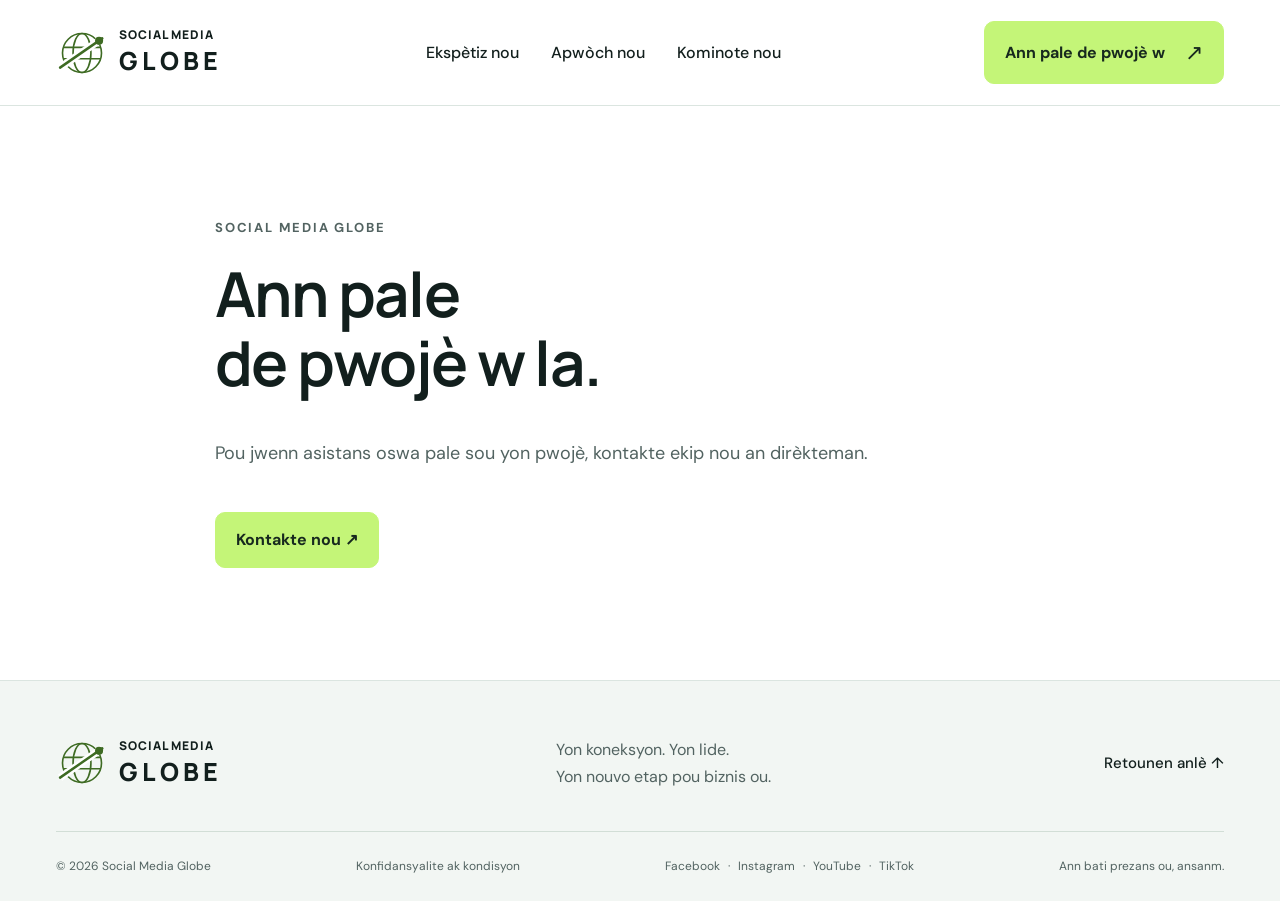
<file: account.html>
<!doctype html>
<html lang="ht">
  <head>
    <meta charset="utf-8" />
    <meta name="viewport" content="width=device-width,initial-scale=1" />
    <meta name="theme-color" content="#ffffff" />

    <link rel="icon" href="logo/favicon-source.svg" type="image/svg+xml" />

    <script src="/assets/site.min.js?v=20261018-buttons" defer></script>
    <title>Kontakte Social Media Globe | Social Media Globe</title>
    <meta
      name="description"
      content="Kontakte Social Media Globe pou pale sou pwojè dijital ou."
    />
    <link rel="canonical" href="https://socialmediaglobe.net/account.html" />
    <meta name="robots" content="noindex,follow" />
    <meta property="og:type" content="website" />
    <meta property="og:site_name" content="Social Media Globe" />
    <meta property="og:title" content="Kontakte Social Media Globe" />
    <meta
      property="og:description"
      content="Kontakte Social Media Globe pou pale sou pwojè dijital ou."
    />
    <meta
      property="og:url"
      content="https://socialmediaglobe.net/account.html"
    />
    <meta property="og:locale" content="ht_HT" />
    <meta
      property="og:image"
      content="https://socialmediaglobe.net/assets/social-preview.jpg"
    />
    <meta property="og:image:width" content="1200" />
    <meta property="og:image:height" content="630" />
    <meta
      property="og:image:alt"
      content="Social Media Globe — digital technology workspace"
    />
    <meta name="twitter:card" content="summary_large_image" />
    <meta name="twitter:title" content="Kontakte Social Media Globe" />
    <meta
      name="twitter:description"
      content="Kontakte Social Media Globe pou pale sou pwojè dijital ou."
    />
    <meta
      name="twitter:image"
      content="https://socialmediaglobe.net/assets/social-preview.jpg"
    />
    <link
      rel="preload"
      href="/assets/fonts/dm-sans-latin.woff2"
      as="font"
      type="font/woff2"
      crossorigin
    />
    <link
      rel="preload"
      href="/assets/fonts/manrope-latin.woff2"
      as="font"
      type="font/woff2"
      crossorigin
    />
    <link rel="stylesheet" href="/assets/site.min.css?v=20261018-buttons" />
  </head>
  <body id="top">
    <a class="skip" href="#main">Ale nan kontni an</a>
    <div class="scroll-progress" aria-hidden="true"></div>
    <header class="header">
      <div class="wrap nav">
        <a class="brand" href="/"
          ><img src="logo-icon.svg" width="52" height="52" alt="" /><span
            >SOCIAL MEDIA<span class="brand-second">GLOBE</span></span
          ></a
        >
        <nav id="navigation" aria-label="Navigasyon prensipal">
          <a href="/#services">Ekspètiz nou</a
          ><a href="/#approach">Apwòch nou</a
          ><a href="/#social">Kominote nou</a>
        </nav>
        <a class="button nav-button primary" href="/#contact"
          >Ann pale de pwojè w <span>↗</span></a
        ><button
          class="menu-toggle"
          aria-label="Louvri meni an"
          aria-expanded="false"
          aria-controls="navigation"
        >
          <span></span><span></span>
        </button>
      </div>
    </header>
    <main id="main" class="wrap section policy">
      <p class="eyebrow">SOCIAL MEDIA GLOBE</p>
      <h1>Ann pale<br />de pwojè w la.</h1>
      <p>
        Pou jwenn asistans oswa pale sou yon pwojè, kontakte ekip nou an
        dirèkteman.
      </p>
      <a class="button primary" href="/#contact">Kontakte nou ↗</a>
    </main>
    <footer>
      <div class="wrap footer-top">
        <a class="brand" href="/"
          ><img src="logo-icon.svg" width="47" height="47" alt="" /><span
            >SOCIAL MEDIA<span class="brand-second">GLOBE</span></span
          ></a
        >
        <p>Yon koneksyon. Yon lide.<br />Yon nouvo etap pou biznis ou.</p>
        <a href="/#top">Retounen anlè ↑</a>
      </div>
      <div class="wrap footer-bottom">
        <span>© 2026 Social Media Globe</span
        ><a href="policies.html">Konfidansyalite ak kondisyon</a
        ><span class="footer-social"
          ><a
            href="https://www.facebook.com/people/Socialmediaglobe/61588999744707/"
            target="_blank"
            rel="noopener noreferrer"
            >Facebook</a
          >
          ·
          <a
            href="https://www.instagram.com/socialmediaglobe1"
            target="_blank"
            rel="noopener noreferrer"
            >Instagram</a
          >
          ·
          <a
            href="https://www.youtube.com/@socialmediaglobe"
            target="_blank"
            rel="noopener noreferrer"
            >YouTube</a
          >
          ·
          <a
            href="https://www.tiktok.com/@socialmediaglobe1"
            target="_blank"
            rel="noopener noreferrer"
            >TikTok</a
          ></span
        ><span>Ann bati prezans ou, ansanm.</span>
      </div>
    </footer>
  </body>
</html>
</file>
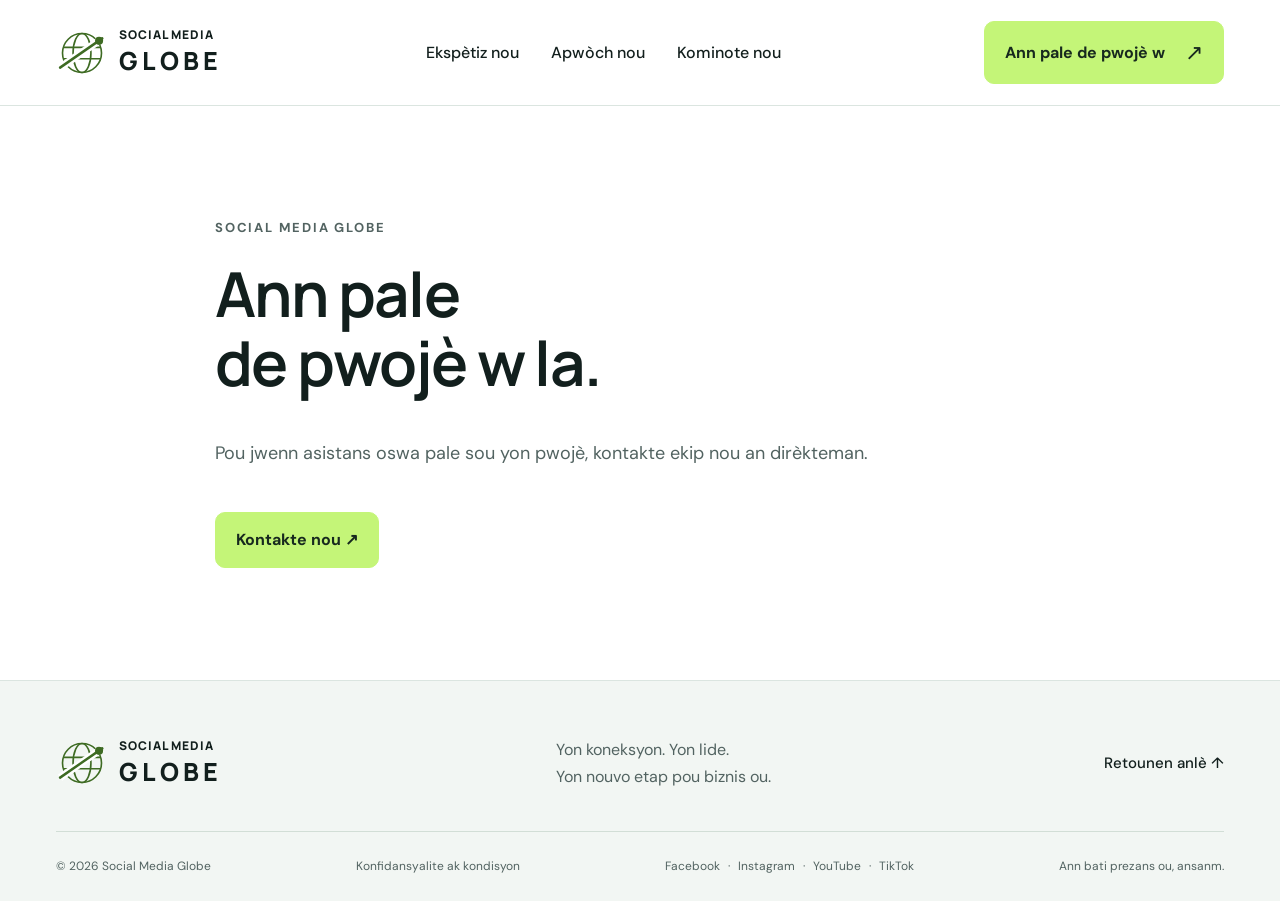
<file: admin.html>
<!doctype html>
<html lang="ht">
  <head>
    <meta charset="utf-8" />
    <meta name="viewport" content="width=device-width,initial-scale=1" />
    <meta name="theme-color" content="#ffffff" />

    <link rel="icon" href="logo/favicon-source.svg" type="image/svg+xml" />

    <script src="/assets/site.min.js?v=20261018-buttons" defer></script>
    <title>Kontakte Social Media Globe | Social Media Globe</title>
    <meta
      name="description"
      content="Kontakte Social Media Globe pou pale sou pwojè dijital ou."
    />
    <link rel="canonical" href="https://socialmediaglobe.net/admin.html" />
    <meta name="robots" content="noindex,follow" />
    <meta property="og:type" content="website" />
    <meta property="og:site_name" content="Social Media Globe" />
    <meta property="og:title" content="Kontakte Social Media Globe" />
    <meta
      property="og:description"
      content="Kontakte Social Media Globe pou pale sou pwojè dijital ou."
    />
    <meta property="og:url" content="https://socialmediaglobe.net/admin.html" />
    <meta property="og:locale" content="ht_HT" />
    <meta
      property="og:image"
      content="https://socialmediaglobe.net/assets/social-preview.jpg"
    />
    <meta property="og:image:width" content="1200" />
    <meta property="og:image:height" content="630" />
    <meta
      property="og:image:alt"
      content="Social Media Globe — digital technology workspace"
    />
    <meta name="twitter:card" content="summary_large_image" />
    <meta name="twitter:title" content="Kontakte Social Media Globe" />
    <meta
      name="twitter:description"
      content="Kontakte Social Media Globe pou pale sou pwojè dijital ou."
    />
    <meta
      name="twitter:image"
      content="https://socialmediaglobe.net/assets/social-preview.jpg"
    />
    <link
      rel="preload"
      href="/assets/fonts/dm-sans-latin.woff2"
      as="font"
      type="font/woff2"
      crossorigin
    />
    <link
      rel="preload"
      href="/assets/fonts/manrope-latin.woff2"
      as="font"
      type="font/woff2"
      crossorigin
    />
    <link rel="stylesheet" href="/assets/site.min.css?v=20261018-buttons" />
  </head>
  <body id="top">
    <a class="skip" href="#main">Ale nan kontni an</a>
    <div class="scroll-progress" aria-hidden="true"></div>
    <header class="header">
      <div class="wrap nav">
        <a class="brand" href="/"
          ><img src="logo-icon.svg" width="52" height="52" alt="" /><span
            >SOCIAL MEDIA<span class="brand-second">GLOBE</span></span
          ></a
        >
        <nav id="navigation" aria-label="Navigasyon prensipal">
          <a href="/#services">Ekspètiz nou</a
          ><a href="/#approach">Apwòch nou</a
          ><a href="/#social">Kominote nou</a>
        </nav>
        <a class="button nav-button primary" href="/#contact"
          >Ann pale de pwojè w <span>↗</span></a
        ><button
          class="menu-toggle"
          aria-label="Louvri meni an"
          aria-expanded="false"
          aria-controls="navigation"
        >
          <span></span><span></span>
        </button>
      </div>
    </header>
    <main id="main" class="wrap section policy">
      <p class="eyebrow">SOCIAL MEDIA GLOBE</p>
      <h1>Ann pale<br />de pwojè w la.</h1>
      <p>
        Pou jwenn asistans oswa pale sou yon pwojè, kontakte ekip nou an
        dirèkteman.
      </p>
      <a class="button primary" href="/#contact">Kontakte nou ↗</a>
    </main>
    <footer>
      <div class="wrap footer-top">
        <a class="brand" href="/"
          ><img src="logo-icon.svg" width="47" height="47" alt="" /><span
            >SOCIAL MEDIA<span class="brand-second">GLOBE</span></span
          ></a
        >
        <p>Yon koneksyon. Yon lide.<br />Yon nouvo etap pou biznis ou.</p>
        <a href="/#top">Retounen anlè ↑</a>
      </div>
      <div class="wrap footer-bottom">
        <span>© 2026 Social Media Globe</span
        ><a href="policies.html">Konfidansyalite ak kondisyon</a
        ><span class="footer-social"
          ><a
            href="https://www.facebook.com/people/Socialmediaglobe/61588999744707/"
            target="_blank"
            rel="noopener noreferrer"
            >Facebook</a
          >
          ·
          <a
            href="https://www.instagram.com/socialmediaglobe1"
            target="_blank"
            rel="noopener noreferrer"
            >Instagram</a
          >
          ·
          <a
            href="https://www.youtube.com/@socialmediaglobe"
            target="_blank"
            rel="noopener noreferrer"
            >YouTube</a
          >
          ·
          <a
            href="https://www.tiktok.com/@socialmediaglobe1"
            target="_blank"
            rel="noopener noreferrer"
            >TikTok</a
          ></span
        ><span>Ann bati prezans ou, ansanm.</span>
      </div>
    </footer>
  </body>
</html>
</file>
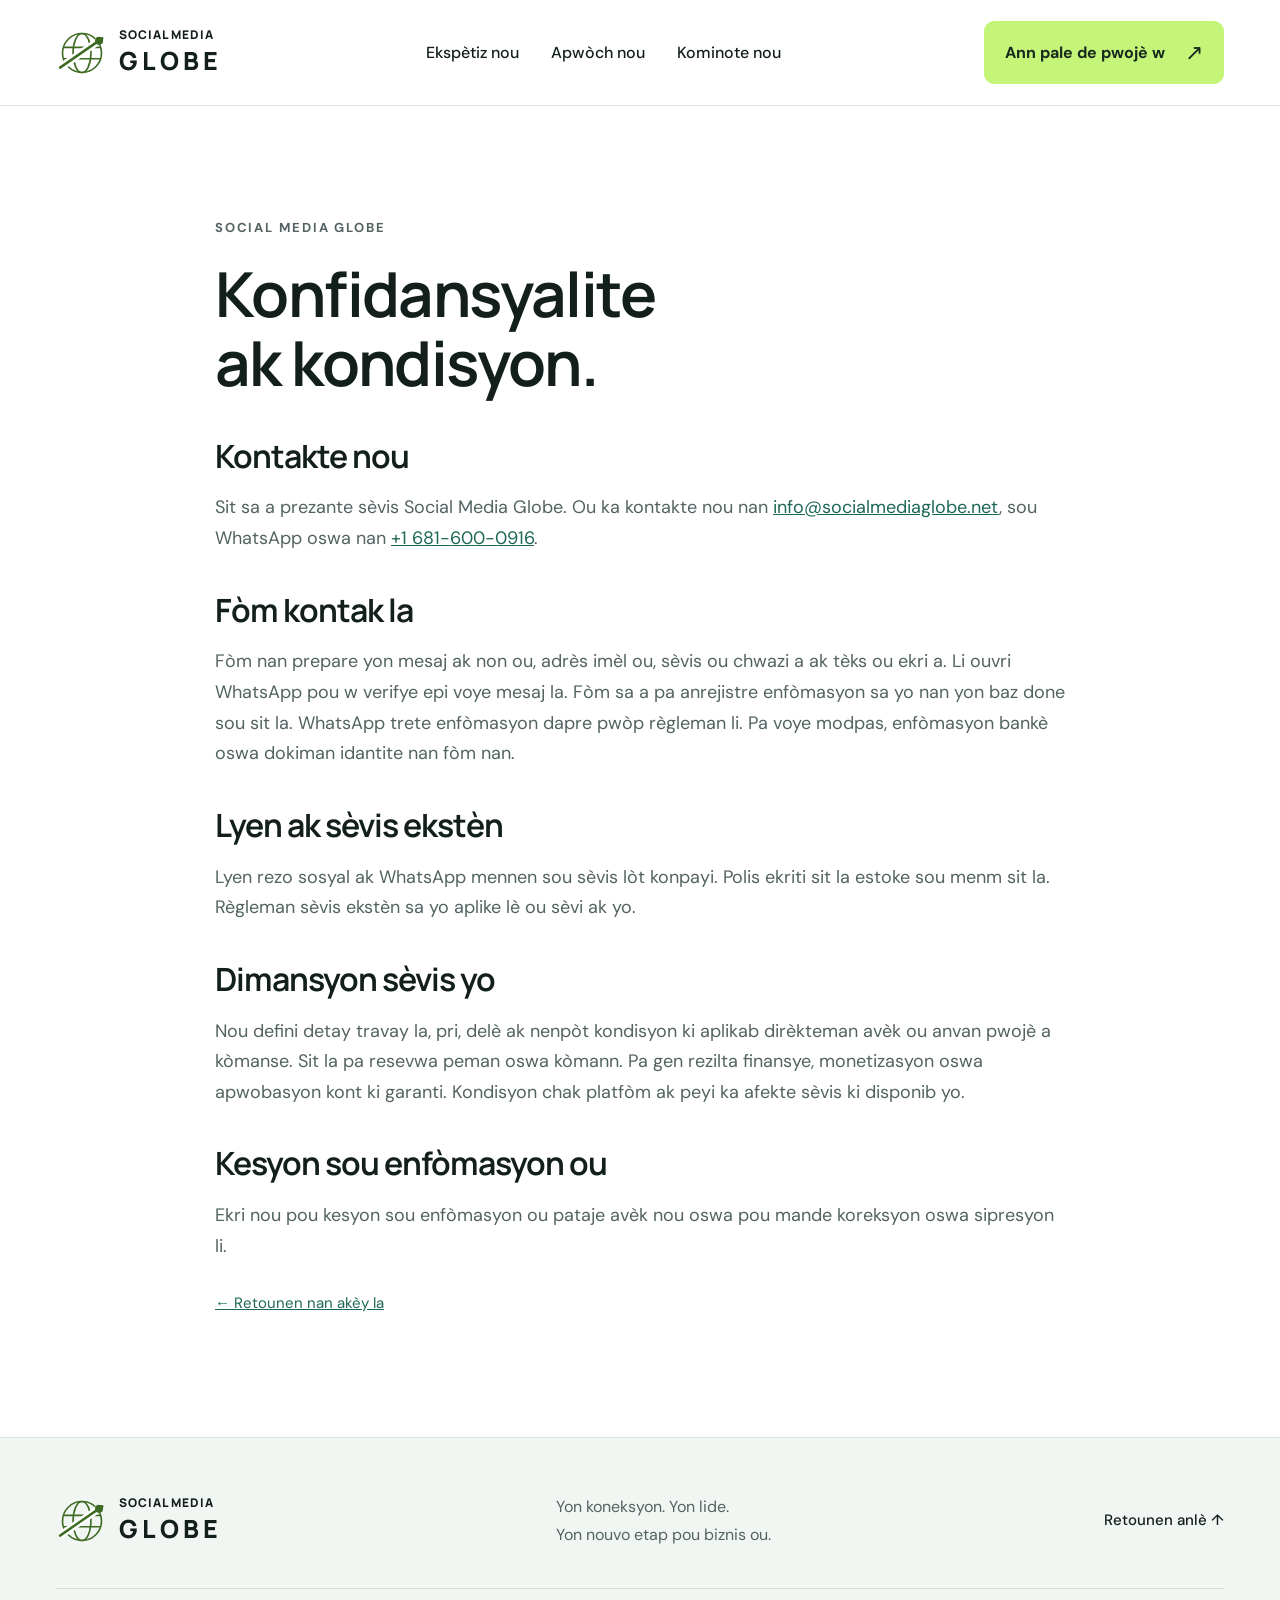
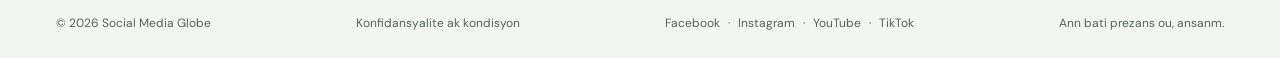
<file: policies.html>
<!doctype html>
<html lang="ht">
  <head>
    <meta charset="utf-8" />
    <meta name="viewport" content="width=device-width,initial-scale=1" />
    <meta name="theme-color" content="#ffffff" />

    <link rel="icon" href="logo/favicon-source.svg" type="image/svg+xml" />

    <script src="/assets/site.min.js?v=20261018-buttons" defer></script>
    <title>Konfidansyalite ak kondisyon | Social Media Globe</title>
    <meta
      name="description"
      content="Enfòmasyon sou kontak, konfidansyalite, sèvis ekstèn ak kondisyon sèvis Social Media Globe."
    />
    <link rel="canonical" href="https://socialmediaglobe.net/policies.html" />
    <meta name="robots" content="index,follow,max-image-preview:large" />
    <meta property="og:type" content="website" />
    <meta property="og:site_name" content="Social Media Globe" />
    <meta property="og:title" content="Konfidansyalite ak kondisyon" />
    <meta
      property="og:description"
      content="Enfòmasyon sou kontak, konfidansyalite, sèvis ekstèn ak kondisyon sèvis Social Media Globe."
    />
    <meta
      property="og:url"
      content="https://socialmediaglobe.net/policies.html"
    />
    <meta property="og:locale" content="ht_HT" />
    <meta
      property="og:image"
      content="https://socialmediaglobe.net/assets/social-preview.jpg"
    />
    <meta property="og:image:width" content="1200" />
    <meta property="og:image:height" content="630" />
    <meta
      property="og:image:alt"
      content="Social Media Globe — digital technology workspace"
    />
    <meta name="twitter:card" content="summary_large_image" />
    <meta name="twitter:title" content="Konfidansyalite ak kondisyon" />
    <meta
      name="twitter:description"
      content="Enfòmasyon sou kontak, konfidansyalite, sèvis ekstèn ak kondisyon sèvis Social Media Globe."
    />
    <meta
      name="twitter:image"
      content="https://socialmediaglobe.net/assets/social-preview.jpg"
    />
    <script type="application/ld+json">
      {
        "@context": "https://schema.org",
        "@graph": [
          {
            "@type": "Organization",
            "@id": "https://socialmediaglobe.net/#organization",
            "name": "Social Media Globe",
            "url": "https://socialmediaglobe.net/",
            "logo": {
              "@type": "ImageObject",
              "url": "https://socialmediaglobe.net/assets/brand-logo.svg",
              "width": 256,
              "height": 256
            },
            "email": "info@socialmediaglobe.net",
            "telephone": "+1-681-600-0916",
            "sameAs": [
              "https://www.facebook.com/people/Socialmediaglobe/61588999744707/",
              "https://www.instagram.com/socialmediaglobe1",
              "https://www.youtube.com/@socialmediaglobe",
              "https://www.tiktok.com/@socialmediaglobe1"
            ]
          },
          {
            "@type": "WebSite",
            "@id": "https://socialmediaglobe.net/#website",
            "url": "https://socialmediaglobe.net/",
            "name": "Social Media Globe",
            "publisher": {
              "@id": "https://socialmediaglobe.net/#organization"
            },
            "inLanguage": ["ht", "en", "fr", "es"]
          },
          {
            "@type": "WebPage",
            "url": "https://socialmediaglobe.net/policies.html",
            "name": "Konfidansyalite ak kondisyon",
            "inLanguage": "ht",
            "isPartOf": { "@id": "https://socialmediaglobe.net/#website" }
          }
        ]
      }
    </script>
    <link
      rel="preload"
      href="/assets/fonts/dm-sans-latin.woff2"
      as="font"
      type="font/woff2"
      crossorigin
    />
    <link
      rel="preload"
      href="/assets/fonts/manrope-latin.woff2"
      as="font"
      type="font/woff2"
      crossorigin
    />
    <link rel="stylesheet" href="/assets/site.min.css?v=20261018-buttons" />
  </head>
  <body id="top">
    <a class="skip" href="#main">Ale nan kontni an</a>
    <div class="scroll-progress" aria-hidden="true"></div>
    <header class="header">
      <div class="wrap nav">
        <a class="brand" href="/"
          ><img src="logo-icon.svg" width="52" height="52" alt="" /><span
            >SOCIAL MEDIA<span class="brand-second">GLOBE</span></span
          ></a
        >
        <nav id="navigation" aria-label="Navigasyon prensipal">
          <a href="/#services">Ekspètiz nou</a
          ><a href="/#approach">Apwòch nou</a
          ><a href="/#social">Kominote nou</a>
        </nav>
        <a class="button nav-button primary" href="/#contact"
          >Ann pale de pwojè w <span>↗</span></a
        ><button
          class="menu-toggle"
          aria-label="Louvri meni an"
          aria-expanded="false"
          aria-controls="navigation"
        >
          <span></span><span></span>
        </button>
      </div>
    </header>
    <main id="main" class="section wrap policy">
      <p class="eyebrow">SOCIAL MEDIA GLOBE</p>
      <h1>Konfidansyalite<br />ak kondisyon.</h1>
      <h2>Kontakte nou</h2>
      <p>
        Sit sa a prezante sèvis Social Media Globe. Ou ka kontakte nou nan
        <a href="mailto:info@socialmediaglobe.net">info@socialmediaglobe.net</a
        >, sou WhatsApp oswa nan <a href="tel:+16816000916">+1 681-600-0916</a>.
      </p>
      <h2>Fòm kontak la</h2>
      <p>
        Fòm nan prepare yon mesaj ak non ou, adrès imèl ou, sèvis ou chwazi a ak
        tèks ou ekri a. Li ouvri WhatsApp pou w verifye epi voye mesaj la. Fòm
        sa a pa anrejistre enfòmasyon sa yo nan yon baz done sou sit la.
        WhatsApp trete enfòmasyon dapre pwòp règleman li. Pa voye modpas,
        enfòmasyon bankè oswa dokiman idantite nan fòm nan.
      </p>
      <h2>Lyen ak sèvis ekstèn</h2>
      <p>
        Lyen rezo sosyal ak WhatsApp mennen sou sèvis lòt konpayi. Polis ekriti
        sit la estoke sou menm sit la. Règleman sèvis ekstèn sa yo aplike lè ou
        sèvi ak yo.
      </p>
      <h2>Dimansyon sèvis yo</h2>
      <p>
        Nou defini detay travay la, pri, delè ak nenpòt kondisyon ki aplikab
        dirèkteman avèk ou anvan pwojè a kòmanse. Sit la pa resevwa peman oswa
        kòmann. Pa gen rezilta finansye, monetizasyon oswa apwobasyon kont ki
        garanti. Kondisyon chak platfòm ak peyi ka afekte sèvis ki disponib yo.
      </p>
      <h2>Kesyon sou enfòmasyon ou</h2>
      <p>
        Ekri nou pou kesyon sou enfòmasyon ou pataje avèk nou oswa pou mande
        koreksyon oswa sipresyon li.
      </p>
      <a class="text-link" href="/">← Retounen nan akèy la</a>
    </main>
    <footer>
      <div class="wrap footer-top">
        <a class="brand" href="/"
          ><img src="logo-icon.svg" width="47" height="47" alt="" /><span
            >SOCIAL MEDIA<span class="brand-second">GLOBE</span></span
          ></a
        >
        <p>Yon koneksyon. Yon lide.<br />Yon nouvo etap pou biznis ou.</p>
        <a href="/#top">Retounen anlè ↑</a>
      </div>
      <div class="wrap footer-bottom">
        <span>© 2026 Social Media Globe</span
        ><a href="policies.html">Konfidansyalite ak kondisyon</a
        ><span class="footer-social"
          ><a
            href="https://www.facebook.com/people/Socialmediaglobe/61588999744707/"
            target="_blank"
            rel="noopener noreferrer"
            >Facebook</a
          >
          ·
          <a
            href="https://www.instagram.com/socialmediaglobe1"
            target="_blank"
            rel="noopener noreferrer"
            >Instagram</a
          >
          ·
          <a
            href="https://www.youtube.com/@socialmediaglobe"
            target="_blank"
            rel="noopener noreferrer"
            >YouTube</a
          >
          ·
          <a
            href="https://www.tiktok.com/@socialmediaglobe1"
            target="_blank"
            rel="noopener noreferrer"
            >TikTok</a
          ></span
        ><span>Ann bati prezans ou, ansanm.</span>
      </div>
    </footer>
  </body>
</html>
</file>
<file: assets/site.min.css>
@font-face{font-family:DM Sans;font-style:normal;font-weight:400 700;font-display:swap;src:url(/assets/fonts/dm-sans-latin-ext.woff2) format("woff2");unicode-range:U+0100-02BA,U+02BD-02C5,U+02C7-02CC,U+02CE-02D7,U+02DD-02FF,U+0304,U+0308,U+0329,U+1D00-1DBF,U+1E00-1E9F,U+1EF2-1EFF,U+2020,U+20A0-20AB,U+20AD-20C4,U+2113,U+2C60-2C7F,U+A720-A7FF}@font-face{font-family:DM Sans;font-style:normal;font-weight:400 700;font-display:swap;src:url(/assets/fonts/dm-sans-latin.woff2) format("woff2");unicode-range:U+0000-00FF,U+0131,U+0152-0153,U+02BB-02BC,U+02C6,U+02DA,U+02DC,U+0304,U+0308,U+0329,U+2000-206F,U+20AC,U+2122,U+2191,U+2193,U+2212,U+2215,U+FEFF,U+FFFD}@font-face{font-family:Manrope;font-style:normal;font-weight:400 800;font-display:swap;src:url(/assets/fonts/manrope-latin-ext.woff2) format("woff2");unicode-range:U+0100-02BA,U+02BD-02C5,U+02C7-02CC,U+02CE-02D7,U+02DD-02FF,U+0304,U+0308,U+0329,U+1D00-1DBF,U+1E00-1E9F,U+1EF2-1EFF,U+2020,U+20A0-20AB,U+20AD-20C4,U+2113,U+2C60-2C7F,U+A720-A7FF}@font-face{font-family:Manrope;font-style:normal;font-weight:400 800;font-display:swap;src:url(/assets/fonts/manrope-latin.woff2) format("woff2");unicode-range:U+0000-00FF,U+0131,U+0152-0153,U+02BB-02BC,U+02C6,U+02DA,U+02DC,U+0304,U+0308,U+0329,U+2000-206F,U+20AC,U+2122,U+2191,U+2193,U+2212,U+2215,U+FEFF,U+FFFD}:root{color-scheme:light;--ink: #121f1d;--muted: #526361;--green: #1d6755;--lime: #c4f578;--line: #dbe5e0;--soft: #f2f6f3;--bg: #fff;--text: var(--ink)}*{box-sizing:border-box}html{scroll-behavior:smooth;scroll-padding-top:125px}body{margin:0;background:#fff;color:var(--ink);font:18px/1.7 DM Sans,Arial,sans-serif}button,input,select,textarea{font:inherit}button,a,input,select,textarea{-webkit-tap-highlight-color:transparent}button{cursor:pointer}a{color:inherit;text-decoration:none}a:focus-visible,button:focus-visible,input:focus-visible,select:focus-visible,textarea:focus-visible,summary:focus-visible{outline:3px solid var(--green);outline-offset:5px}::selection{background:var(--lime);color:var(--ink)}img{display:block;max-width:100%}.wrap{width:min(1360px,calc(100% - 112px));margin-inline:auto}h1,h2,h3{font-family:Manrope,Arial,sans-serif;margin:0;font-weight:650;line-height:1.12;letter-spacing:-1.6px}p{margin:0}em{font-style:normal;color:var(--green)}.eyebrow{font-size:13px;letter-spacing:1.8px;font-weight:700;line-height:1.6;color:var(--green);margin-bottom:26px;display:flex;align-items:center;gap:10px}.status-dot{width:8px;height:8px;background:var(--green);border-radius:100%;box-shadow:0 0 0 5px #e5f2e6}.header{position:sticky;top:0;z-index:30;background:#ffffffed;backdrop-filter:blur(18px);border-bottom:1px solid var(--line)}.nav{min-height:105px;display:flex;align-items:center;justify-content:space-between;gap:30px}.brand{display:flex;align-items:center;gap:11px;font-size:12px;font-weight:800;letter-spacing:1px;font-family:Manrope,sans-serif;line-height:1.4;flex-shrink:0}.brand img{width:52px;height:52px}.brand-second{display:block;font-size:25px;letter-spacing:4px}.nav nav{display:flex;gap:32px;font-size:16px;font-weight:500}.nav nav a{position:relative;padding-block:14px}.nav nav a:after{content:"";position:absolute;left:0;bottom:6px;height:2px;background:var(--green);width:0;transition:width .25s}.nav nav a:hover:after,.nav nav a.current:after{width:100%}.button{display:inline-flex;align-items:center;justify-content:center;gap:24px;min-height:60px;padding:17px 25px;border-radius:10px;font-size:17px;font-weight:700;line-height:1.45;border:1px solid transparent;transition:transform .2s,background .2s,box-shadow .2s}.button span{font-size:22px;font-weight:500}.button:hover{transform:translateY(-3px);box-shadow:0 8px 24px #1d675516}.primary{background:var(--lime);color:#17291e}.primary:hover{background:#b7ee64}.secondary{background:#fff;border-color:#bdcbc3;color:var(--ink)}.secondary:hover{background:var(--soft)}.nav-button{font-size:15px;min-height:54px;padding:14px 20px;gap:16px}.menu-toggle{display:none}.scroll-progress{position:fixed;left:0;top:0;width:100%;height:3px;background:var(--green);z-index:50;transform:scaleX(0);transform-origin:left}.hero{display:grid;grid-template-columns:1fr 1fr;align-items:center;gap:58px;min-height:760px;padding-top:74px;padding-bottom:80px}.hero h1{font-size:clamp(56px,5.6vw,86px);letter-spacing:-4.5px;line-height:1.06}.hero-description{font-size:20px;line-height:1.75;color:var(--muted);max-width:540px;margin-top:28px}.actions{display:flex;gap:14px;flex-wrap:wrap;margin-top:32px}.hero-note{display:flex;align-items:center;gap:13px;font-size:15px;color:var(--muted);margin-top:32px;max-width:480px}.mini-orbit{font-size:30px;line-height:1;color:var(--green)}.hero-visual{position:relative;min-width:0;margin-left:0;margin-top:8px}.hero-photo{width:100%;height:580px;object-fit:cover;border-radius:24px;background:#102125;box-shadow:0 24px 60px #18392b15}.hero-visual:before{content:"";position:absolute;inset:-20px 22px 20px -20px;background:var(--soft);z-index:-1;border-radius:32px}.visual-caption{position:absolute;bottom:30px;left:28px;right:28px;color:#fff;display:flex;align-items:center;gap:16px;padding:20px;background:#102520b3;backdrop-filter:blur(14px);border:1px solid #ffffff30;border-radius:15px}.caption-orbit{width:52px;height:52px;background:var(--lime);border-radius:50%;display:flex;align-items:center;justify-content:center;font-size:30px;color:var(--ink);flex-shrink:0}.visual-caption div>span{display:block;font-size:11px;letter-spacing:2px;color:#dae6df}.visual-caption strong{font:600 25px/1.4 Manrope,sans-serif}.floating-chip{position:absolute;display:flex;align-items:center;gap:10px;box-shadow:0 12px 40px #0c28242b;background:#fff;border:1px solid var(--line);border-radius:12px;padding:12px 17px;font-size:14px;font-weight:600;transition:transform .3s}.floating-chip:hover{transform:translateY(-5px)}.chip-one{left:-35px;top:56px;animation:float 7s ease-in-out infinite}.chip-two{right:-20px;top:178px;animation:float 8s ease-in-out infinite reverse}.chip-icon{width:30px;height:30px;display:grid;place-items:center;color:var(--green);font-size:23px;background:#ecf7df;border-radius:7px}.image-index{position:absolute;right:18px;top:18px;font-size:9px;letter-spacing:2px;color:#d5e3d8;writing-mode:vertical-rl}.vision-strip{border-block:1px solid var(--line);background:var(--soft);padding:33px 0}.vision-strip .wrap{display:flex;align-items:center;justify-content:space-between;gap:30px}.vision-strip p{line-height:1.5;font-size:18px}.vision-strip p strong{font-family:Manrope,sans-serif;font-size:21px;font-weight:650}.vision-strip .wrap>div{font-size:16px;display:flex;align-items:center;gap:14px}.vision-strip .wrap>div span{font-size:12px;display:grid;place-items:center;border:1px solid #b8cec1;border-radius:50%;width:34px;height:34px;color:var(--green);flex-shrink:0}.section{padding-block:112px}h2{font-size:clamp(38px,3.7vw,58px);letter-spacing:-2.7px;line-height:1.15}.section-heading{display:grid;grid-template-columns:1.4fr 1fr;align-items:end;gap:80px;margin-bottom:40px}.section-heading>p{font-size:18px;color:var(--muted);max-width:450px}.filters{display:flex;gap:12px;flex-wrap:wrap;margin:42px 0 28px}.filter{background:#fff;border:1px solid var(--line);border-radius:30px;padding:12px 20px;min-height:50px;font-size:15px;font-weight:500;color:var(--muted);display:flex;align-items:center;gap:12px;transition:background .2s,color .2s}.filter.active{background:var(--ink);border-color:var(--ink);color:#fff}.filter span{font-size:11px;opacity:.7}.filter:hover{border-color:var(--green)}.services{display:grid;grid-template-columns:repeat(2,1fr);gap:20px}.service{position:relative;border:1px solid var(--line);border-radius:18px;padding:30px 32px 26px;background:#fff;transition:background .25s,border-color .25s,box-shadow .25s,transform .25s;display:grid;grid-template-columns:64px 1fr;column-gap:22px;align-content:start}.service:hover{transform:translateY(-4px);border-color:#90b5a1;box-shadow:0 15px 40px #204d3b09;background:#fcfefb}.service[hidden]{display:none}.service-top{grid-row:1/5;position:relative}.service-top svg{color:var(--green);background:#eef5ed;border-radius:14px;padding:13px;width:64px;height:64px}.service-top>span{display:block;font-size:12px;color:#73857b;text-align:center;margin-top:12px}.service-category{font-size:12px;font-weight:500;letter-spacing:.2px;color:var(--green);margin:0 0 7px}.service h3{font-size:25px;letter-spacing:-.8px;line-height:1.25;margin-bottom:14px}.service>p:not(.service-category){font-size:16px;line-height:1.75;color:var(--muted);margin-bottom:22px}.service>a{grid-column:2;display:flex;align-items:center;justify-content:space-between;font-weight:600;font-size:15px;min-height:44px;border-top:1px solid var(--line);padding-top:16px;margin-top:auto}.service>a span{font-size:22px;color:var(--green)}.service-note{margin-top:24px;font-size:13px;color:var(--muted);max-width:850px}.approach{background:var(--soft)}.approach-grid{display:grid;grid-template-columns:1fr 1fr;gap:90px;align-items:center}.strategy-image{position:relative;align-self:stretch;min-height:680px}.strategy-image>img{position:absolute;width:100%;height:100%;object-fit:cover;border-radius:22px}.photo-caption{position:absolute;left:24px;right:24px;bottom:24px;padding:22px;display:flex;align-items:center;gap:16px;border-radius:16px;background:#fffffff0;box-shadow:0 12px 35px #173f2912}.photo-caption p{font-size:15px;line-height:1.5}.photo-caption strong{font-size:20px;font-weight:600}.intro{font-size:19px;line-height:1.8;color:var(--muted);margin-top:25px}.steps{list-style:none;padding:0;margin:32px 0}.steps li{display:flex;gap:20px;border-top:1px solid #d2dfd4;padding:24px 0}.steps li>span{font-size:13px;font-weight:600;color:var(--green);padding-top:5px}.steps h3{font-size:23px;letter-spacing:-.6px;margin-bottom:10px}.steps p{font-size:16px;color:var(--muted);line-height:1.8}.social-grid{display:grid;grid-template-columns:repeat(4,1fr);gap:18px}.social-card{border:1px solid var(--line);border-radius:18px;padding:26px 25px;position:relative;overflow:hidden;transition:transform .25s,box-shadow .25s;display:flex;flex-direction:column;background:#f9fbff}.social-card:hover{transform:translateY(-7px);box-shadow:0 18px 40px #122e2412}.social-top{display:flex;align-items:center;justify-content:space-between;margin-bottom:34px}.social-symbol{font:700 30px Arial,sans-serif;background:#fff;width:55px;height:55px;border-radius:16px;display:grid;place-items:center;box-shadow:0 4px 14px #173b2110}.social-arrow{font-size:27px;color:#465b51}.social-card h3{font-size:27px;letter-spacing:-.8px;margin-bottom:16px}.social-description{font-size:16px;color:var(--muted);margin-bottom:18px;flex:1}.social-handle{font-size:12px;color:var(--muted);overflow-wrap:anywhere;letter-spacing:.1px}.social-follow{border-top:1px solid #d5dfdc;margin-top:22px;padding-top:18px;display:flex;justify-content:space-between;align-items:center;font-size:14px;font-weight:600;gap:10px}.facebook{background:#edf4ff}.facebook .social-symbol{color:#0866ff}.instagram{background:#fff1f3}.instagram .social-symbol{color:#c02a69}.youtube{background:#fff3ef}.youtube .social-symbol{color:#d42a22}.tiktok{background:#edf8f7}.tiktok .social-symbol{color:#123e42}.faq-section{background:#fafbf8;border-block:1px solid var(--line)}.faq-grid{display:grid;grid-template-columns:.9fr 1.1fr;gap:90px}.faq-list details{border-bottom:1px solid #d4dfd7}.faq-list summary{list-style:none;cursor:pointer;padding:23px 0;display:flex;justify-content:space-between;gap:30px;font:600 20px/1.5 Manrope,sans-serif;letter-spacing:-.4px}.faq-list summary::-webkit-details-marker{display:none}.faq-list summary span{font-size:28px;color:var(--green);line-height:1;transition:transform .2s}.faq-list details[open] summary span{transform:rotate(45deg)}.faq-list details>p{font-size:17px;color:var(--muted);padding:0 30px 26px 0}.contact{background:#fff}.contact-grid{display:grid;grid-template-columns:1fr 1fr;gap:90px;align-items:start}.contact-copy{padding-top:24px}.contact-copy .intro{max-width:470px}.direct-whatsapp{margin-top:32px}.contact-links{display:flex;flex-direction:column;gap:26px;margin-top:38px}.contact-links a{display:flex;flex-direction:column;gap:5px;align-items:flex-start}.contact-links span{font-size:12px;font-weight:600;letter-spacing:1.7px;color:var(--green)}.contact-links strong{font-size:21px;font-weight:500;overflow-wrap:anywhere;max-width:100%}.contact-links a:hover{color:var(--green)}.contact-small{font-size:15px;color:var(--muted);margin-top:40px;line-height:1.8}form{background:var(--soft);padding:38px;border-radius:22px;border:1px solid var(--line)}form h3{font-size:26px;letter-spacing:-.8px;margin-bottom:28px}.form-row{display:grid;grid-template-columns:1fr 1fr;gap:18px}label{display:block;font-size:15px;font-weight:500;color:#293c33;margin-bottom:22px}input,textarea,select{display:block;width:100%;min-width:0;min-height:55px;border:1px solid #c9d5cc;border-radius:9px;background:#fff;color:var(--ink);padding:14px;font:400 16px/1.5 DM Sans,sans-serif;margin-top:9px;transition:border-color .2s}input:hover,select:hover,textarea:hover{border-color:#739783}textarea{resize:vertical;min-height:140px}input::placeholder,textarea::placeholder{color:#6a7970}.form-note{font-size:13px;line-height:1.8;color:var(--muted);margin-bottom:22px}form .button{width:100%;justify-content:space-between;font-size:16px}.form-status{font-size:15px;color:var(--green);margin-top:17px}.form-status:empty{display:none}.email-fallback{display:inline-block;font-size:14px;color:var(--green);margin-top:20px;text-decoration:underline;text-underline-offset:4px}footer{border-top:1px solid var(--line);padding:55px 0 25px;background:var(--soft)}.footer-top{display:flex;justify-content:space-between;align-items:center;gap:35px;padding-bottom:40px}.footer-top p{font-size:16px;line-height:1.7;color:var(--muted)}.footer-top>a:last-child{font-size:15px;font-weight:500}.footer-bottom{display:flex;justify-content:space-between;gap:20px;flex-wrap:wrap;border-top:1px solid #d2ded6;padding-top:24px;font-size:12px;color:var(--muted)}.footer-social{display:flex;gap:8px;flex-wrap:wrap}.skip{position:fixed;top:-200px;left:20px;z-index:100;background:var(--lime);padding:15px}.skip:focus{top:10px}.sr-only{position:absolute;width:1px;height:1px;overflow:hidden;clip-path:inset(50%);white-space:nowrap}.mobile-contact{display:none}.policy{max-width:850px}.policy h1{font-size:62px;margin-bottom:40px}.policy h2{font-size:32px;margin:38px 0 18px;letter-spacing:-1px}.policy p{margin-bottom:20px;color:var(--muted)}.policy a:not(.button){color:var(--green);text-decoration:underline}.policy .button{margin-top:24px}.reveal-in{animation:reveal .7s both}@keyframes reveal{0%{opacity:.35;transform:translateY(22px)}to{opacity:1;transform:translateY(0)}}@keyframes float{0%,to{translate:0 0}50%{translate:0 -10px}}@media(min-width:1700px){.hero{min-height:850px}.hero-photo{height:630px}}@media(max-width:1200px){.wrap{width:calc(100% - 72px)}.nav{gap:20px}.nav nav{gap:22px;font-size:15px}.nav-button{font-size:14px;gap:12px;padding-inline:17px}.hero{gap:35px;padding-top:60px}.hero h1{font-size:65px;letter-spacing:-3.5px}.hero-description{font-size:18px}.hero-photo{height:570px}.chip-one{left:-18px}.chip-two{right:-12px;font-size:12px}.actions .button{font-size:15px;gap:15px;padding-inline:20px}.approach-grid,.contact-grid,.faq-grid,.section-heading{gap:55px}.service{padding:25px;grid-template-columns:50px 1fr;gap:15px}.service-top svg{width:50px;height:50px;padding:10px}.service h3{font-size:23px}.social-card{padding:22px 19px}.social-card h3{font-size:24px}.social-handle{font-size:11px}.social-follow{font-size:12px}.vision-strip .wrap{gap:18px}.vision-strip .wrap>div{font-size:14px;gap:9px}.vision-strip p{font-size:16px}.vision-strip p strong{font-size:18px}.form-row{grid-template-columns:1fr;gap:0}form{padding:30px}}@media(max-width:980px){.nav nav{display:none;order:4;flex-basis:100%;flex-direction:column;gap:0;padding:0 0 20px}.nav nav.open{display:flex}.nav{flex-wrap:wrap;min-height:92px}.nav-button{margin-left:auto}.menu-toggle{background:#fff;border:1px solid var(--line);border-radius:9px;min-width:48px;min-height:48px;display:flex;flex-direction:column;gap:6px;justify-content:center;align-items:center;order:3}.menu-toggle span{height:2px;width:20px;background:var(--ink);transition:transform .2s}.menu-toggle[aria-expanded=true] span:first-child{transform:translateY(4px) rotate(45deg)}.menu-toggle[aria-expanded=true] span:last-child{transform:translateY(-4px) rotate(-45deg)}.hero{min-height:0;gap:35px}.hero h1{font-size:58px;letter-spacing:-3px}.hero-photo{height:540px}.hero-description{font-size:18px}.eyebrow{font-size:11px;letter-spacing:1px}.hero-note{font-size:13px}.floating-chip{font-size:11px;padding:9px 11px}.visual-caption{left:18px;right:18px;bottom:18px;padding:15px;gap:12px}.visual-caption strong{font-size:21px}.caption-orbit{width:42px;height:42px;font-size:24px}.vision-strip .wrap{display:grid;grid-template-columns:1fr 1fr;gap:25px}.vision-strip .wrap>div{font-size:16px}.section{padding-block:80px}.section-heading{grid-template-columns:1fr;gap:25px}.section-heading>p{max-width:650px}.approach-grid{gap:40px}.approach h2{font-size:40px}.intro{font-size:17px}.steps h3{font-size:20px}.steps p{font-size:15px}.strategy-image{min-height:670px}.photo-caption{left:15px;right:15px;padding:16px}.photo-caption p{font-size:12px}.photo-caption strong{font-size:15px}.social-grid{grid-template-columns:repeat(2,1fr)}.social-card{padding:28px}.social-card h3{font-size:28px}.social-follow{font-size:15px}.social-handle{font-size:13px}.faq-grid{grid-template-columns:1fr;gap:35px}.contact-grid{gap:35px}.contact h2{font-size:42px}.contact-links strong{font-size:18px}.direct-whatsapp{font-size:14px;padding-inline:18px;gap:15px}.footer-top{flex-wrap:wrap}.footer-bottom{font-size:12px}}@media(max-width:700px){html{scroll-padding-top:105px}.wrap{width:calc(100% - 40px)}body{font-size:17px}.header .wrap{width:calc(100% - 32px)}.nav{min-height:84px;gap:14px}.brand{font-size:10px;gap:8px}.brand img{width:43px;height:43px}.brand-second{font-size:20px;letter-spacing:3px}.nav-button{display:none}.menu-toggle{margin-left:auto;min-width:48px;min-height:48px}.nav nav{font-size:18px;padding:0 5px 20px}.nav nav a{padding-block:12px}.hero{grid-template-columns:1fr;gap:46px;padding-top:44px;padding-bottom:46px}.hero h1{font-size:clamp(46px,11vw,70px);line-height:1.09;letter-spacing:-2.8px}.eyebrow{font-size:11px;letter-spacing:1.1px;margin-bottom:22px}.hero-description{font-size:18px;margin-top:24px;max-width:520px}.actions{margin-top:28px;display:grid;grid-template-columns:1fr}.actions .button{width:100%;font-size:17px;justify-content:space-between;min-height:58px}.hero-note{font-size:14px;margin-top:24px;gap:12px}.hero-visual{margin:0 4px}.hero-photo{height:390px;border-radius:18px}.hero-visual:before{inset:-12px 14px 12px -10px;border-radius:22px}.chip-one{top:30px;left:-8px;font-size:12px}.chip-two{top:110px;right:-8px;font-size:12px}.visual-caption strong{font-size:24px}.visual-caption div>span{font-size:10px}.image-index{font-size:8px;right:12px}.vision-strip{padding:28px 0}.vision-strip .wrap{grid-template-columns:1fr;gap:20px}.vision-strip p{font-size:18px;line-height:1.5;padding-bottom:8px}.vision-strip p br{display:none}.vision-strip p strong{font-size:18px}.vision-strip .wrap>div{font-size:16px;gap:14px}.vision-strip .wrap>div span{width:30px;height:30px}.section{padding-block:66px}h2{font-size:clamp(34px,8.5vw,46px);line-height:1.16;letter-spacing:-1.8px}.section-heading{margin-bottom:30px;gap:22px}.section-heading>p{font-size:17px;line-height:1.8}.filters{gap:10px;margin-top:30px}.filter{font-size:13px;padding:10px 14px;gap:8px;min-height:46px}.filter span{font-size:10px}.services{grid-template-columns:1fr;gap:16px}.service{padding:25px 22px 22px;grid-template-columns:48px 1fr;gap:14px}.service-top svg{height:48px;width:48px}.service h3{font-size:23px;line-height:1.3}.service-category{font-size:11px}.service>p:not(.service-category){font-size:16px;line-height:1.8;margin-bottom:15px}.service>a{font-size:15px}.service-note{font-size:13px;line-height:1.8}.approach-grid,.contact-grid{grid-template-columns:1fr;gap:38px}.strategy-image{min-height:360px}.photo-caption{left:18px;right:18px;bottom:18px;padding:18px}.photo-caption p{font-size:14px}.photo-caption strong{font-size:18px}.approach h2{font-size:40px}.intro{font-size:17px}.steps{margin-top:26px}.steps h3{font-size:22px}.steps p{font-size:16px}.approach-copy>.button{font-size:16px;width:100%;justify-content:space-between;gap:15px}.social-grid{gap:14px}.social-card{padding:22px 18px;border-radius:15px}.social-top{margin-bottom:24px}.social-symbol{width:47px;height:47px;font-size:27px;border-radius:13px}.social-arrow{font-size:24px}.social-card h3{font-size:23px}.social-description{font-size:14px;line-height:1.7}.social-handle{font-size:11px}.social-follow{font-size:12px;padding-top:17px;gap:4px}.faq-grid{gap:25px}.faq-list summary{font-size:18px;padding-block:22px;gap:20px}.faq-list details>p{font-size:16px}.contact h2{font-size:42px}.contact-copy{padding-top:0}.direct-whatsapp{font-size:17px;width:100%;justify-content:space-between;gap:10px}.contact-links{gap:24px;margin-top:30px}.contact-links strong{font-size:20px}.contact-small{margin-top:28px;font-size:14px}form{padding:26px 21px;border-radius:18px}form h3{font-size:25px;line-height:1.3}.form-row{grid-template-columns:1fr}label{font-size:15px}input,textarea,select{font-size:16px}.form-note{font-size:13px}form .button{font-size:16px;padding-inline:16px;gap:12px}.email-fallback{font-size:14px}.footer-top{display:flex;align-items:flex-start;flex-wrap:wrap;gap:28px}.footer-top .brand{font-size:12px}.footer-top .brand-second{font-size:24px}.footer-top p{font-size:15px;flex-basis:100%}.footer-top>a:last-child{font-size:15px}.footer-bottom{display:flex;flex-direction:column;gap:17px;font-size:13px}.footer-social{gap:10px}footer{padding-bottom:110px}.mobile-contact{position:fixed;bottom:16px;left:20px;right:20px;z-index:25;display:flex;justify-content:space-between;align-items:center;min-height:58px;background:var(--ink);color:#fff;padding:16px 22px;border-radius:13px;font-size:16px;font-weight:600;box-shadow:0 8px 30px #152f263b;transition:translate .25s,opacity .25s}.mobile-contact span{color:var(--lime);font-size:22px}.mobile-contact.hide{translate:0 120px;opacity:0;pointer-events:none}.policy h1{font-size:42px;letter-spacing:-2px}.policy h2{font-size:28px}.policy p{font-size:17px}}@media(max-width:370px){.wrap{width:calc(100% - 32px)}.hero h1{font-size:45px}.hero-photo{height:350px}.hero-description{font-size:17px}.floating-chip{font-size:11px}.chip-two{right:-6px}.service{padding:22px 18px;grid-template-columns:1fr}.service-top{grid-row:auto;display:flex;align-items:center;justify-content:space-between}.service-top>span{margin:0}.service>*{grid-column:1!important}.service h3{font-size:24px}.service>p:not(.service-category){font-size:16px}.social-grid{grid-template-columns:1fr}.social-card h3{font-size:28px}.social-description{font-size:17px}.social-handle{font-size:13px}.social-follow{font-size:16px}.contact h2{font-size:36px}.contact-links strong{font-size:18px}form{padding:24px 17px}.filters{gap:8px}.filter{font-size:12px;padding:10px 12px}.mobile-contact{left:16px;right:16px}}@media(prefers-reduced-motion:reduce){html{scroll-behavior:auto}*,*:before,*:after{animation:none!important;transition:none!important}}.service-bullets{grid-column:2;list-style:none;padding:0;display:grid;gap:10px;margin:0 0 22px}.service-bullets li{display:flex;align-items:center;gap:10px;font-size:15px;font-weight:500;line-height:1.5;color:#284c3b}.point-check{width:23px;height:23px;background:#eaf5e8;border-radius:50%;display:grid;place-items:center;flex-shrink:0}.point-check svg{width:15px;height:15px;stroke:#367c52;stroke-width:2}.service-top svg{stroke-width:1.65}.brand-icon{display:block;width:30px;height:30px}.social-symbol{width:60px;height:60px;border-radius:17px}.service>p:not(.service-category){margin-bottom:18px}.vision-strip .wrap>div span{background:#e5efdc;color:#2f6249;border-color:#cadfbd;font-weight:700}.steps li>span{display:grid;place-items:center;flex-shrink:0;border-radius:12px;background:#e2efda;width:43px;height:43px;padding:0;margin-top:1px;font-size:14px}.steps li{gap:18px}.hero-note .mini-orbit{background:#edf5e7;border-radius:50%;width:40px;height:40px;display:grid;place-items:center;flex-shrink:0}.brand-icon{transition:transform .25s}.social-card:hover .brand-icon{transform:scale(1.08)}@media(max-width:700px){.service-bullets li{font-size:15px}.service-bullets{gap:11px}.social-symbol{width:52px;height:52px}.brand-icon{width:29px;height:29px}}.platform-stack{display:flex;flex-direction:column;align-items:center;gap:9px}.platform-badge{display:grid;place-items:center;width:64px;height:64px;background:#fff;border:1px solid #dde7df;border-radius:15px;box-shadow:0 4px 12px #16453108}.service-top .service-platform-logo{display:block;width:38px;height:38px;stroke:none;fill:currentColor;padding:0;border-radius:0;background:none}.multi-platform .platform-badge{width:44px;height:44px;border-radius:12px}.service-top .multi-platform .service-platform-logo{width:26px;height:26px}.service:hover .platform-badge{border-color:#afc8b8}@media(max-width:1200px){.platform-badge{width:50px;height:50px;border-radius:13px}.service-top .service-platform-logo{width:32px;height:32px}.multi-platform .platform-badge{width:38px;height:38px}.service-top .multi-platform .service-platform-logo{width:24px;height:24px}}@media(max-width:700px){.platform-badge{width:48px;height:48px}.service-top .service-platform-logo{width:30px;height:30px}}@media(max-width:370px){.platform-stack{flex-direction:row}.multi-platform .platform-badge{width:42px;height:42px}.service-top .multi-platform .service-platform-logo{width:26px;height:26px}}.filter span{opacity:1;color:#526361}.filter.active span{color:#e2ece4}.service-top>span{color:#52685c}.service>a.service-cta{background:#1d6755;color:#fff;border:1px solid #1d6755;border-radius:10px;padding:13px 17px;min-height:56px;gap:12px;justify-content:flex-start;transition:background .2s,transform .2s}.service>a.service-cta:hover{background:#134b3e;transform:translateY(-2px)}.service>a.service-cta .whatsapp-icon{width:21px;height:21px;flex-shrink:0;fill:currentColor;stroke:none}.service>a.service-cta .service-cta-label{font-size:15px;line-height:1.5;font-weight:600;color:inherit}.service>a.service-cta .service-cta-arrow{font-size:22px;color:#c4f578;margin-left:auto;flex-shrink:0}.service.ai-service{grid-column:1/-1;background:#f2f8ec;border-color:#c8dcc0}.ai-service>p:not(.service-category){max-width:830px}.ai-service .service-bullets{display:flex;flex-wrap:wrap;gap:15px 28px}.ai-service>a.service-cta{max-width:390px;width:100%}@media(max-width:700px){.ai-service .service-bullets{display:grid;gap:12px}.service>a.service-cta{padding:12px;gap:9px}.service>a.service-cta .service-cta-label{font-size:14px}.ai-service>a.service-cta{max-width:100%}}.button,.button.primary,.button.secondary,.service>a.service-cta,.mobile-contact{background:#c4f578;color:#17291e;border:1px solid #c4f578;border-radius:10px;min-height:56px;padding:14px 20px;font-size:16px;font-weight:700;line-height:1.5;gap:20px}.button:hover,.button.primary:hover,.button.secondary:hover,.service>a.service-cta:hover,.mobile-contact:hover{background:#b7ee64;border-color:#b7ee64;color:#17291e;transform:translateY(-2px)}.service>a.service-cta{justify-content:space-between}.service>a.service-cta .service-cta-label{font-size:16px;font-weight:700;color:inherit}.service>a.service-cta .service-cta-arrow,.mobile-contact span{color:inherit;font-size:22px}.nav-button{min-height:56px}.menu-toggle{background:#c4f578;border-color:#c4f578;border-radius:10px}.filter{border-radius:10px;background:#edf8db;border-color:#d2e6b6;color:#17291e}.filter.active{background:#c4f578;border-color:#89ad58;color:#17291e;box-shadow:0 0 0 1px #89ad58}.filter.active span{color:#17291e}.language-links a{border-radius:10px}.language-links a[aria-current=page]{background:#c4f578;color:#17291e;border-color:#a4c974}@media(max-width:700px){.service>a.service-cta{padding:14px 16px;gap:15px}.service>a.service-cta .service-cta-label{font-size:16px}.actions .button,.direct-whatsapp{font-size:16px}}.language-links{display:flex;flex-wrap:wrap;gap:9px;margin:20px 0 32px}.language-links a{display:inline-flex;align-items:center;justify-content:center;min-height:44px;padding:9px 17px;border:1px solid #cbdad1;border-radius:8px;font-size:15px;font-weight:500;background:#fff}.language-links a[aria-current=page]{background:#173f32;color:#fff;border-color:#173f32}.language-links a:hover{border-color:#1d6755}.guide-breadcrumb{display:flex;flex-wrap:wrap;align-items:center;gap:11px;font-size:14px;color:var(--muted);margin-bottom:22px}.guide-breadcrumb a{text-decoration:underline;text-underline-offset:4px}.guide-hero{padding-top:45px;padding-bottom:65px;max-width:1100px}.guide-hero h1,.ai-page-hero h1{font-size:clamp(40px,4.7vw,67px);letter-spacing:-2.7px;line-height:1.15;max-width:1000px}.guide-intro{display:grid;grid-template-columns:1fr 1fr;gap:35px;margin:30px 0}.guide-intro p,.guide-service>p,.ai-editorial-section p{font-size:18px;line-height:1.85;color:var(--muted);margin:20px 0}.guide-content{display:grid;grid-template-columns:300px minmax(0,1fr);gap:80px;padding-bottom:70px}.guide-toc{align-self:start;position:sticky;top:130px;border:1px solid var(--line);background:#f5f8f4;border-radius:15px;padding:22px}.guide-toc h2{font-size:21px;line-height:1.4;letter-spacing:-.6px;margin-bottom:17px}.guide-toc nav{display:grid;gap:2px}.guide-toc a{font-size:14px;line-height:1.6;padding:11px 0;border-top:1px solid var(--line);display:flex;justify-content:space-between;gap:10px}.guide-toc a span{color:var(--green);flex-shrink:0}.guide-service{border-top:1px solid var(--line);padding:36px 0;scroll-margin-top:130px}.guide-service h2,.ai-editorial-section h2{font-size:34px;line-height:1.2;letter-spacing:-1.2px}.guide-service h3{font-size:25px;margin-top:30px}.guide-service .eyebrow{margin-bottom:16px}.guide-contact,.service-guide-link a{display:inline-flex;align-items:center;min-height:44px;font-size:16px;font-weight:600;color:var(--green)}.guide-service .button{margin-top:12px}.service-guide-link{margin:0 0 24px}.guide-cta{padding:38px;border:1px solid #d6e4d5;border-radius:18px;background:#eef5e8;margin-bottom:70px;display:flex;align-items:center;gap:25px;flex-wrap:wrap}.guide-cta h2{font-size:32px;letter-spacing:-1px;flex:1;min-width:220px}.guide-cta>a:not(.button){font-size:16px;overflow-wrap:anywhere}.ai-page-hero{padding-block:45px 70px}.ai-page-grid{display:grid;grid-template-columns:1.1fr 1fr;align-items:center;gap:65px}.ai-page-grid>img{width:100%;height:460px;object-fit:cover;border-radius:20px}.ai-page-grid .intro{margin-bottom:30px;font-size:19px}.ai-editorial{max-width:1000px;padding-bottom:40px}.ai-editorial-section{display:grid;grid-template-columns:44px minmax(0,1fr);gap:25px;padding:35px 0;border-top:1px solid var(--line)}.ai-editorial-section>span{display:grid;place-items:center;width:40px;height:40px;border-radius:10px;background:#eaf2e5;color:var(--green);font-size:14px}.home-ai{background:#f6f8f3;border-block:1px solid var(--line)}.ai-points{padding:0;list-style:none;margin:25px 0 30px;display:grid;gap:12px}.ai-points li{display:flex;align-items:flex-start;gap:12px;font-size:17px}.ai-points li:before{content:"\2713";color:var(--green);font-weight:700;background:#e0efd5;width:25px;height:25px;line-height:25px;border-radius:50%;text-align:center;flex-shrink:0}.seo-footer-links{border-top:1px solid var(--line);padding-top:25px}.seo-footer-links>a{display:inline-flex;min-height:44px;align-items:center;font-size:15px;font-weight:500;color:var(--green);margin-right:30px}.seo-footer-links>p{margin-top:15px;font-size:14px;color:var(--muted)}.seo-footer-links .language-links{margin-top:12px}.text-link{display:inline-flex;align-items:center;min-height:44px;font-size:15px;color:var(--green)}@media(max-width:1100px){.guide-content{grid-template-columns:260px minmax(0,1fr);gap:40px}.ai-page-grid{gap:35px}.ai-page-hero h1{font-size:46px}.ai-page-grid>img{height:440px}}@media(max-width:800px){.guide-content,.guide-intro,.ai-page-grid{grid-template-columns:1fr;gap:28px}.guide-toc{position:static}.guide-content{padding-bottom:30px}.guide-hero{padding-top:32px;padding-bottom:40px}.guide-hero h1,.ai-page-hero h1{font-size:42px;letter-spacing:-1.7px}.guide-service h2,.ai-editorial-section h2{font-size:30px}.guide-intro p,.guide-service>p,.ai-editorial-section p{font-size:17px}.guide-intro{gap:0}.guide-intro p{margin:12px 0}.ai-page-hero{padding-block:30px 45px}.ai-page-grid>img{height:330px}.ai-page-grid .intro{font-size:18px}.ai-editorial-section{grid-template-columns:1fr;gap:20px}.guide-cta{padding:25px;margin-bottom:50px;gap:20px;display:block}.guide-cta h2{margin-bottom:22px}.guide-cta .button{margin:0 0 14px;display:flex;font-size:16px}.guide-cta>a:not(.button){display:block}.home-ai .ai-page-grid>img{height:310px}.language-links a{font-size:14px;padding-inline:14px}.guide-breadcrumb{font-size:13px}.ai-points li{font-size:16px}.guide-service .button{font-size:16px;width:100%;justify-content:space-between}.seo-footer-links>a{font-size:15px;margin-right:10px;min-height:48px}}@media(max-width:370px){.guide-hero h1,.ai-page-hero h1{font-size:36px}.guide-service h2,.ai-editorial-section h2{font-size:27px}.language-links a{font-size:13px;padding:9px 11px}}
</file>
